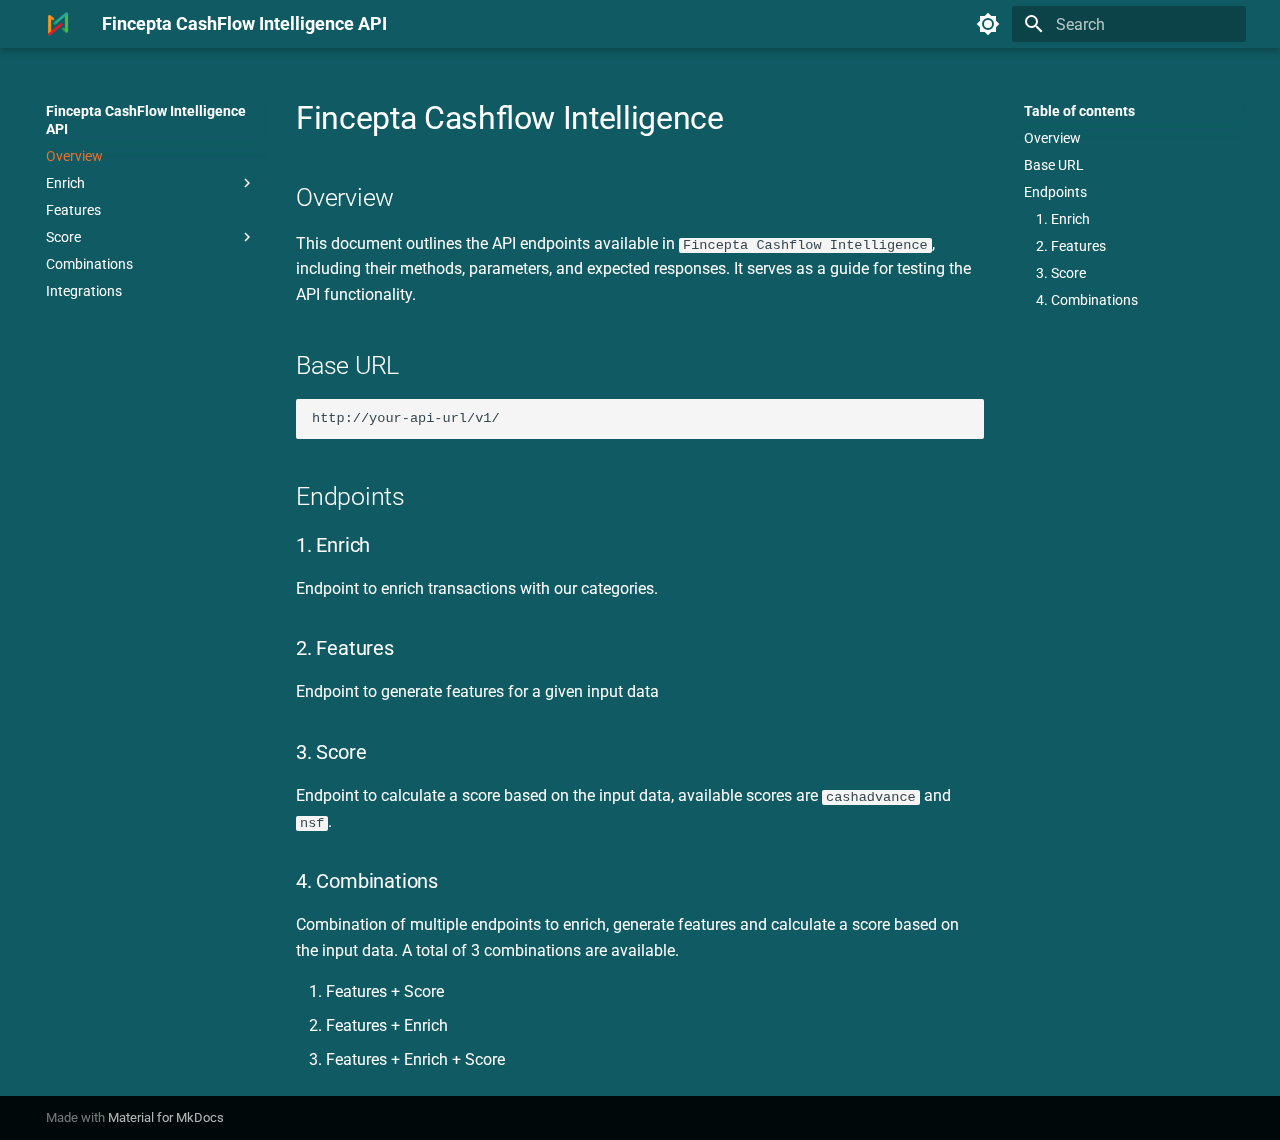
<file: index.html>
<!doctype html>
<html lang="en" class="no-js">
  <head>
    
      <meta charset="utf-8">
      <meta name="viewport" content="width=device-width,initial-scale=1">
      
      
      
      
      
        <link rel="next" href="enrich/">
      
      
      <link rel="icon" href="assets/images/favicon.png">
      <meta name="generator" content="mkdocs-1.6.1, mkdocs-material-9.5.48">
    
    
      
        <title>Fincepta CashFlow Intelligence API</title>
      
    
    
      <link rel="stylesheet" href="assets/stylesheets/main.6f8fc17f.min.css">
      
        
        <link rel="stylesheet" href="assets/stylesheets/palette.06af60db.min.css">
      
      


    
    
      
    
    
      
        
        
        <link rel="preconnect" href="https://fonts.gstatic.com" crossorigin>
        <link rel="stylesheet" href="https://fonts.googleapis.com/css?family=Roboto:300,300i,400,400i,700,700i%7CAttentica+4F:400,400i,700,700i&display=fallback">
        <style>:root{--md-text-font:"Roboto";--md-code-font:"Attentica 4F"}</style>
      
    
    
      <link rel="stylesheet" href="stylesheets/extra.css">
    
    <script>__md_scope=new URL(".",location),__md_hash=e=>[...e].reduce(((e,_)=>(e<<5)-e+_.charCodeAt(0)),0),__md_get=(e,_=localStorage,t=__md_scope)=>JSON.parse(_.getItem(t.pathname+"."+e)),__md_set=(e,_,t=localStorage,a=__md_scope)=>{try{t.setItem(a.pathname+"."+e,JSON.stringify(_))}catch(e){}}</script>
    
      

    
    
    
  </head>
  
  
    
    
      
    
    
    
    
    <body dir="ltr" data-md-color-scheme="fincepta-dark" data-md-color-primary="indigo" data-md-color-accent="indigo">
  
    
    <input class="md-toggle" data-md-toggle="drawer" type="checkbox" id="__drawer" autocomplete="off">
    <input class="md-toggle" data-md-toggle="search" type="checkbox" id="__search" autocomplete="off">
    <label class="md-overlay" for="__drawer"></label>
    <div data-md-component="skip">
      
        
        <a href="#fincepta-cashflow-intelligence" class="md-skip">
          Skip to content
        </a>
      
    </div>
    <div data-md-component="announce">
      
    </div>
    
    
      

  

<header class="md-header md-header--shadow" data-md-component="header">
  <nav class="md-header__inner md-grid" aria-label="Header">
    <a href="." title="Fincepta CashFlow Intelligence API" class="md-header__button md-logo" aria-label="Fincepta CashFlow Intelligence API" data-md-component="logo">
      
  <img src="images/logo.png" alt="logo">

    </a>
    <label class="md-header__button md-icon" for="__drawer">
      
      <svg xmlns="http://www.w3.org/2000/svg" viewBox="0 0 24 24"><path d="M3 6h18v2H3zm0 5h18v2H3zm0 5h18v2H3z"/></svg>
    </label>
    <div class="md-header__title" data-md-component="header-title">
      <div class="md-header__ellipsis">
        <div class="md-header__topic">
          <span class="md-ellipsis">
            Fincepta CashFlow Intelligence API
          </span>
        </div>
        <div class="md-header__topic" data-md-component="header-topic">
          <span class="md-ellipsis">
            
              Overview
            
          </span>
        </div>
      </div>
    </div>
    
      
        <form class="md-header__option" data-md-component="palette">
  
    
    
    
    <input class="md-option" data-md-color-media="" data-md-color-scheme="fincepta-dark" data-md-color-primary="indigo" data-md-color-accent="indigo"  aria-label="Light Mode"  type="radio" name="__palette" id="__palette_0">
    
      <label class="md-header__button md-icon" title="Light Mode" for="__palette_1" hidden>
        <svg xmlns="http://www.w3.org/2000/svg" viewBox="0 0 24 24"><path d="M12 8a4 4 0 0 0-4 4 4 4 0 0 0 4 4 4 4 0 0 0 4-4 4 4 0 0 0-4-4m0 10a6 6 0 0 1-6-6 6 6 0 0 1 6-6 6 6 0 0 1 6 6 6 6 0 0 1-6 6m8-9.31V4h-4.69L12 .69 8.69 4H4v4.69L.69 12 4 15.31V20h4.69L12 23.31 15.31 20H20v-4.69L23.31 12z"/></svg>
      </label>
    
  
    
    
    
    <input class="md-option" data-md-color-media="" data-md-color-scheme="fincepta-light" data-md-color-primary="indigo" data-md-color-accent="indigo"  aria-label="Dark Mode"  type="radio" name="__palette" id="__palette_1">
    
      <label class="md-header__button md-icon" title="Dark Mode" for="__palette_0" hidden>
        <svg xmlns="http://www.w3.org/2000/svg" viewBox="0 0 24 24"><path d="M12 18c-.89 0-1.74-.2-2.5-.55C11.56 16.5 13 14.42 13 12s-1.44-4.5-3.5-5.45C10.26 6.2 11.11 6 12 6a6 6 0 0 1 6 6 6 6 0 0 1-6 6m8-9.31V4h-4.69L12 .69 8.69 4H4v4.69L.69 12 4 15.31V20h4.69L12 23.31 15.31 20H20v-4.69L23.31 12z"/></svg>
      </label>
    
  
</form>
      
    
    
      <script>var palette=__md_get("__palette");if(palette&&palette.color){if("(prefers-color-scheme)"===palette.color.media){var media=matchMedia("(prefers-color-scheme: light)"),input=document.querySelector(media.matches?"[data-md-color-media='(prefers-color-scheme: light)']":"[data-md-color-media='(prefers-color-scheme: dark)']");palette.color.media=input.getAttribute("data-md-color-media"),palette.color.scheme=input.getAttribute("data-md-color-scheme"),palette.color.primary=input.getAttribute("data-md-color-primary"),palette.color.accent=input.getAttribute("data-md-color-accent")}for(var[key,value]of Object.entries(palette.color))document.body.setAttribute("data-md-color-"+key,value)}</script>
    
    
    
      <label class="md-header__button md-icon" for="__search">
        
        <svg xmlns="http://www.w3.org/2000/svg" viewBox="0 0 24 24"><path d="M9.5 3A6.5 6.5 0 0 1 16 9.5c0 1.61-.59 3.09-1.56 4.23l.27.27h.79l5 5-1.5 1.5-5-5v-.79l-.27-.27A6.52 6.52 0 0 1 9.5 16 6.5 6.5 0 0 1 3 9.5 6.5 6.5 0 0 1 9.5 3m0 2C7 5 5 7 5 9.5S7 14 9.5 14 14 12 14 9.5 12 5 9.5 5"/></svg>
      </label>
      <div class="md-search" data-md-component="search" role="dialog">
  <label class="md-search__overlay" for="__search"></label>
  <div class="md-search__inner" role="search">
    <form class="md-search__form" name="search">
      <input type="text" class="md-search__input" name="query" aria-label="Search" placeholder="Search" autocapitalize="off" autocorrect="off" autocomplete="off" spellcheck="false" data-md-component="search-query" required>
      <label class="md-search__icon md-icon" for="__search">
        
        <svg xmlns="http://www.w3.org/2000/svg" viewBox="0 0 24 24"><path d="M9.5 3A6.5 6.5 0 0 1 16 9.5c0 1.61-.59 3.09-1.56 4.23l.27.27h.79l5 5-1.5 1.5-5-5v-.79l-.27-.27A6.52 6.52 0 0 1 9.5 16 6.5 6.5 0 0 1 3 9.5 6.5 6.5 0 0 1 9.5 3m0 2C7 5 5 7 5 9.5S7 14 9.5 14 14 12 14 9.5 12 5 9.5 5"/></svg>
        
        <svg xmlns="http://www.w3.org/2000/svg" viewBox="0 0 24 24"><path d="M20 11v2H8l5.5 5.5-1.42 1.42L4.16 12l7.92-7.92L13.5 5.5 8 11z"/></svg>
      </label>
      <nav class="md-search__options" aria-label="Search">
        
        <button type="reset" class="md-search__icon md-icon" title="Clear" aria-label="Clear" tabindex="-1">
          
          <svg xmlns="http://www.w3.org/2000/svg" viewBox="0 0 24 24"><path d="M19 6.41 17.59 5 12 10.59 6.41 5 5 6.41 10.59 12 5 17.59 6.41 19 12 13.41 17.59 19 19 17.59 13.41 12z"/></svg>
        </button>
      </nav>
      
    </form>
    <div class="md-search__output">
      <div class="md-search__scrollwrap" tabindex="0" data-md-scrollfix>
        <div class="md-search-result" data-md-component="search-result">
          <div class="md-search-result__meta">
            Initializing search
          </div>
          <ol class="md-search-result__list" role="presentation"></ol>
        </div>
      </div>
    </div>
  </div>
</div>
    
    
  </nav>
  
</header>
    
    <div class="md-container" data-md-component="container">
      
      
        
          
        
      
      <main class="md-main" data-md-component="main">
        <div class="md-main__inner md-grid">
          
            
              
              <div class="md-sidebar md-sidebar--primary" data-md-component="sidebar" data-md-type="navigation" >
                <div class="md-sidebar__scrollwrap">
                  <div class="md-sidebar__inner">
                    



<nav class="md-nav md-nav--primary" aria-label="Navigation" data-md-level="0">
  <label class="md-nav__title" for="__drawer">
    <a href="." title="Fincepta CashFlow Intelligence API" class="md-nav__button md-logo" aria-label="Fincepta CashFlow Intelligence API" data-md-component="logo">
      
  <img src="images/logo.png" alt="logo">

    </a>
    Fincepta CashFlow Intelligence API
  </label>
  
  <ul class="md-nav__list" data-md-scrollfix>
    
      
      
  
  
    
  
  
  
    <li class="md-nav__item md-nav__item--active">
      
      <input class="md-nav__toggle md-toggle" type="checkbox" id="__toc">
      
      
        
      
      
        <label class="md-nav__link md-nav__link--active" for="__toc">
          
  
  <span class="md-ellipsis">
    Overview
  </span>
  

          <span class="md-nav__icon md-icon"></span>
        </label>
      
      <a href="." class="md-nav__link md-nav__link--active">
        
  
  <span class="md-ellipsis">
    Overview
  </span>
  

      </a>
      
        

<nav class="md-nav md-nav--secondary" aria-label="Table of contents">
  
  
  
    
  
  
    <label class="md-nav__title" for="__toc">
      <span class="md-nav__icon md-icon"></span>
      Table of contents
    </label>
    <ul class="md-nav__list" data-md-component="toc" data-md-scrollfix>
      
        <li class="md-nav__item">
  <a href="#overview" class="md-nav__link">
    <span class="md-ellipsis">
      Overview
    </span>
  </a>
  
</li>
      
        <li class="md-nav__item">
  <a href="#base-url" class="md-nav__link">
    <span class="md-ellipsis">
      Base URL
    </span>
  </a>
  
</li>
      
        <li class="md-nav__item">
  <a href="#endpoints" class="md-nav__link">
    <span class="md-ellipsis">
      Endpoints
    </span>
  </a>
  
    <nav class="md-nav" aria-label="Endpoints">
      <ul class="md-nav__list">
        
          <li class="md-nav__item">
  <a href="#1-enrich" class="md-nav__link">
    <span class="md-ellipsis">
      1. Enrich
    </span>
  </a>
  
</li>
        
          <li class="md-nav__item">
  <a href="#2-features" class="md-nav__link">
    <span class="md-ellipsis">
      2. Features
    </span>
  </a>
  
</li>
        
          <li class="md-nav__item">
  <a href="#3-score" class="md-nav__link">
    <span class="md-ellipsis">
      3. Score
    </span>
  </a>
  
</li>
        
          <li class="md-nav__item">
  <a href="#4-combinations" class="md-nav__link">
    <span class="md-ellipsis">
      4. Combinations
    </span>
  </a>
  
</li>
        
      </ul>
    </nav>
  
</li>
      
    </ul>
  
</nav>
      
    </li>
  

    
      
      
  
  
  
  
    
    
      
        
      
        
      
        
      
        
      
    
    
    
      
        
        
      
    
    <li class="md-nav__item md-nav__item--pruned md-nav__item--nested">
      
        
  
  
    <a href="enrich/" class="md-nav__link">
      
  
  <span class="md-ellipsis">
    Enrich
  </span>
  

      
        <span class="md-nav__icon md-icon"></span>
      
    </a>
  

      
    </li>
  

    
      
      
  
  
  
  
    <li class="md-nav__item">
      <a href="features/" class="md-nav__link">
        
  
  <span class="md-ellipsis">
    Features
  </span>
  

      </a>
    </li>
  

    
      
      
  
  
  
  
    
    
      
        
      
        
      
        
      
    
    
    
      
        
        
      
    
    <li class="md-nav__item md-nav__item--pruned md-nav__item--nested">
      
        
  
  
    <a href="score/" class="md-nav__link">
      
  
  <span class="md-ellipsis">
    Score
  </span>
  

      
        <span class="md-nav__icon md-icon"></span>
      
    </a>
  

      
    </li>
  

    
      
      
  
  
  
  
    <li class="md-nav__item">
      <a href="combinations/" class="md-nav__link">
        
  
  <span class="md-ellipsis">
    Combinations
  </span>
  

      </a>
    </li>
  

    
      
      
  
  
  
  
    <li class="md-nav__item">
      <a href="integrations/" class="md-nav__link">
        
  
  <span class="md-ellipsis">
    Integrations
  </span>
  

      </a>
    </li>
  

    
  </ul>
</nav>
                  </div>
                </div>
              </div>
            
            
              
              <div class="md-sidebar md-sidebar--secondary" data-md-component="sidebar" data-md-type="toc" >
                <div class="md-sidebar__scrollwrap">
                  <div class="md-sidebar__inner">
                    

<nav class="md-nav md-nav--secondary" aria-label="Table of contents">
  
  
  
    
  
  
    <label class="md-nav__title" for="__toc">
      <span class="md-nav__icon md-icon"></span>
      Table of contents
    </label>
    <ul class="md-nav__list" data-md-component="toc" data-md-scrollfix>
      
        <li class="md-nav__item">
  <a href="#overview" class="md-nav__link">
    <span class="md-ellipsis">
      Overview
    </span>
  </a>
  
</li>
      
        <li class="md-nav__item">
  <a href="#base-url" class="md-nav__link">
    <span class="md-ellipsis">
      Base URL
    </span>
  </a>
  
</li>
      
        <li class="md-nav__item">
  <a href="#endpoints" class="md-nav__link">
    <span class="md-ellipsis">
      Endpoints
    </span>
  </a>
  
    <nav class="md-nav" aria-label="Endpoints">
      <ul class="md-nav__list">
        
          <li class="md-nav__item">
  <a href="#1-enrich" class="md-nav__link">
    <span class="md-ellipsis">
      1. Enrich
    </span>
  </a>
  
</li>
        
          <li class="md-nav__item">
  <a href="#2-features" class="md-nav__link">
    <span class="md-ellipsis">
      2. Features
    </span>
  </a>
  
</li>
        
          <li class="md-nav__item">
  <a href="#3-score" class="md-nav__link">
    <span class="md-ellipsis">
      3. Score
    </span>
  </a>
  
</li>
        
          <li class="md-nav__item">
  <a href="#4-combinations" class="md-nav__link">
    <span class="md-ellipsis">
      4. Combinations
    </span>
  </a>
  
</li>
        
      </ul>
    </nav>
  
</li>
      
    </ul>
  
</nav>
                  </div>
                </div>
              </div>
            
          
          
            <div class="md-content" data-md-component="content">
              <article class="md-content__inner md-typeset">
                
                  


<h1 id="fincepta-cashflow-intelligence"><strong>Fincepta Cashflow Intelligence</strong></h1>
<h2 id="overview">Overview</h2>
<p>This document outlines the API endpoints available in <code>Fincepta Cashflow Intelligence</code>, including their methods, parameters, and expected responses. It serves as a guide for testing the API functionality.</p>
<h2 id="base-url">Base URL</h2>
<pre><code>http://your-api-url/v1/
</code></pre>
<h2 id="endpoints">Endpoints</h2>
<h3 id="1-enrich">1. Enrich</h3>
<p>Endpoint to enrich transactions with our categories.</p>
<h3 id="2-features">2. Features</h3>
<p>Endpoint to generate features for a given input data</p>
<h3 id="3-score">3. Score</h3>
<p>Endpoint to calculate a score based on the input data, available scores are <code>cashadvance</code> and <code>nsf</code>.</p>
<h3 id="4-combinations">4. Combinations</h3>
<p>Combination of multiple endpoints to enrich, generate features and calculate a score based on the input data. A total of 3 combinations are available.</p>
<ol>
<li>Features + Score</li>
<li>Features + Enrich</li>
<li>Features + Enrich + Score</li>
</ol>












                
              </article>
            </div>
          
          
<script>var target=document.getElementById(location.hash.slice(1));target&&target.name&&(target.checked=target.name.startsWith("__tabbed_"))</script>
        </div>
        
      </main>
      
        <footer class="md-footer">
  
  <div class="md-footer-meta md-typeset">
    <div class="md-footer-meta__inner md-grid">
      <div class="md-copyright">
  
  
    Made with
    <a href="https://squidfunk.github.io/mkdocs-material/" target="_blank" rel="noopener">
      Material for MkDocs
    </a>
  
</div>
      
    </div>
  </div>
</footer>
      
    </div>
    <div class="md-dialog" data-md-component="dialog">
      <div class="md-dialog__inner md-typeset"></div>
    </div>
    
    
    <script id="__config" type="application/json">{"base": ".", "features": ["search", "navigation.tracking", "navigation.indexes", "navigation.prune"], "search": "assets/javascripts/workers/search.6ce7567c.min.js", "translations": {"clipboard.copied": "Copied to clipboard", "clipboard.copy": "Copy to clipboard", "search.result.more.one": "1 more on this page", "search.result.more.other": "# more on this page", "search.result.none": "No matching documents", "search.result.one": "1 matching document", "search.result.other": "# matching documents", "search.result.placeholder": "Type to start searching", "search.result.term.missing": "Missing", "select.version": "Select version"}}</script>
    
    
      <script src="assets/javascripts/bundle.83f73b43.min.js"></script>
      
    
  </body>
</html>
</file>
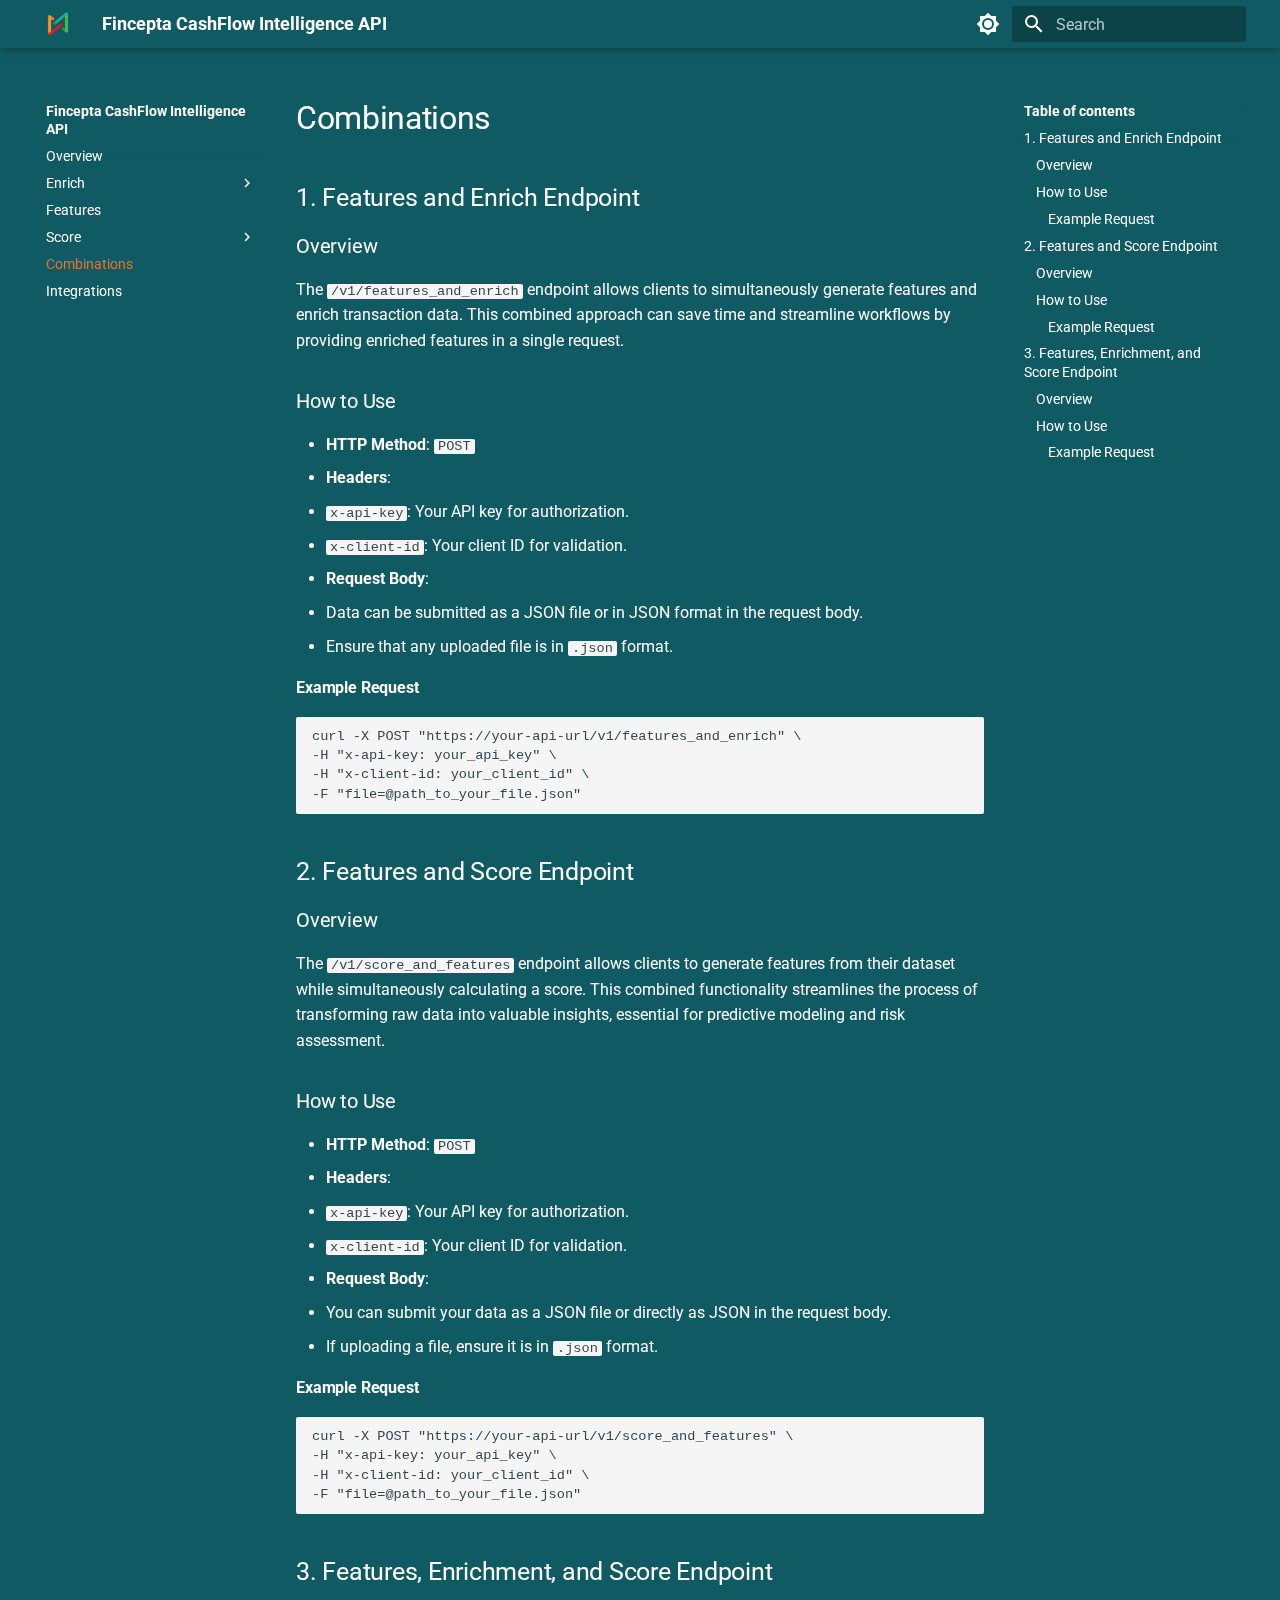
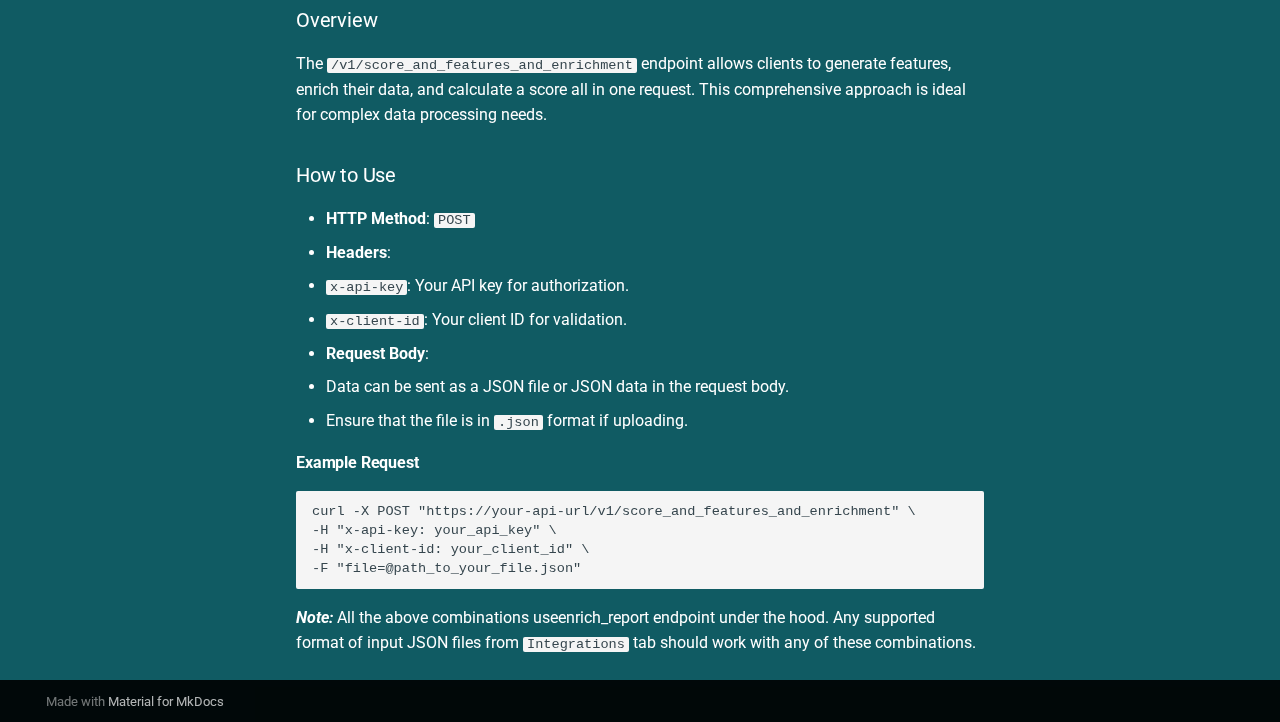
<file: combinations/index.html>
<!doctype html>
<html lang="en" class="no-js">
  <head>
    
      <meta charset="utf-8">
      <meta name="viewport" content="width=device-width,initial-scale=1">
      
      
      
      
        <link rel="prev" href="../models/nsfscore/">
      
      
        <link rel="next" href="../integrations/">
      
      
      <link rel="icon" href="../assets/images/favicon.png">
      <meta name="generator" content="mkdocs-1.6.1, mkdocs-material-9.5.48">
    
    
      
        <title>Combinations - Fincepta CashFlow Intelligence API</title>
      
    
    
      <link rel="stylesheet" href="../assets/stylesheets/main.6f8fc17f.min.css">
      
        
        <link rel="stylesheet" href="../assets/stylesheets/palette.06af60db.min.css">
      
      


    
    
      
    
    
      
        
        
        <link rel="preconnect" href="https://fonts.gstatic.com" crossorigin>
        <link rel="stylesheet" href="https://fonts.googleapis.com/css?family=Roboto:300,300i,400,400i,700,700i%7CAttentica+4F:400,400i,700,700i&display=fallback">
        <style>:root{--md-text-font:"Roboto";--md-code-font:"Attentica 4F"}</style>
      
    
    
      <link rel="stylesheet" href="../stylesheets/extra.css">
    
    <script>__md_scope=new URL("..",location),__md_hash=e=>[...e].reduce(((e,_)=>(e<<5)-e+_.charCodeAt(0)),0),__md_get=(e,_=localStorage,t=__md_scope)=>JSON.parse(_.getItem(t.pathname+"."+e)),__md_set=(e,_,t=localStorage,a=__md_scope)=>{try{t.setItem(a.pathname+"."+e,JSON.stringify(_))}catch(e){}}</script>
    
      

    
    
    
  </head>
  
  
    
    
      
    
    
    
    
    <body dir="ltr" data-md-color-scheme="fincepta-dark" data-md-color-primary="indigo" data-md-color-accent="indigo">
  
    
    <input class="md-toggle" data-md-toggle="drawer" type="checkbox" id="__drawer" autocomplete="off">
    <input class="md-toggle" data-md-toggle="search" type="checkbox" id="__search" autocomplete="off">
    <label class="md-overlay" for="__drawer"></label>
    <div data-md-component="skip">
      
        
        <a href="#combinations" class="md-skip">
          Skip to content
        </a>
      
    </div>
    <div data-md-component="announce">
      
    </div>
    
    
      

  

<header class="md-header md-header--shadow" data-md-component="header">
  <nav class="md-header__inner md-grid" aria-label="Header">
    <a href=".." title="Fincepta CashFlow Intelligence API" class="md-header__button md-logo" aria-label="Fincepta CashFlow Intelligence API" data-md-component="logo">
      
  <img src="../images/logo.png" alt="logo">

    </a>
    <label class="md-header__button md-icon" for="__drawer">
      
      <svg xmlns="http://www.w3.org/2000/svg" viewBox="0 0 24 24"><path d="M3 6h18v2H3zm0 5h18v2H3zm0 5h18v2H3z"/></svg>
    </label>
    <div class="md-header__title" data-md-component="header-title">
      <div class="md-header__ellipsis">
        <div class="md-header__topic">
          <span class="md-ellipsis">
            Fincepta CashFlow Intelligence API
          </span>
        </div>
        <div class="md-header__topic" data-md-component="header-topic">
          <span class="md-ellipsis">
            
              Combinations
            
          </span>
        </div>
      </div>
    </div>
    
      
        <form class="md-header__option" data-md-component="palette">
  
    
    
    
    <input class="md-option" data-md-color-media="" data-md-color-scheme="fincepta-dark" data-md-color-primary="indigo" data-md-color-accent="indigo"  aria-label="Light Mode"  type="radio" name="__palette" id="__palette_0">
    
      <label class="md-header__button md-icon" title="Light Mode" for="__palette_1" hidden>
        <svg xmlns="http://www.w3.org/2000/svg" viewBox="0 0 24 24"><path d="M12 8a4 4 0 0 0-4 4 4 4 0 0 0 4 4 4 4 0 0 0 4-4 4 4 0 0 0-4-4m0 10a6 6 0 0 1-6-6 6 6 0 0 1 6-6 6 6 0 0 1 6 6 6 6 0 0 1-6 6m8-9.31V4h-4.69L12 .69 8.69 4H4v4.69L.69 12 4 15.31V20h4.69L12 23.31 15.31 20H20v-4.69L23.31 12z"/></svg>
      </label>
    
  
    
    
    
    <input class="md-option" data-md-color-media="" data-md-color-scheme="fincepta-light" data-md-color-primary="indigo" data-md-color-accent="indigo"  aria-label="Dark Mode"  type="radio" name="__palette" id="__palette_1">
    
      <label class="md-header__button md-icon" title="Dark Mode" for="__palette_0" hidden>
        <svg xmlns="http://www.w3.org/2000/svg" viewBox="0 0 24 24"><path d="M12 18c-.89 0-1.74-.2-2.5-.55C11.56 16.5 13 14.42 13 12s-1.44-4.5-3.5-5.45C10.26 6.2 11.11 6 12 6a6 6 0 0 1 6 6 6 6 0 0 1-6 6m8-9.31V4h-4.69L12 .69 8.69 4H4v4.69L.69 12 4 15.31V20h4.69L12 23.31 15.31 20H20v-4.69L23.31 12z"/></svg>
      </label>
    
  
</form>
      
    
    
      <script>var palette=__md_get("__palette");if(palette&&palette.color){if("(prefers-color-scheme)"===palette.color.media){var media=matchMedia("(prefers-color-scheme: light)"),input=document.querySelector(media.matches?"[data-md-color-media='(prefers-color-scheme: light)']":"[data-md-color-media='(prefers-color-scheme: dark)']");palette.color.media=input.getAttribute("data-md-color-media"),palette.color.scheme=input.getAttribute("data-md-color-scheme"),palette.color.primary=input.getAttribute("data-md-color-primary"),palette.color.accent=input.getAttribute("data-md-color-accent")}for(var[key,value]of Object.entries(palette.color))document.body.setAttribute("data-md-color-"+key,value)}</script>
    
    
    
      <label class="md-header__button md-icon" for="__search">
        
        <svg xmlns="http://www.w3.org/2000/svg" viewBox="0 0 24 24"><path d="M9.5 3A6.5 6.5 0 0 1 16 9.5c0 1.61-.59 3.09-1.56 4.23l.27.27h.79l5 5-1.5 1.5-5-5v-.79l-.27-.27A6.52 6.52 0 0 1 9.5 16 6.5 6.5 0 0 1 3 9.5 6.5 6.5 0 0 1 9.5 3m0 2C7 5 5 7 5 9.5S7 14 9.5 14 14 12 14 9.5 12 5 9.5 5"/></svg>
      </label>
      <div class="md-search" data-md-component="search" role="dialog">
  <label class="md-search__overlay" for="__search"></label>
  <div class="md-search__inner" role="search">
    <form class="md-search__form" name="search">
      <input type="text" class="md-search__input" name="query" aria-label="Search" placeholder="Search" autocapitalize="off" autocorrect="off" autocomplete="off" spellcheck="false" data-md-component="search-query" required>
      <label class="md-search__icon md-icon" for="__search">
        
        <svg xmlns="http://www.w3.org/2000/svg" viewBox="0 0 24 24"><path d="M9.5 3A6.5 6.5 0 0 1 16 9.5c0 1.61-.59 3.09-1.56 4.23l.27.27h.79l5 5-1.5 1.5-5-5v-.79l-.27-.27A6.52 6.52 0 0 1 9.5 16 6.5 6.5 0 0 1 3 9.5 6.5 6.5 0 0 1 9.5 3m0 2C7 5 5 7 5 9.5S7 14 9.5 14 14 12 14 9.5 12 5 9.5 5"/></svg>
        
        <svg xmlns="http://www.w3.org/2000/svg" viewBox="0 0 24 24"><path d="M20 11v2H8l5.5 5.5-1.42 1.42L4.16 12l7.92-7.92L13.5 5.5 8 11z"/></svg>
      </label>
      <nav class="md-search__options" aria-label="Search">
        
        <button type="reset" class="md-search__icon md-icon" title="Clear" aria-label="Clear" tabindex="-1">
          
          <svg xmlns="http://www.w3.org/2000/svg" viewBox="0 0 24 24"><path d="M19 6.41 17.59 5 12 10.59 6.41 5 5 6.41 10.59 12 5 17.59 6.41 19 12 13.41 17.59 19 19 17.59 13.41 12z"/></svg>
        </button>
      </nav>
      
    </form>
    <div class="md-search__output">
      <div class="md-search__scrollwrap" tabindex="0" data-md-scrollfix>
        <div class="md-search-result" data-md-component="search-result">
          <div class="md-search-result__meta">
            Initializing search
          </div>
          <ol class="md-search-result__list" role="presentation"></ol>
        </div>
      </div>
    </div>
  </div>
</div>
    
    
  </nav>
  
</header>
    
    <div class="md-container" data-md-component="container">
      
      
        
          
        
      
      <main class="md-main" data-md-component="main">
        <div class="md-main__inner md-grid">
          
            
              
              <div class="md-sidebar md-sidebar--primary" data-md-component="sidebar" data-md-type="navigation" >
                <div class="md-sidebar__scrollwrap">
                  <div class="md-sidebar__inner">
                    



<nav class="md-nav md-nav--primary" aria-label="Navigation" data-md-level="0">
  <label class="md-nav__title" for="__drawer">
    <a href=".." title="Fincepta CashFlow Intelligence API" class="md-nav__button md-logo" aria-label="Fincepta CashFlow Intelligence API" data-md-component="logo">
      
  <img src="../images/logo.png" alt="logo">

    </a>
    Fincepta CashFlow Intelligence API
  </label>
  
  <ul class="md-nav__list" data-md-scrollfix>
    
      
      
  
  
  
  
    <li class="md-nav__item">
      <a href=".." class="md-nav__link">
        
  
  <span class="md-ellipsis">
    Overview
  </span>
  

      </a>
    </li>
  

    
      
      
  
  
  
  
    
    
      
        
      
        
      
        
      
        
      
    
    
    
      
        
        
      
    
    <li class="md-nav__item md-nav__item--pruned md-nav__item--nested">
      
        
  
  
    <a href="../enrich/" class="md-nav__link">
      
  
  <span class="md-ellipsis">
    Enrich
  </span>
  

      
        <span class="md-nav__icon md-icon"></span>
      
    </a>
  

      
    </li>
  

    
      
      
  
  
  
  
    <li class="md-nav__item">
      <a href="../features/" class="md-nav__link">
        
  
  <span class="md-ellipsis">
    Features
  </span>
  

      </a>
    </li>
  

    
      
      
  
  
  
  
    
    
      
        
      
        
      
        
      
    
    
    
      
        
        
      
    
    <li class="md-nav__item md-nav__item--pruned md-nav__item--nested">
      
        
  
  
    <a href="../score/" class="md-nav__link">
      
  
  <span class="md-ellipsis">
    Score
  </span>
  

      
        <span class="md-nav__icon md-icon"></span>
      
    </a>
  

      
    </li>
  

    
      
      
  
  
    
  
  
  
    <li class="md-nav__item md-nav__item--active">
      
      <input class="md-nav__toggle md-toggle" type="checkbox" id="__toc">
      
      
        
      
      
        <label class="md-nav__link md-nav__link--active" for="__toc">
          
  
  <span class="md-ellipsis">
    Combinations
  </span>
  

          <span class="md-nav__icon md-icon"></span>
        </label>
      
      <a href="./" class="md-nav__link md-nav__link--active">
        
  
  <span class="md-ellipsis">
    Combinations
  </span>
  

      </a>
      
        

<nav class="md-nav md-nav--secondary" aria-label="Table of contents">
  
  
  
    
  
  
    <label class="md-nav__title" for="__toc">
      <span class="md-nav__icon md-icon"></span>
      Table of contents
    </label>
    <ul class="md-nav__list" data-md-component="toc" data-md-scrollfix>
      
        <li class="md-nav__item">
  <a href="#1-features-and-enrich-endpoint" class="md-nav__link">
    <span class="md-ellipsis">
      1. Features and Enrich Endpoint
    </span>
  </a>
  
    <nav class="md-nav" aria-label="1. Features and Enrich Endpoint">
      <ul class="md-nav__list">
        
          <li class="md-nav__item">
  <a href="#overview" class="md-nav__link">
    <span class="md-ellipsis">
      Overview
    </span>
  </a>
  
</li>
        
          <li class="md-nav__item">
  <a href="#how-to-use" class="md-nav__link">
    <span class="md-ellipsis">
      How to Use
    </span>
  </a>
  
    <nav class="md-nav" aria-label="How to Use">
      <ul class="md-nav__list">
        
          <li class="md-nav__item">
  <a href="#example-request" class="md-nav__link">
    <span class="md-ellipsis">
      Example Request
    </span>
  </a>
  
</li>
        
      </ul>
    </nav>
  
</li>
        
      </ul>
    </nav>
  
</li>
      
        <li class="md-nav__item">
  <a href="#2-features-and-score-endpoint" class="md-nav__link">
    <span class="md-ellipsis">
      2. Features and Score Endpoint
    </span>
  </a>
  
    <nav class="md-nav" aria-label="2. Features and Score Endpoint">
      <ul class="md-nav__list">
        
          <li class="md-nav__item">
  <a href="#overview_1" class="md-nav__link">
    <span class="md-ellipsis">
      Overview
    </span>
  </a>
  
</li>
        
          <li class="md-nav__item">
  <a href="#how-to-use_1" class="md-nav__link">
    <span class="md-ellipsis">
      How to Use
    </span>
  </a>
  
    <nav class="md-nav" aria-label="How to Use">
      <ul class="md-nav__list">
        
          <li class="md-nav__item">
  <a href="#example-request_1" class="md-nav__link">
    <span class="md-ellipsis">
      Example Request
    </span>
  </a>
  
</li>
        
      </ul>
    </nav>
  
</li>
        
      </ul>
    </nav>
  
</li>
      
        <li class="md-nav__item">
  <a href="#3-features-enrichment-and-score-endpoint" class="md-nav__link">
    <span class="md-ellipsis">
      3. Features, Enrichment, and Score Endpoint
    </span>
  </a>
  
    <nav class="md-nav" aria-label="3. Features, Enrichment, and Score Endpoint">
      <ul class="md-nav__list">
        
          <li class="md-nav__item">
  <a href="#overview_2" class="md-nav__link">
    <span class="md-ellipsis">
      Overview
    </span>
  </a>
  
</li>
        
          <li class="md-nav__item">
  <a href="#how-to-use_2" class="md-nav__link">
    <span class="md-ellipsis">
      How to Use
    </span>
  </a>
  
    <nav class="md-nav" aria-label="How to Use">
      <ul class="md-nav__list">
        
          <li class="md-nav__item">
  <a href="#example-request_2" class="md-nav__link">
    <span class="md-ellipsis">
      Example Request
    </span>
  </a>
  
</li>
        
      </ul>
    </nav>
  
</li>
        
      </ul>
    </nav>
  
</li>
      
    </ul>
  
</nav>
      
    </li>
  

    
      
      
  
  
  
  
    <li class="md-nav__item">
      <a href="../integrations/" class="md-nav__link">
        
  
  <span class="md-ellipsis">
    Integrations
  </span>
  

      </a>
    </li>
  

    
  </ul>
</nav>
                  </div>
                </div>
              </div>
            
            
              
              <div class="md-sidebar md-sidebar--secondary" data-md-component="sidebar" data-md-type="toc" >
                <div class="md-sidebar__scrollwrap">
                  <div class="md-sidebar__inner">
                    

<nav class="md-nav md-nav--secondary" aria-label="Table of contents">
  
  
  
    
  
  
    <label class="md-nav__title" for="__toc">
      <span class="md-nav__icon md-icon"></span>
      Table of contents
    </label>
    <ul class="md-nav__list" data-md-component="toc" data-md-scrollfix>
      
        <li class="md-nav__item">
  <a href="#1-features-and-enrich-endpoint" class="md-nav__link">
    <span class="md-ellipsis">
      1. Features and Enrich Endpoint
    </span>
  </a>
  
    <nav class="md-nav" aria-label="1. Features and Enrich Endpoint">
      <ul class="md-nav__list">
        
          <li class="md-nav__item">
  <a href="#overview" class="md-nav__link">
    <span class="md-ellipsis">
      Overview
    </span>
  </a>
  
</li>
        
          <li class="md-nav__item">
  <a href="#how-to-use" class="md-nav__link">
    <span class="md-ellipsis">
      How to Use
    </span>
  </a>
  
    <nav class="md-nav" aria-label="How to Use">
      <ul class="md-nav__list">
        
          <li class="md-nav__item">
  <a href="#example-request" class="md-nav__link">
    <span class="md-ellipsis">
      Example Request
    </span>
  </a>
  
</li>
        
      </ul>
    </nav>
  
</li>
        
      </ul>
    </nav>
  
</li>
      
        <li class="md-nav__item">
  <a href="#2-features-and-score-endpoint" class="md-nav__link">
    <span class="md-ellipsis">
      2. Features and Score Endpoint
    </span>
  </a>
  
    <nav class="md-nav" aria-label="2. Features and Score Endpoint">
      <ul class="md-nav__list">
        
          <li class="md-nav__item">
  <a href="#overview_1" class="md-nav__link">
    <span class="md-ellipsis">
      Overview
    </span>
  </a>
  
</li>
        
          <li class="md-nav__item">
  <a href="#how-to-use_1" class="md-nav__link">
    <span class="md-ellipsis">
      How to Use
    </span>
  </a>
  
    <nav class="md-nav" aria-label="How to Use">
      <ul class="md-nav__list">
        
          <li class="md-nav__item">
  <a href="#example-request_1" class="md-nav__link">
    <span class="md-ellipsis">
      Example Request
    </span>
  </a>
  
</li>
        
      </ul>
    </nav>
  
</li>
        
      </ul>
    </nav>
  
</li>
      
        <li class="md-nav__item">
  <a href="#3-features-enrichment-and-score-endpoint" class="md-nav__link">
    <span class="md-ellipsis">
      3. Features, Enrichment, and Score Endpoint
    </span>
  </a>
  
    <nav class="md-nav" aria-label="3. Features, Enrichment, and Score Endpoint">
      <ul class="md-nav__list">
        
          <li class="md-nav__item">
  <a href="#overview_2" class="md-nav__link">
    <span class="md-ellipsis">
      Overview
    </span>
  </a>
  
</li>
        
          <li class="md-nav__item">
  <a href="#how-to-use_2" class="md-nav__link">
    <span class="md-ellipsis">
      How to Use
    </span>
  </a>
  
    <nav class="md-nav" aria-label="How to Use">
      <ul class="md-nav__list">
        
          <li class="md-nav__item">
  <a href="#example-request_2" class="md-nav__link">
    <span class="md-ellipsis">
      Example Request
    </span>
  </a>
  
</li>
        
      </ul>
    </nav>
  
</li>
        
      </ul>
    </nav>
  
</li>
      
    </ul>
  
</nav>
                  </div>
                </div>
              </div>
            
          
          
            <div class="md-content" data-md-component="content">
              <article class="md-content__inner md-typeset">
                
                  


<h1 id="combinations"><strong>Combinations</strong></h1>
<h2 id="1-features-and-enrich-endpoint"><strong>1. Features and Enrich Endpoint</strong></h2>
<h3 id="overview">Overview</h3>
<p>The <code>/v1/features_and_enrich</code> endpoint allows clients to simultaneously generate features and enrich transaction data. This combined approach can save time and streamline workflows by providing enriched features in a single request.</p>
<h3 id="how-to-use">How to Use</h3>
<ul>
<li><strong>HTTP Method</strong>: <code>POST</code></li>
<li><strong>Headers</strong>:</li>
<li><code>x-api-key</code>: Your API key for authorization.</li>
<li>
<p><code>x-client-id</code>: Your client ID for validation.</p>
</li>
<li>
<p><strong>Request Body</strong>:</p>
</li>
<li>Data can be submitted as a JSON file or in JSON format in the request body.</li>
<li>Ensure that any uploaded file is in <code>.json</code> format.</li>
</ul>
<h4 id="example-request">Example Request</h4>
<pre><code class="language-bash">curl -X POST &quot;https://your-api-url/v1/features_and_enrich&quot; \
-H &quot;x-api-key: your_api_key&quot; \
-H &quot;x-client-id: your_client_id&quot; \
-F &quot;file=@path_to_your_file.json&quot;
</code></pre>
<h2 id="2-features-and-score-endpoint"><strong>2. Features and Score Endpoint</strong></h2>
<h3 id="overview_1">Overview</h3>
<p>The <code>/v1/score_and_features</code> endpoint allows clients to generate features from their dataset while simultaneously calculating a score. This combined functionality streamlines the process of transforming raw data into valuable insights, essential for predictive modeling and risk assessment.</p>
<h3 id="how-to-use_1">How to Use</h3>
<ul>
<li><strong>HTTP Method</strong>: <code>POST</code></li>
<li><strong>Headers</strong>:</li>
<li><code>x-api-key</code>: Your API key for authorization.</li>
<li>
<p><code>x-client-id</code>: Your client ID for validation.</p>
</li>
<li>
<p><strong>Request Body</strong>:</p>
</li>
<li>You can submit your data as a JSON file or directly as JSON in the request body.</li>
<li>If uploading a file, ensure it is in <code>.json</code> format.</li>
</ul>
<h4 id="example-request_1">Example Request</h4>
<pre><code class="language-bash">curl -X POST &quot;https://your-api-url/v1/score_and_features&quot; \
-H &quot;x-api-key: your_api_key&quot; \
-H &quot;x-client-id: your_client_id&quot; \
-F &quot;file=@path_to_your_file.json&quot;
</code></pre>
<h2 id="3-features-enrichment-and-score-endpoint"><strong>3. Features, Enrichment, and Score Endpoint</strong></h2>
<h3 id="overview_2">Overview</h3>
<p>The <code>/v1/score_and_features_and_enrichment</code> endpoint allows clients to generate features, enrich their data, and calculate a score all in one request. This comprehensive approach is ideal for complex data processing needs.</p>
<h3 id="how-to-use_2">How to Use</h3>
<ul>
<li><strong>HTTP Method</strong>: <code>POST</code></li>
<li><strong>Headers</strong>:</li>
<li><code>x-api-key</code>: Your API key for authorization.</li>
<li>
<p><code>x-client-id</code>: Your client ID for validation.</p>
</li>
<li>
<p><strong>Request Body</strong>:</p>
</li>
<li>Data can be sent as a JSON file or JSON data in the request body.</li>
<li>Ensure that the file is in <code>.json</code> format if uploading.</li>
</ul>
<h4 id="example-request_2">Example Request</h4>
<pre><code class="language-bash">curl -X POST &quot;https://your-api-url/v1/score_and_features_and_enrichment&quot; \
-H &quot;x-api-key: your_api_key&quot; \
-H &quot;x-client-id: your_client_id&quot; \
-F &quot;file=@path_to_your_file.json&quot;
</code></pre>
<p><strong><em>Note:</em></strong> All the above combinations useenrich_report endpoint under the hood. Any supported format of input JSON files from <code>Integrations</code> tab should work with any of these combinations.</p>












                
              </article>
            </div>
          
          
<script>var target=document.getElementById(location.hash.slice(1));target&&target.name&&(target.checked=target.name.startsWith("__tabbed_"))</script>
        </div>
        
      </main>
      
        <footer class="md-footer">
  
  <div class="md-footer-meta md-typeset">
    <div class="md-footer-meta__inner md-grid">
      <div class="md-copyright">
  
  
    Made with
    <a href="https://squidfunk.github.io/mkdocs-material/" target="_blank" rel="noopener">
      Material for MkDocs
    </a>
  
</div>
      
    </div>
  </div>
</footer>
      
    </div>
    <div class="md-dialog" data-md-component="dialog">
      <div class="md-dialog__inner md-typeset"></div>
    </div>
    
    
    <script id="__config" type="application/json">{"base": "..", "features": ["search", "navigation.tracking", "navigation.indexes", "navigation.prune"], "search": "../assets/javascripts/workers/search.6ce7567c.min.js", "translations": {"clipboard.copied": "Copied to clipboard", "clipboard.copy": "Copy to clipboard", "search.result.more.one": "1 more on this page", "search.result.more.other": "# more on this page", "search.result.none": "No matching documents", "search.result.one": "1 matching document", "search.result.other": "# matching documents", "search.result.placeholder": "Type to start searching", "search.result.term.missing": "Missing", "select.version": "Select version"}}</script>
    
    
      <script src="../assets/javascripts/bundle.83f73b43.min.js"></script>
      
    
  </body>
</html>
</file>
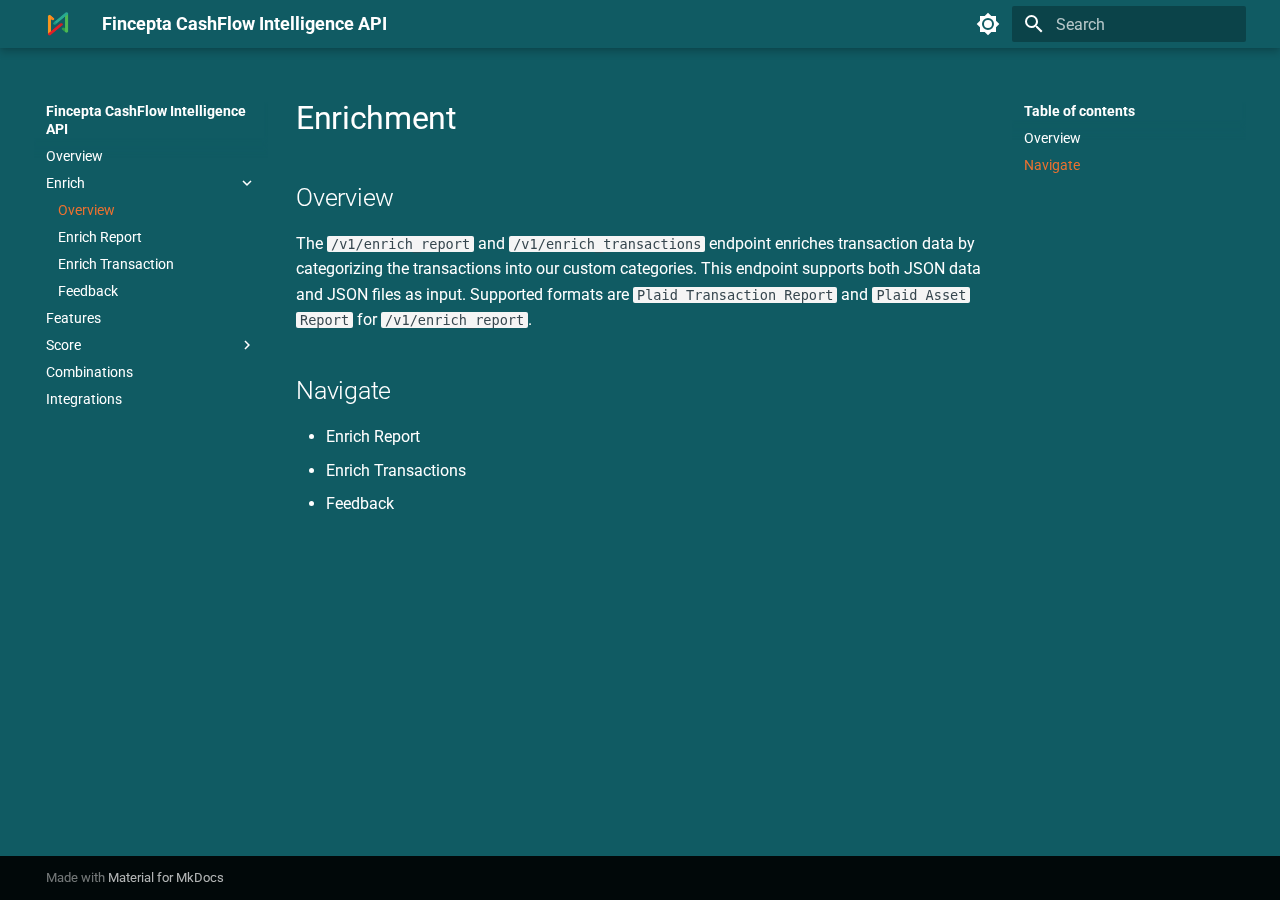
<file: enrich/index.html>
<!doctype html>
<html lang="en" class="no-js">
  <head>
    
      <meta charset="utf-8">
      <meta name="viewport" content="width=device-width,initial-scale=1">
      
      
      
      
        <link rel="prev" href="..">
      
      
        <link rel="next" href="../enrich_report/">
      
      
      <link rel="icon" href="../assets/images/favicon.png">
      <meta name="generator" content="mkdocs-1.6.1, mkdocs-material-9.5.48">
    
    
      
        <title>Overview - Fincepta CashFlow Intelligence API</title>
      
    
    
      <link rel="stylesheet" href="../assets/stylesheets/main.6f8fc17f.min.css">
      
        
        <link rel="stylesheet" href="../assets/stylesheets/palette.06af60db.min.css">
      
      


    
    
      
    
    
      
        
        
        <link rel="preconnect" href="https://fonts.gstatic.com" crossorigin>
        <link rel="stylesheet" href="https://fonts.googleapis.com/css?family=Roboto:300,300i,400,400i,700,700i%7CAttentica+4F:400,400i,700,700i&display=fallback">
        <style>:root{--md-text-font:"Roboto";--md-code-font:"Attentica 4F"}</style>
      
    
    
      <link rel="stylesheet" href="../stylesheets/extra.css">
    
    <script>__md_scope=new URL("..",location),__md_hash=e=>[...e].reduce(((e,_)=>(e<<5)-e+_.charCodeAt(0)),0),__md_get=(e,_=localStorage,t=__md_scope)=>JSON.parse(_.getItem(t.pathname+"."+e)),__md_set=(e,_,t=localStorage,a=__md_scope)=>{try{t.setItem(a.pathname+"."+e,JSON.stringify(_))}catch(e){}}</script>
    
      

    
    
    
  </head>
  
  
    
    
      
    
    
    
    
    <body dir="ltr" data-md-color-scheme="fincepta-dark" data-md-color-primary="indigo" data-md-color-accent="indigo">
  
    
    <input class="md-toggle" data-md-toggle="drawer" type="checkbox" id="__drawer" autocomplete="off">
    <input class="md-toggle" data-md-toggle="search" type="checkbox" id="__search" autocomplete="off">
    <label class="md-overlay" for="__drawer"></label>
    <div data-md-component="skip">
      
        
        <a href="#enrichment" class="md-skip">
          Skip to content
        </a>
      
    </div>
    <div data-md-component="announce">
      
    </div>
    
    
      

  

<header class="md-header md-header--shadow" data-md-component="header">
  <nav class="md-header__inner md-grid" aria-label="Header">
    <a href=".." title="Fincepta CashFlow Intelligence API" class="md-header__button md-logo" aria-label="Fincepta CashFlow Intelligence API" data-md-component="logo">
      
  <img src="../images/logo.png" alt="logo">

    </a>
    <label class="md-header__button md-icon" for="__drawer">
      
      <svg xmlns="http://www.w3.org/2000/svg" viewBox="0 0 24 24"><path d="M3 6h18v2H3zm0 5h18v2H3zm0 5h18v2H3z"/></svg>
    </label>
    <div class="md-header__title" data-md-component="header-title">
      <div class="md-header__ellipsis">
        <div class="md-header__topic">
          <span class="md-ellipsis">
            Fincepta CashFlow Intelligence API
          </span>
        </div>
        <div class="md-header__topic" data-md-component="header-topic">
          <span class="md-ellipsis">
            
              Overview
            
          </span>
        </div>
      </div>
    </div>
    
      
        <form class="md-header__option" data-md-component="palette">
  
    
    
    
    <input class="md-option" data-md-color-media="" data-md-color-scheme="fincepta-dark" data-md-color-primary="indigo" data-md-color-accent="indigo"  aria-label="Light Mode"  type="radio" name="__palette" id="__palette_0">
    
      <label class="md-header__button md-icon" title="Light Mode" for="__palette_1" hidden>
        <svg xmlns="http://www.w3.org/2000/svg" viewBox="0 0 24 24"><path d="M12 8a4 4 0 0 0-4 4 4 4 0 0 0 4 4 4 4 0 0 0 4-4 4 4 0 0 0-4-4m0 10a6 6 0 0 1-6-6 6 6 0 0 1 6-6 6 6 0 0 1 6 6 6 6 0 0 1-6 6m8-9.31V4h-4.69L12 .69 8.69 4H4v4.69L.69 12 4 15.31V20h4.69L12 23.31 15.31 20H20v-4.69L23.31 12z"/></svg>
      </label>
    
  
    
    
    
    <input class="md-option" data-md-color-media="" data-md-color-scheme="fincepta-light" data-md-color-primary="indigo" data-md-color-accent="indigo"  aria-label="Dark Mode"  type="radio" name="__palette" id="__palette_1">
    
      <label class="md-header__button md-icon" title="Dark Mode" for="__palette_0" hidden>
        <svg xmlns="http://www.w3.org/2000/svg" viewBox="0 0 24 24"><path d="M12 18c-.89 0-1.74-.2-2.5-.55C11.56 16.5 13 14.42 13 12s-1.44-4.5-3.5-5.45C10.26 6.2 11.11 6 12 6a6 6 0 0 1 6 6 6 6 0 0 1-6 6m8-9.31V4h-4.69L12 .69 8.69 4H4v4.69L.69 12 4 15.31V20h4.69L12 23.31 15.31 20H20v-4.69L23.31 12z"/></svg>
      </label>
    
  
</form>
      
    
    
      <script>var palette=__md_get("__palette");if(palette&&palette.color){if("(prefers-color-scheme)"===palette.color.media){var media=matchMedia("(prefers-color-scheme: light)"),input=document.querySelector(media.matches?"[data-md-color-media='(prefers-color-scheme: light)']":"[data-md-color-media='(prefers-color-scheme: dark)']");palette.color.media=input.getAttribute("data-md-color-media"),palette.color.scheme=input.getAttribute("data-md-color-scheme"),palette.color.primary=input.getAttribute("data-md-color-primary"),palette.color.accent=input.getAttribute("data-md-color-accent")}for(var[key,value]of Object.entries(palette.color))document.body.setAttribute("data-md-color-"+key,value)}</script>
    
    
    
      <label class="md-header__button md-icon" for="__search">
        
        <svg xmlns="http://www.w3.org/2000/svg" viewBox="0 0 24 24"><path d="M9.5 3A6.5 6.5 0 0 1 16 9.5c0 1.61-.59 3.09-1.56 4.23l.27.27h.79l5 5-1.5 1.5-5-5v-.79l-.27-.27A6.52 6.52 0 0 1 9.5 16 6.5 6.5 0 0 1 3 9.5 6.5 6.5 0 0 1 9.5 3m0 2C7 5 5 7 5 9.5S7 14 9.5 14 14 12 14 9.5 12 5 9.5 5"/></svg>
      </label>
      <div class="md-search" data-md-component="search" role="dialog">
  <label class="md-search__overlay" for="__search"></label>
  <div class="md-search__inner" role="search">
    <form class="md-search__form" name="search">
      <input type="text" class="md-search__input" name="query" aria-label="Search" placeholder="Search" autocapitalize="off" autocorrect="off" autocomplete="off" spellcheck="false" data-md-component="search-query" required>
      <label class="md-search__icon md-icon" for="__search">
        
        <svg xmlns="http://www.w3.org/2000/svg" viewBox="0 0 24 24"><path d="M9.5 3A6.5 6.5 0 0 1 16 9.5c0 1.61-.59 3.09-1.56 4.23l.27.27h.79l5 5-1.5 1.5-5-5v-.79l-.27-.27A6.52 6.52 0 0 1 9.5 16 6.5 6.5 0 0 1 3 9.5 6.5 6.5 0 0 1 9.5 3m0 2C7 5 5 7 5 9.5S7 14 9.5 14 14 12 14 9.5 12 5 9.5 5"/></svg>
        
        <svg xmlns="http://www.w3.org/2000/svg" viewBox="0 0 24 24"><path d="M20 11v2H8l5.5 5.5-1.42 1.42L4.16 12l7.92-7.92L13.5 5.5 8 11z"/></svg>
      </label>
      <nav class="md-search__options" aria-label="Search">
        
        <button type="reset" class="md-search__icon md-icon" title="Clear" aria-label="Clear" tabindex="-1">
          
          <svg xmlns="http://www.w3.org/2000/svg" viewBox="0 0 24 24"><path d="M19 6.41 17.59 5 12 10.59 6.41 5 5 6.41 10.59 12 5 17.59 6.41 19 12 13.41 17.59 19 19 17.59 13.41 12z"/></svg>
        </button>
      </nav>
      
    </form>
    <div class="md-search__output">
      <div class="md-search__scrollwrap" tabindex="0" data-md-scrollfix>
        <div class="md-search-result" data-md-component="search-result">
          <div class="md-search-result__meta">
            Initializing search
          </div>
          <ol class="md-search-result__list" role="presentation"></ol>
        </div>
      </div>
    </div>
  </div>
</div>
    
    
  </nav>
  
</header>
    
    <div class="md-container" data-md-component="container">
      
      
        
          
        
      
      <main class="md-main" data-md-component="main">
        <div class="md-main__inner md-grid">
          
            
              
              <div class="md-sidebar md-sidebar--primary" data-md-component="sidebar" data-md-type="navigation" >
                <div class="md-sidebar__scrollwrap">
                  <div class="md-sidebar__inner">
                    



<nav class="md-nav md-nav--primary" aria-label="Navigation" data-md-level="0">
  <label class="md-nav__title" for="__drawer">
    <a href=".." title="Fincepta CashFlow Intelligence API" class="md-nav__button md-logo" aria-label="Fincepta CashFlow Intelligence API" data-md-component="logo">
      
  <img src="../images/logo.png" alt="logo">

    </a>
    Fincepta CashFlow Intelligence API
  </label>
  
  <ul class="md-nav__list" data-md-scrollfix>
    
      
      
  
  
  
  
    <li class="md-nav__item">
      <a href=".." class="md-nav__link">
        
  
  <span class="md-ellipsis">
    Overview
  </span>
  

      </a>
    </li>
  

    
      
      
  
  
    
  
  
  
    
    
      
        
      
        
      
        
      
        
      
    
    
    
      
    
    <li class="md-nav__item md-nav__item--active md-nav__item--nested">
      
        
        
        <input class="md-nav__toggle md-toggle " type="checkbox" id="__nav_2" checked>
        
          
          <label class="md-nav__link" for="__nav_2" id="__nav_2_label" tabindex="0">
            
  
  <span class="md-ellipsis">
    Enrich
  </span>
  

            <span class="md-nav__icon md-icon"></span>
          </label>
        
        <nav class="md-nav" data-md-level="1" aria-labelledby="__nav_2_label" aria-expanded="true">
          <label class="md-nav__title" for="__nav_2">
            <span class="md-nav__icon md-icon"></span>
            Enrich
          </label>
          <ul class="md-nav__list" data-md-scrollfix>
            
              
                
  
  
    
  
  
  
    <li class="md-nav__item md-nav__item--active">
      
      <input class="md-nav__toggle md-toggle" type="checkbox" id="__toc">
      
      
        
      
      
        <label class="md-nav__link md-nav__link--active" for="__toc">
          
  
  <span class="md-ellipsis">
    Overview
  </span>
  

          <span class="md-nav__icon md-icon"></span>
        </label>
      
      <a href="./" class="md-nav__link md-nav__link--active">
        
  
  <span class="md-ellipsis">
    Overview
  </span>
  

      </a>
      
        

<nav class="md-nav md-nav--secondary" aria-label="Table of contents">
  
  
  
    
  
  
    <label class="md-nav__title" for="__toc">
      <span class="md-nav__icon md-icon"></span>
      Table of contents
    </label>
    <ul class="md-nav__list" data-md-component="toc" data-md-scrollfix>
      
        <li class="md-nav__item">
  <a href="#overview" class="md-nav__link">
    <span class="md-ellipsis">
      Overview
    </span>
  </a>
  
</li>
      
        <li class="md-nav__item">
  <a href="#navigate" class="md-nav__link">
    <span class="md-ellipsis">
      Navigate
    </span>
  </a>
  
</li>
      
    </ul>
  
</nav>
      
    </li>
  

              
            
              
                
  
  
  
  
    <li class="md-nav__item">
      <a href="../enrich_report/" class="md-nav__link">
        
  
  <span class="md-ellipsis">
    Enrich Report
  </span>
  

      </a>
    </li>
  

              
            
              
                
  
  
  
  
    <li class="md-nav__item">
      <a href="../enrich_transactions/" class="md-nav__link">
        
  
  <span class="md-ellipsis">
    Enrich Transaction
  </span>
  

      </a>
    </li>
  

              
            
              
                
  
  
  
  
    <li class="md-nav__item">
      <a href="../feedback/" class="md-nav__link">
        
  
  <span class="md-ellipsis">
    Feedback
  </span>
  

      </a>
    </li>
  

              
            
          </ul>
        </nav>
      
    </li>
  

    
      
      
  
  
  
  
    <li class="md-nav__item">
      <a href="../features/" class="md-nav__link">
        
  
  <span class="md-ellipsis">
    Features
  </span>
  

      </a>
    </li>
  

    
      
      
  
  
  
  
    
    
      
        
      
        
      
        
      
    
    
    
      
        
        
      
    
    <li class="md-nav__item md-nav__item--pruned md-nav__item--nested">
      
        
  
  
    <a href="../score/" class="md-nav__link">
      
  
  <span class="md-ellipsis">
    Score
  </span>
  

      
        <span class="md-nav__icon md-icon"></span>
      
    </a>
  

      
    </li>
  

    
      
      
  
  
  
  
    <li class="md-nav__item">
      <a href="../combinations/" class="md-nav__link">
        
  
  <span class="md-ellipsis">
    Combinations
  </span>
  

      </a>
    </li>
  

    
      
      
  
  
  
  
    <li class="md-nav__item">
      <a href="../integrations/" class="md-nav__link">
        
  
  <span class="md-ellipsis">
    Integrations
  </span>
  

      </a>
    </li>
  

    
  </ul>
</nav>
                  </div>
                </div>
              </div>
            
            
              
              <div class="md-sidebar md-sidebar--secondary" data-md-component="sidebar" data-md-type="toc" >
                <div class="md-sidebar__scrollwrap">
                  <div class="md-sidebar__inner">
                    

<nav class="md-nav md-nav--secondary" aria-label="Table of contents">
  
  
  
    
  
  
    <label class="md-nav__title" for="__toc">
      <span class="md-nav__icon md-icon"></span>
      Table of contents
    </label>
    <ul class="md-nav__list" data-md-component="toc" data-md-scrollfix>
      
        <li class="md-nav__item">
  <a href="#overview" class="md-nav__link">
    <span class="md-ellipsis">
      Overview
    </span>
  </a>
  
</li>
      
        <li class="md-nav__item">
  <a href="#navigate" class="md-nav__link">
    <span class="md-ellipsis">
      Navigate
    </span>
  </a>
  
</li>
      
    </ul>
  
</nav>
                  </div>
                </div>
              </div>
            
          
          
            <div class="md-content" data-md-component="content">
              <article class="md-content__inner md-typeset">
                
                  


<h1 id="enrichment"><strong>Enrichment</strong></h1>
<h2 id="overview">Overview</h2>
<p>The <code>/v1/enrich_report</code> and <code>/v1/enrich_transactions</code> endpoint enriches transaction data by categorizing the transactions into our custom categories. This endpoint supports both JSON data and JSON files as input. Supported formats are <code>Plaid Transaction Report</code> and <code>Plaid Asset Report</code> for <code>/v1/enrich_report</code>.</p>
<h2 id="navigate">Navigate</h2>
<ul>
<li><a href="../enrich_report/">Enrich Report</a></li>
<li><a href="../enrich_transactions/">Enrich Transactions</a></li>
<li><a href="../feedback/">Feedback</a></li>
</ul>












                
              </article>
            </div>
          
          
<script>var target=document.getElementById(location.hash.slice(1));target&&target.name&&(target.checked=target.name.startsWith("__tabbed_"))</script>
        </div>
        
      </main>
      
        <footer class="md-footer">
  
  <div class="md-footer-meta md-typeset">
    <div class="md-footer-meta__inner md-grid">
      <div class="md-copyright">
  
  
    Made with
    <a href="https://squidfunk.github.io/mkdocs-material/" target="_blank" rel="noopener">
      Material for MkDocs
    </a>
  
</div>
      
    </div>
  </div>
</footer>
      
    </div>
    <div class="md-dialog" data-md-component="dialog">
      <div class="md-dialog__inner md-typeset"></div>
    </div>
    
    
    <script id="__config" type="application/json">{"base": "..", "features": ["search", "navigation.tracking", "navigation.indexes", "navigation.prune"], "search": "../assets/javascripts/workers/search.6ce7567c.min.js", "translations": {"clipboard.copied": "Copied to clipboard", "clipboard.copy": "Copy to clipboard", "search.result.more.one": "1 more on this page", "search.result.more.other": "# more on this page", "search.result.none": "No matching documents", "search.result.one": "1 matching document", "search.result.other": "# matching documents", "search.result.placeholder": "Type to start searching", "search.result.term.missing": "Missing", "select.version": "Select version"}}</script>
    
    
      <script src="../assets/javascripts/bundle.83f73b43.min.js"></script>
      
    
  </body>
</html>
</file>
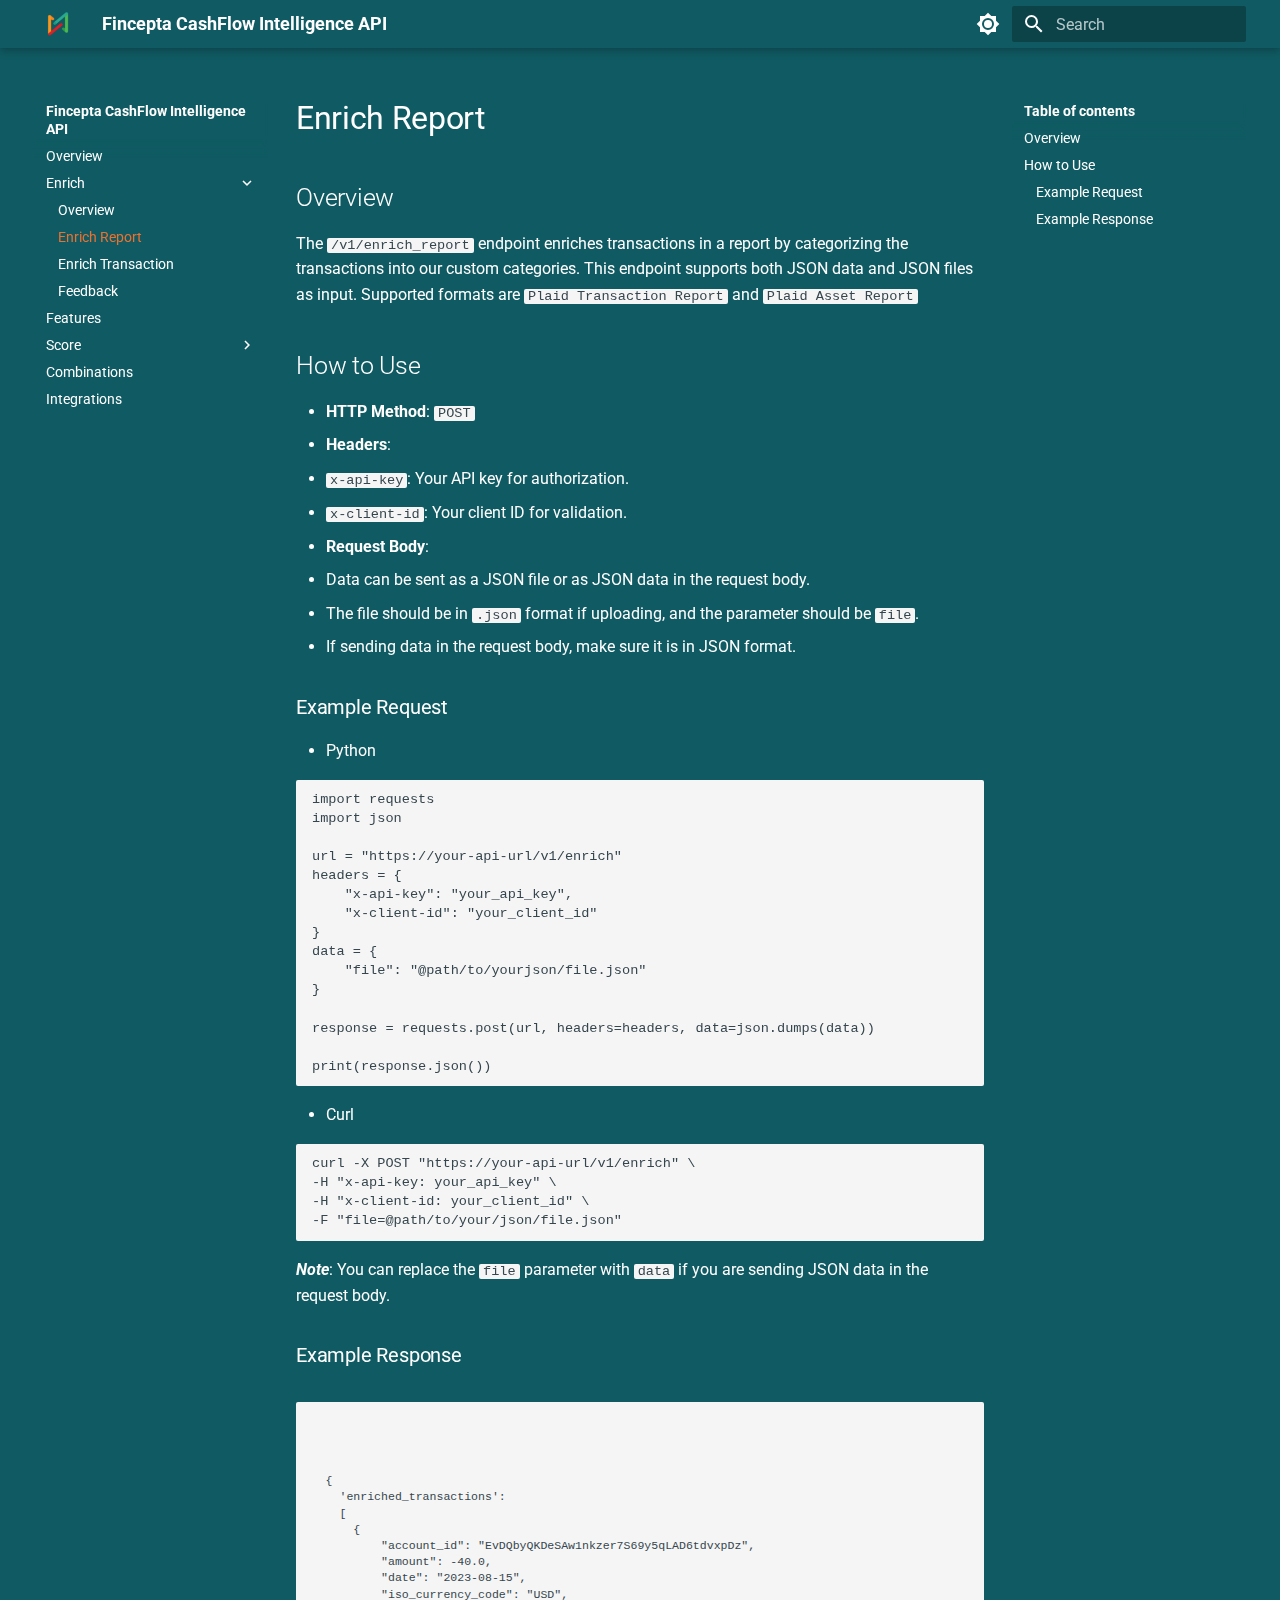
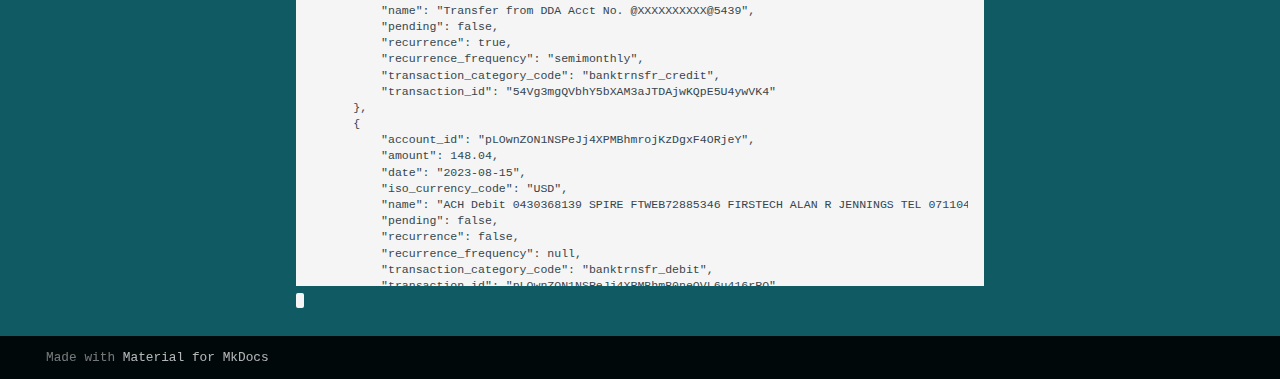
<file: enrich_report/index.html>
<!doctype html>
<html lang="en" class="no-js">
  <head>
    
      <meta charset="utf-8">
      <meta name="viewport" content="width=device-width,initial-scale=1">
      
      
      
      
        <link rel="prev" href="../enrich/">
      
      
        <link rel="next" href="../enrich_transactions/">
      
      
      <link rel="icon" href="../assets/images/favicon.png">
      <meta name="generator" content="mkdocs-1.6.1, mkdocs-material-9.5.48">
    
    
      
        <title>Enrich Report - Fincepta CashFlow Intelligence API</title>
      
    
    
      <link rel="stylesheet" href="../assets/stylesheets/main.6f8fc17f.min.css">
      
        
        <link rel="stylesheet" href="../assets/stylesheets/palette.06af60db.min.css">
      
      


    
    
      
    
    
      
        
        
        <link rel="preconnect" href="https://fonts.gstatic.com" crossorigin>
        <link rel="stylesheet" href="https://fonts.googleapis.com/css?family=Roboto:300,300i,400,400i,700,700i%7CAttentica+4F:400,400i,700,700i&display=fallback">
        <style>:root{--md-text-font:"Roboto";--md-code-font:"Attentica 4F"}</style>
      
    
    
      <link rel="stylesheet" href="../stylesheets/extra.css">
    
    <script>__md_scope=new URL("..",location),__md_hash=e=>[...e].reduce(((e,_)=>(e<<5)-e+_.charCodeAt(0)),0),__md_get=(e,_=localStorage,t=__md_scope)=>JSON.parse(_.getItem(t.pathname+"."+e)),__md_set=(e,_,t=localStorage,a=__md_scope)=>{try{t.setItem(a.pathname+"."+e,JSON.stringify(_))}catch(e){}}</script>
    
      

    
    
    
  </head>
  
  
    
    
      
    
    
    
    
    <body dir="ltr" data-md-color-scheme="fincepta-dark" data-md-color-primary="indigo" data-md-color-accent="indigo">
  
    
    <input class="md-toggle" data-md-toggle="drawer" type="checkbox" id="__drawer" autocomplete="off">
    <input class="md-toggle" data-md-toggle="search" type="checkbox" id="__search" autocomplete="off">
    <label class="md-overlay" for="__drawer"></label>
    <div data-md-component="skip">
      
        
        <a href="#enrich-report" class="md-skip">
          Skip to content
        </a>
      
    </div>
    <div data-md-component="announce">
      
    </div>
    
    
      

  

<header class="md-header md-header--shadow" data-md-component="header">
  <nav class="md-header__inner md-grid" aria-label="Header">
    <a href=".." title="Fincepta CashFlow Intelligence API" class="md-header__button md-logo" aria-label="Fincepta CashFlow Intelligence API" data-md-component="logo">
      
  <img src="../images/logo.png" alt="logo">

    </a>
    <label class="md-header__button md-icon" for="__drawer">
      
      <svg xmlns="http://www.w3.org/2000/svg" viewBox="0 0 24 24"><path d="M3 6h18v2H3zm0 5h18v2H3zm0 5h18v2H3z"/></svg>
    </label>
    <div class="md-header__title" data-md-component="header-title">
      <div class="md-header__ellipsis">
        <div class="md-header__topic">
          <span class="md-ellipsis">
            Fincepta CashFlow Intelligence API
          </span>
        </div>
        <div class="md-header__topic" data-md-component="header-topic">
          <span class="md-ellipsis">
            
              Enrich Report
            
          </span>
        </div>
      </div>
    </div>
    
      
        <form class="md-header__option" data-md-component="palette">
  
    
    
    
    <input class="md-option" data-md-color-media="" data-md-color-scheme="fincepta-dark" data-md-color-primary="indigo" data-md-color-accent="indigo"  aria-label="Light Mode"  type="radio" name="__palette" id="__palette_0">
    
      <label class="md-header__button md-icon" title="Light Mode" for="__palette_1" hidden>
        <svg xmlns="http://www.w3.org/2000/svg" viewBox="0 0 24 24"><path d="M12 8a4 4 0 0 0-4 4 4 4 0 0 0 4 4 4 4 0 0 0 4-4 4 4 0 0 0-4-4m0 10a6 6 0 0 1-6-6 6 6 0 0 1 6-6 6 6 0 0 1 6 6 6 6 0 0 1-6 6m8-9.31V4h-4.69L12 .69 8.69 4H4v4.69L.69 12 4 15.31V20h4.69L12 23.31 15.31 20H20v-4.69L23.31 12z"/></svg>
      </label>
    
  
    
    
    
    <input class="md-option" data-md-color-media="" data-md-color-scheme="fincepta-light" data-md-color-primary="indigo" data-md-color-accent="indigo"  aria-label="Dark Mode"  type="radio" name="__palette" id="__palette_1">
    
      <label class="md-header__button md-icon" title="Dark Mode" for="__palette_0" hidden>
        <svg xmlns="http://www.w3.org/2000/svg" viewBox="0 0 24 24"><path d="M12 18c-.89 0-1.74-.2-2.5-.55C11.56 16.5 13 14.42 13 12s-1.44-4.5-3.5-5.45C10.26 6.2 11.11 6 12 6a6 6 0 0 1 6 6 6 6 0 0 1-6 6m8-9.31V4h-4.69L12 .69 8.69 4H4v4.69L.69 12 4 15.31V20h4.69L12 23.31 15.31 20H20v-4.69L23.31 12z"/></svg>
      </label>
    
  
</form>
      
    
    
      <script>var palette=__md_get("__palette");if(palette&&palette.color){if("(prefers-color-scheme)"===palette.color.media){var media=matchMedia("(prefers-color-scheme: light)"),input=document.querySelector(media.matches?"[data-md-color-media='(prefers-color-scheme: light)']":"[data-md-color-media='(prefers-color-scheme: dark)']");palette.color.media=input.getAttribute("data-md-color-media"),palette.color.scheme=input.getAttribute("data-md-color-scheme"),palette.color.primary=input.getAttribute("data-md-color-primary"),palette.color.accent=input.getAttribute("data-md-color-accent")}for(var[key,value]of Object.entries(palette.color))document.body.setAttribute("data-md-color-"+key,value)}</script>
    
    
    
      <label class="md-header__button md-icon" for="__search">
        
        <svg xmlns="http://www.w3.org/2000/svg" viewBox="0 0 24 24"><path d="M9.5 3A6.5 6.5 0 0 1 16 9.5c0 1.61-.59 3.09-1.56 4.23l.27.27h.79l5 5-1.5 1.5-5-5v-.79l-.27-.27A6.52 6.52 0 0 1 9.5 16 6.5 6.5 0 0 1 3 9.5 6.5 6.5 0 0 1 9.5 3m0 2C7 5 5 7 5 9.5S7 14 9.5 14 14 12 14 9.5 12 5 9.5 5"/></svg>
      </label>
      <div class="md-search" data-md-component="search" role="dialog">
  <label class="md-search__overlay" for="__search"></label>
  <div class="md-search__inner" role="search">
    <form class="md-search__form" name="search">
      <input type="text" class="md-search__input" name="query" aria-label="Search" placeholder="Search" autocapitalize="off" autocorrect="off" autocomplete="off" spellcheck="false" data-md-component="search-query" required>
      <label class="md-search__icon md-icon" for="__search">
        
        <svg xmlns="http://www.w3.org/2000/svg" viewBox="0 0 24 24"><path d="M9.5 3A6.5 6.5 0 0 1 16 9.5c0 1.61-.59 3.09-1.56 4.23l.27.27h.79l5 5-1.5 1.5-5-5v-.79l-.27-.27A6.52 6.52 0 0 1 9.5 16 6.5 6.5 0 0 1 3 9.5 6.5 6.5 0 0 1 9.5 3m0 2C7 5 5 7 5 9.5S7 14 9.5 14 14 12 14 9.5 12 5 9.5 5"/></svg>
        
        <svg xmlns="http://www.w3.org/2000/svg" viewBox="0 0 24 24"><path d="M20 11v2H8l5.5 5.5-1.42 1.42L4.16 12l7.92-7.92L13.5 5.5 8 11z"/></svg>
      </label>
      <nav class="md-search__options" aria-label="Search">
        
        <button type="reset" class="md-search__icon md-icon" title="Clear" aria-label="Clear" tabindex="-1">
          
          <svg xmlns="http://www.w3.org/2000/svg" viewBox="0 0 24 24"><path d="M19 6.41 17.59 5 12 10.59 6.41 5 5 6.41 10.59 12 5 17.59 6.41 19 12 13.41 17.59 19 19 17.59 13.41 12z"/></svg>
        </button>
      </nav>
      
    </form>
    <div class="md-search__output">
      <div class="md-search__scrollwrap" tabindex="0" data-md-scrollfix>
        <div class="md-search-result" data-md-component="search-result">
          <div class="md-search-result__meta">
            Initializing search
          </div>
          <ol class="md-search-result__list" role="presentation"></ol>
        </div>
      </div>
    </div>
  </div>
</div>
    
    
  </nav>
  
</header>
    
    <div class="md-container" data-md-component="container">
      
      
        
          
        
      
      <main class="md-main" data-md-component="main">
        <div class="md-main__inner md-grid">
          
            
              
              <div class="md-sidebar md-sidebar--primary" data-md-component="sidebar" data-md-type="navigation" >
                <div class="md-sidebar__scrollwrap">
                  <div class="md-sidebar__inner">
                    



<nav class="md-nav md-nav--primary" aria-label="Navigation" data-md-level="0">
  <label class="md-nav__title" for="__drawer">
    <a href=".." title="Fincepta CashFlow Intelligence API" class="md-nav__button md-logo" aria-label="Fincepta CashFlow Intelligence API" data-md-component="logo">
      
  <img src="../images/logo.png" alt="logo">

    </a>
    Fincepta CashFlow Intelligence API
  </label>
  
  <ul class="md-nav__list" data-md-scrollfix>
    
      
      
  
  
  
  
    <li class="md-nav__item">
      <a href=".." class="md-nav__link">
        
  
  <span class="md-ellipsis">
    Overview
  </span>
  

      </a>
    </li>
  

    
      
      
  
  
    
  
  
  
    
    
      
        
      
        
      
        
      
        
      
    
    
    
      
    
    <li class="md-nav__item md-nav__item--active md-nav__item--nested">
      
        
        
        <input class="md-nav__toggle md-toggle " type="checkbox" id="__nav_2" checked>
        
          
          <label class="md-nav__link" for="__nav_2" id="__nav_2_label" tabindex="0">
            
  
  <span class="md-ellipsis">
    Enrich
  </span>
  

            <span class="md-nav__icon md-icon"></span>
          </label>
        
        <nav class="md-nav" data-md-level="1" aria-labelledby="__nav_2_label" aria-expanded="true">
          <label class="md-nav__title" for="__nav_2">
            <span class="md-nav__icon md-icon"></span>
            Enrich
          </label>
          <ul class="md-nav__list" data-md-scrollfix>
            
              
                
  
  
  
  
    <li class="md-nav__item">
      <a href="../enrich/" class="md-nav__link">
        
  
  <span class="md-ellipsis">
    Overview
  </span>
  

      </a>
    </li>
  

              
            
              
                
  
  
    
  
  
  
    <li class="md-nav__item md-nav__item--active">
      
      <input class="md-nav__toggle md-toggle" type="checkbox" id="__toc">
      
      
        
      
      
        <label class="md-nav__link md-nav__link--active" for="__toc">
          
  
  <span class="md-ellipsis">
    Enrich Report
  </span>
  

          <span class="md-nav__icon md-icon"></span>
        </label>
      
      <a href="./" class="md-nav__link md-nav__link--active">
        
  
  <span class="md-ellipsis">
    Enrich Report
  </span>
  

      </a>
      
        

<nav class="md-nav md-nav--secondary" aria-label="Table of contents">
  
  
  
    
  
  
    <label class="md-nav__title" for="__toc">
      <span class="md-nav__icon md-icon"></span>
      Table of contents
    </label>
    <ul class="md-nav__list" data-md-component="toc" data-md-scrollfix>
      
        <li class="md-nav__item">
  <a href="#overview" class="md-nav__link">
    <span class="md-ellipsis">
      Overview
    </span>
  </a>
  
</li>
      
        <li class="md-nav__item">
  <a href="#how-to-use" class="md-nav__link">
    <span class="md-ellipsis">
      How to Use
    </span>
  </a>
  
    <nav class="md-nav" aria-label="How to Use">
      <ul class="md-nav__list">
        
          <li class="md-nav__item">
  <a href="#example-request" class="md-nav__link">
    <span class="md-ellipsis">
      Example Request
    </span>
  </a>
  
</li>
        
          <li class="md-nav__item">
  <a href="#example-response" class="md-nav__link">
    <span class="md-ellipsis">
      Example Response
    </span>
  </a>
  
</li>
        
      </ul>
    </nav>
  
</li>
      
    </ul>
  
</nav>
      
    </li>
  

              
            
              
                
  
  
  
  
    <li class="md-nav__item">
      <a href="../enrich_transactions/" class="md-nav__link">
        
  
  <span class="md-ellipsis">
    Enrich Transaction
  </span>
  

      </a>
    </li>
  

              
            
              
                
  
  
  
  
    <li class="md-nav__item">
      <a href="../feedback/" class="md-nav__link">
        
  
  <span class="md-ellipsis">
    Feedback
  </span>
  

      </a>
    </li>
  

              
            
          </ul>
        </nav>
      
    </li>
  

    
      
      
  
  
  
  
    <li class="md-nav__item">
      <a href="../features/" class="md-nav__link">
        
  
  <span class="md-ellipsis">
    Features
  </span>
  

      </a>
    </li>
  

    
      
      
  
  
  
  
    
    
      
        
      
        
      
        
      
    
    
    
      
        
        
      
    
    <li class="md-nav__item md-nav__item--pruned md-nav__item--nested">
      
        
  
  
    <a href="../score/" class="md-nav__link">
      
  
  <span class="md-ellipsis">
    Score
  </span>
  

      
        <span class="md-nav__icon md-icon"></span>
      
    </a>
  

      
    </li>
  

    
      
      
  
  
  
  
    <li class="md-nav__item">
      <a href="../combinations/" class="md-nav__link">
        
  
  <span class="md-ellipsis">
    Combinations
  </span>
  

      </a>
    </li>
  

    
      
      
  
  
  
  
    <li class="md-nav__item">
      <a href="../integrations/" class="md-nav__link">
        
  
  <span class="md-ellipsis">
    Integrations
  </span>
  

      </a>
    </li>
  

    
  </ul>
</nav>
                  </div>
                </div>
              </div>
            
            
              
              <div class="md-sidebar md-sidebar--secondary" data-md-component="sidebar" data-md-type="toc" >
                <div class="md-sidebar__scrollwrap">
                  <div class="md-sidebar__inner">
                    

<nav class="md-nav md-nav--secondary" aria-label="Table of contents">
  
  
  
    
  
  
    <label class="md-nav__title" for="__toc">
      <span class="md-nav__icon md-icon"></span>
      Table of contents
    </label>
    <ul class="md-nav__list" data-md-component="toc" data-md-scrollfix>
      
        <li class="md-nav__item">
  <a href="#overview" class="md-nav__link">
    <span class="md-ellipsis">
      Overview
    </span>
  </a>
  
</li>
      
        <li class="md-nav__item">
  <a href="#how-to-use" class="md-nav__link">
    <span class="md-ellipsis">
      How to Use
    </span>
  </a>
  
    <nav class="md-nav" aria-label="How to Use">
      <ul class="md-nav__list">
        
          <li class="md-nav__item">
  <a href="#example-request" class="md-nav__link">
    <span class="md-ellipsis">
      Example Request
    </span>
  </a>
  
</li>
        
          <li class="md-nav__item">
  <a href="#example-response" class="md-nav__link">
    <span class="md-ellipsis">
      Example Response
    </span>
  </a>
  
</li>
        
      </ul>
    </nav>
  
</li>
      
    </ul>
  
</nav>
                  </div>
                </div>
              </div>
            
          
          
            <div class="md-content" data-md-component="content">
              <article class="md-content__inner md-typeset">
                
                  


<h1 id="enrich-report"><strong>Enrich Report</strong></h1>
<h2 id="overview">Overview</h2>
<p>The <code>/v1/enrich_report</code> endpoint enriches transactions in a report by categorizing the transactions into our custom categories. This endpoint supports both JSON data and JSON files as input. Supported formats are <code>Plaid Transaction Report</code> and <code>Plaid Asset Report</code></p>
<h2 id="how-to-use">How to Use</h2>
<ul>
<li><strong>HTTP Method</strong>: <code>POST</code></li>
<li><strong>Headers</strong>:</li>
<li><code>x-api-key</code>: Your API key for authorization.</li>
<li>
<p><code>x-client-id</code>: Your client ID for validation.</p>
</li>
<li>
<p><strong>Request Body</strong>:</p>
</li>
<li>Data can be sent as a JSON file or as JSON data in the request body.</li>
<li>The file should be in <code>.json</code> format if uploading, and the parameter should be <code>file</code>.</li>
<li>If sending data in the request body, make sure it is in JSON format.</li>
</ul>
<h3 id="example-request">Example Request</h3>
<ul>
<li>Python</li>
</ul>
<pre><code class="language-python">import requests
import json

url = &quot;https://your-api-url/v1/enrich&quot;
headers = {
    &quot;x-api-key&quot;: &quot;your_api_key&quot;,
    &quot;x-client-id&quot;: &quot;your_client_id&quot;
}
data = {
    &quot;file&quot;: &quot;@path/to/yourjson/file.json&quot;
}

response = requests.post(url, headers=headers, data=json.dumps(data))

print(response.json())
</code></pre>
<ul>
<li>Curl</li>
</ul>
<pre><code class="language-bash">curl -X POST &quot;https://your-api-url/v1/enrich&quot; \
-H &quot;x-api-key: your_api_key&quot; \
-H &quot;x-client-id: your_client_id&quot; \
-F &quot;file=@path/to/your/json/file.json&quot;
</code></pre>
<p><strong><em>Note</em></strong>: You can replace the <code>file</code> parameter with <code>data</code> if you are sending JSON data in the request body.</p>
<h3 id="example-response">Example Response</h3>
<div style="overflow-x: auto; max-width: 100%; max-height: 500px; overflow-y: auto;">
<pre><code>

<pre><code class="language-json">{
  'enriched_transactions':
  [
    {
        &quot;account_id&quot;: &quot;EvDQbyQKDeSAw1nkzer7S69y5qLAD6tdvxpDz&quot;,
        &quot;amount&quot;: -40.0,
        &quot;date&quot;: &quot;2023-08-15&quot;,
        &quot;iso_currency_code&quot;: &quot;USD&quot;,
        &quot;name&quot;: &quot;Transfer from DDA Acct No. @XXXXXXXXXX@5439&quot;,
        &quot;pending&quot;: false,
        &quot;recurrence&quot;: true,
        &quot;recurrence_frequency&quot;: &quot;semimonthly&quot;,
        &quot;transaction_category_code&quot;: &quot;banktrnsfr_credit&quot;,
        &quot;transaction_id&quot;: &quot;54Vg3mgQVbhY5bXAM3aJTDAjwKQpE5U4ywVK4&quot;
    },
    {
        &quot;account_id&quot;: &quot;pLOwnZON1NSPeJj4XPMBhmrojKzDgxF4ORjeY&quot;,
        &quot;amount&quot;: 148.04,
        &quot;date&quot;: &quot;2023-08-15&quot;,
        &quot;iso_currency_code&quot;: &quot;USD&quot;,
        &quot;name&quot;: &quot;ACH Debit 0430368139 SPIRE FTWEB72885346 FIRSTECH ALAN R JENNINGS TEL 071104712310493&quot;,
        &quot;pending&quot;: false,
        &quot;recurrence&quot;: false,
        &quot;recurrence_frequency&quot;: null,
        &quot;transaction_category_code&quot;: &quot;banktrnsfr_debit&quot;,
        &quot;transaction_id&quot;: &quot;pLOwnZON1NSPeJj4XPMBhmB0neOVL6u416rPO&quot;
    },
    {
        &quot;account_id&quot;: &quot;M6kjJ4jakeiJ3Oe1KXPpFwmxJYEqOwC0qoMYb&quot;,
        &quot;amount&quot;: 148.04,
        &quot;date&quot;: &quot;2023-08-15&quot;,
        &quot;iso_currency_code&quot;: &quot;USD&quot;,
        &quot;name&quot;: &quot;0430368139 SPIRE FTWEB72885346 FIRSTECH ALAN R JENNINGS TEL 071104712310493&quot;,
        &quot;pending&quot;: false,
        &quot;recurrence&quot;: false,
        &quot;recurrence_frequency&quot;: null,
        &quot;transaction_category_code&quot;: &quot;other_debit&quot;,
        &quot;transaction_id&quot;: &quot;P10qbJq80eFRkKNbDxEOHxn3jK77q9FAgoJVn&quot;
    },
    {
        &quot;account_id&quot;: &quot;pLOwnZON1NSPeJj4XPMBhmrojKzDgxF4ORjeY&quot;,
        &quot;amount&quot;: 40.0,
        &quot;date&quot;: &quot;2023-08-15&quot;,
        &quot;iso_currency_code&quot;: &quot;USD&quot;,
        &quot;name&quot;: &quot;Transfer to Savings Transfer to Savings Acct No. 6500559&quot;,
        &quot;pending&quot;: false,
        &quot;recurrence&quot;: true,
        &quot;recurrence_frequency&quot;: &quot;semimonthly&quot;,
        &quot;transaction_category_code&quot;: &quot;banktrnsfr_debit&quot;,
        &quot;transaction_id&quot;: &quot;QoMYKeMdjdi6J31Oz6vAcwqoa9QO6VH4DdR3p&quot;
    },
    {
        &quot;account_id&quot;: &quot;M6kjJ4jakeiJ3Oe1KXPpFwmxJYEqOwC0qoMYb&quot;,
        &quot;amount&quot;: 40.0,
        &quot;date&quot;: &quot;2023-08-15&quot;,
        &quot;iso_currency_code&quot;: &quot;USD&quot;,
        &quot;name&quot;: &quot;Transfer to Savings Acct No. @XXXXXXXXXX@0559&quot;,
        &quot;pending&quot;: false,
        &quot;recurrence&quot;: true,
        &quot;recurrence_frequency&quot;: &quot;semimonthly&quot;,
        &quot;transaction_category_code&quot;: &quot;banktrnsfr_debit&quot;,
        &quot;transaction_id&quot;: &quot;DALDY3DyLetKdQ9nm7BpiYO6EB55JzuRMwgPv&quot;
    },
    {
        &quot;account_id&quot;: &quot;pLOwnZON1NSPeJj4XPMBhmrojKzDgxF4ORjeY&quot;,
        &quot;amount&quot;: 40.0,
        &quot;date&quot;: &quot;2023-08-15&quot;,
        &quot;iso_currency_code&quot;: &quot;USD&quot;,
        &quot;name&quot;: &quot;Check-Inclearing #1605&quot;,
        &quot;pending&quot;: false,
        &quot;recurrence&quot;: false,
        &quot;recurrence_frequency&quot;: null,
        &quot;transaction_category_code&quot;: &quot;check_debit&quot;,
        &quot;transaction_id&quot;: &quot;RoMYkeMwrwiL3j74RLpvCOBxjD6eLVTqQBPJX&quot;
    },
    {
        &quot;account_id&quot;: &quot;M6kjJ4jakeiJ3Oe1KXPpFwmxJYEqOwC0qoMYb&quot;,
        &quot;amount&quot;: 40.0,
        &quot;date&quot;: &quot;2023-08-15&quot;,
        &quot;iso_currency_code&quot;: &quot;USD&quot;,
        &quot;name&quot;: &quot;Check-Inclearing 1605 1605&quot;,
        &quot;pending&quot;: false,
        &quot;recurrence&quot;: false,
        &quot;recurrence_frequency&quot;: null,
        &quot;transaction_category_code&quot;: &quot;check_debit&quot;,
        &quot;transaction_id&quot;: &quot;LwKnJrn4KehqBY8aQOxNi6Er3vwwKXfBNZ8pE&quot;
    },
    {
        &quot;account_id&quot;: &quot;pLOwnZON1NSPeJj4XPMBhmrojKzDgxF4ORjeY&quot;,
        &quot;amount&quot;: 35.0,
        &quot;date&quot;: &quot;2023-08-15&quot;,
        &quot;iso_currency_code&quot;: &quot;USD&quot;,
        &quot;name&quot;: &quot;POS Pre-Authorized Debit - DDA DBT CRD 1753 08/15/23 DJKI22AV NRA MEMBERSHIP INTERNE VA C#7461&quot;,
        &quot;pending&quot;: false,
        &quot;recurrence&quot;: false,
        &quot;recurrence_frequency&quot;: null,
        &quot;transaction_category_code&quot;: &quot;debcardpurchase_debit&quot;,
        &quot;transaction_id&quot;: &quot;YQbYadbB5BfyxmpNnyOVtRej0goJDVCqxdjAz&quot;
    },
    {
        &quot;account_id&quot;: &quot;M6kjJ4jakeiJ3Oe1KXPpFwmxJYEqOwC0qoMYb&quot;,
        &quot;amount&quot;: 35.0,
        &quot;date&quot;: &quot;2023-08-15&quot;,
        &quot;iso_currency_code&quot;: &quot;USD&quot;,
        &quot;name&quot;: &quot;DBT CRD 1753 08/15/23 DJKI22AV NRA MEMBERSHIP INTERNE VA C#7461&quot;,
        &quot;pending&quot;: false,
        &quot;recurrence&quot;: false,
        &quot;recurrence_frequency&quot;: null,
        &quot;transaction_category_code&quot;: &quot;debcardpurchase_debit&quot;,
        &quot;transaction_id&quot;: &quot;yPvV6MVZvYi9roz4QmYquLYxyVwwKnIgrpamV&quot;
    },
    {
        &quot;account_id&quot;: &quot;pLOwnZON1NSPeJj4XPMBhmrojKzDgxF4ORjeY&quot;,
        &quot;amount&quot;: 32.45,
        &quot;date&quot;: &quot;2023-08-15&quot;,
        &quot;iso_currency_code&quot;: &quot;USD&quot;,
        &quot;name&quot;: &quot;POS Debit - DDA POS DEB 1654 08/14/23 00012064 CASEYS #2348 CASEYS 2348 FREDERICKTOWN MO C#7461&quot;,
        &quot;pending&quot;: false,
        &quot;recurrence&quot;: false,
        &quot;recurrence_frequency&quot;: null,
        &quot;transaction_category_code&quot;: &quot;groceries_debit&quot;,
        &quot;transaction_id&quot;: &quot;X5bY4ebqZqF3b1X7Y3JQIoJ4jyqdLecawXQvr&quot;
    },
    {
        &quot;account_id&quot;: &quot;M6kjJ4jakeiJ3Oe1KXPpFwmxJYEqOwC0qoMYb&quot;,
        &quot;amount&quot;: 32.45,
        &quot;date&quot;: &quot;2023-08-15&quot;,
        &quot;iso_currency_code&quot;: &quot;USD&quot;,
        &quot;name&quot;: &quot;POS DEB 1654 08/14/23 00012064 CASEYS #2348 CASEYS 2348 FREDERICKTOWN MO C#7461&quot;,
        &quot;pending&quot;: false,
        &quot;recurrence&quot;: false,
        &quot;recurrence_frequency&quot;: null,
        &quot;transaction_category_code&quot;: &quot;groceries_debit&quot;,
        &quot;transaction_id&quot;: &quot;qJP9xM90P5uj37rZzmVOsaYO6nNNzesEqDnQe&quot;
    },
    {
        &quot;account_id&quot;: &quot;pLOwnZON1NSPeJj4XPMBhmrojKzDgxF4ORjeY&quot;,
        &quot;amount&quot;: 14.16,
        &quot;date&quot;: &quot;2023-08-15&quot;,
        &quot;iso_currency_code&quot;: &quot;USD&quot;,
        &quot;name&quot;: &quot;POS Debit - DDA POS DEB 2136 08/14/23 00532124 SOUTHBOUND FUEL 18200 HWY 32 SAINTE GENEVI MO C#7461&quot;,
        &quot;pending&quot;: false,
        &quot;recurrence&quot;: false,
        &quot;recurrence_frequency&quot;: null,
        &quot;transaction_category_code&quot;: &quot;gasstation_debit&quot;,
        &quot;transaction_id&quot;: &quot;No1OBY15A5iYP5MnzYKyCZgxEdeoVyCLJdnNR&quot;
    },
    {
        &quot;account_id&quot;: &quot;M6kjJ4jakeiJ3Oe1KXPpFwmxJYEqOwC0qoMYb&quot;,
        &quot;amount&quot;: 14.16,
        &quot;date&quot;: &quot;2023-08-15&quot;,
        &quot;iso_currency_code&quot;: &quot;USD&quot;,
        &quot;name&quot;: &quot;POS DEB 2136 08/14/23 00532124 SOUTHBOUND FUEL 18200 HWY 32 SAINTE GENEVI MO C#7461&quot;,
        &quot;pending&quot;: false,
        &quot;recurrence&quot;: false,
        &quot;recurrence_frequency&quot;: null,
        &quot;transaction_category_code&quot;: &quot;gasstation_debit&quot;,
        &quot;transaction_id&quot;: &quot;BKw0Vq0Bwehkd0X6V5rjhjogAePPLVH7g3N1P&quot;
    },
    {
        &quot;account_id&quot;: &quot;pLOwnZON1NSPeJj4XPMBhmrojKzDgxF4ORjeY&quot;,
        &quot;amount&quot;: 11.99,
        &quot;date&quot;: &quot;2023-08-15&quot;,
        &quot;iso_currency_code&quot;: &quot;USD&quot;,
        &quot;name&quot;: &quot;POS Recurring Debit DBT CRD 0402 08/15/23 DJW17OYU ROKU FOR CBS INTERACTI 8162728107 DE C#5066&quot;,
        &quot;pending&quot;: false,
        &quot;recurrence&quot;: false,
        &quot;recurrence_frequency&quot;: null,
        &quot;transaction_category_code&quot;: &quot;entertainment_debit&quot;,
        &quot;transaction_id&quot;: &quot;nwZYQJZKLKFOe6KB9OMPURP4dyJOaqCpna6OY&quot;
    },
    {
        &quot;account_id&quot;: &quot;M6kjJ4jakeiJ3Oe1KXPpFwmxJYEqOwC0qoMYb&quot;,
        &quot;amount&quot;: 11.99,
        &quot;date&quot;: &quot;2023-08-15&quot;,
        &quot;iso_currency_code&quot;: &quot;USD&quot;,
        &quot;name&quot;: &quot;DBT CRD 0402 08/15/23 DJW17OYU ROKU FOR CBS INTERACTI 8162728107 DE C#5066&quot;,
        &quot;pending&quot;: false,
        &quot;recurrence&quot;: false,
        &quot;recurrence_frequency&quot;: null,
        &quot;transaction_category_code&quot;: &quot;entertainment_debit&quot;,
        &quot;transaction_id&quot;: &quot;1vbx1jxOb8SYr0OjvepATb3JgraaZ1Ug0nAwr&quot;
    },
    {
        &quot;account_id&quot;: &quot;pLOwnZON1NSPeJj4XPMBhmrojKzDgxF4ORjeY&quot;,
        &quot;amount&quot;: 3.7,
        &quot;date&quot;: &quot;2023-08-15&quot;,
        &quot;iso_currency_code&quot;: &quot;USD&quot;,
        &quot;name&quot;: &quot;POS Debit - DDA POS DEB 0924 08/15/23 10786293 BMW 2 FREDERICK BMW 2 FREDERICK FREDERICKTOWN MO C#5066&quot;,
        &quot;pending&quot;: false,
        &quot;recurrence&quot;: false,
        &quot;recurrence_frequency&quot;: null,
        &quot;transaction_category_code&quot;: &quot;debcardpurchase_debit&quot;,
        &quot;transaction_id&quot;: &quot;ezBYQkB6n6h8e3odm8k9tz8y7QOnqvfbJ7oyn&quot;
    },
    {
        &quot;account_id&quot;: &quot;M6kjJ4jakeiJ3Oe1KXPpFwmxJYEqOwC0qoMYb&quot;,
        &quot;amount&quot;: 3.7,
        &quot;date&quot;: &quot;2023-08-15&quot;,
        &quot;iso_currency_code&quot;: &quot;USD&quot;,
        &quot;name&quot;: &quot;POS DEB 0924 08/15/23 10786293 BMW 2 FREDERICK BMW 2 FREDERICK FREDERICKTOWN MO C#5066&quot;,
        &quot;pending&quot;: false,
        &quot;recurrence&quot;: false,
        &quot;recurrence_frequency&quot;: null,
        &quot;transaction_category_code&quot;: &quot;debcardpurchase_debit&quot;,
        &quot;transaction_id&quot;: &quot;3m7zq4zE75tYg4X37RpxTz8E9BJJkwUAVoLan&quot;
    },
    {
        &quot;account_id&quot;: &quot;pLOwnZON1NSPeJj4XPMBhmrojKzDgxF4ORjeY&quot;,
        &quot;amount&quot;: -1564.2,
        &quot;date&quot;: &quot;2023-08-15&quot;,
        &quot;iso_currency_code&quot;: &quot;USD&quot;,
        &quot;name&quot;: &quot;ACH Credit 1204895317 Gentry Inc. 021000026641877 PPD Alan R Jennings Jr. Bill.com&quot;,
        &quot;pending&quot;: false,
        &quot;recurrence&quot;: false,
        &quot;recurrence_frequency&quot;: null,
        &quot;transaction_category_code&quot;: &quot;payroll_credit&quot;,
        &quot;transaction_id&quot;: &quot;zAZKQYZN0NfpyrPanpMgfLaojd4xXDInZJYpn&quot;
    },
    {
        &quot;account_id&quot;: &quot;M6kjJ4jakeiJ3Oe1KXPpFwmxJYEqOwC0qoMYb&quot;,
        &quot;amount&quot;: -1564.2,
        &quot;date&quot;: &quot;2023-08-15&quot;,
        &quot;iso_currency_code&quot;: &quot;USD&quot;,
        &quot;name&quot;: &quot;1204895317 Gentry Inc. 021000026641877 PPD Alan R Jennings Jr. Bill.com&quot;,
        &quot;pending&quot;: false,
        &quot;recurrence&quot;: false,
        &quot;recurrence_frequency&quot;: null,
        &quot;transaction_category_code&quot;: &quot;othservices_credit&quot;,
        &quot;transaction_id&quot;: &quot;KdyKmjKryeSvnE84aBOYUVLdB6ee5ZHmnENrP&quot;
    },
    {
        &quot;account_id&quot;: &quot;X5bY4ebqZqF3b1X7Y3JQIorz70D5pVsa798rn&quot;,
        &quot;amount&quot;: -40.0,
        &quot;date&quot;: &quot;2023-08-15&quot;,
        &quot;iso_currency_code&quot;: &quot;USD&quot;,
        &quot;name&quot;: &quot;Transfer from DDA Transfer from DDA Acct No. 2995439&quot;,
        &quot;pending&quot;: false,
        &quot;recurrence&quot;: true,
        &quot;recurrence_frequency&quot;: &quot;semimonthly&quot;,
        &quot;transaction_category_code&quot;: &quot;banktrnsfr_credit&quot;,
        &quot;transaction_id&quot;: &quot;ykAyQYANvNFEopPNeEMrC4eLnVkNPwtg1MxV6&quot;
    }
  ]
}
</code></pre>

</pre>
</div>












                
              </article>
            </div>
          
          
<script>var target=document.getElementById(location.hash.slice(1));target&&target.name&&(target.checked=target.name.startsWith("__tabbed_"))</script>
        </div>
        
      </main>
      
        <footer class="md-footer">
  
  <div class="md-footer-meta md-typeset">
    <div class="md-footer-meta__inner md-grid">
      <div class="md-copyright">
  
  
    Made with
    <a href="https://squidfunk.github.io/mkdocs-material/" target="_blank" rel="noopener">
      Material for MkDocs
    </a>
  
</div>
      
    </div>
  </div>
</footer>
      
    </div>
    <div class="md-dialog" data-md-component="dialog">
      <div class="md-dialog__inner md-typeset"></div>
    </div>
    
    
    <script id="__config" type="application/json">{"base": "..", "features": ["search", "navigation.tracking", "navigation.indexes", "navigation.prune"], "search": "../assets/javascripts/workers/search.6ce7567c.min.js", "translations": {"clipboard.copied": "Copied to clipboard", "clipboard.copy": "Copy to clipboard", "search.result.more.one": "1 more on this page", "search.result.more.other": "# more on this page", "search.result.none": "No matching documents", "search.result.one": "1 matching document", "search.result.other": "# matching documents", "search.result.placeholder": "Type to start searching", "search.result.term.missing": "Missing", "select.version": "Select version"}}</script>
    
    
      <script src="../assets/javascripts/bundle.83f73b43.min.js"></script>
      
    
  </body>
</html>
</file>
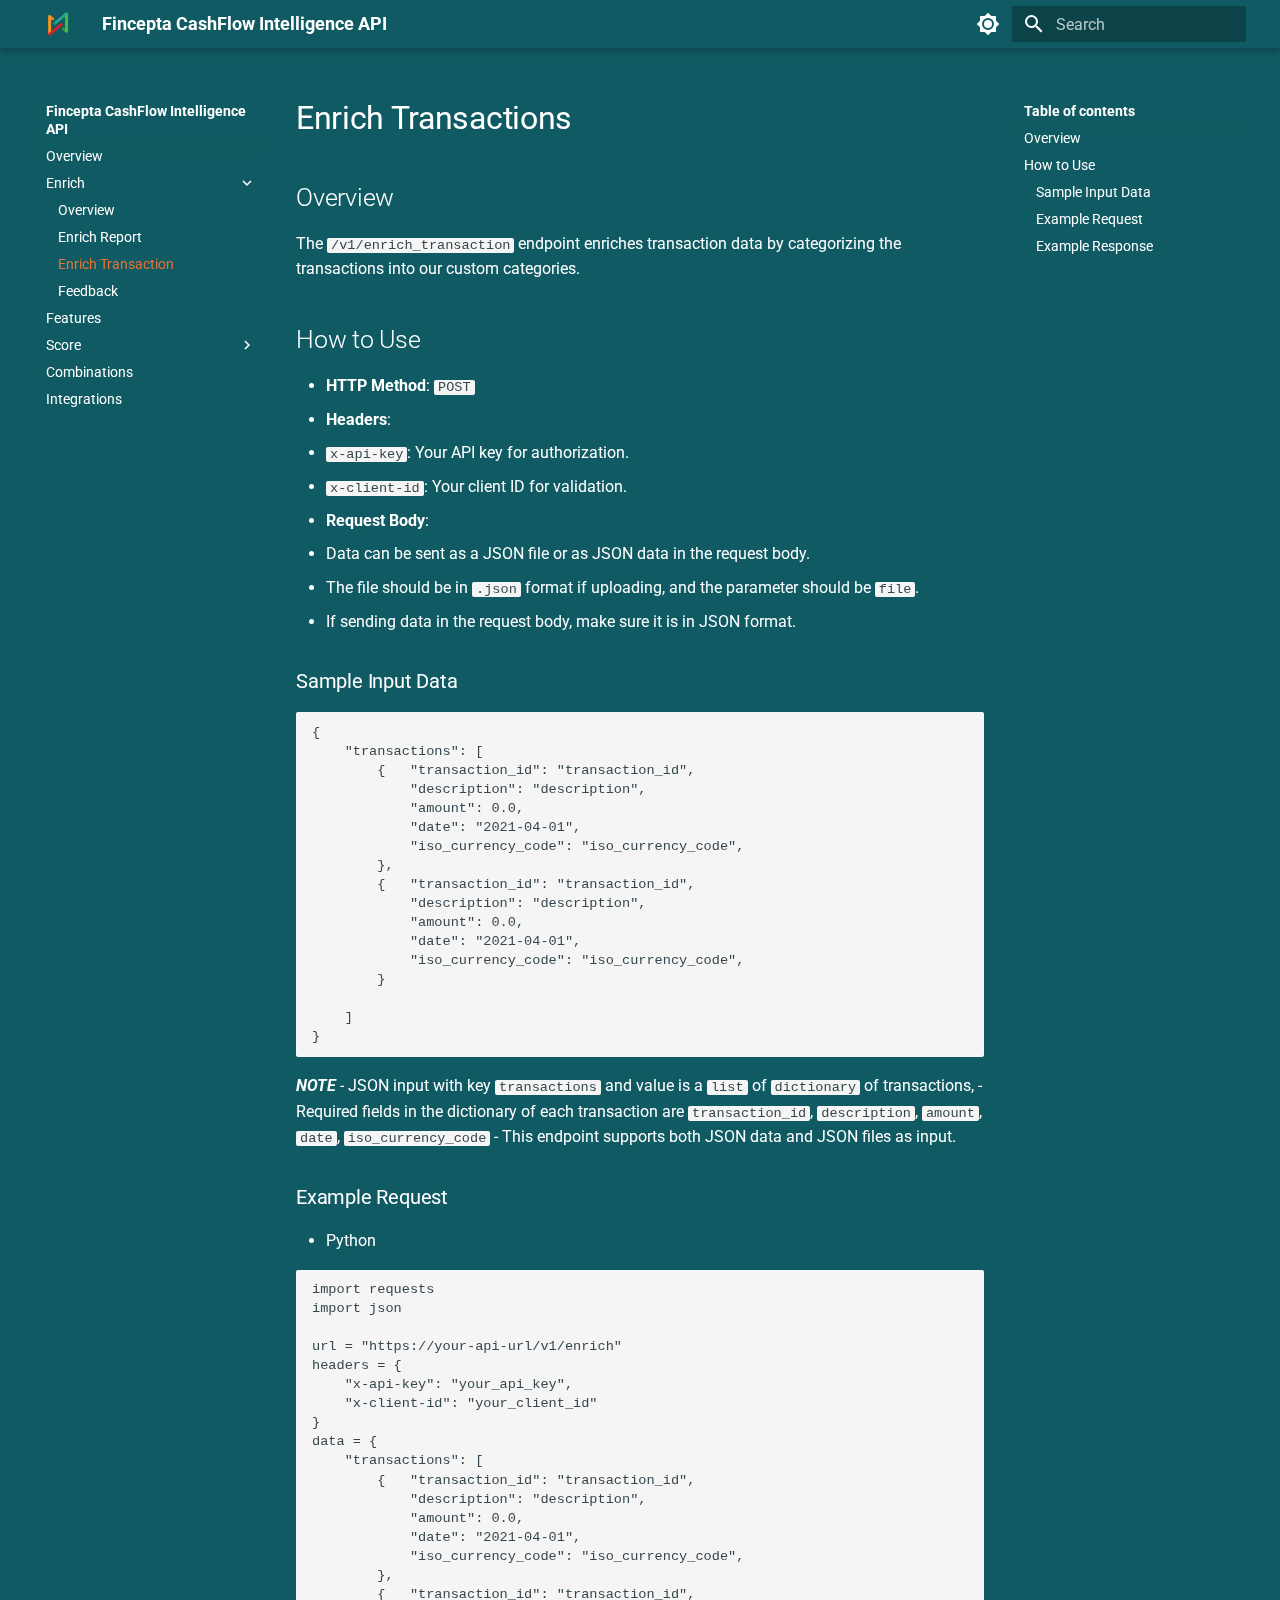
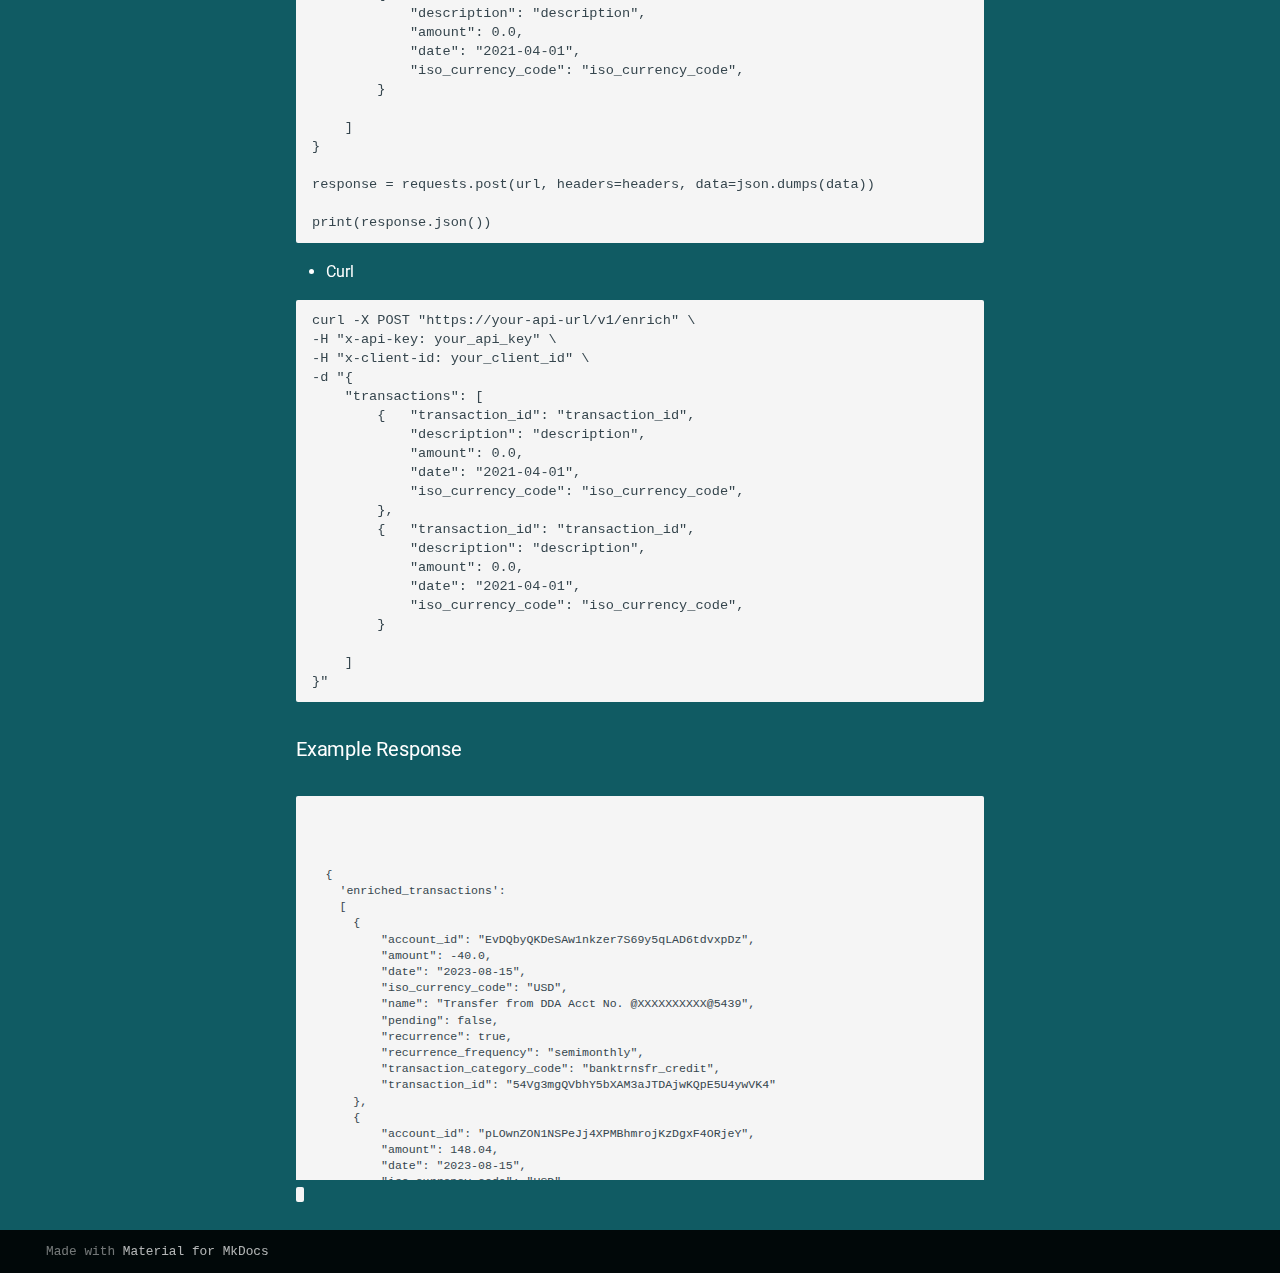
<file: enrich_transactions/index.html>
<!doctype html>
<html lang="en" class="no-js">
  <head>
    
      <meta charset="utf-8">
      <meta name="viewport" content="width=device-width,initial-scale=1">
      
      
      
      
        <link rel="prev" href="../enrich_report/">
      
      
        <link rel="next" href="../feedback/">
      
      
      <link rel="icon" href="../assets/images/favicon.png">
      <meta name="generator" content="mkdocs-1.6.1, mkdocs-material-9.5.48">
    
    
      
        <title>Enrich Transaction - Fincepta CashFlow Intelligence API</title>
      
    
    
      <link rel="stylesheet" href="../assets/stylesheets/main.6f8fc17f.min.css">
      
        
        <link rel="stylesheet" href="../assets/stylesheets/palette.06af60db.min.css">
      
      


    
    
      
    
    
      
        
        
        <link rel="preconnect" href="https://fonts.gstatic.com" crossorigin>
        <link rel="stylesheet" href="https://fonts.googleapis.com/css?family=Roboto:300,300i,400,400i,700,700i%7CAttentica+4F:400,400i,700,700i&display=fallback">
        <style>:root{--md-text-font:"Roboto";--md-code-font:"Attentica 4F"}</style>
      
    
    
      <link rel="stylesheet" href="../stylesheets/extra.css">
    
    <script>__md_scope=new URL("..",location),__md_hash=e=>[...e].reduce(((e,_)=>(e<<5)-e+_.charCodeAt(0)),0),__md_get=(e,_=localStorage,t=__md_scope)=>JSON.parse(_.getItem(t.pathname+"."+e)),__md_set=(e,_,t=localStorage,a=__md_scope)=>{try{t.setItem(a.pathname+"."+e,JSON.stringify(_))}catch(e){}}</script>
    
      

    
    
    
  </head>
  
  
    
    
      
    
    
    
    
    <body dir="ltr" data-md-color-scheme="fincepta-dark" data-md-color-primary="indigo" data-md-color-accent="indigo">
  
    
    <input class="md-toggle" data-md-toggle="drawer" type="checkbox" id="__drawer" autocomplete="off">
    <input class="md-toggle" data-md-toggle="search" type="checkbox" id="__search" autocomplete="off">
    <label class="md-overlay" for="__drawer"></label>
    <div data-md-component="skip">
      
        
        <a href="#enrich-transactions" class="md-skip">
          Skip to content
        </a>
      
    </div>
    <div data-md-component="announce">
      
    </div>
    
    
      

  

<header class="md-header md-header--shadow" data-md-component="header">
  <nav class="md-header__inner md-grid" aria-label="Header">
    <a href=".." title="Fincepta CashFlow Intelligence API" class="md-header__button md-logo" aria-label="Fincepta CashFlow Intelligence API" data-md-component="logo">
      
  <img src="../images/logo.png" alt="logo">

    </a>
    <label class="md-header__button md-icon" for="__drawer">
      
      <svg xmlns="http://www.w3.org/2000/svg" viewBox="0 0 24 24"><path d="M3 6h18v2H3zm0 5h18v2H3zm0 5h18v2H3z"/></svg>
    </label>
    <div class="md-header__title" data-md-component="header-title">
      <div class="md-header__ellipsis">
        <div class="md-header__topic">
          <span class="md-ellipsis">
            Fincepta CashFlow Intelligence API
          </span>
        </div>
        <div class="md-header__topic" data-md-component="header-topic">
          <span class="md-ellipsis">
            
              Enrich Transaction
            
          </span>
        </div>
      </div>
    </div>
    
      
        <form class="md-header__option" data-md-component="palette">
  
    
    
    
    <input class="md-option" data-md-color-media="" data-md-color-scheme="fincepta-dark" data-md-color-primary="indigo" data-md-color-accent="indigo"  aria-label="Light Mode"  type="radio" name="__palette" id="__palette_0">
    
      <label class="md-header__button md-icon" title="Light Mode" for="__palette_1" hidden>
        <svg xmlns="http://www.w3.org/2000/svg" viewBox="0 0 24 24"><path d="M12 8a4 4 0 0 0-4 4 4 4 0 0 0 4 4 4 4 0 0 0 4-4 4 4 0 0 0-4-4m0 10a6 6 0 0 1-6-6 6 6 0 0 1 6-6 6 6 0 0 1 6 6 6 6 0 0 1-6 6m8-9.31V4h-4.69L12 .69 8.69 4H4v4.69L.69 12 4 15.31V20h4.69L12 23.31 15.31 20H20v-4.69L23.31 12z"/></svg>
      </label>
    
  
    
    
    
    <input class="md-option" data-md-color-media="" data-md-color-scheme="fincepta-light" data-md-color-primary="indigo" data-md-color-accent="indigo"  aria-label="Dark Mode"  type="radio" name="__palette" id="__palette_1">
    
      <label class="md-header__button md-icon" title="Dark Mode" for="__palette_0" hidden>
        <svg xmlns="http://www.w3.org/2000/svg" viewBox="0 0 24 24"><path d="M12 18c-.89 0-1.74-.2-2.5-.55C11.56 16.5 13 14.42 13 12s-1.44-4.5-3.5-5.45C10.26 6.2 11.11 6 12 6a6 6 0 0 1 6 6 6 6 0 0 1-6 6m8-9.31V4h-4.69L12 .69 8.69 4H4v4.69L.69 12 4 15.31V20h4.69L12 23.31 15.31 20H20v-4.69L23.31 12z"/></svg>
      </label>
    
  
</form>
      
    
    
      <script>var palette=__md_get("__palette");if(palette&&palette.color){if("(prefers-color-scheme)"===palette.color.media){var media=matchMedia("(prefers-color-scheme: light)"),input=document.querySelector(media.matches?"[data-md-color-media='(prefers-color-scheme: light)']":"[data-md-color-media='(prefers-color-scheme: dark)']");palette.color.media=input.getAttribute("data-md-color-media"),palette.color.scheme=input.getAttribute("data-md-color-scheme"),palette.color.primary=input.getAttribute("data-md-color-primary"),palette.color.accent=input.getAttribute("data-md-color-accent")}for(var[key,value]of Object.entries(palette.color))document.body.setAttribute("data-md-color-"+key,value)}</script>
    
    
    
      <label class="md-header__button md-icon" for="__search">
        
        <svg xmlns="http://www.w3.org/2000/svg" viewBox="0 0 24 24"><path d="M9.5 3A6.5 6.5 0 0 1 16 9.5c0 1.61-.59 3.09-1.56 4.23l.27.27h.79l5 5-1.5 1.5-5-5v-.79l-.27-.27A6.52 6.52 0 0 1 9.5 16 6.5 6.5 0 0 1 3 9.5 6.5 6.5 0 0 1 9.5 3m0 2C7 5 5 7 5 9.5S7 14 9.5 14 14 12 14 9.5 12 5 9.5 5"/></svg>
      </label>
      <div class="md-search" data-md-component="search" role="dialog">
  <label class="md-search__overlay" for="__search"></label>
  <div class="md-search__inner" role="search">
    <form class="md-search__form" name="search">
      <input type="text" class="md-search__input" name="query" aria-label="Search" placeholder="Search" autocapitalize="off" autocorrect="off" autocomplete="off" spellcheck="false" data-md-component="search-query" required>
      <label class="md-search__icon md-icon" for="__search">
        
        <svg xmlns="http://www.w3.org/2000/svg" viewBox="0 0 24 24"><path d="M9.5 3A6.5 6.5 0 0 1 16 9.5c0 1.61-.59 3.09-1.56 4.23l.27.27h.79l5 5-1.5 1.5-5-5v-.79l-.27-.27A6.52 6.52 0 0 1 9.5 16 6.5 6.5 0 0 1 3 9.5 6.5 6.5 0 0 1 9.5 3m0 2C7 5 5 7 5 9.5S7 14 9.5 14 14 12 14 9.5 12 5 9.5 5"/></svg>
        
        <svg xmlns="http://www.w3.org/2000/svg" viewBox="0 0 24 24"><path d="M20 11v2H8l5.5 5.5-1.42 1.42L4.16 12l7.92-7.92L13.5 5.5 8 11z"/></svg>
      </label>
      <nav class="md-search__options" aria-label="Search">
        
        <button type="reset" class="md-search__icon md-icon" title="Clear" aria-label="Clear" tabindex="-1">
          
          <svg xmlns="http://www.w3.org/2000/svg" viewBox="0 0 24 24"><path d="M19 6.41 17.59 5 12 10.59 6.41 5 5 6.41 10.59 12 5 17.59 6.41 19 12 13.41 17.59 19 19 17.59 13.41 12z"/></svg>
        </button>
      </nav>
      
    </form>
    <div class="md-search__output">
      <div class="md-search__scrollwrap" tabindex="0" data-md-scrollfix>
        <div class="md-search-result" data-md-component="search-result">
          <div class="md-search-result__meta">
            Initializing search
          </div>
          <ol class="md-search-result__list" role="presentation"></ol>
        </div>
      </div>
    </div>
  </div>
</div>
    
    
  </nav>
  
</header>
    
    <div class="md-container" data-md-component="container">
      
      
        
          
        
      
      <main class="md-main" data-md-component="main">
        <div class="md-main__inner md-grid">
          
            
              
              <div class="md-sidebar md-sidebar--primary" data-md-component="sidebar" data-md-type="navigation" >
                <div class="md-sidebar__scrollwrap">
                  <div class="md-sidebar__inner">
                    



<nav class="md-nav md-nav--primary" aria-label="Navigation" data-md-level="0">
  <label class="md-nav__title" for="__drawer">
    <a href=".." title="Fincepta CashFlow Intelligence API" class="md-nav__button md-logo" aria-label="Fincepta CashFlow Intelligence API" data-md-component="logo">
      
  <img src="../images/logo.png" alt="logo">

    </a>
    Fincepta CashFlow Intelligence API
  </label>
  
  <ul class="md-nav__list" data-md-scrollfix>
    
      
      
  
  
  
  
    <li class="md-nav__item">
      <a href=".." class="md-nav__link">
        
  
  <span class="md-ellipsis">
    Overview
  </span>
  

      </a>
    </li>
  

    
      
      
  
  
    
  
  
  
    
    
      
        
      
        
      
        
      
        
      
    
    
    
      
    
    <li class="md-nav__item md-nav__item--active md-nav__item--nested">
      
        
        
        <input class="md-nav__toggle md-toggle " type="checkbox" id="__nav_2" checked>
        
          
          <label class="md-nav__link" for="__nav_2" id="__nav_2_label" tabindex="0">
            
  
  <span class="md-ellipsis">
    Enrich
  </span>
  

            <span class="md-nav__icon md-icon"></span>
          </label>
        
        <nav class="md-nav" data-md-level="1" aria-labelledby="__nav_2_label" aria-expanded="true">
          <label class="md-nav__title" for="__nav_2">
            <span class="md-nav__icon md-icon"></span>
            Enrich
          </label>
          <ul class="md-nav__list" data-md-scrollfix>
            
              
                
  
  
  
  
    <li class="md-nav__item">
      <a href="../enrich/" class="md-nav__link">
        
  
  <span class="md-ellipsis">
    Overview
  </span>
  

      </a>
    </li>
  

              
            
              
                
  
  
  
  
    <li class="md-nav__item">
      <a href="../enrich_report/" class="md-nav__link">
        
  
  <span class="md-ellipsis">
    Enrich Report
  </span>
  

      </a>
    </li>
  

              
            
              
                
  
  
    
  
  
  
    <li class="md-nav__item md-nav__item--active">
      
      <input class="md-nav__toggle md-toggle" type="checkbox" id="__toc">
      
      
        
      
      
        <label class="md-nav__link md-nav__link--active" for="__toc">
          
  
  <span class="md-ellipsis">
    Enrich Transaction
  </span>
  

          <span class="md-nav__icon md-icon"></span>
        </label>
      
      <a href="./" class="md-nav__link md-nav__link--active">
        
  
  <span class="md-ellipsis">
    Enrich Transaction
  </span>
  

      </a>
      
        

<nav class="md-nav md-nav--secondary" aria-label="Table of contents">
  
  
  
    
  
  
    <label class="md-nav__title" for="__toc">
      <span class="md-nav__icon md-icon"></span>
      Table of contents
    </label>
    <ul class="md-nav__list" data-md-component="toc" data-md-scrollfix>
      
        <li class="md-nav__item">
  <a href="#overview" class="md-nav__link">
    <span class="md-ellipsis">
      Overview
    </span>
  </a>
  
</li>
      
        <li class="md-nav__item">
  <a href="#how-to-use" class="md-nav__link">
    <span class="md-ellipsis">
      How to Use
    </span>
  </a>
  
    <nav class="md-nav" aria-label="How to Use">
      <ul class="md-nav__list">
        
          <li class="md-nav__item">
  <a href="#sample-input-data" class="md-nav__link">
    <span class="md-ellipsis">
      Sample Input Data
    </span>
  </a>
  
</li>
        
          <li class="md-nav__item">
  <a href="#example-request" class="md-nav__link">
    <span class="md-ellipsis">
      Example Request
    </span>
  </a>
  
</li>
        
          <li class="md-nav__item">
  <a href="#example-response" class="md-nav__link">
    <span class="md-ellipsis">
      Example Response
    </span>
  </a>
  
</li>
        
      </ul>
    </nav>
  
</li>
      
    </ul>
  
</nav>
      
    </li>
  

              
            
              
                
  
  
  
  
    <li class="md-nav__item">
      <a href="../feedback/" class="md-nav__link">
        
  
  <span class="md-ellipsis">
    Feedback
  </span>
  

      </a>
    </li>
  

              
            
          </ul>
        </nav>
      
    </li>
  

    
      
      
  
  
  
  
    <li class="md-nav__item">
      <a href="../features/" class="md-nav__link">
        
  
  <span class="md-ellipsis">
    Features
  </span>
  

      </a>
    </li>
  

    
      
      
  
  
  
  
    
    
      
        
      
        
      
        
      
    
    
    
      
        
        
      
    
    <li class="md-nav__item md-nav__item--pruned md-nav__item--nested">
      
        
  
  
    <a href="../score/" class="md-nav__link">
      
  
  <span class="md-ellipsis">
    Score
  </span>
  

      
        <span class="md-nav__icon md-icon"></span>
      
    </a>
  

      
    </li>
  

    
      
      
  
  
  
  
    <li class="md-nav__item">
      <a href="../combinations/" class="md-nav__link">
        
  
  <span class="md-ellipsis">
    Combinations
  </span>
  

      </a>
    </li>
  

    
      
      
  
  
  
  
    <li class="md-nav__item">
      <a href="../integrations/" class="md-nav__link">
        
  
  <span class="md-ellipsis">
    Integrations
  </span>
  

      </a>
    </li>
  

    
  </ul>
</nav>
                  </div>
                </div>
              </div>
            
            
              
              <div class="md-sidebar md-sidebar--secondary" data-md-component="sidebar" data-md-type="toc" >
                <div class="md-sidebar__scrollwrap">
                  <div class="md-sidebar__inner">
                    

<nav class="md-nav md-nav--secondary" aria-label="Table of contents">
  
  
  
    
  
  
    <label class="md-nav__title" for="__toc">
      <span class="md-nav__icon md-icon"></span>
      Table of contents
    </label>
    <ul class="md-nav__list" data-md-component="toc" data-md-scrollfix>
      
        <li class="md-nav__item">
  <a href="#overview" class="md-nav__link">
    <span class="md-ellipsis">
      Overview
    </span>
  </a>
  
</li>
      
        <li class="md-nav__item">
  <a href="#how-to-use" class="md-nav__link">
    <span class="md-ellipsis">
      How to Use
    </span>
  </a>
  
    <nav class="md-nav" aria-label="How to Use">
      <ul class="md-nav__list">
        
          <li class="md-nav__item">
  <a href="#sample-input-data" class="md-nav__link">
    <span class="md-ellipsis">
      Sample Input Data
    </span>
  </a>
  
</li>
        
          <li class="md-nav__item">
  <a href="#example-request" class="md-nav__link">
    <span class="md-ellipsis">
      Example Request
    </span>
  </a>
  
</li>
        
          <li class="md-nav__item">
  <a href="#example-response" class="md-nav__link">
    <span class="md-ellipsis">
      Example Response
    </span>
  </a>
  
</li>
        
      </ul>
    </nav>
  
</li>
      
    </ul>
  
</nav>
                  </div>
                </div>
              </div>
            
          
          
            <div class="md-content" data-md-component="content">
              <article class="md-content__inner md-typeset">
                
                  


<h1 id="enrich-transactions"><strong>Enrich Transactions</strong></h1>
<h2 id="overview">Overview</h2>
<p>The <code>/v1/enrich_transaction</code> endpoint enriches transaction data by categorizing the transactions into our custom categories.</p>
<h2 id="how-to-use">How to Use</h2>
<ul>
<li><strong>HTTP Method</strong>: <code>POST</code></li>
<li><strong>Headers</strong>:</li>
<li><code>x-api-key</code>: Your API key for authorization.</li>
<li>
<p><code>x-client-id</code>: Your client ID for validation.</p>
</li>
<li>
<p><strong>Request Body</strong>:</p>
</li>
<li>Data can be sent as a JSON file or as JSON data in the request body.</li>
<li>The file should be in <code>.json</code> format if uploading, and the parameter should be <code>file</code>.</li>
<li>If sending data in the request body, make sure it is in JSON format.</li>
</ul>
<h3 id="sample-input-data">Sample Input Data</h3>
<pre><code class="language-json">{
    &quot;transactions&quot;: [
        {   &quot;transaction_id&quot;: &quot;transaction_id&quot;,
            &quot;description&quot;: &quot;description&quot;,
            &quot;amount&quot;: 0.0,
            &quot;date&quot;: &quot;2021-04-01&quot;,
            &quot;iso_currency_code&quot;: &quot;iso_currency_code&quot;,
        },
        {   &quot;transaction_id&quot;: &quot;transaction_id&quot;,
            &quot;description&quot;: &quot;description&quot;,
            &quot;amount&quot;: 0.0,
            &quot;date&quot;: &quot;2021-04-01&quot;,
            &quot;iso_currency_code&quot;: &quot;iso_currency_code&quot;,
        }

    ]
}
</code></pre>
<p><strong><em>NOTE</em></strong>
- JSON input with key <code>transactions</code> and value is a <code>list</code> of <code>dictionary</code> of transactions,
- Required fields in the dictionary of each transaction are <code>transaction_id</code>, <code>description</code>, <code>amount</code>, <code>date</code>, <code>iso_currency_code</code>
- This endpoint supports both JSON data and JSON files as input.</p>
<h3 id="example-request">Example Request</h3>
<ul>
<li>Python</li>
</ul>
<pre><code class="language-python">import requests
import json

url = &quot;https://your-api-url/v1/enrich&quot;
headers = {
    &quot;x-api-key&quot;: &quot;your_api_key&quot;,
    &quot;x-client-id&quot;: &quot;your_client_id&quot;
}
data = {
    &quot;transactions&quot;: [
        {   &quot;transaction_id&quot;: &quot;transaction_id&quot;,
            &quot;description&quot;: &quot;description&quot;,
            &quot;amount&quot;: 0.0,
            &quot;date&quot;: &quot;2021-04-01&quot;,
            &quot;iso_currency_code&quot;: &quot;iso_currency_code&quot;,
        },
        {   &quot;transaction_id&quot;: &quot;transaction_id&quot;,
            &quot;description&quot;: &quot;description&quot;,
            &quot;amount&quot;: 0.0,
            &quot;date&quot;: &quot;2021-04-01&quot;,
            &quot;iso_currency_code&quot;: &quot;iso_currency_code&quot;,
        }

    ]
}

response = requests.post(url, headers=headers, data=json.dumps(data))

print(response.json())
</code></pre>
<ul>
<li>Curl</li>
</ul>
<pre><code class="language-bash">curl -X POST &quot;https://your-api-url/v1/enrich&quot; \
-H &quot;x-api-key: your_api_key&quot; \
-H &quot;x-client-id: your_client_id&quot; \
-d &quot;{
    &quot;transactions&quot;: [
        {   &quot;transaction_id&quot;: &quot;transaction_id&quot;,
            &quot;description&quot;: &quot;description&quot;,
            &quot;amount&quot;: 0.0,
            &quot;date&quot;: &quot;2021-04-01&quot;,
            &quot;iso_currency_code&quot;: &quot;iso_currency_code&quot;,
        },
        {   &quot;transaction_id&quot;: &quot;transaction_id&quot;,
            &quot;description&quot;: &quot;description&quot;,
            &quot;amount&quot;: 0.0,
            &quot;date&quot;: &quot;2021-04-01&quot;,
            &quot;iso_currency_code&quot;: &quot;iso_currency_code&quot;,
        }

    ]
}&quot;
</code></pre>
<h3 id="example-response">Example Response</h3>
<div style="overflow-x: auto; max-width: 100%; max-height: 400px; overflow-y: auto;">
<pre><code>

<pre><code class="language-json">{
  'enriched_transactions':
  [
    {
        &quot;account_id&quot;: &quot;EvDQbyQKDeSAw1nkzer7S69y5qLAD6tdvxpDz&quot;,
        &quot;amount&quot;: -40.0,
        &quot;date&quot;: &quot;2023-08-15&quot;,
        &quot;iso_currency_code&quot;: &quot;USD&quot;,
        &quot;name&quot;: &quot;Transfer from DDA Acct No. @XXXXXXXXXX@5439&quot;,
        &quot;pending&quot;: false,
        &quot;recurrence&quot;: true,
        &quot;recurrence_frequency&quot;: &quot;semimonthly&quot;,
        &quot;transaction_category_code&quot;: &quot;banktrnsfr_credit&quot;,
        &quot;transaction_id&quot;: &quot;54Vg3mgQVbhY5bXAM3aJTDAjwKQpE5U4ywVK4&quot;
    },
    {
        &quot;account_id&quot;: &quot;pLOwnZON1NSPeJj4XPMBhmrojKzDgxF4ORjeY&quot;,
        &quot;amount&quot;: 148.04,
        &quot;date&quot;: &quot;2023-08-15&quot;,
        &quot;iso_currency_code&quot;: &quot;USD&quot;,
        &quot;name&quot;: &quot;ACH Debit 0430368139 SPIRE FTWEB72885346 FIRSTECH ALAN R JENNINGS TEL 071104712310493&quot;,
        &quot;pending&quot;: false,
        &quot;recurrence&quot;: false,
        &quot;recurrence_frequency&quot;: null,
        &quot;transaction_category_code&quot;: &quot;banktrnsfr_debit&quot;,
        &quot;transaction_id&quot;: &quot;pLOwnZON1NSPeJj4XPMBhmB0neOVL6u416rPO&quot;
    },
    {
        &quot;account_id&quot;: &quot;M6kjJ4jakeiJ3Oe1KXPpFwmxJYEqOwC0qoMYb&quot;,
        &quot;amount&quot;: 148.04,
        &quot;date&quot;: &quot;2023-08-15&quot;,
        &quot;iso_currency_code&quot;: &quot;USD&quot;,
        &quot;name&quot;: &quot;0430368139 SPIRE FTWEB72885346 FIRSTECH ALAN R JENNINGS TEL 071104712310493&quot;,
        &quot;pending&quot;: false,
        &quot;recurrence&quot;: false,
        &quot;recurrence_frequency&quot;: null,
        &quot;transaction_category_code&quot;: &quot;other_debit&quot;,
        &quot;transaction_id&quot;: &quot;P10qbJq80eFRkKNbDxEOHxn3jK77q9FAgoJVn&quot;
    },
    {
        &quot;account_id&quot;: &quot;pLOwnZON1NSPeJj4XPMBhmrojKzDgxF4ORjeY&quot;,
        &quot;amount&quot;: 40.0,
        &quot;date&quot;: &quot;2023-08-15&quot;,
        &quot;iso_currency_code&quot;: &quot;USD&quot;,
        &quot;name&quot;: &quot;Transfer to Savings Transfer to Savings Acct No. 6500559&quot;,
        &quot;pending&quot;: false,
        &quot;recurrence&quot;: true,
        &quot;recurrence_frequency&quot;: &quot;semimonthly&quot;,
        &quot;transaction_category_code&quot;: &quot;banktrnsfr_debit&quot;,
        &quot;transaction_id&quot;: &quot;QoMYKeMdjdi6J31Oz6vAcwqoa9QO6VH4DdR3p&quot;
    },
    {
        &quot;account_id&quot;: &quot;M6kjJ4jakeiJ3Oe1KXPpFwmxJYEqOwC0qoMYb&quot;,
        &quot;amount&quot;: 40.0,
        &quot;date&quot;: &quot;2023-08-15&quot;,
        &quot;iso_currency_code&quot;: &quot;USD&quot;,
        &quot;name&quot;: &quot;Transfer to Savings Acct No. @XXXXXXXXXX@0559&quot;,
        &quot;pending&quot;: false,
        &quot;recurrence&quot;: true,
        &quot;recurrence_frequency&quot;: &quot;semimonthly&quot;,
        &quot;transaction_category_code&quot;: &quot;banktrnsfr_debit&quot;,
        &quot;transaction_id&quot;: &quot;DALDY3DyLetKdQ9nm7BpiYO6EB55JzuRMwgPv&quot;
    },
    {
        &quot;account_id&quot;: &quot;pLOwnZON1NSPeJj4XPMBhmrojKzDgxF4ORjeY&quot;,
        &quot;amount&quot;: 40.0,
        &quot;date&quot;: &quot;2023-08-15&quot;,
        &quot;iso_currency_code&quot;: &quot;USD&quot;,
        &quot;name&quot;: &quot;Check-Inclearing #1605&quot;,
        &quot;pending&quot;: false,
        &quot;recurrence&quot;: false,
        &quot;recurrence_frequency&quot;: null,
        &quot;transaction_category_code&quot;: &quot;check_debit&quot;,
        &quot;transaction_id&quot;: &quot;RoMYkeMwrwiL3j74RLpvCOBxjD6eLVTqQBPJX&quot;
    },
    {
        &quot;account_id&quot;: &quot;M6kjJ4jakeiJ3Oe1KXPpFwmxJYEqOwC0qoMYb&quot;,
        &quot;amount&quot;: 40.0,
        &quot;date&quot;: &quot;2023-08-15&quot;,
        &quot;iso_currency_code&quot;: &quot;USD&quot;,
        &quot;name&quot;: &quot;Check-Inclearing 1605 1605&quot;,
        &quot;pending&quot;: false,
        &quot;recurrence&quot;: false,
        &quot;recurrence_frequency&quot;: null,
        &quot;transaction_category_code&quot;: &quot;check_debit&quot;,
        &quot;transaction_id&quot;: &quot;LwKnJrn4KehqBY8aQOxNi6Er3vwwKXfBNZ8pE&quot;
    },
    {
        &quot;account_id&quot;: &quot;pLOwnZON1NSPeJj4XPMBhmrojKzDgxF4ORjeY&quot;,
        &quot;amount&quot;: 35.0,
        &quot;date&quot;: &quot;2023-08-15&quot;,
        &quot;iso_currency_code&quot;: &quot;USD&quot;,
        &quot;name&quot;: &quot;POS Pre-Authorized Debit - DDA DBT CRD 1753 08/15/23 DJKI22AV NRA MEMBERSHIP INTERNE VA C#7461&quot;,
        &quot;pending&quot;: false,
        &quot;recurrence&quot;: false,
        &quot;recurrence_frequency&quot;: null,
        &quot;transaction_category_code&quot;: &quot;debcardpurchase_debit&quot;,
        &quot;transaction_id&quot;: &quot;YQbYadbB5BfyxmpNnyOVtRej0goJDVCqxdjAz&quot;
    },
    {
        &quot;account_id&quot;: &quot;M6kjJ4jakeiJ3Oe1KXPpFwmxJYEqOwC0qoMYb&quot;,
        &quot;amount&quot;: 35.0,
        &quot;date&quot;: &quot;2023-08-15&quot;,
        &quot;iso_currency_code&quot;: &quot;USD&quot;,
        &quot;name&quot;: &quot;DBT CRD 1753 08/15/23 DJKI22AV NRA MEMBERSHIP INTERNE VA C#7461&quot;,
        &quot;pending&quot;: false,
        &quot;recurrence&quot;: false,
        &quot;recurrence_frequency&quot;: null,
        &quot;transaction_category_code&quot;: &quot;debcardpurchase_debit&quot;,
        &quot;transaction_id&quot;: &quot;yPvV6MVZvYi9roz4QmYquLYxyVwwKnIgrpamV&quot;
    },
    {
        &quot;account_id&quot;: &quot;pLOwnZON1NSPeJj4XPMBhmrojKzDgxF4ORjeY&quot;,
        &quot;amount&quot;: 32.45,
        &quot;date&quot;: &quot;2023-08-15&quot;,
        &quot;iso_currency_code&quot;: &quot;USD&quot;,
        &quot;name&quot;: &quot;POS Debit - DDA POS DEB 1654 08/14/23 00012064 CASEYS #2348 CASEYS 2348 FREDERICKTOWN MO C#7461&quot;,
        &quot;pending&quot;: false,
        &quot;recurrence&quot;: false,
        &quot;recurrence_frequency&quot;: null,
        &quot;transaction_category_code&quot;: &quot;groceries_debit&quot;,
        &quot;transaction_id&quot;: &quot;X5bY4ebqZqF3b1X7Y3JQIoJ4jyqdLecawXQvr&quot;
    },
    {
        &quot;account_id&quot;: &quot;M6kjJ4jakeiJ3Oe1KXPpFwmxJYEqOwC0qoMYb&quot;,
        &quot;amount&quot;: 32.45,
        &quot;date&quot;: &quot;2023-08-15&quot;,
        &quot;iso_currency_code&quot;: &quot;USD&quot;,
        &quot;name&quot;: &quot;POS DEB 1654 08/14/23 00012064 CASEYS #2348 CASEYS 2348 FREDERICKTOWN MO C#7461&quot;,
        &quot;pending&quot;: false,
        &quot;recurrence&quot;: false,
        &quot;recurrence_frequency&quot;: null,
        &quot;transaction_category_code&quot;: &quot;groceries_debit&quot;,
        &quot;transaction_id&quot;: &quot;qJP9xM90P5uj37rZzmVOsaYO6nNNzesEqDnQe&quot;
    },
    {
        &quot;account_id&quot;: &quot;pLOwnZON1NSPeJj4XPMBhmrojKzDgxF4ORjeY&quot;,
        &quot;amount&quot;: 14.16,
        &quot;date&quot;: &quot;2023-08-15&quot;,
        &quot;iso_currency_code&quot;: &quot;USD&quot;,
        &quot;name&quot;: &quot;POS Debit - DDA POS DEB 2136 08/14/23 00532124 SOUTHBOUND FUEL 18200 HWY 32 SAINTE GENEVI MO C#7461&quot;,
        &quot;pending&quot;: false,
        &quot;recurrence&quot;: false,
        &quot;recurrence_frequency&quot;: null,
        &quot;transaction_category_code&quot;: &quot;gasstation_debit&quot;,
        &quot;transaction_id&quot;: &quot;No1OBY15A5iYP5MnzYKyCZgxEdeoVyCLJdnNR&quot;
    },
    {
        &quot;account_id&quot;: &quot;M6kjJ4jakeiJ3Oe1KXPpFwmxJYEqOwC0qoMYb&quot;,
        &quot;amount&quot;: 14.16,
        &quot;date&quot;: &quot;2023-08-15&quot;,
        &quot;iso_currency_code&quot;: &quot;USD&quot;,
        &quot;name&quot;: &quot;POS DEB 2136 08/14/23 00532124 SOUTHBOUND FUEL 18200 HWY 32 SAINTE GENEVI MO C#7461&quot;,
        &quot;pending&quot;: false,
        &quot;recurrence&quot;: false,
        &quot;recurrence_frequency&quot;: null,
        &quot;transaction_category_code&quot;: &quot;gasstation_debit&quot;,
        &quot;transaction_id&quot;: &quot;BKw0Vq0Bwehkd0X6V5rjhjogAePPLVH7g3N1P&quot;
    },
    {
        &quot;account_id&quot;: &quot;pLOwnZON1NSPeJj4XPMBhmrojKzDgxF4ORjeY&quot;,
        &quot;amount&quot;: 11.99,
        &quot;date&quot;: &quot;2023-08-15&quot;,
        &quot;iso_currency_code&quot;: &quot;USD&quot;,
        &quot;name&quot;: &quot;POS Recurring Debit DBT CRD 0402 08/15/23 DJW17OYU ROKU FOR CBS INTERACTI 8162728107 DE C#5066&quot;,
        &quot;pending&quot;: false,
        &quot;recurrence&quot;: false,
        &quot;recurrence_frequency&quot;: null,
        &quot;transaction_category_code&quot;: &quot;entertainment_debit&quot;,
        &quot;transaction_id&quot;: &quot;nwZYQJZKLKFOe6KB9OMPURP4dyJOaqCpna6OY&quot;
    },
    {
        &quot;account_id&quot;: &quot;M6kjJ4jakeiJ3Oe1KXPpFwmxJYEqOwC0qoMYb&quot;,
        &quot;amount&quot;: 11.99,
        &quot;date&quot;: &quot;2023-08-15&quot;,
        &quot;iso_currency_code&quot;: &quot;USD&quot;,
        &quot;name&quot;: &quot;DBT CRD 0402 08/15/23 DJW17OYU ROKU FOR CBS INTERACTI 8162728107 DE C#5066&quot;,
        &quot;pending&quot;: false,
        &quot;recurrence&quot;: false,
        &quot;recurrence_frequency&quot;: null,
        &quot;transaction_category_code&quot;: &quot;entertainment_debit&quot;,
        &quot;transaction_id&quot;: &quot;1vbx1jxOb8SYr0OjvepATb3JgraaZ1Ug0nAwr&quot;
    },
    {
        &quot;account_id&quot;: &quot;pLOwnZON1NSPeJj4XPMBhmrojKzDgxF4ORjeY&quot;,
        &quot;amount&quot;: 3.7,
        &quot;date&quot;: &quot;2023-08-15&quot;,
        &quot;iso_currency_code&quot;: &quot;USD&quot;,
        &quot;name&quot;: &quot;POS Debit - DDA POS DEB 0924 08/15/23 10786293 BMW 2 FREDERICK BMW 2 FREDERICK FREDERICKTOWN MO C#5066&quot;,
        &quot;pending&quot;: false,
        &quot;recurrence&quot;: false,
        &quot;recurrence_frequency&quot;: null,
        &quot;transaction_category_code&quot;: &quot;debcardpurchase_debit&quot;,
        &quot;transaction_id&quot;: &quot;ezBYQkB6n6h8e3odm8k9tz8y7QOnqvfbJ7oyn&quot;
    },
    {
        &quot;account_id&quot;: &quot;M6kjJ4jakeiJ3Oe1KXPpFwmxJYEqOwC0qoMYb&quot;,
        &quot;amount&quot;: 3.7,
        &quot;date&quot;: &quot;2023-08-15&quot;,
        &quot;iso_currency_code&quot;: &quot;USD&quot;,
        &quot;name&quot;: &quot;POS DEB 0924 08/15/23 10786293 BMW 2 FREDERICK BMW 2 FREDERICK FREDERICKTOWN MO C#5066&quot;,
        &quot;pending&quot;: false,
        &quot;recurrence&quot;: false,
        &quot;recurrence_frequency&quot;: null,
        &quot;transaction_category_code&quot;: &quot;debcardpurchase_debit&quot;,
        &quot;transaction_id&quot;: &quot;3m7zq4zE75tYg4X37RpxTz8E9BJJkwUAVoLan&quot;
    },
    {
        &quot;account_id&quot;: &quot;pLOwnZON1NSPeJj4XPMBhmrojKzDgxF4ORjeY&quot;,
        &quot;amount&quot;: -1564.2,
        &quot;date&quot;: &quot;2023-08-15&quot;,
        &quot;iso_currency_code&quot;: &quot;USD&quot;,
        &quot;name&quot;: &quot;ACH Credit 1204895317 Gentry Inc. 021000026641877 PPD Alan R Jennings Jr. Bill.com&quot;,
        &quot;pending&quot;: false,
        &quot;recurrence&quot;: false,
        &quot;recurrence_frequency&quot;: null,
        &quot;transaction_category_code&quot;: &quot;payroll_credit&quot;,
        &quot;transaction_id&quot;: &quot;zAZKQYZN0NfpyrPanpMgfLaojd4xXDInZJYpn&quot;
    },
    {
        &quot;account_id&quot;: &quot;M6kjJ4jakeiJ3Oe1KXPpFwmxJYEqOwC0qoMYb&quot;,
        &quot;amount&quot;: -1564.2,
        &quot;date&quot;: &quot;2023-08-15&quot;,
        &quot;iso_currency_code&quot;: &quot;USD&quot;,
        &quot;name&quot;: &quot;1204895317 Gentry Inc. 021000026641877 PPD Alan R Jennings Jr. Bill.com&quot;,
        &quot;pending&quot;: false,
        &quot;recurrence&quot;: false,
        &quot;recurrence_frequency&quot;: null,
        &quot;transaction_category_code&quot;: &quot;othservices_credit&quot;,
        &quot;transaction_id&quot;: &quot;KdyKmjKryeSvnE84aBOYUVLdB6ee5ZHmnENrP&quot;
    },
    {
        &quot;account_id&quot;: &quot;X5bY4ebqZqF3b1X7Y3JQIorz70D5pVsa798rn&quot;,
        &quot;amount&quot;: -40.0,
        &quot;date&quot;: &quot;2023-08-15&quot;,
        &quot;iso_currency_code&quot;: &quot;USD&quot;,
        &quot;name&quot;: &quot;Transfer from DDA Transfer from DDA Acct No. 2995439&quot;,
        &quot;pending&quot;: false,
        &quot;recurrence&quot;: true,
        &quot;recurrence_frequency&quot;: &quot;semimonthly&quot;,
        &quot;transaction_category_code&quot;: &quot;banktrnsfr_credit&quot;,
        &quot;transaction_id&quot;: &quot;ykAyQYANvNFEopPNeEMrC4eLnVkNPwtg1MxV6&quot;
    }
  ]
}
</code></pre>

</pre>
</div>












                
              </article>
            </div>
          
          
<script>var target=document.getElementById(location.hash.slice(1));target&&target.name&&(target.checked=target.name.startsWith("__tabbed_"))</script>
        </div>
        
      </main>
      
        <footer class="md-footer">
  
  <div class="md-footer-meta md-typeset">
    <div class="md-footer-meta__inner md-grid">
      <div class="md-copyright">
  
  
    Made with
    <a href="https://squidfunk.github.io/mkdocs-material/" target="_blank" rel="noopener">
      Material for MkDocs
    </a>
  
</div>
      
    </div>
  </div>
</footer>
      
    </div>
    <div class="md-dialog" data-md-component="dialog">
      <div class="md-dialog__inner md-typeset"></div>
    </div>
    
    
    <script id="__config" type="application/json">{"base": "..", "features": ["search", "navigation.tracking", "navigation.indexes", "navigation.prune"], "search": "../assets/javascripts/workers/search.6ce7567c.min.js", "translations": {"clipboard.copied": "Copied to clipboard", "clipboard.copy": "Copy to clipboard", "search.result.more.one": "1 more on this page", "search.result.more.other": "# more on this page", "search.result.none": "No matching documents", "search.result.one": "1 matching document", "search.result.other": "# matching documents", "search.result.placeholder": "Type to start searching", "search.result.term.missing": "Missing", "select.version": "Select version"}}</script>
    
    
      <script src="../assets/javascripts/bundle.83f73b43.min.js"></script>
      
    
  </body>
</html>
</file>
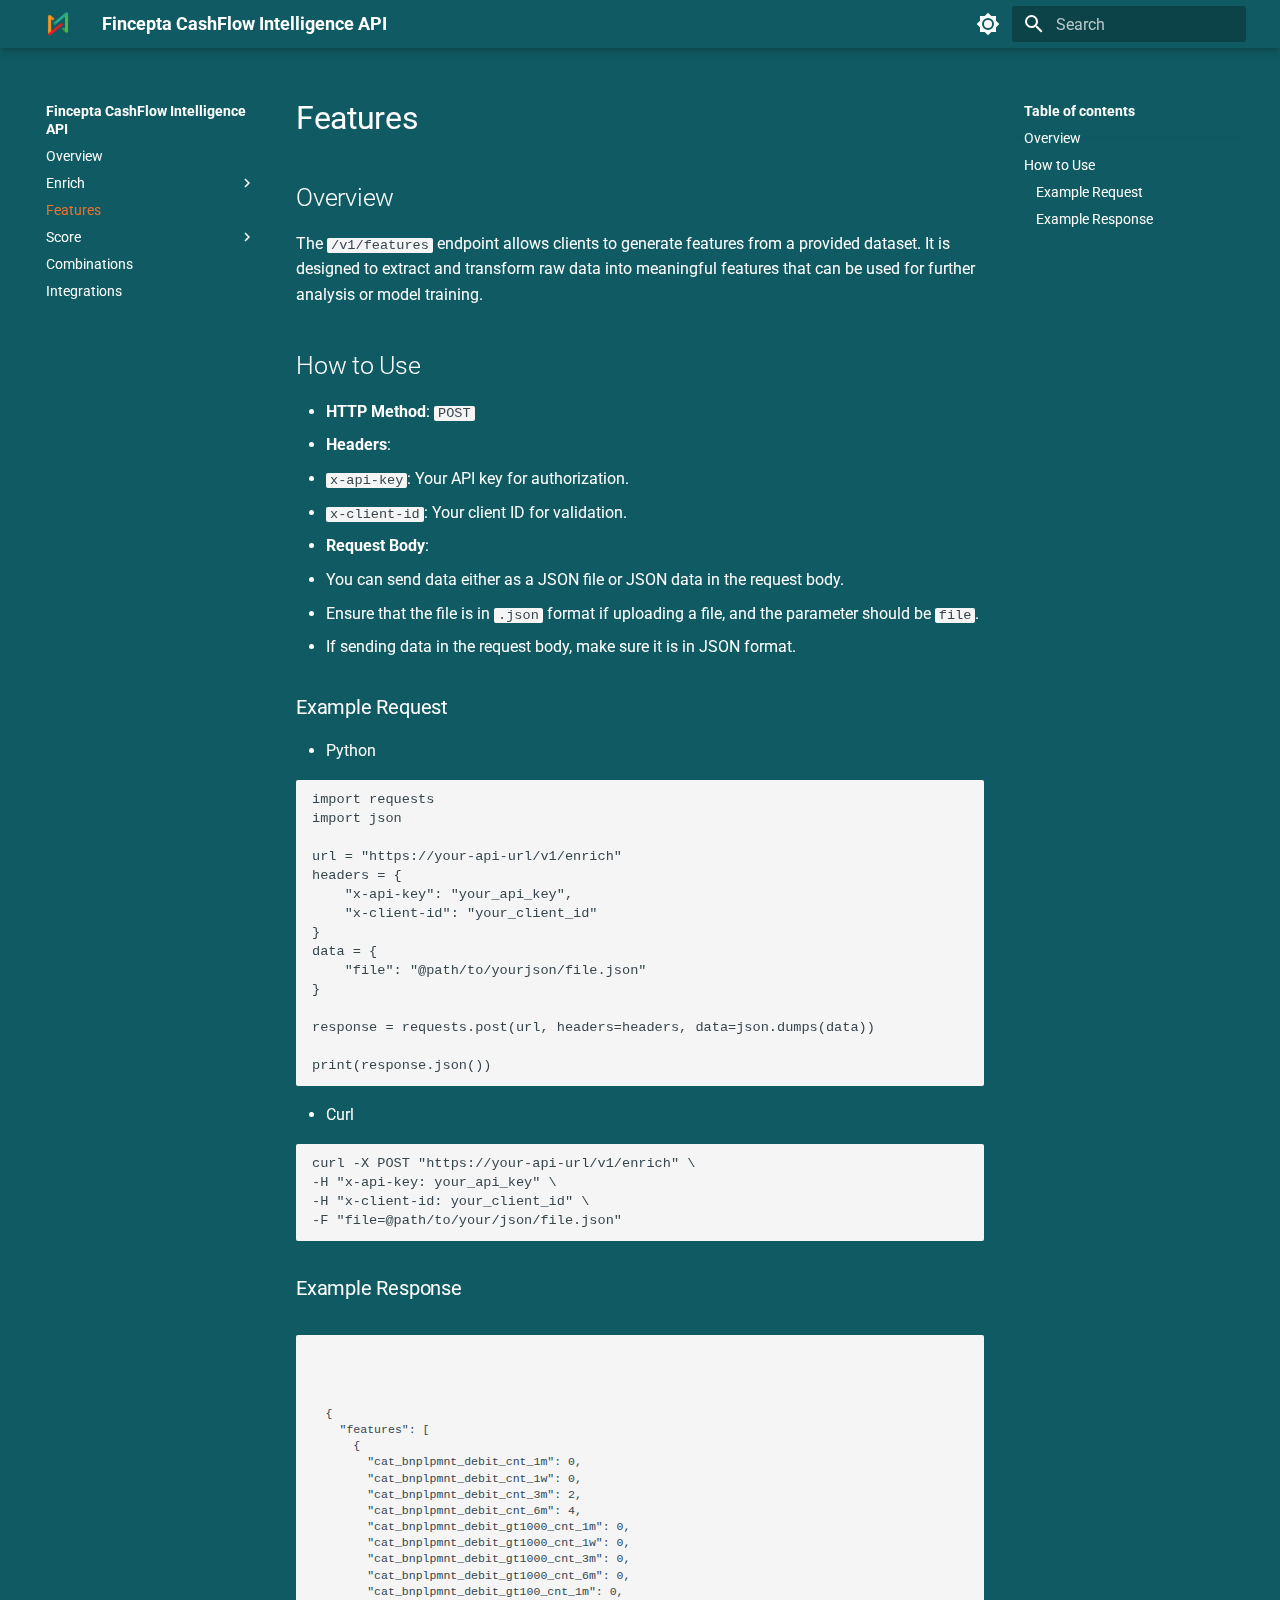
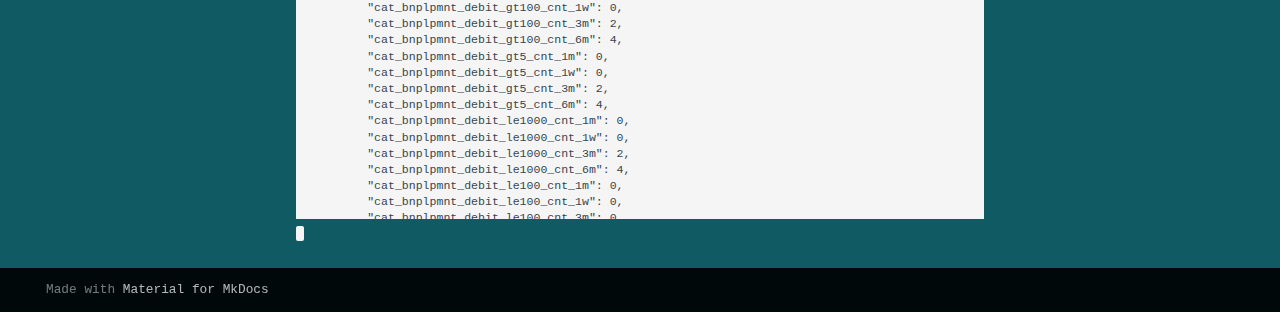
<file: features/index.html>
<!doctype html>
<html lang="en" class="no-js">
  <head>
    
      <meta charset="utf-8">
      <meta name="viewport" content="width=device-width,initial-scale=1">
      
      
      
      
        <link rel="prev" href="../feedback/">
      
      
        <link rel="next" href="../score/">
      
      
      <link rel="icon" href="../assets/images/favicon.png">
      <meta name="generator" content="mkdocs-1.6.1, mkdocs-material-9.5.48">
    
    
      
        <title>Features - Fincepta CashFlow Intelligence API</title>
      
    
    
      <link rel="stylesheet" href="../assets/stylesheets/main.6f8fc17f.min.css">
      
        
        <link rel="stylesheet" href="../assets/stylesheets/palette.06af60db.min.css">
      
      


    
    
      
    
    
      
        
        
        <link rel="preconnect" href="https://fonts.gstatic.com" crossorigin>
        <link rel="stylesheet" href="https://fonts.googleapis.com/css?family=Roboto:300,300i,400,400i,700,700i%7CAttentica+4F:400,400i,700,700i&display=fallback">
        <style>:root{--md-text-font:"Roboto";--md-code-font:"Attentica 4F"}</style>
      
    
    
      <link rel="stylesheet" href="../stylesheets/extra.css">
    
    <script>__md_scope=new URL("..",location),__md_hash=e=>[...e].reduce(((e,_)=>(e<<5)-e+_.charCodeAt(0)),0),__md_get=(e,_=localStorage,t=__md_scope)=>JSON.parse(_.getItem(t.pathname+"."+e)),__md_set=(e,_,t=localStorage,a=__md_scope)=>{try{t.setItem(a.pathname+"."+e,JSON.stringify(_))}catch(e){}}</script>
    
      

    
    
    
  </head>
  
  
    
    
      
    
    
    
    
    <body dir="ltr" data-md-color-scheme="fincepta-dark" data-md-color-primary="indigo" data-md-color-accent="indigo">
  
    
    <input class="md-toggle" data-md-toggle="drawer" type="checkbox" id="__drawer" autocomplete="off">
    <input class="md-toggle" data-md-toggle="search" type="checkbox" id="__search" autocomplete="off">
    <label class="md-overlay" for="__drawer"></label>
    <div data-md-component="skip">
      
        
        <a href="#features" class="md-skip">
          Skip to content
        </a>
      
    </div>
    <div data-md-component="announce">
      
    </div>
    
    
      

  

<header class="md-header md-header--shadow" data-md-component="header">
  <nav class="md-header__inner md-grid" aria-label="Header">
    <a href=".." title="Fincepta CashFlow Intelligence API" class="md-header__button md-logo" aria-label="Fincepta CashFlow Intelligence API" data-md-component="logo">
      
  <img src="../images/logo.png" alt="logo">

    </a>
    <label class="md-header__button md-icon" for="__drawer">
      
      <svg xmlns="http://www.w3.org/2000/svg" viewBox="0 0 24 24"><path d="M3 6h18v2H3zm0 5h18v2H3zm0 5h18v2H3z"/></svg>
    </label>
    <div class="md-header__title" data-md-component="header-title">
      <div class="md-header__ellipsis">
        <div class="md-header__topic">
          <span class="md-ellipsis">
            Fincepta CashFlow Intelligence API
          </span>
        </div>
        <div class="md-header__topic" data-md-component="header-topic">
          <span class="md-ellipsis">
            
              Features
            
          </span>
        </div>
      </div>
    </div>
    
      
        <form class="md-header__option" data-md-component="palette">
  
    
    
    
    <input class="md-option" data-md-color-media="" data-md-color-scheme="fincepta-dark" data-md-color-primary="indigo" data-md-color-accent="indigo"  aria-label="Light Mode"  type="radio" name="__palette" id="__palette_0">
    
      <label class="md-header__button md-icon" title="Light Mode" for="__palette_1" hidden>
        <svg xmlns="http://www.w3.org/2000/svg" viewBox="0 0 24 24"><path d="M12 8a4 4 0 0 0-4 4 4 4 0 0 0 4 4 4 4 0 0 0 4-4 4 4 0 0 0-4-4m0 10a6 6 0 0 1-6-6 6 6 0 0 1 6-6 6 6 0 0 1 6 6 6 6 0 0 1-6 6m8-9.31V4h-4.69L12 .69 8.69 4H4v4.69L.69 12 4 15.31V20h4.69L12 23.31 15.31 20H20v-4.69L23.31 12z"/></svg>
      </label>
    
  
    
    
    
    <input class="md-option" data-md-color-media="" data-md-color-scheme="fincepta-light" data-md-color-primary="indigo" data-md-color-accent="indigo"  aria-label="Dark Mode"  type="radio" name="__palette" id="__palette_1">
    
      <label class="md-header__button md-icon" title="Dark Mode" for="__palette_0" hidden>
        <svg xmlns="http://www.w3.org/2000/svg" viewBox="0 0 24 24"><path d="M12 18c-.89 0-1.74-.2-2.5-.55C11.56 16.5 13 14.42 13 12s-1.44-4.5-3.5-5.45C10.26 6.2 11.11 6 12 6a6 6 0 0 1 6 6 6 6 0 0 1-6 6m8-9.31V4h-4.69L12 .69 8.69 4H4v4.69L.69 12 4 15.31V20h4.69L12 23.31 15.31 20H20v-4.69L23.31 12z"/></svg>
      </label>
    
  
</form>
      
    
    
      <script>var palette=__md_get("__palette");if(palette&&palette.color){if("(prefers-color-scheme)"===palette.color.media){var media=matchMedia("(prefers-color-scheme: light)"),input=document.querySelector(media.matches?"[data-md-color-media='(prefers-color-scheme: light)']":"[data-md-color-media='(prefers-color-scheme: dark)']");palette.color.media=input.getAttribute("data-md-color-media"),palette.color.scheme=input.getAttribute("data-md-color-scheme"),palette.color.primary=input.getAttribute("data-md-color-primary"),palette.color.accent=input.getAttribute("data-md-color-accent")}for(var[key,value]of Object.entries(palette.color))document.body.setAttribute("data-md-color-"+key,value)}</script>
    
    
    
      <label class="md-header__button md-icon" for="__search">
        
        <svg xmlns="http://www.w3.org/2000/svg" viewBox="0 0 24 24"><path d="M9.5 3A6.5 6.5 0 0 1 16 9.5c0 1.61-.59 3.09-1.56 4.23l.27.27h.79l5 5-1.5 1.5-5-5v-.79l-.27-.27A6.52 6.52 0 0 1 9.5 16 6.5 6.5 0 0 1 3 9.5 6.5 6.5 0 0 1 9.5 3m0 2C7 5 5 7 5 9.5S7 14 9.5 14 14 12 14 9.5 12 5 9.5 5"/></svg>
      </label>
      <div class="md-search" data-md-component="search" role="dialog">
  <label class="md-search__overlay" for="__search"></label>
  <div class="md-search__inner" role="search">
    <form class="md-search__form" name="search">
      <input type="text" class="md-search__input" name="query" aria-label="Search" placeholder="Search" autocapitalize="off" autocorrect="off" autocomplete="off" spellcheck="false" data-md-component="search-query" required>
      <label class="md-search__icon md-icon" for="__search">
        
        <svg xmlns="http://www.w3.org/2000/svg" viewBox="0 0 24 24"><path d="M9.5 3A6.5 6.5 0 0 1 16 9.5c0 1.61-.59 3.09-1.56 4.23l.27.27h.79l5 5-1.5 1.5-5-5v-.79l-.27-.27A6.52 6.52 0 0 1 9.5 16 6.5 6.5 0 0 1 3 9.5 6.5 6.5 0 0 1 9.5 3m0 2C7 5 5 7 5 9.5S7 14 9.5 14 14 12 14 9.5 12 5 9.5 5"/></svg>
        
        <svg xmlns="http://www.w3.org/2000/svg" viewBox="0 0 24 24"><path d="M20 11v2H8l5.5 5.5-1.42 1.42L4.16 12l7.92-7.92L13.5 5.5 8 11z"/></svg>
      </label>
      <nav class="md-search__options" aria-label="Search">
        
        <button type="reset" class="md-search__icon md-icon" title="Clear" aria-label="Clear" tabindex="-1">
          
          <svg xmlns="http://www.w3.org/2000/svg" viewBox="0 0 24 24"><path d="M19 6.41 17.59 5 12 10.59 6.41 5 5 6.41 10.59 12 5 17.59 6.41 19 12 13.41 17.59 19 19 17.59 13.41 12z"/></svg>
        </button>
      </nav>
      
    </form>
    <div class="md-search__output">
      <div class="md-search__scrollwrap" tabindex="0" data-md-scrollfix>
        <div class="md-search-result" data-md-component="search-result">
          <div class="md-search-result__meta">
            Initializing search
          </div>
          <ol class="md-search-result__list" role="presentation"></ol>
        </div>
      </div>
    </div>
  </div>
</div>
    
    
  </nav>
  
</header>
    
    <div class="md-container" data-md-component="container">
      
      
        
          
        
      
      <main class="md-main" data-md-component="main">
        <div class="md-main__inner md-grid">
          
            
              
              <div class="md-sidebar md-sidebar--primary" data-md-component="sidebar" data-md-type="navigation" >
                <div class="md-sidebar__scrollwrap">
                  <div class="md-sidebar__inner">
                    



<nav class="md-nav md-nav--primary" aria-label="Navigation" data-md-level="0">
  <label class="md-nav__title" for="__drawer">
    <a href=".." title="Fincepta CashFlow Intelligence API" class="md-nav__button md-logo" aria-label="Fincepta CashFlow Intelligence API" data-md-component="logo">
      
  <img src="../images/logo.png" alt="logo">

    </a>
    Fincepta CashFlow Intelligence API
  </label>
  
  <ul class="md-nav__list" data-md-scrollfix>
    
      
      
  
  
  
  
    <li class="md-nav__item">
      <a href=".." class="md-nav__link">
        
  
  <span class="md-ellipsis">
    Overview
  </span>
  

      </a>
    </li>
  

    
      
      
  
  
  
  
    
    
      
        
      
        
      
        
      
        
      
    
    
    
      
        
        
      
    
    <li class="md-nav__item md-nav__item--pruned md-nav__item--nested">
      
        
  
  
    <a href="../enrich/" class="md-nav__link">
      
  
  <span class="md-ellipsis">
    Enrich
  </span>
  

      
        <span class="md-nav__icon md-icon"></span>
      
    </a>
  

      
    </li>
  

    
      
      
  
  
    
  
  
  
    <li class="md-nav__item md-nav__item--active">
      
      <input class="md-nav__toggle md-toggle" type="checkbox" id="__toc">
      
      
        
      
      
        <label class="md-nav__link md-nav__link--active" for="__toc">
          
  
  <span class="md-ellipsis">
    Features
  </span>
  

          <span class="md-nav__icon md-icon"></span>
        </label>
      
      <a href="./" class="md-nav__link md-nav__link--active">
        
  
  <span class="md-ellipsis">
    Features
  </span>
  

      </a>
      
        

<nav class="md-nav md-nav--secondary" aria-label="Table of contents">
  
  
  
    
  
  
    <label class="md-nav__title" for="__toc">
      <span class="md-nav__icon md-icon"></span>
      Table of contents
    </label>
    <ul class="md-nav__list" data-md-component="toc" data-md-scrollfix>
      
        <li class="md-nav__item">
  <a href="#overview" class="md-nav__link">
    <span class="md-ellipsis">
      Overview
    </span>
  </a>
  
</li>
      
        <li class="md-nav__item">
  <a href="#how-to-use" class="md-nav__link">
    <span class="md-ellipsis">
      How to Use
    </span>
  </a>
  
    <nav class="md-nav" aria-label="How to Use">
      <ul class="md-nav__list">
        
          <li class="md-nav__item">
  <a href="#example-request" class="md-nav__link">
    <span class="md-ellipsis">
      Example Request
    </span>
  </a>
  
</li>
        
          <li class="md-nav__item">
  <a href="#example-response" class="md-nav__link">
    <span class="md-ellipsis">
      Example Response
    </span>
  </a>
  
</li>
        
      </ul>
    </nav>
  
</li>
      
    </ul>
  
</nav>
      
    </li>
  

    
      
      
  
  
  
  
    
    
      
        
      
        
      
        
      
    
    
    
      
        
        
      
    
    <li class="md-nav__item md-nav__item--pruned md-nav__item--nested">
      
        
  
  
    <a href="../score/" class="md-nav__link">
      
  
  <span class="md-ellipsis">
    Score
  </span>
  

      
        <span class="md-nav__icon md-icon"></span>
      
    </a>
  

      
    </li>
  

    
      
      
  
  
  
  
    <li class="md-nav__item">
      <a href="../combinations/" class="md-nav__link">
        
  
  <span class="md-ellipsis">
    Combinations
  </span>
  

      </a>
    </li>
  

    
      
      
  
  
  
  
    <li class="md-nav__item">
      <a href="../integrations/" class="md-nav__link">
        
  
  <span class="md-ellipsis">
    Integrations
  </span>
  

      </a>
    </li>
  

    
  </ul>
</nav>
                  </div>
                </div>
              </div>
            
            
              
              <div class="md-sidebar md-sidebar--secondary" data-md-component="sidebar" data-md-type="toc" >
                <div class="md-sidebar__scrollwrap">
                  <div class="md-sidebar__inner">
                    

<nav class="md-nav md-nav--secondary" aria-label="Table of contents">
  
  
  
    
  
  
    <label class="md-nav__title" for="__toc">
      <span class="md-nav__icon md-icon"></span>
      Table of contents
    </label>
    <ul class="md-nav__list" data-md-component="toc" data-md-scrollfix>
      
        <li class="md-nav__item">
  <a href="#overview" class="md-nav__link">
    <span class="md-ellipsis">
      Overview
    </span>
  </a>
  
</li>
      
        <li class="md-nav__item">
  <a href="#how-to-use" class="md-nav__link">
    <span class="md-ellipsis">
      How to Use
    </span>
  </a>
  
    <nav class="md-nav" aria-label="How to Use">
      <ul class="md-nav__list">
        
          <li class="md-nav__item">
  <a href="#example-request" class="md-nav__link">
    <span class="md-ellipsis">
      Example Request
    </span>
  </a>
  
</li>
        
          <li class="md-nav__item">
  <a href="#example-response" class="md-nav__link">
    <span class="md-ellipsis">
      Example Response
    </span>
  </a>
  
</li>
        
      </ul>
    </nav>
  
</li>
      
    </ul>
  
</nav>
                  </div>
                </div>
              </div>
            
          
          
            <div class="md-content" data-md-component="content">
              <article class="md-content__inner md-typeset">
                
                  


<h1 id="features"><strong>Features</strong></h1>
<h2 id="overview">Overview</h2>
<p>The <code>/v1/features</code> endpoint allows clients to generate features from a provided dataset. It is designed to extract and transform raw data into meaningful features that can be used for further analysis or model training.</p>
<h2 id="how-to-use">How to Use</h2>
<ul>
<li><strong>HTTP Method</strong>: <code>POST</code></li>
<li><strong>Headers</strong>:</li>
<li><code>x-api-key</code>: Your API key for authorization.</li>
<li>
<p><code>x-client-id</code>: Your client ID for validation.</p>
</li>
<li>
<p><strong>Request Body</strong>:</p>
</li>
<li>You can send data either as a JSON file or JSON data in the request body.</li>
<li>Ensure that the file is in <code>.json</code> format if uploading a file, and the parameter should be <code>file</code>.</li>
<li>If sending data in the request body, make sure it is in JSON format.</li>
</ul>
<h3 id="example-request">Example Request</h3>
<ul>
<li>Python</li>
</ul>
<pre><code class="language-python">import requests
import json

url = &quot;https://your-api-url/v1/enrich&quot;
headers = {
    &quot;x-api-key&quot;: &quot;your_api_key&quot;,
    &quot;x-client-id&quot;: &quot;your_client_id&quot;
}
data = {
    &quot;file&quot;: &quot;@path/to/yourjson/file.json&quot;
}

response = requests.post(url, headers=headers, data=json.dumps(data))

print(response.json())
</code></pre>
<ul>
<li>Curl</li>
</ul>
<pre><code class="language-bash">curl -X POST &quot;https://your-api-url/v1/enrich&quot; \
-H &quot;x-api-key: your_api_key&quot; \
-H &quot;x-client-id: your_client_id&quot; \
-F &quot;file=@path/to/your/json/file.json&quot;
</code></pre>
<h3 id="example-response">Example Response</h3>
<div style="overflow-x: auto; max-width: 100%; max-height: 500px; overflow-y: auto;">
<pre><code>

<pre><code class="language-json">{
  &quot;features&quot;: [
    {
      &quot;cat_bnplpmnt_debit_cnt_1m&quot;: 0,
      &quot;cat_bnplpmnt_debit_cnt_1w&quot;: 0,
      &quot;cat_bnplpmnt_debit_cnt_3m&quot;: 2,
      &quot;cat_bnplpmnt_debit_cnt_6m&quot;: 4,
      &quot;cat_bnplpmnt_debit_gt1000_cnt_1m&quot;: 0,
      &quot;cat_bnplpmnt_debit_gt1000_cnt_1w&quot;: 0,
      &quot;cat_bnplpmnt_debit_gt1000_cnt_3m&quot;: 0,
      &quot;cat_bnplpmnt_debit_gt1000_cnt_6m&quot;: 0,
      &quot;cat_bnplpmnt_debit_gt100_cnt_1m&quot;: 0,
      &quot;cat_bnplpmnt_debit_gt100_cnt_1w&quot;: 0,
      &quot;cat_bnplpmnt_debit_gt100_cnt_3m&quot;: 2,
      &quot;cat_bnplpmnt_debit_gt100_cnt_6m&quot;: 4,
      &quot;cat_bnplpmnt_debit_gt5_cnt_1m&quot;: 0,
      &quot;cat_bnplpmnt_debit_gt5_cnt_1w&quot;: 0,
      &quot;cat_bnplpmnt_debit_gt5_cnt_3m&quot;: 2,
      &quot;cat_bnplpmnt_debit_gt5_cnt_6m&quot;: 4,
      &quot;cat_bnplpmnt_debit_le1000_cnt_1m&quot;: 0,
      &quot;cat_bnplpmnt_debit_le1000_cnt_1w&quot;: 0,
      &quot;cat_bnplpmnt_debit_le1000_cnt_3m&quot;: 2,
      &quot;cat_bnplpmnt_debit_le1000_cnt_6m&quot;: 4,
      &quot;cat_bnplpmnt_debit_le100_cnt_1m&quot;: 0,
      &quot;cat_bnplpmnt_debit_le100_cnt_1w&quot;: 0,
      &quot;cat_bnplpmnt_debit_le100_cnt_3m&quot;: 0,
      &quot;cat_bnplpmnt_debit_le100_cnt_6m&quot;: 0,
      &quot;cat_bnplpmnt_debit_le5_cnt_1m&quot;: 0,
      &quot;cat_bnplpmnt_debit_le5_cnt_1w&quot;: 0,
      &quot;cat_bnplpmnt_debit_le5_cnt_3m&quot;: 0,
      &quot;cat_bnplpmnt_debit_le5_cnt_6m&quot;: 0,
      &quot;cat_bnplpmnt_debit_max_1m&quot;: null,
      &quot;cat_bnplpmnt_debit_max_1w&quot;: null,
      &quot;cat_bnplpmnt_debit_max_3m&quot;: 134.73,
      &quot;cat_bnplpmnt_debit_max_6m&quot;: 134.73,
      &quot;cat_bnplpmnt_debit_mean_1m&quot;: null,
      &quot;cat_bnplpmnt_debit_mean_1w&quot;: null,
      &quot;cat_bnplpmnt_debit_mean_3m&quot;: 134.73,
      &quot;cat_bnplpmnt_debit_mean_6m&quot;: 134.73,
      &quot;cat_bnplpmnt_debit_min_1m&quot;: null,
      &quot;cat_bnplpmnt_debit_min_1w&quot;: null,
      &quot;cat_bnplpmnt_debit_min_3m&quot;: 134.73,
      &quot;cat_bnplpmnt_debit_min_6m&quot;: 134.73,
      &quot;cat_bnplpmnt_debit_monthly_amount_stdev_3m&quot;: 127.02,
      &quot;cat_bnplpmnt_debit_monthly_amount_stdev_6m&quot;: 100.42,
      &quot;cat_bnplpmnt_debit_monthly_count_stdev_3m&quot;: 0.94,
      &quot;cat_bnplpmnt_debit_monthly_count_stdev_6m&quot;: 0.75,
      &quot;cat_bnplpmnt_debit_std_1m&quot;: null,
      &quot;cat_bnplpmnt_debit_std_1w&quot;: null,
      &quot;cat_bnplpmnt_debit_std_3m&quot;: 0.0,
      &quot;cat_bnplpmnt_debit_std_6m&quot;: 0.0,
      &quot;cat_bnplpmnt_debit_sum_1m&quot;: 0.0,
      &quot;cat_bnplpmnt_debit_sum_1w&quot;: 0.0,
      &quot;cat_bnplpmnt_debit_sum_3m&quot;: 269.46,
      &quot;cat_bnplpmnt_debit_sum_6m&quot;: 538.92,
      &quot;cat_bnplpmnt_debit_trend_amount_1m_3m&quot;: -89.82,
      &quot;cat_bnplpmnt_debit_trend_amount_1m_6m&quot;: -89.82,
      &quot;cat_bnplpmnt_debit_trend_count_1m_3m&quot;: -0.67,
      &quot;cat_bnplpmnt_debit_trend_count_1m_6m&quot;: -0.67,
      &quot;cat_bnplpmnt_debit_trend_mean_1m_3m&quot;: null,
      &quot;cat_bnplpmnt_debit_trend_mean_1m_6m&quot;: null,
      &quot;ratio_cat_bnplpmnt_debit_by_all_credit_1m&quot;: 0.0,
      &quot;ratio_cat_bnplpmnt_debit_by_all_credit_1w&quot;: 0.0,
      &quot;ratio_cat_bnplpmnt_debit_by_all_credit_3m&quot;: 0.01,
      &quot;ratio_cat_bnplpmnt_debit_by_all_debit_1m&quot;: 0.0,
      &quot;ratio_cat_bnplpmnt_debit_by_all_debit_1w&quot;: 0.0,
      &quot;ratio_cat_bnplpmnt_debit_by_all_debit_3m&quot;: 0.01,
      &quot;ratio_cat_bnplpmnt_debit_by_allinc_credit_1m&quot;: 0.0,
      &quot;ratio_cat_bnplpmnt_debit_by_allinc_credit_1w&quot;: 0.0,
      &quot;ratio_cat_bnplpmnt_debit_by_allinc_credit_3m&quot;: 0.12,
      &quot;ratio_cat_bnplpmnt_debit_by_allrev_credit_1m&quot;: 0.0,
      &quot;ratio_cat_bnplpmnt_debit_by_allrev_credit_1w&quot;: 0.0,
      &quot;ratio_cat_bnplpmnt_debit_by_allrev_credit_3m&quot;: 0.03,
      &quot;ratio_cat_bnplpmnt_debit_by_bal_depository_type_acc_1m&quot;: 0.0,
      &quot;ratio_cat_bnplpmnt_debit_by_bal_depository_type_acc_1w&quot;: 0.0,
      &quot;ratio_cat_bnplpmnt_debit_by_bal_depository_type_acc_3m&quot;: -1.09,
      &quot;ratio_cat_bnplpmnt_debit_by_dailybal_avg_1m&quot;: 0.0,
      &quot;ratio_cat_bnplpmnt_debit_by_dailybal_avg_1w&quot;: 0.0,
      &quot;ratio_cat_bnplpmnt_debit_by_dailybal_avg_3m&quot;: 0.0,
      &quot;ratio_cat_bnplpmnt_debit_by_payroll_1m&quot;: 0.0,
      &quot;ratio_cat_bnplpmnt_debit_by_payroll_1w&quot;: 0.0,
      &quot;ratio_cat_bnplpmnt_debit_by_payroll_3m&quot;: 0.12
    }
  ],
  &quot;metadata&quot;: {
    &quot;coverage 1 month&quot;: true,
    &quot;coverage 3 months&quot;: true,
    &quot;coverage 6 months&quot;: true,
    &quot;message&quot;: &quot;Success - all features generated&quot;,
    &quot;product&quot;: &quot;Fincepta Cashflow Data Enrichment&quot;
  }
}
</code></pre>

</pre>
</div>












                
              </article>
            </div>
          
          
<script>var target=document.getElementById(location.hash.slice(1));target&&target.name&&(target.checked=target.name.startsWith("__tabbed_"))</script>
        </div>
        
      </main>
      
        <footer class="md-footer">
  
  <div class="md-footer-meta md-typeset">
    <div class="md-footer-meta__inner md-grid">
      <div class="md-copyright">
  
  
    Made with
    <a href="https://squidfunk.github.io/mkdocs-material/" target="_blank" rel="noopener">
      Material for MkDocs
    </a>
  
</div>
      
    </div>
  </div>
</footer>
      
    </div>
    <div class="md-dialog" data-md-component="dialog">
      <div class="md-dialog__inner md-typeset"></div>
    </div>
    
    
    <script id="__config" type="application/json">{"base": "..", "features": ["search", "navigation.tracking", "navigation.indexes", "navigation.prune"], "search": "../assets/javascripts/workers/search.6ce7567c.min.js", "translations": {"clipboard.copied": "Copied to clipboard", "clipboard.copy": "Copy to clipboard", "search.result.more.one": "1 more on this page", "search.result.more.other": "# more on this page", "search.result.none": "No matching documents", "search.result.one": "1 matching document", "search.result.other": "# matching documents", "search.result.placeholder": "Type to start searching", "search.result.term.missing": "Missing", "select.version": "Select version"}}</script>
    
    
      <script src="../assets/javascripts/bundle.83f73b43.min.js"></script>
      
    
  </body>
</html>
</file>
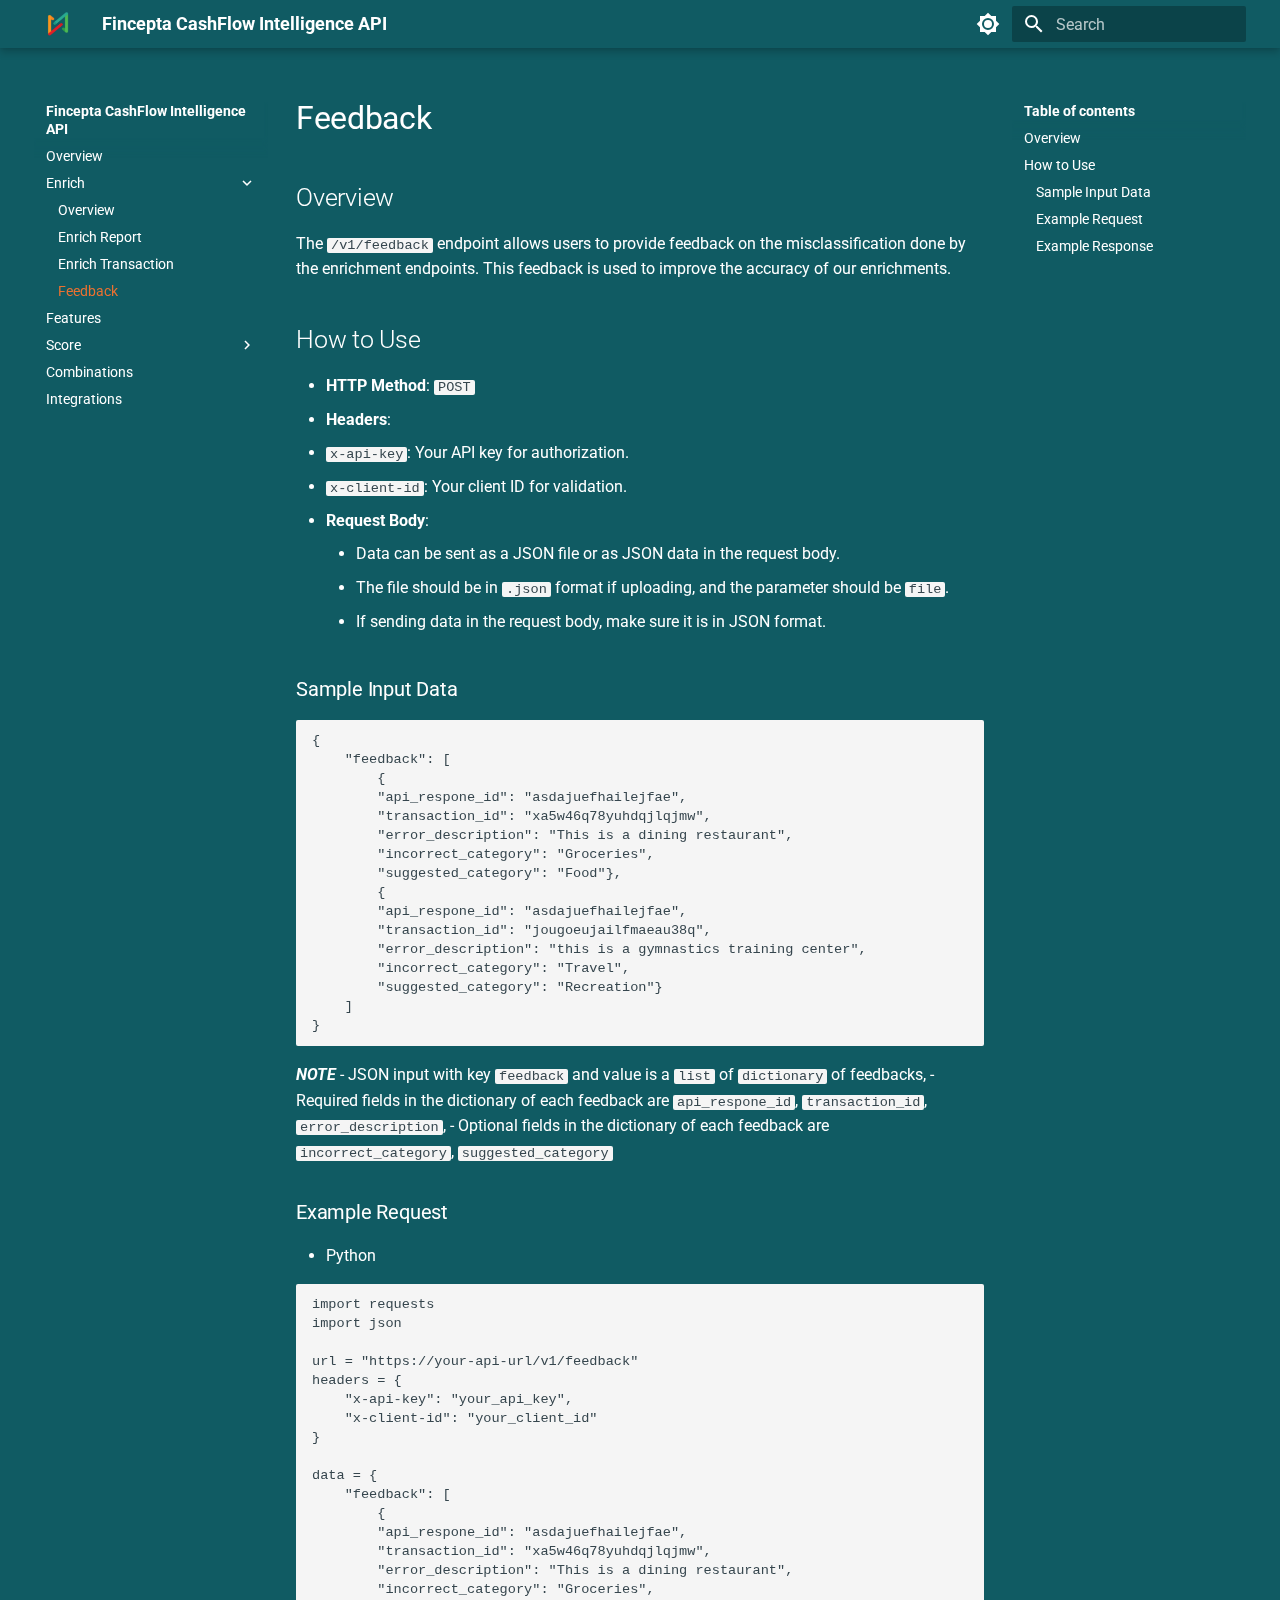
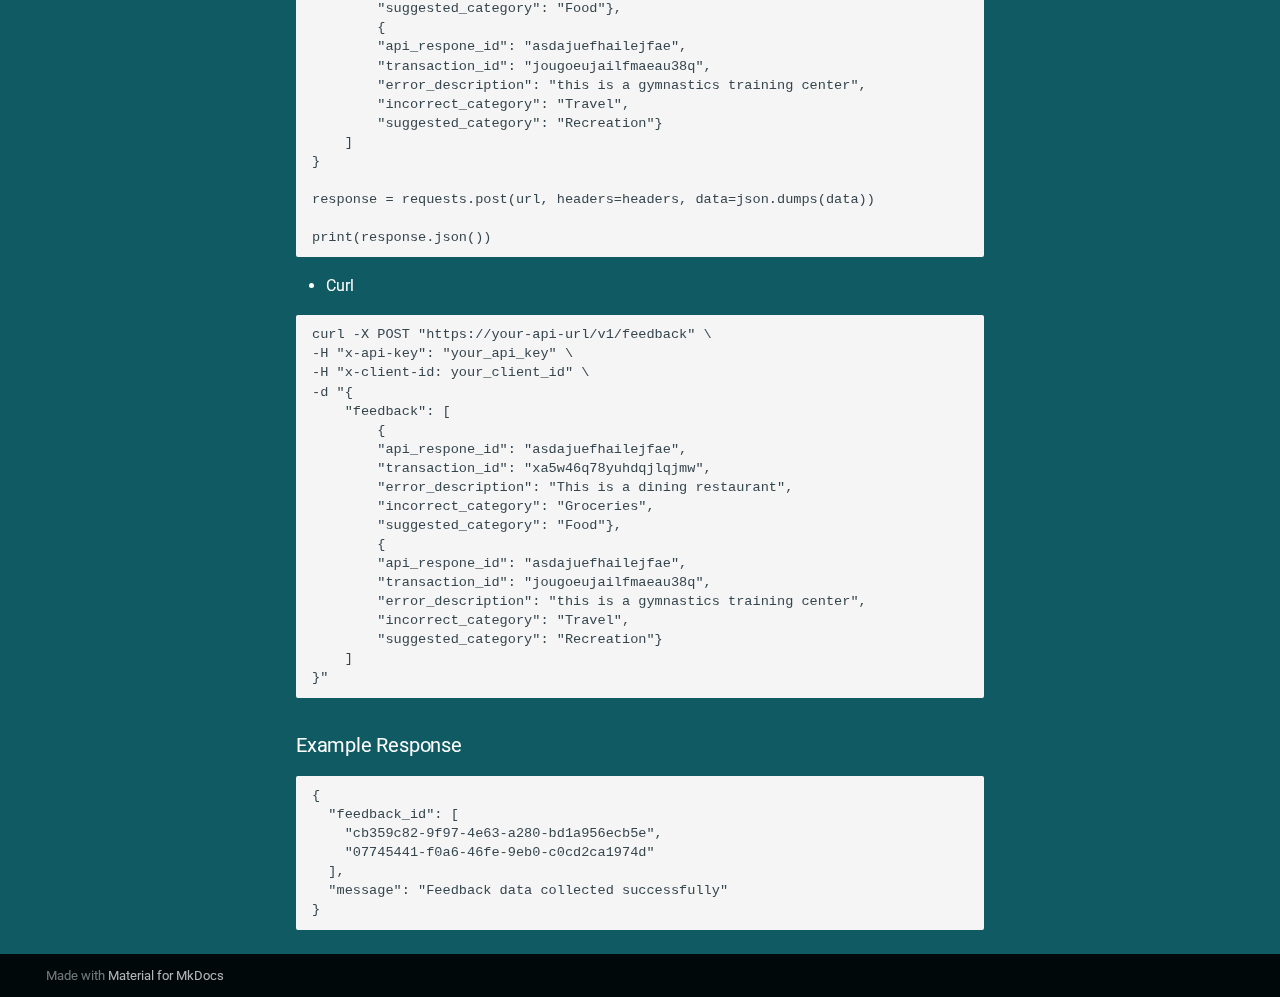
<file: feedback/index.html>
<!doctype html>
<html lang="en" class="no-js">
  <head>
    
      <meta charset="utf-8">
      <meta name="viewport" content="width=device-width,initial-scale=1">
      
      
      
      
        <link rel="prev" href="../enrich_transactions/">
      
      
        <link rel="next" href="../features/">
      
      
      <link rel="icon" href="../assets/images/favicon.png">
      <meta name="generator" content="mkdocs-1.6.1, mkdocs-material-9.5.48">
    
    
      
        <title>Feedback - Fincepta CashFlow Intelligence API</title>
      
    
    
      <link rel="stylesheet" href="../assets/stylesheets/main.6f8fc17f.min.css">
      
        
        <link rel="stylesheet" href="../assets/stylesheets/palette.06af60db.min.css">
      
      


    
    
      
    
    
      
        
        
        <link rel="preconnect" href="https://fonts.gstatic.com" crossorigin>
        <link rel="stylesheet" href="https://fonts.googleapis.com/css?family=Roboto:300,300i,400,400i,700,700i%7CAttentica+4F:400,400i,700,700i&display=fallback">
        <style>:root{--md-text-font:"Roboto";--md-code-font:"Attentica 4F"}</style>
      
    
    
      <link rel="stylesheet" href="../stylesheets/extra.css">
    
    <script>__md_scope=new URL("..",location),__md_hash=e=>[...e].reduce(((e,_)=>(e<<5)-e+_.charCodeAt(0)),0),__md_get=(e,_=localStorage,t=__md_scope)=>JSON.parse(_.getItem(t.pathname+"."+e)),__md_set=(e,_,t=localStorage,a=__md_scope)=>{try{t.setItem(a.pathname+"."+e,JSON.stringify(_))}catch(e){}}</script>
    
      

    
    
    
  </head>
  
  
    
    
      
    
    
    
    
    <body dir="ltr" data-md-color-scheme="fincepta-dark" data-md-color-primary="indigo" data-md-color-accent="indigo">
  
    
    <input class="md-toggle" data-md-toggle="drawer" type="checkbox" id="__drawer" autocomplete="off">
    <input class="md-toggle" data-md-toggle="search" type="checkbox" id="__search" autocomplete="off">
    <label class="md-overlay" for="__drawer"></label>
    <div data-md-component="skip">
      
        
        <a href="#feedback" class="md-skip">
          Skip to content
        </a>
      
    </div>
    <div data-md-component="announce">
      
    </div>
    
    
      

  

<header class="md-header md-header--shadow" data-md-component="header">
  <nav class="md-header__inner md-grid" aria-label="Header">
    <a href=".." title="Fincepta CashFlow Intelligence API" class="md-header__button md-logo" aria-label="Fincepta CashFlow Intelligence API" data-md-component="logo">
      
  <img src="../images/logo.png" alt="logo">

    </a>
    <label class="md-header__button md-icon" for="__drawer">
      
      <svg xmlns="http://www.w3.org/2000/svg" viewBox="0 0 24 24"><path d="M3 6h18v2H3zm0 5h18v2H3zm0 5h18v2H3z"/></svg>
    </label>
    <div class="md-header__title" data-md-component="header-title">
      <div class="md-header__ellipsis">
        <div class="md-header__topic">
          <span class="md-ellipsis">
            Fincepta CashFlow Intelligence API
          </span>
        </div>
        <div class="md-header__topic" data-md-component="header-topic">
          <span class="md-ellipsis">
            
              Feedback
            
          </span>
        </div>
      </div>
    </div>
    
      
        <form class="md-header__option" data-md-component="palette">
  
    
    
    
    <input class="md-option" data-md-color-media="" data-md-color-scheme="fincepta-dark" data-md-color-primary="indigo" data-md-color-accent="indigo"  aria-label="Light Mode"  type="radio" name="__palette" id="__palette_0">
    
      <label class="md-header__button md-icon" title="Light Mode" for="__palette_1" hidden>
        <svg xmlns="http://www.w3.org/2000/svg" viewBox="0 0 24 24"><path d="M12 8a4 4 0 0 0-4 4 4 4 0 0 0 4 4 4 4 0 0 0 4-4 4 4 0 0 0-4-4m0 10a6 6 0 0 1-6-6 6 6 0 0 1 6-6 6 6 0 0 1 6 6 6 6 0 0 1-6 6m8-9.31V4h-4.69L12 .69 8.69 4H4v4.69L.69 12 4 15.31V20h4.69L12 23.31 15.31 20H20v-4.69L23.31 12z"/></svg>
      </label>
    
  
    
    
    
    <input class="md-option" data-md-color-media="" data-md-color-scheme="fincepta-light" data-md-color-primary="indigo" data-md-color-accent="indigo"  aria-label="Dark Mode"  type="radio" name="__palette" id="__palette_1">
    
      <label class="md-header__button md-icon" title="Dark Mode" for="__palette_0" hidden>
        <svg xmlns="http://www.w3.org/2000/svg" viewBox="0 0 24 24"><path d="M12 18c-.89 0-1.74-.2-2.5-.55C11.56 16.5 13 14.42 13 12s-1.44-4.5-3.5-5.45C10.26 6.2 11.11 6 12 6a6 6 0 0 1 6 6 6 6 0 0 1-6 6m8-9.31V4h-4.69L12 .69 8.69 4H4v4.69L.69 12 4 15.31V20h4.69L12 23.31 15.31 20H20v-4.69L23.31 12z"/></svg>
      </label>
    
  
</form>
      
    
    
      <script>var palette=__md_get("__palette");if(palette&&palette.color){if("(prefers-color-scheme)"===palette.color.media){var media=matchMedia("(prefers-color-scheme: light)"),input=document.querySelector(media.matches?"[data-md-color-media='(prefers-color-scheme: light)']":"[data-md-color-media='(prefers-color-scheme: dark)']");palette.color.media=input.getAttribute("data-md-color-media"),palette.color.scheme=input.getAttribute("data-md-color-scheme"),palette.color.primary=input.getAttribute("data-md-color-primary"),palette.color.accent=input.getAttribute("data-md-color-accent")}for(var[key,value]of Object.entries(palette.color))document.body.setAttribute("data-md-color-"+key,value)}</script>
    
    
    
      <label class="md-header__button md-icon" for="__search">
        
        <svg xmlns="http://www.w3.org/2000/svg" viewBox="0 0 24 24"><path d="M9.5 3A6.5 6.5 0 0 1 16 9.5c0 1.61-.59 3.09-1.56 4.23l.27.27h.79l5 5-1.5 1.5-5-5v-.79l-.27-.27A6.52 6.52 0 0 1 9.5 16 6.5 6.5 0 0 1 3 9.5 6.5 6.5 0 0 1 9.5 3m0 2C7 5 5 7 5 9.5S7 14 9.5 14 14 12 14 9.5 12 5 9.5 5"/></svg>
      </label>
      <div class="md-search" data-md-component="search" role="dialog">
  <label class="md-search__overlay" for="__search"></label>
  <div class="md-search__inner" role="search">
    <form class="md-search__form" name="search">
      <input type="text" class="md-search__input" name="query" aria-label="Search" placeholder="Search" autocapitalize="off" autocorrect="off" autocomplete="off" spellcheck="false" data-md-component="search-query" required>
      <label class="md-search__icon md-icon" for="__search">
        
        <svg xmlns="http://www.w3.org/2000/svg" viewBox="0 0 24 24"><path d="M9.5 3A6.5 6.5 0 0 1 16 9.5c0 1.61-.59 3.09-1.56 4.23l.27.27h.79l5 5-1.5 1.5-5-5v-.79l-.27-.27A6.52 6.52 0 0 1 9.5 16 6.5 6.5 0 0 1 3 9.5 6.5 6.5 0 0 1 9.5 3m0 2C7 5 5 7 5 9.5S7 14 9.5 14 14 12 14 9.5 12 5 9.5 5"/></svg>
        
        <svg xmlns="http://www.w3.org/2000/svg" viewBox="0 0 24 24"><path d="M20 11v2H8l5.5 5.5-1.42 1.42L4.16 12l7.92-7.92L13.5 5.5 8 11z"/></svg>
      </label>
      <nav class="md-search__options" aria-label="Search">
        
        <button type="reset" class="md-search__icon md-icon" title="Clear" aria-label="Clear" tabindex="-1">
          
          <svg xmlns="http://www.w3.org/2000/svg" viewBox="0 0 24 24"><path d="M19 6.41 17.59 5 12 10.59 6.41 5 5 6.41 10.59 12 5 17.59 6.41 19 12 13.41 17.59 19 19 17.59 13.41 12z"/></svg>
        </button>
      </nav>
      
    </form>
    <div class="md-search__output">
      <div class="md-search__scrollwrap" tabindex="0" data-md-scrollfix>
        <div class="md-search-result" data-md-component="search-result">
          <div class="md-search-result__meta">
            Initializing search
          </div>
          <ol class="md-search-result__list" role="presentation"></ol>
        </div>
      </div>
    </div>
  </div>
</div>
    
    
  </nav>
  
</header>
    
    <div class="md-container" data-md-component="container">
      
      
        
          
        
      
      <main class="md-main" data-md-component="main">
        <div class="md-main__inner md-grid">
          
            
              
              <div class="md-sidebar md-sidebar--primary" data-md-component="sidebar" data-md-type="navigation" >
                <div class="md-sidebar__scrollwrap">
                  <div class="md-sidebar__inner">
                    



<nav class="md-nav md-nav--primary" aria-label="Navigation" data-md-level="0">
  <label class="md-nav__title" for="__drawer">
    <a href=".." title="Fincepta CashFlow Intelligence API" class="md-nav__button md-logo" aria-label="Fincepta CashFlow Intelligence API" data-md-component="logo">
      
  <img src="../images/logo.png" alt="logo">

    </a>
    Fincepta CashFlow Intelligence API
  </label>
  
  <ul class="md-nav__list" data-md-scrollfix>
    
      
      
  
  
  
  
    <li class="md-nav__item">
      <a href=".." class="md-nav__link">
        
  
  <span class="md-ellipsis">
    Overview
  </span>
  

      </a>
    </li>
  

    
      
      
  
  
    
  
  
  
    
    
      
        
      
        
      
        
      
        
      
    
    
    
      
    
    <li class="md-nav__item md-nav__item--active md-nav__item--nested">
      
        
        
        <input class="md-nav__toggle md-toggle " type="checkbox" id="__nav_2" checked>
        
          
          <label class="md-nav__link" for="__nav_2" id="__nav_2_label" tabindex="0">
            
  
  <span class="md-ellipsis">
    Enrich
  </span>
  

            <span class="md-nav__icon md-icon"></span>
          </label>
        
        <nav class="md-nav" data-md-level="1" aria-labelledby="__nav_2_label" aria-expanded="true">
          <label class="md-nav__title" for="__nav_2">
            <span class="md-nav__icon md-icon"></span>
            Enrich
          </label>
          <ul class="md-nav__list" data-md-scrollfix>
            
              
                
  
  
  
  
    <li class="md-nav__item">
      <a href="../enrich/" class="md-nav__link">
        
  
  <span class="md-ellipsis">
    Overview
  </span>
  

      </a>
    </li>
  

              
            
              
                
  
  
  
  
    <li class="md-nav__item">
      <a href="../enrich_report/" class="md-nav__link">
        
  
  <span class="md-ellipsis">
    Enrich Report
  </span>
  

      </a>
    </li>
  

              
            
              
                
  
  
  
  
    <li class="md-nav__item">
      <a href="../enrich_transactions/" class="md-nav__link">
        
  
  <span class="md-ellipsis">
    Enrich Transaction
  </span>
  

      </a>
    </li>
  

              
            
              
                
  
  
    
  
  
  
    <li class="md-nav__item md-nav__item--active">
      
      <input class="md-nav__toggle md-toggle" type="checkbox" id="__toc">
      
      
        
      
      
        <label class="md-nav__link md-nav__link--active" for="__toc">
          
  
  <span class="md-ellipsis">
    Feedback
  </span>
  

          <span class="md-nav__icon md-icon"></span>
        </label>
      
      <a href="./" class="md-nav__link md-nav__link--active">
        
  
  <span class="md-ellipsis">
    Feedback
  </span>
  

      </a>
      
        

<nav class="md-nav md-nav--secondary" aria-label="Table of contents">
  
  
  
    
  
  
    <label class="md-nav__title" for="__toc">
      <span class="md-nav__icon md-icon"></span>
      Table of contents
    </label>
    <ul class="md-nav__list" data-md-component="toc" data-md-scrollfix>
      
        <li class="md-nav__item">
  <a href="#overview" class="md-nav__link">
    <span class="md-ellipsis">
      Overview
    </span>
  </a>
  
</li>
      
        <li class="md-nav__item">
  <a href="#how-to-use" class="md-nav__link">
    <span class="md-ellipsis">
      How to Use
    </span>
  </a>
  
    <nav class="md-nav" aria-label="How to Use">
      <ul class="md-nav__list">
        
          <li class="md-nav__item">
  <a href="#sample-input-data" class="md-nav__link">
    <span class="md-ellipsis">
      Sample Input Data
    </span>
  </a>
  
</li>
        
          <li class="md-nav__item">
  <a href="#example-request" class="md-nav__link">
    <span class="md-ellipsis">
      Example Request
    </span>
  </a>
  
</li>
        
          <li class="md-nav__item">
  <a href="#example-response" class="md-nav__link">
    <span class="md-ellipsis">
      Example Response
    </span>
  </a>
  
</li>
        
      </ul>
    </nav>
  
</li>
      
    </ul>
  
</nav>
      
    </li>
  

              
            
          </ul>
        </nav>
      
    </li>
  

    
      
      
  
  
  
  
    <li class="md-nav__item">
      <a href="../features/" class="md-nav__link">
        
  
  <span class="md-ellipsis">
    Features
  </span>
  

      </a>
    </li>
  

    
      
      
  
  
  
  
    
    
      
        
      
        
      
        
      
    
    
    
      
        
        
      
    
    <li class="md-nav__item md-nav__item--pruned md-nav__item--nested">
      
        
  
  
    <a href="../score/" class="md-nav__link">
      
  
  <span class="md-ellipsis">
    Score
  </span>
  

      
        <span class="md-nav__icon md-icon"></span>
      
    </a>
  

      
    </li>
  

    
      
      
  
  
  
  
    <li class="md-nav__item">
      <a href="../combinations/" class="md-nav__link">
        
  
  <span class="md-ellipsis">
    Combinations
  </span>
  

      </a>
    </li>
  

    
      
      
  
  
  
  
    <li class="md-nav__item">
      <a href="../integrations/" class="md-nav__link">
        
  
  <span class="md-ellipsis">
    Integrations
  </span>
  

      </a>
    </li>
  

    
  </ul>
</nav>
                  </div>
                </div>
              </div>
            
            
              
              <div class="md-sidebar md-sidebar--secondary" data-md-component="sidebar" data-md-type="toc" >
                <div class="md-sidebar__scrollwrap">
                  <div class="md-sidebar__inner">
                    

<nav class="md-nav md-nav--secondary" aria-label="Table of contents">
  
  
  
    
  
  
    <label class="md-nav__title" for="__toc">
      <span class="md-nav__icon md-icon"></span>
      Table of contents
    </label>
    <ul class="md-nav__list" data-md-component="toc" data-md-scrollfix>
      
        <li class="md-nav__item">
  <a href="#overview" class="md-nav__link">
    <span class="md-ellipsis">
      Overview
    </span>
  </a>
  
</li>
      
        <li class="md-nav__item">
  <a href="#how-to-use" class="md-nav__link">
    <span class="md-ellipsis">
      How to Use
    </span>
  </a>
  
    <nav class="md-nav" aria-label="How to Use">
      <ul class="md-nav__list">
        
          <li class="md-nav__item">
  <a href="#sample-input-data" class="md-nav__link">
    <span class="md-ellipsis">
      Sample Input Data
    </span>
  </a>
  
</li>
        
          <li class="md-nav__item">
  <a href="#example-request" class="md-nav__link">
    <span class="md-ellipsis">
      Example Request
    </span>
  </a>
  
</li>
        
          <li class="md-nav__item">
  <a href="#example-response" class="md-nav__link">
    <span class="md-ellipsis">
      Example Response
    </span>
  </a>
  
</li>
        
      </ul>
    </nav>
  
</li>
      
    </ul>
  
</nav>
                  </div>
                </div>
              </div>
            
          
          
            <div class="md-content" data-md-component="content">
              <article class="md-content__inner md-typeset">
                
                  


<h1 id="feedback"><strong>Feedback</strong></h1>
<h2 id="overview">Overview</h2>
<p>The <code>/v1/feedback</code> endpoint allows users to provide feedback on the misclassification done by the enrichment endpoints. This feedback is used to improve the accuracy of our enrichments.</p>
<h2 id="how-to-use">How to Use</h2>
<ul>
<li><strong>HTTP Method</strong>: <code>POST</code></li>
<li><strong>Headers</strong>:</li>
<li><code>x-api-key</code>: Your API key for authorization.</li>
<li>
<p><code>x-client-id</code>: Your client ID for validation.</p>
</li>
<li>
<p><strong>Request Body</strong>:</p>
<ul>
<li>Data can be sent as a JSON file or as JSON data in the request body.</li>
<li>The file should be in <code>.json</code> format if uploading, and the parameter should be <code>file</code>.</li>
<li>If sending data in the request body, make sure it is in JSON format.</li>
</ul>
</li>
</ul>
<h3 id="sample-input-data">Sample Input Data</h3>
<pre><code class="language-json">{
    &quot;feedback&quot;: [
        {
        &quot;api_respone_id&quot;: &quot;asdajuefhailejfae&quot;,
        &quot;transaction_id&quot;: &quot;xa5w46q78yuhdqjlqjmw&quot;,
        &quot;error_description&quot;: &quot;This is a dining restaurant&quot;,
        &quot;incorrect_category&quot;: &quot;Groceries&quot;,
        &quot;suggested_category&quot;: &quot;Food&quot;},
        {
        &quot;api_respone_id&quot;: &quot;asdajuefhailejfae&quot;,
        &quot;transaction_id&quot;: &quot;jougoeujailfmaeau38q&quot;,
        &quot;error_description&quot;: &quot;this is a gymnastics training center&quot;,
        &quot;incorrect_category&quot;: &quot;Travel&quot;,
        &quot;suggested_category&quot;: &quot;Recreation&quot;}
    ]
}
</code></pre>
<p><strong><em>NOTE</em></strong>
- JSON input with key <code>feedback</code> and value is a <code>list</code> of <code>dictionary</code> of feedbacks,
- Required fields in the dictionary of each feedback are <code>api_respone_id</code>, <code>transaction_id</code>, <code>error_description</code>,
- Optional fields in the dictionary of each feedback are <code>incorrect_category</code>, <code>suggested_category</code></p>
<h3 id="example-request">Example Request</h3>
<ul>
<li>Python</li>
</ul>
<pre><code class="language-python">import requests
import json

url = &quot;https://your-api-url/v1/feedback&quot;
headers = {
    &quot;x-api-key&quot;: &quot;your_api_key&quot;,
    &quot;x-client-id&quot;: &quot;your_client_id&quot;
}

data = {
    &quot;feedback&quot;: [
        {
        &quot;api_respone_id&quot;: &quot;asdajuefhailejfae&quot;,
        &quot;transaction_id&quot;: &quot;xa5w46q78yuhdqjlqjmw&quot;,
        &quot;error_description&quot;: &quot;This is a dining restaurant&quot;,
        &quot;incorrect_category&quot;: &quot;Groceries&quot;,
        &quot;suggested_category&quot;: &quot;Food&quot;},
        {
        &quot;api_respone_id&quot;: &quot;asdajuefhailejfae&quot;,
        &quot;transaction_id&quot;: &quot;jougoeujailfmaeau38q&quot;,
        &quot;error_description&quot;: &quot;this is a gymnastics training center&quot;,
        &quot;incorrect_category&quot;: &quot;Travel&quot;,
        &quot;suggested_category&quot;: &quot;Recreation&quot;}
    ]
}

response = requests.post(url, headers=headers, data=json.dumps(data))

print(response.json())
</code></pre>
<ul>
<li>Curl</li>
</ul>
<pre><code class="language-bash">curl -X POST &quot;https://your-api-url/v1/feedback&quot; \
-H &quot;x-api-key&quot;: &quot;your_api_key&quot; \
-H &quot;x-client-id: your_client_id&quot; \
-d &quot;{
    &quot;feedback&quot;: [
        {
        &quot;api_respone_id&quot;: &quot;asdajuefhailejfae&quot;,
        &quot;transaction_id&quot;: &quot;xa5w46q78yuhdqjlqjmw&quot;,
        &quot;error_description&quot;: &quot;This is a dining restaurant&quot;,
        &quot;incorrect_category&quot;: &quot;Groceries&quot;,
        &quot;suggested_category&quot;: &quot;Food&quot;},
        {
        &quot;api_respone_id&quot;: &quot;asdajuefhailejfae&quot;,
        &quot;transaction_id&quot;: &quot;jougoeujailfmaeau38q&quot;,
        &quot;error_description&quot;: &quot;this is a gymnastics training center&quot;,
        &quot;incorrect_category&quot;: &quot;Travel&quot;,
        &quot;suggested_category&quot;: &quot;Recreation&quot;}
    ]
}&quot;
</code></pre>
<h3 id="example-response">Example Response</h3>
<pre><code class="language-json">{
  &quot;feedback_id&quot;: [
    &quot;cb359c82-9f97-4e63-a280-bd1a956ecb5e&quot;,
    &quot;07745441-f0a6-46fe-9eb0-c0cd2ca1974d&quot;
  ],
  &quot;message&quot;: &quot;Feedback data collected successfully&quot;
}
</code></pre>












                
              </article>
            </div>
          
          
<script>var target=document.getElementById(location.hash.slice(1));target&&target.name&&(target.checked=target.name.startsWith("__tabbed_"))</script>
        </div>
        
      </main>
      
        <footer class="md-footer">
  
  <div class="md-footer-meta md-typeset">
    <div class="md-footer-meta__inner md-grid">
      <div class="md-copyright">
  
  
    Made with
    <a href="https://squidfunk.github.io/mkdocs-material/" target="_blank" rel="noopener">
      Material for MkDocs
    </a>
  
</div>
      
    </div>
  </div>
</footer>
      
    </div>
    <div class="md-dialog" data-md-component="dialog">
      <div class="md-dialog__inner md-typeset"></div>
    </div>
    
    
    <script id="__config" type="application/json">{"base": "..", "features": ["search", "navigation.tracking", "navigation.indexes", "navigation.prune"], "search": "../assets/javascripts/workers/search.6ce7567c.min.js", "translations": {"clipboard.copied": "Copied to clipboard", "clipboard.copy": "Copy to clipboard", "search.result.more.one": "1 more on this page", "search.result.more.other": "# more on this page", "search.result.none": "No matching documents", "search.result.one": "1 matching document", "search.result.other": "# matching documents", "search.result.placeholder": "Type to start searching", "search.result.term.missing": "Missing", "select.version": "Select version"}}</script>
    
    
      <script src="../assets/javascripts/bundle.83f73b43.min.js"></script>
      
    
  </body>
</html>
</file>
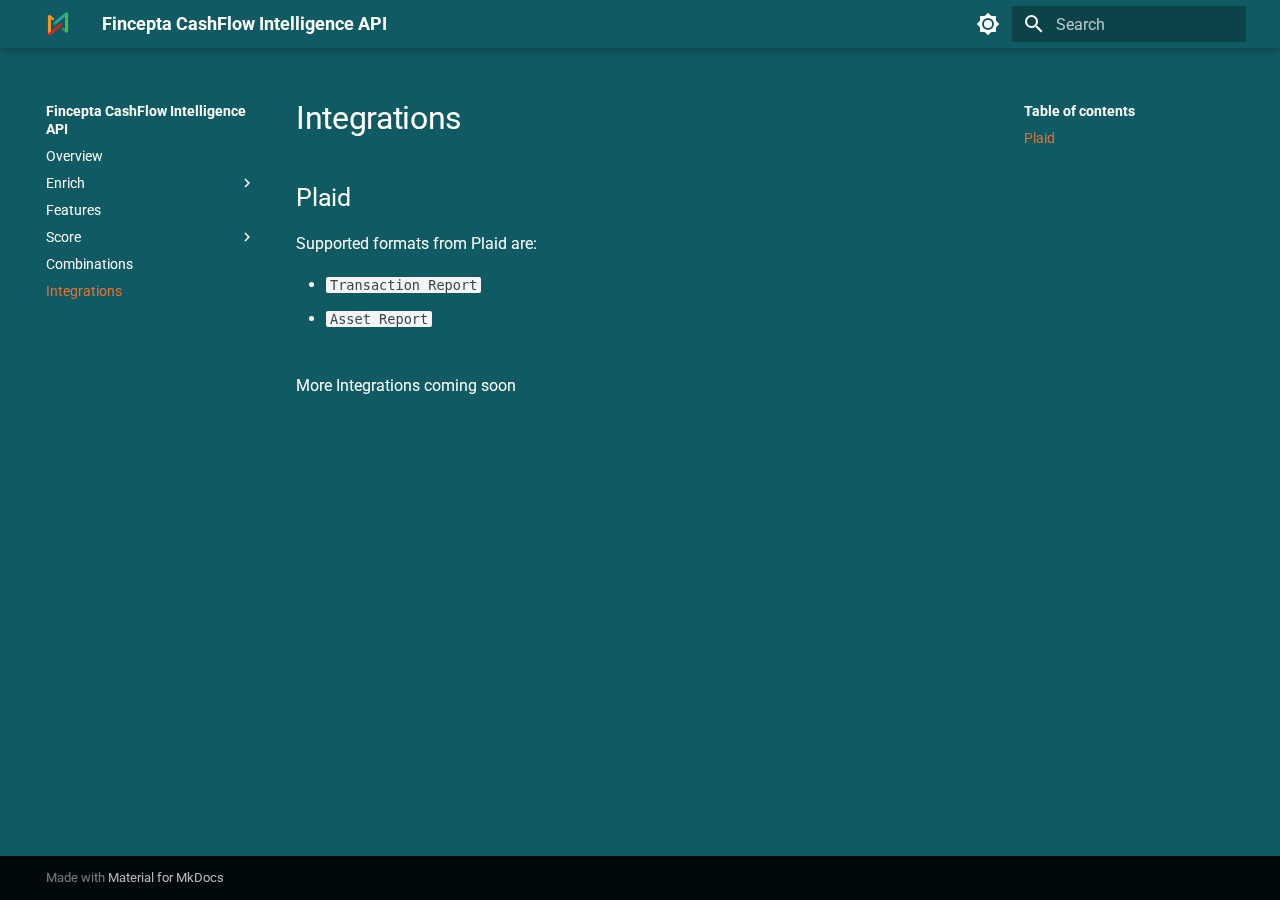
<file: integrations/index.html>
<!doctype html>
<html lang="en" class="no-js">
  <head>
    
      <meta charset="utf-8">
      <meta name="viewport" content="width=device-width,initial-scale=1">
      
      
      
      
        <link rel="prev" href="../combinations/">
      
      
      
      <link rel="icon" href="../assets/images/favicon.png">
      <meta name="generator" content="mkdocs-1.6.1, mkdocs-material-9.5.48">
    
    
      
        <title>Integrations - Fincepta CashFlow Intelligence API</title>
      
    
    
      <link rel="stylesheet" href="../assets/stylesheets/main.6f8fc17f.min.css">
      
        
        <link rel="stylesheet" href="../assets/stylesheets/palette.06af60db.min.css">
      
      


    
    
      
    
    
      
        
        
        <link rel="preconnect" href="https://fonts.gstatic.com" crossorigin>
        <link rel="stylesheet" href="https://fonts.googleapis.com/css?family=Roboto:300,300i,400,400i,700,700i%7CAttentica+4F:400,400i,700,700i&display=fallback">
        <style>:root{--md-text-font:"Roboto";--md-code-font:"Attentica 4F"}</style>
      
    
    
      <link rel="stylesheet" href="../stylesheets/extra.css">
    
    <script>__md_scope=new URL("..",location),__md_hash=e=>[...e].reduce(((e,_)=>(e<<5)-e+_.charCodeAt(0)),0),__md_get=(e,_=localStorage,t=__md_scope)=>JSON.parse(_.getItem(t.pathname+"."+e)),__md_set=(e,_,t=localStorage,a=__md_scope)=>{try{t.setItem(a.pathname+"."+e,JSON.stringify(_))}catch(e){}}</script>
    
      

    
    
    
  </head>
  
  
    
    
      
    
    
    
    
    <body dir="ltr" data-md-color-scheme="fincepta-dark" data-md-color-primary="indigo" data-md-color-accent="indigo">
  
    
    <input class="md-toggle" data-md-toggle="drawer" type="checkbox" id="__drawer" autocomplete="off">
    <input class="md-toggle" data-md-toggle="search" type="checkbox" id="__search" autocomplete="off">
    <label class="md-overlay" for="__drawer"></label>
    <div data-md-component="skip">
      
        
        <a href="#integrations" class="md-skip">
          Skip to content
        </a>
      
    </div>
    <div data-md-component="announce">
      
    </div>
    
    
      

  

<header class="md-header md-header--shadow" data-md-component="header">
  <nav class="md-header__inner md-grid" aria-label="Header">
    <a href=".." title="Fincepta CashFlow Intelligence API" class="md-header__button md-logo" aria-label="Fincepta CashFlow Intelligence API" data-md-component="logo">
      
  <img src="../images/logo.png" alt="logo">

    </a>
    <label class="md-header__button md-icon" for="__drawer">
      
      <svg xmlns="http://www.w3.org/2000/svg" viewBox="0 0 24 24"><path d="M3 6h18v2H3zm0 5h18v2H3zm0 5h18v2H3z"/></svg>
    </label>
    <div class="md-header__title" data-md-component="header-title">
      <div class="md-header__ellipsis">
        <div class="md-header__topic">
          <span class="md-ellipsis">
            Fincepta CashFlow Intelligence API
          </span>
        </div>
        <div class="md-header__topic" data-md-component="header-topic">
          <span class="md-ellipsis">
            
              Integrations
            
          </span>
        </div>
      </div>
    </div>
    
      
        <form class="md-header__option" data-md-component="palette">
  
    
    
    
    <input class="md-option" data-md-color-media="" data-md-color-scheme="fincepta-dark" data-md-color-primary="indigo" data-md-color-accent="indigo"  aria-label="Light Mode"  type="radio" name="__palette" id="__palette_0">
    
      <label class="md-header__button md-icon" title="Light Mode" for="__palette_1" hidden>
        <svg xmlns="http://www.w3.org/2000/svg" viewBox="0 0 24 24"><path d="M12 8a4 4 0 0 0-4 4 4 4 0 0 0 4 4 4 4 0 0 0 4-4 4 4 0 0 0-4-4m0 10a6 6 0 0 1-6-6 6 6 0 0 1 6-6 6 6 0 0 1 6 6 6 6 0 0 1-6 6m8-9.31V4h-4.69L12 .69 8.69 4H4v4.69L.69 12 4 15.31V20h4.69L12 23.31 15.31 20H20v-4.69L23.31 12z"/></svg>
      </label>
    
  
    
    
    
    <input class="md-option" data-md-color-media="" data-md-color-scheme="fincepta-light" data-md-color-primary="indigo" data-md-color-accent="indigo"  aria-label="Dark Mode"  type="radio" name="__palette" id="__palette_1">
    
      <label class="md-header__button md-icon" title="Dark Mode" for="__palette_0" hidden>
        <svg xmlns="http://www.w3.org/2000/svg" viewBox="0 0 24 24"><path d="M12 18c-.89 0-1.74-.2-2.5-.55C11.56 16.5 13 14.42 13 12s-1.44-4.5-3.5-5.45C10.26 6.2 11.11 6 12 6a6 6 0 0 1 6 6 6 6 0 0 1-6 6m8-9.31V4h-4.69L12 .69 8.69 4H4v4.69L.69 12 4 15.31V20h4.69L12 23.31 15.31 20H20v-4.69L23.31 12z"/></svg>
      </label>
    
  
</form>
      
    
    
      <script>var palette=__md_get("__palette");if(palette&&palette.color){if("(prefers-color-scheme)"===palette.color.media){var media=matchMedia("(prefers-color-scheme: light)"),input=document.querySelector(media.matches?"[data-md-color-media='(prefers-color-scheme: light)']":"[data-md-color-media='(prefers-color-scheme: dark)']");palette.color.media=input.getAttribute("data-md-color-media"),palette.color.scheme=input.getAttribute("data-md-color-scheme"),palette.color.primary=input.getAttribute("data-md-color-primary"),palette.color.accent=input.getAttribute("data-md-color-accent")}for(var[key,value]of Object.entries(palette.color))document.body.setAttribute("data-md-color-"+key,value)}</script>
    
    
    
      <label class="md-header__button md-icon" for="__search">
        
        <svg xmlns="http://www.w3.org/2000/svg" viewBox="0 0 24 24"><path d="M9.5 3A6.5 6.5 0 0 1 16 9.5c0 1.61-.59 3.09-1.56 4.23l.27.27h.79l5 5-1.5 1.5-5-5v-.79l-.27-.27A6.52 6.52 0 0 1 9.5 16 6.5 6.5 0 0 1 3 9.5 6.5 6.5 0 0 1 9.5 3m0 2C7 5 5 7 5 9.5S7 14 9.5 14 14 12 14 9.5 12 5 9.5 5"/></svg>
      </label>
      <div class="md-search" data-md-component="search" role="dialog">
  <label class="md-search__overlay" for="__search"></label>
  <div class="md-search__inner" role="search">
    <form class="md-search__form" name="search">
      <input type="text" class="md-search__input" name="query" aria-label="Search" placeholder="Search" autocapitalize="off" autocorrect="off" autocomplete="off" spellcheck="false" data-md-component="search-query" required>
      <label class="md-search__icon md-icon" for="__search">
        
        <svg xmlns="http://www.w3.org/2000/svg" viewBox="0 0 24 24"><path d="M9.5 3A6.5 6.5 0 0 1 16 9.5c0 1.61-.59 3.09-1.56 4.23l.27.27h.79l5 5-1.5 1.5-5-5v-.79l-.27-.27A6.52 6.52 0 0 1 9.5 16 6.5 6.5 0 0 1 3 9.5 6.5 6.5 0 0 1 9.5 3m0 2C7 5 5 7 5 9.5S7 14 9.5 14 14 12 14 9.5 12 5 9.5 5"/></svg>
        
        <svg xmlns="http://www.w3.org/2000/svg" viewBox="0 0 24 24"><path d="M20 11v2H8l5.5 5.5-1.42 1.42L4.16 12l7.92-7.92L13.5 5.5 8 11z"/></svg>
      </label>
      <nav class="md-search__options" aria-label="Search">
        
        <button type="reset" class="md-search__icon md-icon" title="Clear" aria-label="Clear" tabindex="-1">
          
          <svg xmlns="http://www.w3.org/2000/svg" viewBox="0 0 24 24"><path d="M19 6.41 17.59 5 12 10.59 6.41 5 5 6.41 10.59 12 5 17.59 6.41 19 12 13.41 17.59 19 19 17.59 13.41 12z"/></svg>
        </button>
      </nav>
      
    </form>
    <div class="md-search__output">
      <div class="md-search__scrollwrap" tabindex="0" data-md-scrollfix>
        <div class="md-search-result" data-md-component="search-result">
          <div class="md-search-result__meta">
            Initializing search
          </div>
          <ol class="md-search-result__list" role="presentation"></ol>
        </div>
      </div>
    </div>
  </div>
</div>
    
    
  </nav>
  
</header>
    
    <div class="md-container" data-md-component="container">
      
      
        
          
        
      
      <main class="md-main" data-md-component="main">
        <div class="md-main__inner md-grid">
          
            
              
              <div class="md-sidebar md-sidebar--primary" data-md-component="sidebar" data-md-type="navigation" >
                <div class="md-sidebar__scrollwrap">
                  <div class="md-sidebar__inner">
                    



<nav class="md-nav md-nav--primary" aria-label="Navigation" data-md-level="0">
  <label class="md-nav__title" for="__drawer">
    <a href=".." title="Fincepta CashFlow Intelligence API" class="md-nav__button md-logo" aria-label="Fincepta CashFlow Intelligence API" data-md-component="logo">
      
  <img src="../images/logo.png" alt="logo">

    </a>
    Fincepta CashFlow Intelligence API
  </label>
  
  <ul class="md-nav__list" data-md-scrollfix>
    
      
      
  
  
  
  
    <li class="md-nav__item">
      <a href=".." class="md-nav__link">
        
  
  <span class="md-ellipsis">
    Overview
  </span>
  

      </a>
    </li>
  

    
      
      
  
  
  
  
    
    
      
        
      
        
      
        
      
        
      
    
    
    
      
        
        
      
    
    <li class="md-nav__item md-nav__item--pruned md-nav__item--nested">
      
        
  
  
    <a href="../enrich/" class="md-nav__link">
      
  
  <span class="md-ellipsis">
    Enrich
  </span>
  

      
        <span class="md-nav__icon md-icon"></span>
      
    </a>
  

      
    </li>
  

    
      
      
  
  
  
  
    <li class="md-nav__item">
      <a href="../features/" class="md-nav__link">
        
  
  <span class="md-ellipsis">
    Features
  </span>
  

      </a>
    </li>
  

    
      
      
  
  
  
  
    
    
      
        
      
        
      
        
      
    
    
    
      
        
        
      
    
    <li class="md-nav__item md-nav__item--pruned md-nav__item--nested">
      
        
  
  
    <a href="../score/" class="md-nav__link">
      
  
  <span class="md-ellipsis">
    Score
  </span>
  

      
        <span class="md-nav__icon md-icon"></span>
      
    </a>
  

      
    </li>
  

    
      
      
  
  
  
  
    <li class="md-nav__item">
      <a href="../combinations/" class="md-nav__link">
        
  
  <span class="md-ellipsis">
    Combinations
  </span>
  

      </a>
    </li>
  

    
      
      
  
  
    
  
  
  
    <li class="md-nav__item md-nav__item--active">
      
      <input class="md-nav__toggle md-toggle" type="checkbox" id="__toc">
      
      
        
      
      
        <label class="md-nav__link md-nav__link--active" for="__toc">
          
  
  <span class="md-ellipsis">
    Integrations
  </span>
  

          <span class="md-nav__icon md-icon"></span>
        </label>
      
      <a href="./" class="md-nav__link md-nav__link--active">
        
  
  <span class="md-ellipsis">
    Integrations
  </span>
  

      </a>
      
        

<nav class="md-nav md-nav--secondary" aria-label="Table of contents">
  
  
  
    
  
  
    <label class="md-nav__title" for="__toc">
      <span class="md-nav__icon md-icon"></span>
      Table of contents
    </label>
    <ul class="md-nav__list" data-md-component="toc" data-md-scrollfix>
      
        <li class="md-nav__item">
  <a href="#plaid" class="md-nav__link">
    <span class="md-ellipsis">
      Plaid
    </span>
  </a>
  
</li>
      
    </ul>
  
</nav>
      
    </li>
  

    
  </ul>
</nav>
                  </div>
                </div>
              </div>
            
            
              
              <div class="md-sidebar md-sidebar--secondary" data-md-component="sidebar" data-md-type="toc" >
                <div class="md-sidebar__scrollwrap">
                  <div class="md-sidebar__inner">
                    

<nav class="md-nav md-nav--secondary" aria-label="Table of contents">
  
  
  
    
  
  
    <label class="md-nav__title" for="__toc">
      <span class="md-nav__icon md-icon"></span>
      Table of contents
    </label>
    <ul class="md-nav__list" data-md-component="toc" data-md-scrollfix>
      
        <li class="md-nav__item">
  <a href="#plaid" class="md-nav__link">
    <span class="md-ellipsis">
      Plaid
    </span>
  </a>
  
</li>
      
    </ul>
  
</nav>
                  </div>
                </div>
              </div>
            
          
          
            <div class="md-content" data-md-component="content">
              <article class="md-content__inner md-typeset">
                
                  


<h1 id="integrations"><strong>Integrations</strong></h1>
<h2 id="plaid"><strong>Plaid</strong></h2>
<p>Supported formats from Plaid are:<br></p>
<!-- create a list of two bullets -->
<ul>
<li><code>Transaction Report</code><br></li>
<li><code>Asset Report</code><br></li>
</ul>
<p><br>
More Integrations coming soon</p>












                
              </article>
            </div>
          
          
<script>var target=document.getElementById(location.hash.slice(1));target&&target.name&&(target.checked=target.name.startsWith("__tabbed_"))</script>
        </div>
        
      </main>
      
        <footer class="md-footer">
  
  <div class="md-footer-meta md-typeset">
    <div class="md-footer-meta__inner md-grid">
      <div class="md-copyright">
  
  
    Made with
    <a href="https://squidfunk.github.io/mkdocs-material/" target="_blank" rel="noopener">
      Material for MkDocs
    </a>
  
</div>
      
    </div>
  </div>
</footer>
      
    </div>
    <div class="md-dialog" data-md-component="dialog">
      <div class="md-dialog__inner md-typeset"></div>
    </div>
    
    
    <script id="__config" type="application/json">{"base": "..", "features": ["search", "navigation.tracking", "navigation.indexes", "navigation.prune"], "search": "../assets/javascripts/workers/search.6ce7567c.min.js", "translations": {"clipboard.copied": "Copied to clipboard", "clipboard.copy": "Copy to clipboard", "search.result.more.one": "1 more on this page", "search.result.more.other": "# more on this page", "search.result.none": "No matching documents", "search.result.one": "1 matching document", "search.result.other": "# matching documents", "search.result.placeholder": "Type to start searching", "search.result.term.missing": "Missing", "select.version": "Select version"}}</script>
    
    
      <script src="../assets/javascripts/bundle.83f73b43.min.js"></script>
      
    
  </body>
</html>
</file>
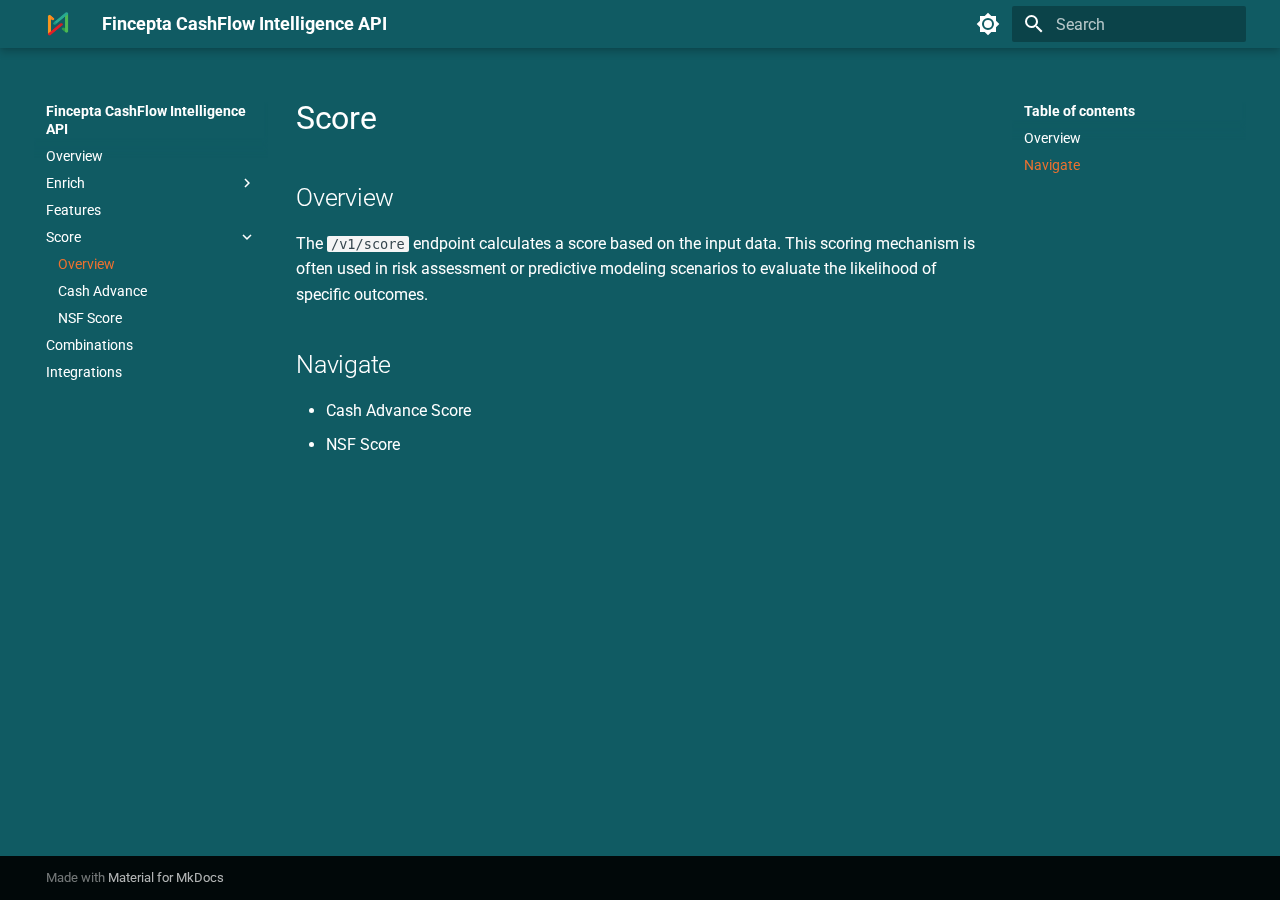
<file: score/index.html>
<!doctype html>
<html lang="en" class="no-js">
  <head>
    
      <meta charset="utf-8">
      <meta name="viewport" content="width=device-width,initial-scale=1">
      
      
      
      
        <link rel="prev" href="../features/">
      
      
        <link rel="next" href="../models/cashadv/">
      
      
      <link rel="icon" href="../assets/images/favicon.png">
      <meta name="generator" content="mkdocs-1.6.1, mkdocs-material-9.5.48">
    
    
      
        <title>Overview - Fincepta CashFlow Intelligence API</title>
      
    
    
      <link rel="stylesheet" href="../assets/stylesheets/main.6f8fc17f.min.css">
      
        
        <link rel="stylesheet" href="../assets/stylesheets/palette.06af60db.min.css">
      
      


    
    
      
    
    
      
        
        
        <link rel="preconnect" href="https://fonts.gstatic.com" crossorigin>
        <link rel="stylesheet" href="https://fonts.googleapis.com/css?family=Roboto:300,300i,400,400i,700,700i%7CAttentica+4F:400,400i,700,700i&display=fallback">
        <style>:root{--md-text-font:"Roboto";--md-code-font:"Attentica 4F"}</style>
      
    
    
      <link rel="stylesheet" href="../stylesheets/extra.css">
    
    <script>__md_scope=new URL("..",location),__md_hash=e=>[...e].reduce(((e,_)=>(e<<5)-e+_.charCodeAt(0)),0),__md_get=(e,_=localStorage,t=__md_scope)=>JSON.parse(_.getItem(t.pathname+"."+e)),__md_set=(e,_,t=localStorage,a=__md_scope)=>{try{t.setItem(a.pathname+"."+e,JSON.stringify(_))}catch(e){}}</script>
    
      

    
    
    
  </head>
  
  
    
    
      
    
    
    
    
    <body dir="ltr" data-md-color-scheme="fincepta-dark" data-md-color-primary="indigo" data-md-color-accent="indigo">
  
    
    <input class="md-toggle" data-md-toggle="drawer" type="checkbox" id="__drawer" autocomplete="off">
    <input class="md-toggle" data-md-toggle="search" type="checkbox" id="__search" autocomplete="off">
    <label class="md-overlay" for="__drawer"></label>
    <div data-md-component="skip">
      
        
        <a href="#score" class="md-skip">
          Skip to content
        </a>
      
    </div>
    <div data-md-component="announce">
      
    </div>
    
    
      

  

<header class="md-header md-header--shadow" data-md-component="header">
  <nav class="md-header__inner md-grid" aria-label="Header">
    <a href=".." title="Fincepta CashFlow Intelligence API" class="md-header__button md-logo" aria-label="Fincepta CashFlow Intelligence API" data-md-component="logo">
      
  <img src="../images/logo.png" alt="logo">

    </a>
    <label class="md-header__button md-icon" for="__drawer">
      
      <svg xmlns="http://www.w3.org/2000/svg" viewBox="0 0 24 24"><path d="M3 6h18v2H3zm0 5h18v2H3zm0 5h18v2H3z"/></svg>
    </label>
    <div class="md-header__title" data-md-component="header-title">
      <div class="md-header__ellipsis">
        <div class="md-header__topic">
          <span class="md-ellipsis">
            Fincepta CashFlow Intelligence API
          </span>
        </div>
        <div class="md-header__topic" data-md-component="header-topic">
          <span class="md-ellipsis">
            
              Overview
            
          </span>
        </div>
      </div>
    </div>
    
      
        <form class="md-header__option" data-md-component="palette">
  
    
    
    
    <input class="md-option" data-md-color-media="" data-md-color-scheme="fincepta-dark" data-md-color-primary="indigo" data-md-color-accent="indigo"  aria-label="Light Mode"  type="radio" name="__palette" id="__palette_0">
    
      <label class="md-header__button md-icon" title="Light Mode" for="__palette_1" hidden>
        <svg xmlns="http://www.w3.org/2000/svg" viewBox="0 0 24 24"><path d="M12 8a4 4 0 0 0-4 4 4 4 0 0 0 4 4 4 4 0 0 0 4-4 4 4 0 0 0-4-4m0 10a6 6 0 0 1-6-6 6 6 0 0 1 6-6 6 6 0 0 1 6 6 6 6 0 0 1-6 6m8-9.31V4h-4.69L12 .69 8.69 4H4v4.69L.69 12 4 15.31V20h4.69L12 23.31 15.31 20H20v-4.69L23.31 12z"/></svg>
      </label>
    
  
    
    
    
    <input class="md-option" data-md-color-media="" data-md-color-scheme="fincepta-light" data-md-color-primary="indigo" data-md-color-accent="indigo"  aria-label="Dark Mode"  type="radio" name="__palette" id="__palette_1">
    
      <label class="md-header__button md-icon" title="Dark Mode" for="__palette_0" hidden>
        <svg xmlns="http://www.w3.org/2000/svg" viewBox="0 0 24 24"><path d="M12 18c-.89 0-1.74-.2-2.5-.55C11.56 16.5 13 14.42 13 12s-1.44-4.5-3.5-5.45C10.26 6.2 11.11 6 12 6a6 6 0 0 1 6 6 6 6 0 0 1-6 6m8-9.31V4h-4.69L12 .69 8.69 4H4v4.69L.69 12 4 15.31V20h4.69L12 23.31 15.31 20H20v-4.69L23.31 12z"/></svg>
      </label>
    
  
</form>
      
    
    
      <script>var palette=__md_get("__palette");if(palette&&palette.color){if("(prefers-color-scheme)"===palette.color.media){var media=matchMedia("(prefers-color-scheme: light)"),input=document.querySelector(media.matches?"[data-md-color-media='(prefers-color-scheme: light)']":"[data-md-color-media='(prefers-color-scheme: dark)']");palette.color.media=input.getAttribute("data-md-color-media"),palette.color.scheme=input.getAttribute("data-md-color-scheme"),palette.color.primary=input.getAttribute("data-md-color-primary"),palette.color.accent=input.getAttribute("data-md-color-accent")}for(var[key,value]of Object.entries(palette.color))document.body.setAttribute("data-md-color-"+key,value)}</script>
    
    
    
      <label class="md-header__button md-icon" for="__search">
        
        <svg xmlns="http://www.w3.org/2000/svg" viewBox="0 0 24 24"><path d="M9.5 3A6.5 6.5 0 0 1 16 9.5c0 1.61-.59 3.09-1.56 4.23l.27.27h.79l5 5-1.5 1.5-5-5v-.79l-.27-.27A6.52 6.52 0 0 1 9.5 16 6.5 6.5 0 0 1 3 9.5 6.5 6.5 0 0 1 9.5 3m0 2C7 5 5 7 5 9.5S7 14 9.5 14 14 12 14 9.5 12 5 9.5 5"/></svg>
      </label>
      <div class="md-search" data-md-component="search" role="dialog">
  <label class="md-search__overlay" for="__search"></label>
  <div class="md-search__inner" role="search">
    <form class="md-search__form" name="search">
      <input type="text" class="md-search__input" name="query" aria-label="Search" placeholder="Search" autocapitalize="off" autocorrect="off" autocomplete="off" spellcheck="false" data-md-component="search-query" required>
      <label class="md-search__icon md-icon" for="__search">
        
        <svg xmlns="http://www.w3.org/2000/svg" viewBox="0 0 24 24"><path d="M9.5 3A6.5 6.5 0 0 1 16 9.5c0 1.61-.59 3.09-1.56 4.23l.27.27h.79l5 5-1.5 1.5-5-5v-.79l-.27-.27A6.52 6.52 0 0 1 9.5 16 6.5 6.5 0 0 1 3 9.5 6.5 6.5 0 0 1 9.5 3m0 2C7 5 5 7 5 9.5S7 14 9.5 14 14 12 14 9.5 12 5 9.5 5"/></svg>
        
        <svg xmlns="http://www.w3.org/2000/svg" viewBox="0 0 24 24"><path d="M20 11v2H8l5.5 5.5-1.42 1.42L4.16 12l7.92-7.92L13.5 5.5 8 11z"/></svg>
      </label>
      <nav class="md-search__options" aria-label="Search">
        
        <button type="reset" class="md-search__icon md-icon" title="Clear" aria-label="Clear" tabindex="-1">
          
          <svg xmlns="http://www.w3.org/2000/svg" viewBox="0 0 24 24"><path d="M19 6.41 17.59 5 12 10.59 6.41 5 5 6.41 10.59 12 5 17.59 6.41 19 12 13.41 17.59 19 19 17.59 13.41 12z"/></svg>
        </button>
      </nav>
      
    </form>
    <div class="md-search__output">
      <div class="md-search__scrollwrap" tabindex="0" data-md-scrollfix>
        <div class="md-search-result" data-md-component="search-result">
          <div class="md-search-result__meta">
            Initializing search
          </div>
          <ol class="md-search-result__list" role="presentation"></ol>
        </div>
      </div>
    </div>
  </div>
</div>
    
    
  </nav>
  
</header>
    
    <div class="md-container" data-md-component="container">
      
      
        
          
        
      
      <main class="md-main" data-md-component="main">
        <div class="md-main__inner md-grid">
          
            
              
              <div class="md-sidebar md-sidebar--primary" data-md-component="sidebar" data-md-type="navigation" >
                <div class="md-sidebar__scrollwrap">
                  <div class="md-sidebar__inner">
                    



<nav class="md-nav md-nav--primary" aria-label="Navigation" data-md-level="0">
  <label class="md-nav__title" for="__drawer">
    <a href=".." title="Fincepta CashFlow Intelligence API" class="md-nav__button md-logo" aria-label="Fincepta CashFlow Intelligence API" data-md-component="logo">
      
  <img src="../images/logo.png" alt="logo">

    </a>
    Fincepta CashFlow Intelligence API
  </label>
  
  <ul class="md-nav__list" data-md-scrollfix>
    
      
      
  
  
  
  
    <li class="md-nav__item">
      <a href=".." class="md-nav__link">
        
  
  <span class="md-ellipsis">
    Overview
  </span>
  

      </a>
    </li>
  

    
      
      
  
  
  
  
    
    
      
        
      
        
      
        
      
        
      
    
    
    
      
        
        
      
    
    <li class="md-nav__item md-nav__item--pruned md-nav__item--nested">
      
        
  
  
    <a href="../enrich/" class="md-nav__link">
      
  
  <span class="md-ellipsis">
    Enrich
  </span>
  

      
        <span class="md-nav__icon md-icon"></span>
      
    </a>
  

      
    </li>
  

    
      
      
  
  
  
  
    <li class="md-nav__item">
      <a href="../features/" class="md-nav__link">
        
  
  <span class="md-ellipsis">
    Features
  </span>
  

      </a>
    </li>
  

    
      
      
  
  
    
  
  
  
    
    
      
        
      
        
      
        
      
    
    
    
      
    
    <li class="md-nav__item md-nav__item--active md-nav__item--nested">
      
        
        
        <input class="md-nav__toggle md-toggle " type="checkbox" id="__nav_4" checked>
        
          
          <label class="md-nav__link" for="__nav_4" id="__nav_4_label" tabindex="0">
            
  
  <span class="md-ellipsis">
    Score
  </span>
  

            <span class="md-nav__icon md-icon"></span>
          </label>
        
        <nav class="md-nav" data-md-level="1" aria-labelledby="__nav_4_label" aria-expanded="true">
          <label class="md-nav__title" for="__nav_4">
            <span class="md-nav__icon md-icon"></span>
            Score
          </label>
          <ul class="md-nav__list" data-md-scrollfix>
            
              
                
  
  
    
  
  
  
    <li class="md-nav__item md-nav__item--active">
      
      <input class="md-nav__toggle md-toggle" type="checkbox" id="__toc">
      
      
        
      
      
        <label class="md-nav__link md-nav__link--active" for="__toc">
          
  
  <span class="md-ellipsis">
    Overview
  </span>
  

          <span class="md-nav__icon md-icon"></span>
        </label>
      
      <a href="./" class="md-nav__link md-nav__link--active">
        
  
  <span class="md-ellipsis">
    Overview
  </span>
  

      </a>
      
        

<nav class="md-nav md-nav--secondary" aria-label="Table of contents">
  
  
  
    
  
  
    <label class="md-nav__title" for="__toc">
      <span class="md-nav__icon md-icon"></span>
      Table of contents
    </label>
    <ul class="md-nav__list" data-md-component="toc" data-md-scrollfix>
      
        <li class="md-nav__item">
  <a href="#overview" class="md-nav__link">
    <span class="md-ellipsis">
      Overview
    </span>
  </a>
  
</li>
      
        <li class="md-nav__item">
  <a href="#navigate" class="md-nav__link">
    <span class="md-ellipsis">
      Navigate
    </span>
  </a>
  
</li>
      
    </ul>
  
</nav>
      
    </li>
  

              
            
              
                
  
  
  
  
    <li class="md-nav__item">
      <a href="../models/cashadv/" class="md-nav__link">
        
  
  <span class="md-ellipsis">
    Cash Advance
  </span>
  

      </a>
    </li>
  

              
            
              
                
  
  
  
  
    <li class="md-nav__item">
      <a href="../models/nsfscore/" class="md-nav__link">
        
  
  <span class="md-ellipsis">
    NSF Score
  </span>
  

      </a>
    </li>
  

              
            
          </ul>
        </nav>
      
    </li>
  

    
      
      
  
  
  
  
    <li class="md-nav__item">
      <a href="../combinations/" class="md-nav__link">
        
  
  <span class="md-ellipsis">
    Combinations
  </span>
  

      </a>
    </li>
  

    
      
      
  
  
  
  
    <li class="md-nav__item">
      <a href="../integrations/" class="md-nav__link">
        
  
  <span class="md-ellipsis">
    Integrations
  </span>
  

      </a>
    </li>
  

    
  </ul>
</nav>
                  </div>
                </div>
              </div>
            
            
              
              <div class="md-sidebar md-sidebar--secondary" data-md-component="sidebar" data-md-type="toc" >
                <div class="md-sidebar__scrollwrap">
                  <div class="md-sidebar__inner">
                    

<nav class="md-nav md-nav--secondary" aria-label="Table of contents">
  
  
  
    
  
  
    <label class="md-nav__title" for="__toc">
      <span class="md-nav__icon md-icon"></span>
      Table of contents
    </label>
    <ul class="md-nav__list" data-md-component="toc" data-md-scrollfix>
      
        <li class="md-nav__item">
  <a href="#overview" class="md-nav__link">
    <span class="md-ellipsis">
      Overview
    </span>
  </a>
  
</li>
      
        <li class="md-nav__item">
  <a href="#navigate" class="md-nav__link">
    <span class="md-ellipsis">
      Navigate
    </span>
  </a>
  
</li>
      
    </ul>
  
</nav>
                  </div>
                </div>
              </div>
            
          
          
            <div class="md-content" data-md-component="content">
              <article class="md-content__inner md-typeset">
                
                  


<h1 id="score"><strong>Score</strong></h1>
<h2 id="overview">Overview</h2>
<p>The <code>/v1/score</code> endpoint calculates a score based on the input data. This scoring mechanism is often used in risk assessment or predictive modeling scenarios to evaluate the likelihood of specific outcomes.</p>
<h2 id="navigate">Navigate</h2>
<ul>
<li><a href="../models/cashadv/">Cash Advance Score</a></li>
<li><a href="../models/nsfscore/">NSF Score</a></li>
</ul>












                
              </article>
            </div>
          
          
<script>var target=document.getElementById(location.hash.slice(1));target&&target.name&&(target.checked=target.name.startsWith("__tabbed_"))</script>
        </div>
        
      </main>
      
        <footer class="md-footer">
  
  <div class="md-footer-meta md-typeset">
    <div class="md-footer-meta__inner md-grid">
      <div class="md-copyright">
  
  
    Made with
    <a href="https://squidfunk.github.io/mkdocs-material/" target="_blank" rel="noopener">
      Material for MkDocs
    </a>
  
</div>
      
    </div>
  </div>
</footer>
      
    </div>
    <div class="md-dialog" data-md-component="dialog">
      <div class="md-dialog__inner md-typeset"></div>
    </div>
    
    
    <script id="__config" type="application/json">{"base": "..", "features": ["search", "navigation.tracking", "navigation.indexes", "navigation.prune"], "search": "../assets/javascripts/workers/search.6ce7567c.min.js", "translations": {"clipboard.copied": "Copied to clipboard", "clipboard.copy": "Copy to clipboard", "search.result.more.one": "1 more on this page", "search.result.more.other": "# more on this page", "search.result.none": "No matching documents", "search.result.one": "1 matching document", "search.result.other": "# matching documents", "search.result.placeholder": "Type to start searching", "search.result.term.missing": "Missing", "select.version": "Select version"}}</script>
    
    
      <script src="../assets/javascripts/bundle.83f73b43.min.js"></script>
      
    
  </body>
</html>
</file>
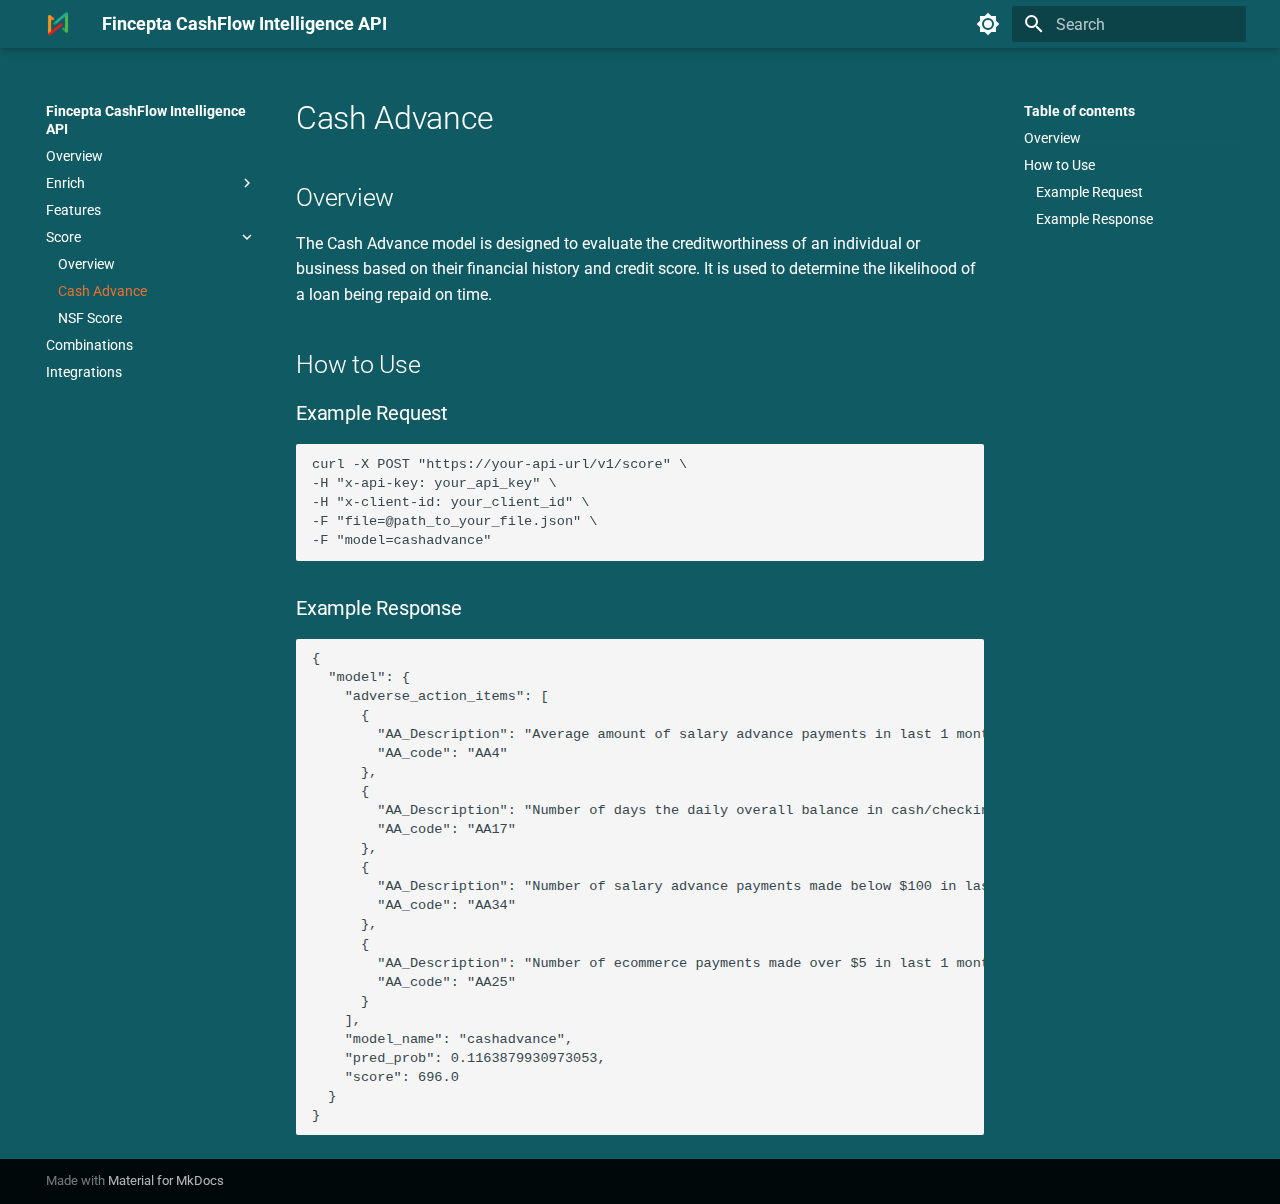
<file: models/cashadv/index.html>
<!doctype html>
<html lang="en" class="no-js">
  <head>
    
      <meta charset="utf-8">
      <meta name="viewport" content="width=device-width,initial-scale=1">
      
      
      
      
        <link rel="prev" href="../../score/">
      
      
        <link rel="next" href="../nsfscore/">
      
      
      <link rel="icon" href="../../assets/images/favicon.png">
      <meta name="generator" content="mkdocs-1.6.1, mkdocs-material-9.5.48">
    
    
      
        <title>Cash Advance - Fincepta CashFlow Intelligence API</title>
      
    
    
      <link rel="stylesheet" href="../../assets/stylesheets/main.6f8fc17f.min.css">
      
        
        <link rel="stylesheet" href="../../assets/stylesheets/palette.06af60db.min.css">
      
      


    
    
      
    
    
      
        
        
        <link rel="preconnect" href="https://fonts.gstatic.com" crossorigin>
        <link rel="stylesheet" href="https://fonts.googleapis.com/css?family=Roboto:300,300i,400,400i,700,700i%7CAttentica+4F:400,400i,700,700i&display=fallback">
        <style>:root{--md-text-font:"Roboto";--md-code-font:"Attentica 4F"}</style>
      
    
    
      <link rel="stylesheet" href="../../stylesheets/extra.css">
    
    <script>__md_scope=new URL("../..",location),__md_hash=e=>[...e].reduce(((e,_)=>(e<<5)-e+_.charCodeAt(0)),0),__md_get=(e,_=localStorage,t=__md_scope)=>JSON.parse(_.getItem(t.pathname+"."+e)),__md_set=(e,_,t=localStorage,a=__md_scope)=>{try{t.setItem(a.pathname+"."+e,JSON.stringify(_))}catch(e){}}</script>
    
      

    
    
    
  </head>
  
  
    
    
      
    
    
    
    
    <body dir="ltr" data-md-color-scheme="fincepta-dark" data-md-color-primary="indigo" data-md-color-accent="indigo">
  
    
    <input class="md-toggle" data-md-toggle="drawer" type="checkbox" id="__drawer" autocomplete="off">
    <input class="md-toggle" data-md-toggle="search" type="checkbox" id="__search" autocomplete="off">
    <label class="md-overlay" for="__drawer"></label>
    <div data-md-component="skip">
      
        
        <a href="#cash-advance" class="md-skip">
          Skip to content
        </a>
      
    </div>
    <div data-md-component="announce">
      
    </div>
    
    
      

  

<header class="md-header md-header--shadow" data-md-component="header">
  <nav class="md-header__inner md-grid" aria-label="Header">
    <a href="../.." title="Fincepta CashFlow Intelligence API" class="md-header__button md-logo" aria-label="Fincepta CashFlow Intelligence API" data-md-component="logo">
      
  <img src="../../images/logo.png" alt="logo">

    </a>
    <label class="md-header__button md-icon" for="__drawer">
      
      <svg xmlns="http://www.w3.org/2000/svg" viewBox="0 0 24 24"><path d="M3 6h18v2H3zm0 5h18v2H3zm0 5h18v2H3z"/></svg>
    </label>
    <div class="md-header__title" data-md-component="header-title">
      <div class="md-header__ellipsis">
        <div class="md-header__topic">
          <span class="md-ellipsis">
            Fincepta CashFlow Intelligence API
          </span>
        </div>
        <div class="md-header__topic" data-md-component="header-topic">
          <span class="md-ellipsis">
            
              Cash Advance
            
          </span>
        </div>
      </div>
    </div>
    
      
        <form class="md-header__option" data-md-component="palette">
  
    
    
    
    <input class="md-option" data-md-color-media="" data-md-color-scheme="fincepta-dark" data-md-color-primary="indigo" data-md-color-accent="indigo"  aria-label="Light Mode"  type="radio" name="__palette" id="__palette_0">
    
      <label class="md-header__button md-icon" title="Light Mode" for="__palette_1" hidden>
        <svg xmlns="http://www.w3.org/2000/svg" viewBox="0 0 24 24"><path d="M12 8a4 4 0 0 0-4 4 4 4 0 0 0 4 4 4 4 0 0 0 4-4 4 4 0 0 0-4-4m0 10a6 6 0 0 1-6-6 6 6 0 0 1 6-6 6 6 0 0 1 6 6 6 6 0 0 1-6 6m8-9.31V4h-4.69L12 .69 8.69 4H4v4.69L.69 12 4 15.31V20h4.69L12 23.31 15.31 20H20v-4.69L23.31 12z"/></svg>
      </label>
    
  
    
    
    
    <input class="md-option" data-md-color-media="" data-md-color-scheme="fincepta-light" data-md-color-primary="indigo" data-md-color-accent="indigo"  aria-label="Dark Mode"  type="radio" name="__palette" id="__palette_1">
    
      <label class="md-header__button md-icon" title="Dark Mode" for="__palette_0" hidden>
        <svg xmlns="http://www.w3.org/2000/svg" viewBox="0 0 24 24"><path d="M12 18c-.89 0-1.74-.2-2.5-.55C11.56 16.5 13 14.42 13 12s-1.44-4.5-3.5-5.45C10.26 6.2 11.11 6 12 6a6 6 0 0 1 6 6 6 6 0 0 1-6 6m8-9.31V4h-4.69L12 .69 8.69 4H4v4.69L.69 12 4 15.31V20h4.69L12 23.31 15.31 20H20v-4.69L23.31 12z"/></svg>
      </label>
    
  
</form>
      
    
    
      <script>var palette=__md_get("__palette");if(palette&&palette.color){if("(prefers-color-scheme)"===palette.color.media){var media=matchMedia("(prefers-color-scheme: light)"),input=document.querySelector(media.matches?"[data-md-color-media='(prefers-color-scheme: light)']":"[data-md-color-media='(prefers-color-scheme: dark)']");palette.color.media=input.getAttribute("data-md-color-media"),palette.color.scheme=input.getAttribute("data-md-color-scheme"),palette.color.primary=input.getAttribute("data-md-color-primary"),palette.color.accent=input.getAttribute("data-md-color-accent")}for(var[key,value]of Object.entries(palette.color))document.body.setAttribute("data-md-color-"+key,value)}</script>
    
    
    
      <label class="md-header__button md-icon" for="__search">
        
        <svg xmlns="http://www.w3.org/2000/svg" viewBox="0 0 24 24"><path d="M9.5 3A6.5 6.5 0 0 1 16 9.5c0 1.61-.59 3.09-1.56 4.23l.27.27h.79l5 5-1.5 1.5-5-5v-.79l-.27-.27A6.52 6.52 0 0 1 9.5 16 6.5 6.5 0 0 1 3 9.5 6.5 6.5 0 0 1 9.5 3m0 2C7 5 5 7 5 9.5S7 14 9.5 14 14 12 14 9.5 12 5 9.5 5"/></svg>
      </label>
      <div class="md-search" data-md-component="search" role="dialog">
  <label class="md-search__overlay" for="__search"></label>
  <div class="md-search__inner" role="search">
    <form class="md-search__form" name="search">
      <input type="text" class="md-search__input" name="query" aria-label="Search" placeholder="Search" autocapitalize="off" autocorrect="off" autocomplete="off" spellcheck="false" data-md-component="search-query" required>
      <label class="md-search__icon md-icon" for="__search">
        
        <svg xmlns="http://www.w3.org/2000/svg" viewBox="0 0 24 24"><path d="M9.5 3A6.5 6.5 0 0 1 16 9.5c0 1.61-.59 3.09-1.56 4.23l.27.27h.79l5 5-1.5 1.5-5-5v-.79l-.27-.27A6.52 6.52 0 0 1 9.5 16 6.5 6.5 0 0 1 3 9.5 6.5 6.5 0 0 1 9.5 3m0 2C7 5 5 7 5 9.5S7 14 9.5 14 14 12 14 9.5 12 5 9.5 5"/></svg>
        
        <svg xmlns="http://www.w3.org/2000/svg" viewBox="0 0 24 24"><path d="M20 11v2H8l5.5 5.5-1.42 1.42L4.16 12l7.92-7.92L13.5 5.5 8 11z"/></svg>
      </label>
      <nav class="md-search__options" aria-label="Search">
        
        <button type="reset" class="md-search__icon md-icon" title="Clear" aria-label="Clear" tabindex="-1">
          
          <svg xmlns="http://www.w3.org/2000/svg" viewBox="0 0 24 24"><path d="M19 6.41 17.59 5 12 10.59 6.41 5 5 6.41 10.59 12 5 17.59 6.41 19 12 13.41 17.59 19 19 17.59 13.41 12z"/></svg>
        </button>
      </nav>
      
    </form>
    <div class="md-search__output">
      <div class="md-search__scrollwrap" tabindex="0" data-md-scrollfix>
        <div class="md-search-result" data-md-component="search-result">
          <div class="md-search-result__meta">
            Initializing search
          </div>
          <ol class="md-search-result__list" role="presentation"></ol>
        </div>
      </div>
    </div>
  </div>
</div>
    
    
  </nav>
  
</header>
    
    <div class="md-container" data-md-component="container">
      
      
        
          
        
      
      <main class="md-main" data-md-component="main">
        <div class="md-main__inner md-grid">
          
            
              
              <div class="md-sidebar md-sidebar--primary" data-md-component="sidebar" data-md-type="navigation" >
                <div class="md-sidebar__scrollwrap">
                  <div class="md-sidebar__inner">
                    



<nav class="md-nav md-nav--primary" aria-label="Navigation" data-md-level="0">
  <label class="md-nav__title" for="__drawer">
    <a href="../.." title="Fincepta CashFlow Intelligence API" class="md-nav__button md-logo" aria-label="Fincepta CashFlow Intelligence API" data-md-component="logo">
      
  <img src="../../images/logo.png" alt="logo">

    </a>
    Fincepta CashFlow Intelligence API
  </label>
  
  <ul class="md-nav__list" data-md-scrollfix>
    
      
      
  
  
  
  
    <li class="md-nav__item">
      <a href="../.." class="md-nav__link">
        
  
  <span class="md-ellipsis">
    Overview
  </span>
  

      </a>
    </li>
  

    
      
      
  
  
  
  
    
    
      
        
      
        
      
        
      
        
      
    
    
    
      
        
        
      
    
    <li class="md-nav__item md-nav__item--pruned md-nav__item--nested">
      
        
  
  
    <a href="../../enrich/" class="md-nav__link">
      
  
  <span class="md-ellipsis">
    Enrich
  </span>
  

      
        <span class="md-nav__icon md-icon"></span>
      
    </a>
  

      
    </li>
  

    
      
      
  
  
  
  
    <li class="md-nav__item">
      <a href="../../features/" class="md-nav__link">
        
  
  <span class="md-ellipsis">
    Features
  </span>
  

      </a>
    </li>
  

    
      
      
  
  
    
  
  
  
    
    
      
        
      
        
      
        
      
    
    
    
      
    
    <li class="md-nav__item md-nav__item--active md-nav__item--nested">
      
        
        
        <input class="md-nav__toggle md-toggle " type="checkbox" id="__nav_4" checked>
        
          
          <label class="md-nav__link" for="__nav_4" id="__nav_4_label" tabindex="0">
            
  
  <span class="md-ellipsis">
    Score
  </span>
  

            <span class="md-nav__icon md-icon"></span>
          </label>
        
        <nav class="md-nav" data-md-level="1" aria-labelledby="__nav_4_label" aria-expanded="true">
          <label class="md-nav__title" for="__nav_4">
            <span class="md-nav__icon md-icon"></span>
            Score
          </label>
          <ul class="md-nav__list" data-md-scrollfix>
            
              
                
  
  
  
  
    <li class="md-nav__item">
      <a href="../../score/" class="md-nav__link">
        
  
  <span class="md-ellipsis">
    Overview
  </span>
  

      </a>
    </li>
  

              
            
              
                
  
  
    
  
  
  
    <li class="md-nav__item md-nav__item--active">
      
      <input class="md-nav__toggle md-toggle" type="checkbox" id="__toc">
      
      
        
      
      
        <label class="md-nav__link md-nav__link--active" for="__toc">
          
  
  <span class="md-ellipsis">
    Cash Advance
  </span>
  

          <span class="md-nav__icon md-icon"></span>
        </label>
      
      <a href="./" class="md-nav__link md-nav__link--active">
        
  
  <span class="md-ellipsis">
    Cash Advance
  </span>
  

      </a>
      
        

<nav class="md-nav md-nav--secondary" aria-label="Table of contents">
  
  
  
    
  
  
    <label class="md-nav__title" for="__toc">
      <span class="md-nav__icon md-icon"></span>
      Table of contents
    </label>
    <ul class="md-nav__list" data-md-component="toc" data-md-scrollfix>
      
        <li class="md-nav__item">
  <a href="#overview" class="md-nav__link">
    <span class="md-ellipsis">
      Overview
    </span>
  </a>
  
</li>
      
        <li class="md-nav__item">
  <a href="#how-to-use" class="md-nav__link">
    <span class="md-ellipsis">
      How to Use
    </span>
  </a>
  
    <nav class="md-nav" aria-label="How to Use">
      <ul class="md-nav__list">
        
          <li class="md-nav__item">
  <a href="#example-request" class="md-nav__link">
    <span class="md-ellipsis">
      Example Request
    </span>
  </a>
  
</li>
        
          <li class="md-nav__item">
  <a href="#example-response" class="md-nav__link">
    <span class="md-ellipsis">
      Example Response
    </span>
  </a>
  
</li>
        
      </ul>
    </nav>
  
</li>
      
    </ul>
  
</nav>
      
    </li>
  

              
            
              
                
  
  
  
  
    <li class="md-nav__item">
      <a href="../nsfscore/" class="md-nav__link">
        
  
  <span class="md-ellipsis">
    NSF Score
  </span>
  

      </a>
    </li>
  

              
            
          </ul>
        </nav>
      
    </li>
  

    
      
      
  
  
  
  
    <li class="md-nav__item">
      <a href="../../combinations/" class="md-nav__link">
        
  
  <span class="md-ellipsis">
    Combinations
  </span>
  

      </a>
    </li>
  

    
      
      
  
  
  
  
    <li class="md-nav__item">
      <a href="../../integrations/" class="md-nav__link">
        
  
  <span class="md-ellipsis">
    Integrations
  </span>
  

      </a>
    </li>
  

    
  </ul>
</nav>
                  </div>
                </div>
              </div>
            
            
              
              <div class="md-sidebar md-sidebar--secondary" data-md-component="sidebar" data-md-type="toc" >
                <div class="md-sidebar__scrollwrap">
                  <div class="md-sidebar__inner">
                    

<nav class="md-nav md-nav--secondary" aria-label="Table of contents">
  
  
  
    
  
  
    <label class="md-nav__title" for="__toc">
      <span class="md-nav__icon md-icon"></span>
      Table of contents
    </label>
    <ul class="md-nav__list" data-md-component="toc" data-md-scrollfix>
      
        <li class="md-nav__item">
  <a href="#overview" class="md-nav__link">
    <span class="md-ellipsis">
      Overview
    </span>
  </a>
  
</li>
      
        <li class="md-nav__item">
  <a href="#how-to-use" class="md-nav__link">
    <span class="md-ellipsis">
      How to Use
    </span>
  </a>
  
    <nav class="md-nav" aria-label="How to Use">
      <ul class="md-nav__list">
        
          <li class="md-nav__item">
  <a href="#example-request" class="md-nav__link">
    <span class="md-ellipsis">
      Example Request
    </span>
  </a>
  
</li>
        
          <li class="md-nav__item">
  <a href="#example-response" class="md-nav__link">
    <span class="md-ellipsis">
      Example Response
    </span>
  </a>
  
</li>
        
      </ul>
    </nav>
  
</li>
      
    </ul>
  
</nav>
                  </div>
                </div>
              </div>
            
          
          
            <div class="md-content" data-md-component="content">
              <article class="md-content__inner md-typeset">
                
                  


<h1 id="cash-advance">Cash Advance</h1>
<h2 id="overview">Overview</h2>
<p>The Cash Advance model is designed to evaluate the creditworthiness of an individual or business based on their financial history and credit score. It is used to determine the likelihood of a loan being repaid on time.</p>
<h2 id="how-to-use">How to Use</h2>
<h3 id="example-request">Example Request</h3>
<pre><code class="language-bash">curl -X POST &quot;https://your-api-url/v1/score&quot; \
-H &quot;x-api-key: your_api_key&quot; \
-H &quot;x-client-id: your_client_id&quot; \
-F &quot;file=@path_to_your_file.json&quot; \
-F &quot;model=cashadvance&quot;
</code></pre>
<h3 id="example-response">Example Response</h3>
<pre><code class="language-json">{
  &quot;model&quot;: {
    &quot;adverse_action_items&quot;: [
      {
        &quot;AA_Description&quot;: &quot;Average amount of salary advance payments in last 1 month&quot;,
        &quot;AA_code&quot;: &quot;AA4&quot;
      },
      {
        &quot;AA_Description&quot;: &quot;Number of days the daily overall balance in cash/checking/saving accounts was less than $1000 in last 1 month&quot;,
        &quot;AA_code&quot;: &quot;AA17&quot;
      },
      {
        &quot;AA_Description&quot;: &quot;Number of salary advance payments made below $100 in last 6 months&quot;,
        &quot;AA_code&quot;: &quot;AA34&quot;
      },
      {
        &quot;AA_Description&quot;: &quot;Number of ecommerce payments made over $5 in last 1 month&quot;,
        &quot;AA_code&quot;: &quot;AA25&quot;
      }
    ],
    &quot;model_name&quot;: &quot;cashadvance&quot;,
    &quot;pred_prob&quot;: 0.1163879930973053,
    &quot;score&quot;: 696.0
  }
}
</code></pre>












                
              </article>
            </div>
          
          
<script>var target=document.getElementById(location.hash.slice(1));target&&target.name&&(target.checked=target.name.startsWith("__tabbed_"))</script>
        </div>
        
      </main>
      
        <footer class="md-footer">
  
  <div class="md-footer-meta md-typeset">
    <div class="md-footer-meta__inner md-grid">
      <div class="md-copyright">
  
  
    Made with
    <a href="https://squidfunk.github.io/mkdocs-material/" target="_blank" rel="noopener">
      Material for MkDocs
    </a>
  
</div>
      
    </div>
  </div>
</footer>
      
    </div>
    <div class="md-dialog" data-md-component="dialog">
      <div class="md-dialog__inner md-typeset"></div>
    </div>
    
    
    <script id="__config" type="application/json">{"base": "../..", "features": ["search", "navigation.tracking", "navigation.indexes", "navigation.prune"], "search": "../../assets/javascripts/workers/search.6ce7567c.min.js", "translations": {"clipboard.copied": "Copied to clipboard", "clipboard.copy": "Copy to clipboard", "search.result.more.one": "1 more on this page", "search.result.more.other": "# more on this page", "search.result.none": "No matching documents", "search.result.one": "1 matching document", "search.result.other": "# matching documents", "search.result.placeholder": "Type to start searching", "search.result.term.missing": "Missing", "select.version": "Select version"}}</script>
    
    
      <script src="../../assets/javascripts/bundle.83f73b43.min.js"></script>
      
    
  </body>
</html>
</file>
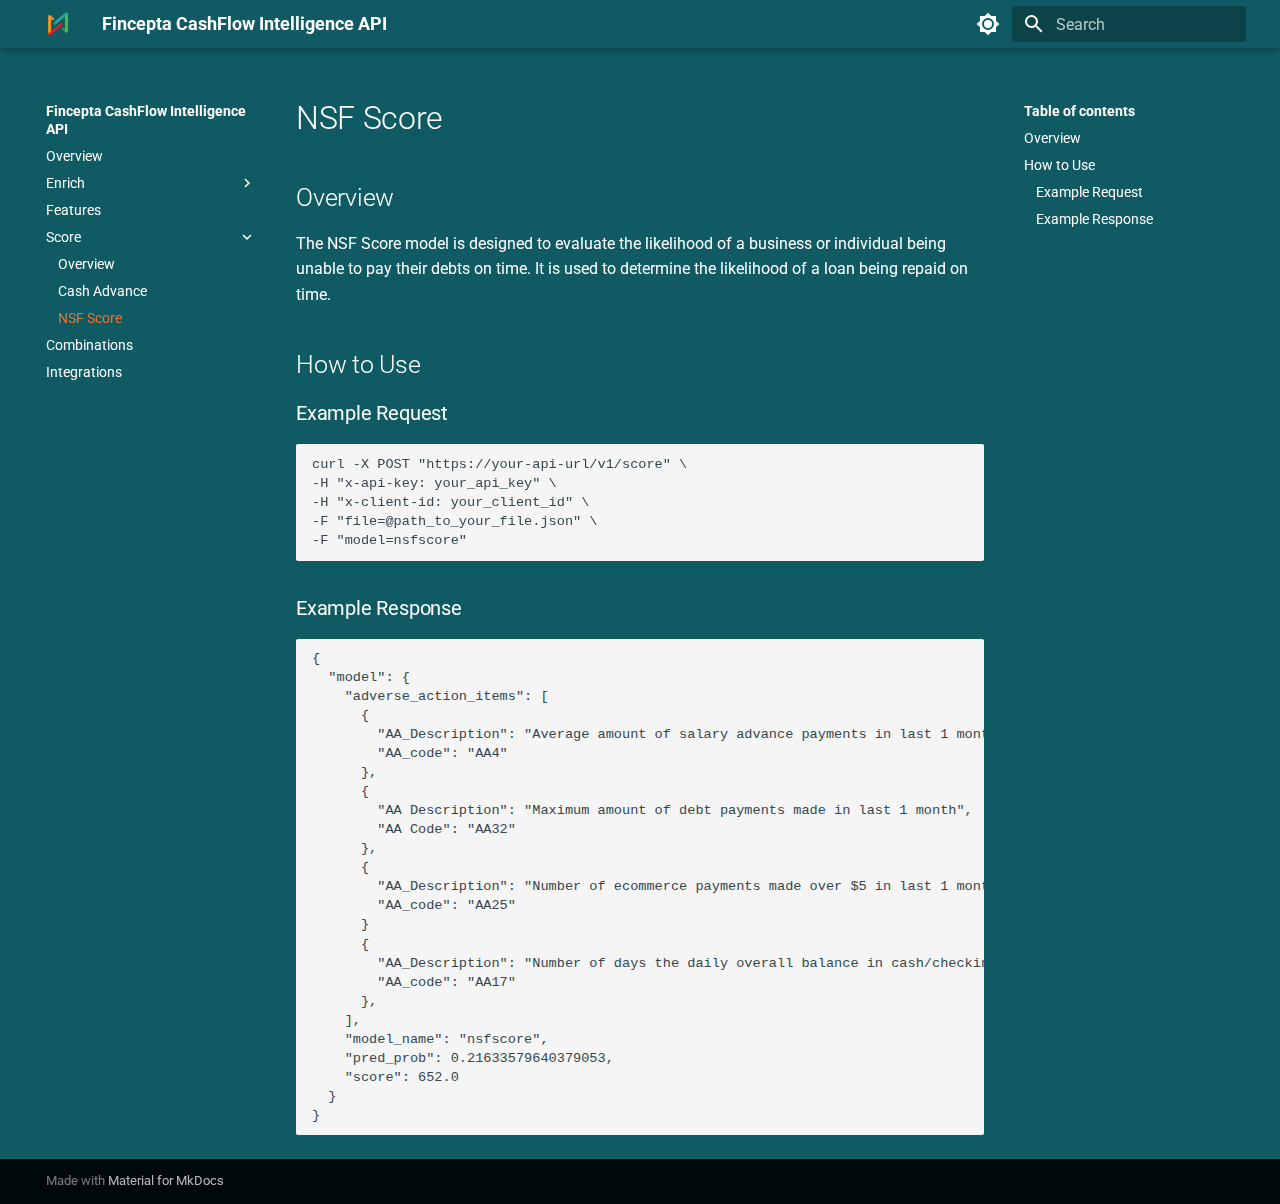
<file: models/nsfscore/index.html>
<!doctype html>
<html lang="en" class="no-js">
  <head>
    
      <meta charset="utf-8">
      <meta name="viewport" content="width=device-width,initial-scale=1">
      
      
      
      
        <link rel="prev" href="../cashadv/">
      
      
        <link rel="next" href="../../combinations/">
      
      
      <link rel="icon" href="../../assets/images/favicon.png">
      <meta name="generator" content="mkdocs-1.6.1, mkdocs-material-9.5.48">
    
    
      
        <title>NSF Score - Fincepta CashFlow Intelligence API</title>
      
    
    
      <link rel="stylesheet" href="../../assets/stylesheets/main.6f8fc17f.min.css">
      
        
        <link rel="stylesheet" href="../../assets/stylesheets/palette.06af60db.min.css">
      
      


    
    
      
    
    
      
        
        
        <link rel="preconnect" href="https://fonts.gstatic.com" crossorigin>
        <link rel="stylesheet" href="https://fonts.googleapis.com/css?family=Roboto:300,300i,400,400i,700,700i%7CAttentica+4F:400,400i,700,700i&display=fallback">
        <style>:root{--md-text-font:"Roboto";--md-code-font:"Attentica 4F"}</style>
      
    
    
      <link rel="stylesheet" href="../../stylesheets/extra.css">
    
    <script>__md_scope=new URL("../..",location),__md_hash=e=>[...e].reduce(((e,_)=>(e<<5)-e+_.charCodeAt(0)),0),__md_get=(e,_=localStorage,t=__md_scope)=>JSON.parse(_.getItem(t.pathname+"."+e)),__md_set=(e,_,t=localStorage,a=__md_scope)=>{try{t.setItem(a.pathname+"."+e,JSON.stringify(_))}catch(e){}}</script>
    
      

    
    
    
  </head>
  
  
    
    
      
    
    
    
    
    <body dir="ltr" data-md-color-scheme="fincepta-dark" data-md-color-primary="indigo" data-md-color-accent="indigo">
  
    
    <input class="md-toggle" data-md-toggle="drawer" type="checkbox" id="__drawer" autocomplete="off">
    <input class="md-toggle" data-md-toggle="search" type="checkbox" id="__search" autocomplete="off">
    <label class="md-overlay" for="__drawer"></label>
    <div data-md-component="skip">
      
        
        <a href="#nsf-score" class="md-skip">
          Skip to content
        </a>
      
    </div>
    <div data-md-component="announce">
      
    </div>
    
    
      

  

<header class="md-header md-header--shadow" data-md-component="header">
  <nav class="md-header__inner md-grid" aria-label="Header">
    <a href="../.." title="Fincepta CashFlow Intelligence API" class="md-header__button md-logo" aria-label="Fincepta CashFlow Intelligence API" data-md-component="logo">
      
  <img src="../../images/logo.png" alt="logo">

    </a>
    <label class="md-header__button md-icon" for="__drawer">
      
      <svg xmlns="http://www.w3.org/2000/svg" viewBox="0 0 24 24"><path d="M3 6h18v2H3zm0 5h18v2H3zm0 5h18v2H3z"/></svg>
    </label>
    <div class="md-header__title" data-md-component="header-title">
      <div class="md-header__ellipsis">
        <div class="md-header__topic">
          <span class="md-ellipsis">
            Fincepta CashFlow Intelligence API
          </span>
        </div>
        <div class="md-header__topic" data-md-component="header-topic">
          <span class="md-ellipsis">
            
              NSF Score
            
          </span>
        </div>
      </div>
    </div>
    
      
        <form class="md-header__option" data-md-component="palette">
  
    
    
    
    <input class="md-option" data-md-color-media="" data-md-color-scheme="fincepta-dark" data-md-color-primary="indigo" data-md-color-accent="indigo"  aria-label="Light Mode"  type="radio" name="__palette" id="__palette_0">
    
      <label class="md-header__button md-icon" title="Light Mode" for="__palette_1" hidden>
        <svg xmlns="http://www.w3.org/2000/svg" viewBox="0 0 24 24"><path d="M12 8a4 4 0 0 0-4 4 4 4 0 0 0 4 4 4 4 0 0 0 4-4 4 4 0 0 0-4-4m0 10a6 6 0 0 1-6-6 6 6 0 0 1 6-6 6 6 0 0 1 6 6 6 6 0 0 1-6 6m8-9.31V4h-4.69L12 .69 8.69 4H4v4.69L.69 12 4 15.31V20h4.69L12 23.31 15.31 20H20v-4.69L23.31 12z"/></svg>
      </label>
    
  
    
    
    
    <input class="md-option" data-md-color-media="" data-md-color-scheme="fincepta-light" data-md-color-primary="indigo" data-md-color-accent="indigo"  aria-label="Dark Mode"  type="radio" name="__palette" id="__palette_1">
    
      <label class="md-header__button md-icon" title="Dark Mode" for="__palette_0" hidden>
        <svg xmlns="http://www.w3.org/2000/svg" viewBox="0 0 24 24"><path d="M12 18c-.89 0-1.74-.2-2.5-.55C11.56 16.5 13 14.42 13 12s-1.44-4.5-3.5-5.45C10.26 6.2 11.11 6 12 6a6 6 0 0 1 6 6 6 6 0 0 1-6 6m8-9.31V4h-4.69L12 .69 8.69 4H4v4.69L.69 12 4 15.31V20h4.69L12 23.31 15.31 20H20v-4.69L23.31 12z"/></svg>
      </label>
    
  
</form>
      
    
    
      <script>var palette=__md_get("__palette");if(palette&&palette.color){if("(prefers-color-scheme)"===palette.color.media){var media=matchMedia("(prefers-color-scheme: light)"),input=document.querySelector(media.matches?"[data-md-color-media='(prefers-color-scheme: light)']":"[data-md-color-media='(prefers-color-scheme: dark)']");palette.color.media=input.getAttribute("data-md-color-media"),palette.color.scheme=input.getAttribute("data-md-color-scheme"),palette.color.primary=input.getAttribute("data-md-color-primary"),palette.color.accent=input.getAttribute("data-md-color-accent")}for(var[key,value]of Object.entries(palette.color))document.body.setAttribute("data-md-color-"+key,value)}</script>
    
    
    
      <label class="md-header__button md-icon" for="__search">
        
        <svg xmlns="http://www.w3.org/2000/svg" viewBox="0 0 24 24"><path d="M9.5 3A6.5 6.5 0 0 1 16 9.5c0 1.61-.59 3.09-1.56 4.23l.27.27h.79l5 5-1.5 1.5-5-5v-.79l-.27-.27A6.52 6.52 0 0 1 9.5 16 6.5 6.5 0 0 1 3 9.5 6.5 6.5 0 0 1 9.5 3m0 2C7 5 5 7 5 9.5S7 14 9.5 14 14 12 14 9.5 12 5 9.5 5"/></svg>
      </label>
      <div class="md-search" data-md-component="search" role="dialog">
  <label class="md-search__overlay" for="__search"></label>
  <div class="md-search__inner" role="search">
    <form class="md-search__form" name="search">
      <input type="text" class="md-search__input" name="query" aria-label="Search" placeholder="Search" autocapitalize="off" autocorrect="off" autocomplete="off" spellcheck="false" data-md-component="search-query" required>
      <label class="md-search__icon md-icon" for="__search">
        
        <svg xmlns="http://www.w3.org/2000/svg" viewBox="0 0 24 24"><path d="M9.5 3A6.5 6.5 0 0 1 16 9.5c0 1.61-.59 3.09-1.56 4.23l.27.27h.79l5 5-1.5 1.5-5-5v-.79l-.27-.27A6.52 6.52 0 0 1 9.5 16 6.5 6.5 0 0 1 3 9.5 6.5 6.5 0 0 1 9.5 3m0 2C7 5 5 7 5 9.5S7 14 9.5 14 14 12 14 9.5 12 5 9.5 5"/></svg>
        
        <svg xmlns="http://www.w3.org/2000/svg" viewBox="0 0 24 24"><path d="M20 11v2H8l5.5 5.5-1.42 1.42L4.16 12l7.92-7.92L13.5 5.5 8 11z"/></svg>
      </label>
      <nav class="md-search__options" aria-label="Search">
        
        <button type="reset" class="md-search__icon md-icon" title="Clear" aria-label="Clear" tabindex="-1">
          
          <svg xmlns="http://www.w3.org/2000/svg" viewBox="0 0 24 24"><path d="M19 6.41 17.59 5 12 10.59 6.41 5 5 6.41 10.59 12 5 17.59 6.41 19 12 13.41 17.59 19 19 17.59 13.41 12z"/></svg>
        </button>
      </nav>
      
    </form>
    <div class="md-search__output">
      <div class="md-search__scrollwrap" tabindex="0" data-md-scrollfix>
        <div class="md-search-result" data-md-component="search-result">
          <div class="md-search-result__meta">
            Initializing search
          </div>
          <ol class="md-search-result__list" role="presentation"></ol>
        </div>
      </div>
    </div>
  </div>
</div>
    
    
  </nav>
  
</header>
    
    <div class="md-container" data-md-component="container">
      
      
        
          
        
      
      <main class="md-main" data-md-component="main">
        <div class="md-main__inner md-grid">
          
            
              
              <div class="md-sidebar md-sidebar--primary" data-md-component="sidebar" data-md-type="navigation" >
                <div class="md-sidebar__scrollwrap">
                  <div class="md-sidebar__inner">
                    



<nav class="md-nav md-nav--primary" aria-label="Navigation" data-md-level="0">
  <label class="md-nav__title" for="__drawer">
    <a href="../.." title="Fincepta CashFlow Intelligence API" class="md-nav__button md-logo" aria-label="Fincepta CashFlow Intelligence API" data-md-component="logo">
      
  <img src="../../images/logo.png" alt="logo">

    </a>
    Fincepta CashFlow Intelligence API
  </label>
  
  <ul class="md-nav__list" data-md-scrollfix>
    
      
      
  
  
  
  
    <li class="md-nav__item">
      <a href="../.." class="md-nav__link">
        
  
  <span class="md-ellipsis">
    Overview
  </span>
  

      </a>
    </li>
  

    
      
      
  
  
  
  
    
    
      
        
      
        
      
        
      
        
      
    
    
    
      
        
        
      
    
    <li class="md-nav__item md-nav__item--pruned md-nav__item--nested">
      
        
  
  
    <a href="../../enrich/" class="md-nav__link">
      
  
  <span class="md-ellipsis">
    Enrich
  </span>
  

      
        <span class="md-nav__icon md-icon"></span>
      
    </a>
  

      
    </li>
  

    
      
      
  
  
  
  
    <li class="md-nav__item">
      <a href="../../features/" class="md-nav__link">
        
  
  <span class="md-ellipsis">
    Features
  </span>
  

      </a>
    </li>
  

    
      
      
  
  
    
  
  
  
    
    
      
        
      
        
      
        
      
    
    
    
      
    
    <li class="md-nav__item md-nav__item--active md-nav__item--nested">
      
        
        
        <input class="md-nav__toggle md-toggle " type="checkbox" id="__nav_4" checked>
        
          
          <label class="md-nav__link" for="__nav_4" id="__nav_4_label" tabindex="0">
            
  
  <span class="md-ellipsis">
    Score
  </span>
  

            <span class="md-nav__icon md-icon"></span>
          </label>
        
        <nav class="md-nav" data-md-level="1" aria-labelledby="__nav_4_label" aria-expanded="true">
          <label class="md-nav__title" for="__nav_4">
            <span class="md-nav__icon md-icon"></span>
            Score
          </label>
          <ul class="md-nav__list" data-md-scrollfix>
            
              
                
  
  
  
  
    <li class="md-nav__item">
      <a href="../../score/" class="md-nav__link">
        
  
  <span class="md-ellipsis">
    Overview
  </span>
  

      </a>
    </li>
  

              
            
              
                
  
  
  
  
    <li class="md-nav__item">
      <a href="../cashadv/" class="md-nav__link">
        
  
  <span class="md-ellipsis">
    Cash Advance
  </span>
  

      </a>
    </li>
  

              
            
              
                
  
  
    
  
  
  
    <li class="md-nav__item md-nav__item--active">
      
      <input class="md-nav__toggle md-toggle" type="checkbox" id="__toc">
      
      
        
      
      
        <label class="md-nav__link md-nav__link--active" for="__toc">
          
  
  <span class="md-ellipsis">
    NSF Score
  </span>
  

          <span class="md-nav__icon md-icon"></span>
        </label>
      
      <a href="./" class="md-nav__link md-nav__link--active">
        
  
  <span class="md-ellipsis">
    NSF Score
  </span>
  

      </a>
      
        

<nav class="md-nav md-nav--secondary" aria-label="Table of contents">
  
  
  
    
  
  
    <label class="md-nav__title" for="__toc">
      <span class="md-nav__icon md-icon"></span>
      Table of contents
    </label>
    <ul class="md-nav__list" data-md-component="toc" data-md-scrollfix>
      
        <li class="md-nav__item">
  <a href="#overview" class="md-nav__link">
    <span class="md-ellipsis">
      Overview
    </span>
  </a>
  
</li>
      
        <li class="md-nav__item">
  <a href="#how-to-use" class="md-nav__link">
    <span class="md-ellipsis">
      How to Use
    </span>
  </a>
  
    <nav class="md-nav" aria-label="How to Use">
      <ul class="md-nav__list">
        
          <li class="md-nav__item">
  <a href="#example-request" class="md-nav__link">
    <span class="md-ellipsis">
      Example Request
    </span>
  </a>
  
</li>
        
          <li class="md-nav__item">
  <a href="#example-response" class="md-nav__link">
    <span class="md-ellipsis">
      Example Response
    </span>
  </a>
  
</li>
        
      </ul>
    </nav>
  
</li>
      
    </ul>
  
</nav>
      
    </li>
  

              
            
          </ul>
        </nav>
      
    </li>
  

    
      
      
  
  
  
  
    <li class="md-nav__item">
      <a href="../../combinations/" class="md-nav__link">
        
  
  <span class="md-ellipsis">
    Combinations
  </span>
  

      </a>
    </li>
  

    
      
      
  
  
  
  
    <li class="md-nav__item">
      <a href="../../integrations/" class="md-nav__link">
        
  
  <span class="md-ellipsis">
    Integrations
  </span>
  

      </a>
    </li>
  

    
  </ul>
</nav>
                  </div>
                </div>
              </div>
            
            
              
              <div class="md-sidebar md-sidebar--secondary" data-md-component="sidebar" data-md-type="toc" >
                <div class="md-sidebar__scrollwrap">
                  <div class="md-sidebar__inner">
                    

<nav class="md-nav md-nav--secondary" aria-label="Table of contents">
  
  
  
    
  
  
    <label class="md-nav__title" for="__toc">
      <span class="md-nav__icon md-icon"></span>
      Table of contents
    </label>
    <ul class="md-nav__list" data-md-component="toc" data-md-scrollfix>
      
        <li class="md-nav__item">
  <a href="#overview" class="md-nav__link">
    <span class="md-ellipsis">
      Overview
    </span>
  </a>
  
</li>
      
        <li class="md-nav__item">
  <a href="#how-to-use" class="md-nav__link">
    <span class="md-ellipsis">
      How to Use
    </span>
  </a>
  
    <nav class="md-nav" aria-label="How to Use">
      <ul class="md-nav__list">
        
          <li class="md-nav__item">
  <a href="#example-request" class="md-nav__link">
    <span class="md-ellipsis">
      Example Request
    </span>
  </a>
  
</li>
        
          <li class="md-nav__item">
  <a href="#example-response" class="md-nav__link">
    <span class="md-ellipsis">
      Example Response
    </span>
  </a>
  
</li>
        
      </ul>
    </nav>
  
</li>
      
    </ul>
  
</nav>
                  </div>
                </div>
              </div>
            
          
          
            <div class="md-content" data-md-component="content">
              <article class="md-content__inner md-typeset">
                
                  


<h1 id="nsf-score">NSF Score</h1>
<h2 id="overview">Overview</h2>
<p>The NSF Score model is designed to evaluate the likelihood of a business or individual being unable to pay their debts on time. It is used to determine the likelihood of a loan being repaid on time.</p>
<h2 id="how-to-use">How to Use</h2>
<h3 id="example-request">Example Request</h3>
<pre><code class="language-bash">curl -X POST &quot;https://your-api-url/v1/score&quot; \
-H &quot;x-api-key: your_api_key&quot; \
-H &quot;x-client-id: your_client_id&quot; \
-F &quot;file=@path_to_your_file.json&quot; \
-F &quot;model=nsfscore&quot;
</code></pre>
<h3 id="example-response">Example Response</h3>
<pre><code class="language-json">{
  &quot;model&quot;: {
    &quot;adverse_action_items&quot;: [
      {
        &quot;AA_Description&quot;: &quot;Average amount of salary advance payments in last 1 month&quot;,
        &quot;AA_code&quot;: &quot;AA4&quot;
      },
      {
        &quot;AA Description&quot;: &quot;Maximum amount of debt payments made in last 1 month&quot;,
        &quot;AA Code&quot;: &quot;AA32&quot;
      },
      {
        &quot;AA_Description&quot;: &quot;Number of ecommerce payments made over $5 in last 1 month&quot;,
        &quot;AA_code&quot;: &quot;AA25&quot;
      }
      {
        &quot;AA_Description&quot;: &quot;Number of days the daily overall balance in cash/checking/saving accounts was less than $1000 in last 1 month&quot;,
        &quot;AA_code&quot;: &quot;AA17&quot;
      },
    ],
    &quot;model_name&quot;: &quot;nsfscore&quot;,
    &quot;pred_prob&quot;: 0.21633579640379053,
    &quot;score&quot;: 652.0
  }
}
</code></pre>












                
              </article>
            </div>
          
          
<script>var target=document.getElementById(location.hash.slice(1));target&&target.name&&(target.checked=target.name.startsWith("__tabbed_"))</script>
        </div>
        
      </main>
      
        <footer class="md-footer">
  
  <div class="md-footer-meta md-typeset">
    <div class="md-footer-meta__inner md-grid">
      <div class="md-copyright">
  
  
    Made with
    <a href="https://squidfunk.github.io/mkdocs-material/" target="_blank" rel="noopener">
      Material for MkDocs
    </a>
  
</div>
      
    </div>
  </div>
</footer>
      
    </div>
    <div class="md-dialog" data-md-component="dialog">
      <div class="md-dialog__inner md-typeset"></div>
    </div>
    
    
    <script id="__config" type="application/json">{"base": "../..", "features": ["search", "navigation.tracking", "navigation.indexes", "navigation.prune"], "search": "../../assets/javascripts/workers/search.6ce7567c.min.js", "translations": {"clipboard.copied": "Copied to clipboard", "clipboard.copy": "Copy to clipboard", "search.result.more.one": "1 more on this page", "search.result.more.other": "# more on this page", "search.result.none": "No matching documents", "search.result.one": "1 matching document", "search.result.other": "# matching documents", "search.result.placeholder": "Type to start searching", "search.result.term.missing": "Missing", "select.version": "Select version"}}</script>
    
    
      <script src="../../assets/javascripts/bundle.83f73b43.min.js"></script>
      
    
  </body>
</html>
</file>
<file: stylesheets/extra.css>
[data-md-color-scheme="fincepta-light"] {

    --md-primary-fg-color:               #105B63;
    --md-default-fg-color--light:        #105B63;
    --md-default-fg-color--lighter:      #A6A6A6;
    --md-default-fg-color--lightest:     #A6A6A6;
    
    --md-typeset-color:                 #105B63;

    /* --md-default-bg-color:               #0c9e72;
    --md-default-bg-color--light:        #ffffff;
    --md-default-bg-color--lighter:      #ffffff;
    --md-default-bg-color--lightest:     #ffffff; */
  }

  [data-md-color-scheme="fincepta-dark"] {
    --md-primary-fg-color:               #105B63;
    --md-default-fg-color--light:        #ffffff;
    --md-default-fg-color--lighter:      #ffffff;
    --md-default-fg-color--lightest:     #eb7130;
    
    --md-typeset-color:                  #ffffff;
    --md-typeset-a-color:                #eb7130;

    --md-default-bg-color:               #105B63;
    --md-accent-fg-color:                #ffffff;
    --md-default-bg-color--light:        #ffffff;
    --md-default-bg-color--lighter:      #ffffff;
    --md-default-bg-color--lightest:     #ffffff;
}

[data-md-color-scheme="fincepta-dark"] a {
    color: var(--md-default-fg-color--light); /* All links have white color */
    text-decoration: none; /* All links are underlined */
}

[data-md-color-scheme="fincepta-dark"] a:hover {
    /* Hover state remains the same */
    color: var(--md-default-fg-color--lightest); /* Accent color for hovered links */
    text-decoration: underline; /* Underline on hover */
}

[data-md-color-scheme="fincepta-dark"] .nav-link.active {
    color: var(--md-default-fg-color--lightest); /* Orange color for active/current page link */
    font-weight: bold; /* Make the active link bold */
    background-color: transparent; /* Remove optional background for active link */
}
</file>
<file: assets/stylesheets/main.6f8fc17f.min.css>
@charset "UTF-8";html{-webkit-text-size-adjust:none;-moz-text-size-adjust:none;text-size-adjust:none;box-sizing:border-box}*,:after,:before{box-sizing:inherit}@media (prefers-reduced-motion){*,:after,:before{transition:none!important}}body{margin:0}a,button,input,label{-webkit-tap-highlight-color:transparent}a{color:inherit;text-decoration:none}hr{border:0;box-sizing:initial;display:block;height:.05rem;overflow:visible;padding:0}small{font-size:80%}sub,sup{line-height:1em}img{border-style:none}table{border-collapse:initial;border-spacing:0}td,th{font-weight:400;vertical-align:top}button{background:#0000;border:0;font-family:inherit;font-size:inherit;margin:0;padding:0}input{border:0;outline:none}:root{--md-primary-fg-color:#4051b5;--md-primary-fg-color--light:#5d6cc0;--md-primary-fg-color--dark:#303fa1;--md-primary-bg-color:#fff;--md-primary-bg-color--light:#ffffffb3;--md-accent-fg-color:#526cfe;--md-accent-fg-color--transparent:#526cfe1a;--md-accent-bg-color:#fff;--md-accent-bg-color--light:#ffffffb3}[data-md-color-scheme=default]{color-scheme:light}[data-md-color-scheme=default] img[src$="#gh-dark-mode-only"],[data-md-color-scheme=default] img[src$="#only-dark"]{display:none}:root,[data-md-color-scheme=default]{--md-hue:225deg;--md-default-fg-color:#000000de;--md-default-fg-color--light:#0000008a;--md-default-fg-color--lighter:#00000052;--md-default-fg-color--lightest:#00000012;--md-default-bg-color:#fff;--md-default-bg-color--light:#ffffffb3;--md-default-bg-color--lighter:#ffffff4d;--md-default-bg-color--lightest:#ffffff1f;--md-code-fg-color:#36464e;--md-code-bg-color:#f5f5f5;--md-code-hl-color:#4287ff;--md-code-hl-color--light:#4287ff1a;--md-code-hl-number-color:#d52a2a;--md-code-hl-special-color:#db1457;--md-code-hl-function-color:#a846b9;--md-code-hl-constant-color:#6e59d9;--md-code-hl-keyword-color:#3f6ec6;--md-code-hl-string-color:#1c7d4d;--md-code-hl-name-color:var(--md-code-fg-color);--md-code-hl-operator-color:var(--md-default-fg-color--light);--md-code-hl-punctuation-color:var(--md-default-fg-color--light);--md-code-hl-comment-color:var(--md-default-fg-color--light);--md-code-hl-generic-color:var(--md-default-fg-color--light);--md-code-hl-variable-color:var(--md-default-fg-color--light);--md-typeset-color:var(--md-default-fg-color);--md-typeset-a-color:var(--md-primary-fg-color);--md-typeset-del-color:#f5503d26;--md-typeset-ins-color:#0bd57026;--md-typeset-kbd-color:#fafafa;--md-typeset-kbd-accent-color:#fff;--md-typeset-kbd-border-color:#b8b8b8;--md-typeset-mark-color:#ffff0080;--md-typeset-table-color:#0000001f;--md-typeset-table-color--light:rgba(0,0,0,.035);--md-admonition-fg-color:var(--md-default-fg-color);--md-admonition-bg-color:var(--md-default-bg-color);--md-warning-fg-color:#000000de;--md-warning-bg-color:#ff9;--md-footer-fg-color:#fff;--md-footer-fg-color--light:#ffffffb3;--md-footer-fg-color--lighter:#ffffff73;--md-footer-bg-color:#000000de;--md-footer-bg-color--dark:#00000052;--md-shadow-z1:0 0.2rem 0.5rem #0000000d,0 0 0.05rem #0000001a;--md-shadow-z2:0 0.2rem 0.5rem #0000001a,0 0 0.05rem #00000040;--md-shadow-z3:0 0.2rem 0.5rem #0003,0 0 0.05rem #00000059}.md-icon svg{fill:currentcolor;display:block;height:1.2rem;width:1.2rem}body{-webkit-font-smoothing:antialiased;-moz-osx-font-smoothing:grayscale;--md-text-font-family:var(--md-text-font,_),-apple-system,BlinkMacSystemFont,Helvetica,Arial,sans-serif;--md-code-font-family:var(--md-code-font,_),SFMono-Regular,Consolas,Menlo,monospace}aside,body,input{font-feature-settings:"kern","liga";color:var(--md-typeset-color);font-family:var(--md-text-font-family)}code,kbd,pre{font-feature-settings:"kern";font-family:var(--md-code-font-family)}:root{--md-typeset-table-sort-icon:url('data:image/svg+xml;charset=utf-8,<svg xmlns="http://www.w3.org/2000/svg" viewBox="0 0 24 24"><path d="m18 21-4-4h3V7h-3l4-4 4 4h-3v10h3M2 19v-2h10v2M2 13v-2h7v2M2 7V5h4v2z"/></svg>');--md-typeset-table-sort-icon--asc:url('data:image/svg+xml;charset=utf-8,<svg xmlns="http://www.w3.org/2000/svg" viewBox="0 0 24 24"><path d="M19 17h3l-4 4-4-4h3V3h2M2 17h10v2H2M6 5v2H2V5m0 6h7v2H2z"/></svg>');--md-typeset-table-sort-icon--desc:url('data:image/svg+xml;charset=utf-8,<svg xmlns="http://www.w3.org/2000/svg" viewBox="0 0 24 24"><path d="M19 7h3l-4-4-4 4h3v14h2M2 17h10v2H2M6 5v2H2V5m0 6h7v2H2z"/></svg>')}.md-typeset{-webkit-print-color-adjust:exact;color-adjust:exact;font-size:.8rem;line-height:1.6}@media print{.md-typeset{font-size:.68rem}}.md-typeset blockquote,.md-typeset dl,.md-typeset figure,.md-typeset ol,.md-typeset pre,.md-typeset ul{margin-bottom:1em;margin-top:1em}.md-typeset h1{color:var(--md-default-fg-color--light);font-size:2em;line-height:1.3;margin:0 0 1.25em}.md-typeset h1,.md-typeset h2{font-weight:300;letter-spacing:-.01em}.md-typeset h2{font-size:1.5625em;line-height:1.4;margin:1.6em 0 .64em}.md-typeset h3{font-size:1.25em;font-weight:400;letter-spacing:-.01em;line-height:1.5;margin:1.6em 0 .8em}.md-typeset h2+h3{margin-top:.8em}.md-typeset h4{font-weight:700;letter-spacing:-.01em;margin:1em 0}.md-typeset h5,.md-typeset h6{color:var(--md-default-fg-color--light);font-size:.8em;font-weight:700;letter-spacing:-.01em;margin:1.25em 0}.md-typeset h5{text-transform:uppercase}.md-typeset h5 code{text-transform:none}.md-typeset hr{border-bottom:.05rem solid var(--md-default-fg-color--lightest);display:flow-root;margin:1.5em 0}.md-typeset a{color:var(--md-typeset-a-color);word-break:break-word}.md-typeset a,.md-typeset a:before{transition:color 125ms}.md-typeset a:focus,.md-typeset a:hover{color:var(--md-accent-fg-color)}.md-typeset a:focus code,.md-typeset a:hover code{background-color:var(--md-accent-fg-color--transparent)}.md-typeset a code{color:currentcolor;transition:background-color 125ms}.md-typeset a.focus-visible{outline-color:var(--md-accent-fg-color);outline-offset:.2rem}.md-typeset code,.md-typeset kbd,.md-typeset pre{color:var(--md-code-fg-color);direction:ltr;font-variant-ligatures:none}@media print{.md-typeset code,.md-typeset kbd,.md-typeset pre{white-space:pre-wrap}}.md-typeset code{background-color:var(--md-code-bg-color);border-radius:.1rem;-webkit-box-decoration-break:clone;box-decoration-break:clone;font-size:.85em;padding:0 .2941176471em;word-break:break-word}.md-typeset code:not(.focus-visible){-webkit-tap-highlight-color:transparent;outline:none}.md-typeset pre{display:flow-root;line-height:1.4;position:relative}.md-typeset pre>code{-webkit-box-decoration-break:slice;box-decoration-break:slice;box-shadow:none;display:block;margin:0;outline-color:var(--md-accent-fg-color);overflow:auto;padding:.7720588235em 1.1764705882em;scrollbar-color:var(--md-default-fg-color--lighter) #0000;scrollbar-width:thin;touch-action:auto;word-break:normal}.md-typeset pre>code:hover{scrollbar-color:var(--md-accent-fg-color) #0000}.md-typeset pre>code::-webkit-scrollbar{height:.2rem;width:.2rem}.md-typeset pre>code::-webkit-scrollbar-thumb{background-color:var(--md-default-fg-color--lighter)}.md-typeset pre>code::-webkit-scrollbar-thumb:hover{background-color:var(--md-accent-fg-color)}.md-typeset kbd{background-color:var(--md-typeset-kbd-color);border-radius:.1rem;box-shadow:0 .1rem 0 .05rem var(--md-typeset-kbd-border-color),0 .1rem 0 var(--md-typeset-kbd-border-color),0 -.1rem .2rem var(--md-typeset-kbd-accent-color) inset;color:var(--md-default-fg-color);display:inline-block;font-size:.75em;padding:0 .6666666667em;vertical-align:text-top;word-break:break-word}.md-typeset mark{background-color:var(--md-typeset-mark-color);-webkit-box-decoration-break:clone;box-decoration-break:clone;color:inherit;word-break:break-word}.md-typeset abbr{border-bottom:.05rem dotted var(--md-default-fg-color--light);cursor:help;text-decoration:none}.md-typeset small{opacity:.75}[dir=ltr] .md-typeset sub,[dir=ltr] .md-typeset sup{margin-left:.078125em}[dir=rtl] .md-typeset sub,[dir=rtl] .md-typeset sup{margin-right:.078125em}[dir=ltr] .md-typeset blockquote{padding-left:.6rem}[dir=rtl] .md-typeset blockquote{padding-right:.6rem}[dir=ltr] .md-typeset blockquote{border-left:.2rem solid var(--md-default-fg-color--lighter)}[dir=rtl] .md-typeset blockquote{border-right:.2rem solid var(--md-default-fg-color--lighter)}.md-typeset blockquote{color:var(--md-default-fg-color--light);margin-left:0;margin-right:0}.md-typeset ul{list-style-type:disc}.md-typeset ul[type]{list-style-type:revert-layer}[dir=ltr] .md-typeset ol,[dir=ltr] .md-typeset ul{margin-left:.625em}[dir=rtl] .md-typeset ol,[dir=rtl] .md-typeset ul{margin-right:.625em}.md-typeset ol,.md-typeset ul{padding:0}.md-typeset ol:not([hidden]),.md-typeset ul:not([hidden]){display:flow-root}.md-typeset ol ol,.md-typeset ul ol{list-style-type:lower-alpha}.md-typeset ol ol ol,.md-typeset ul ol ol{list-style-type:lower-roman}.md-typeset ol ol ol ol,.md-typeset ul ol ol ol{list-style-type:upper-alpha}.md-typeset ol ol ol ol ol,.md-typeset ul ol ol ol ol{list-style-type:upper-roman}.md-typeset ol[type],.md-typeset ul[type]{list-style-type:revert-layer}[dir=ltr] .md-typeset ol li,[dir=ltr] .md-typeset ul li{margin-left:1.25em}[dir=rtl] .md-typeset ol li,[dir=rtl] .md-typeset ul li{margin-right:1.25em}.md-typeset ol li,.md-typeset ul li{margin-bottom:.5em}.md-typeset ol li blockquote,.md-typeset ol li p,.md-typeset ul li blockquote,.md-typeset ul li p{margin:.5em 0}.md-typeset ol li:last-child,.md-typeset ul li:last-child{margin-bottom:0}[dir=ltr] .md-typeset ol li ol,[dir=ltr] .md-typeset ol li ul,[dir=ltr] .md-typeset ul li ol,[dir=ltr] .md-typeset ul li ul{margin-left:.625em}[dir=rtl] .md-typeset ol li ol,[dir=rtl] .md-typeset ol li ul,[dir=rtl] .md-typeset ul li ol,[dir=rtl] .md-typeset ul li ul{margin-right:.625em}.md-typeset ol li ol,.md-typeset ol li ul,.md-typeset ul li ol,.md-typeset ul li ul{margin-bottom:.5em;margin-top:.5em}[dir=ltr] .md-typeset dd{margin-left:1.875em}[dir=rtl] .md-typeset dd{margin-right:1.875em}.md-typeset dd{margin-bottom:1.5em;margin-top:1em}.md-typeset img,.md-typeset svg,.md-typeset video{height:auto;max-width:100%}.md-typeset img[align=left]{margin:1em 1em 1em 0}.md-typeset img[align=right]{margin:1em 0 1em 1em}.md-typeset img[align]:only-child{margin-top:0}.md-typeset figure{display:flow-root;margin:1em auto;max-width:100%;text-align:center;width:-moz-fit-content;width:fit-content}.md-typeset figure img{display:block;margin:0 auto}.md-typeset figcaption{font-style:italic;margin:1em auto;max-width:24rem}.md-typeset iframe{max-width:100%}.md-typeset table:not([class]){background-color:var(--md-default-bg-color);border:.05rem solid var(--md-typeset-table-color);border-radius:.1rem;display:inline-block;font-size:.64rem;max-width:100%;overflow:auto;touch-action:auto}@media print{.md-typeset table:not([class]){display:table}}.md-typeset table:not([class])+*{margin-top:1.5em}.md-typeset table:not([class]) td>:first-child,.md-typeset table:not([class]) th>:first-child{margin-top:0}.md-typeset table:not([class]) td>:last-child,.md-typeset table:not([class]) th>:last-child{margin-bottom:0}.md-typeset table:not([class]) td:not([align]),.md-typeset table:not([class]) th:not([align]){text-align:left}[dir=rtl] .md-typeset table:not([class]) td:not([align]),[dir=rtl] .md-typeset table:not([class]) th:not([align]){text-align:right}.md-typeset table:not([class]) th{font-weight:700;min-width:5rem;padding:.9375em 1.25em;vertical-align:top}.md-typeset table:not([class]) td{border-top:.05rem solid var(--md-typeset-table-color);padding:.9375em 1.25em;vertical-align:top}.md-typeset table:not([class]) tbody tr{transition:background-color 125ms}.md-typeset table:not([class]) tbody tr:hover{background-color:var(--md-typeset-table-color--light);box-shadow:0 .05rem 0 var(--md-default-bg-color) inset}.md-typeset table:not([class]) a{word-break:normal}.md-typeset table th[role=columnheader]{cursor:pointer}[dir=ltr] .md-typeset table th[role=columnheader]:after{margin-left:.5em}[dir=rtl] .md-typeset table th[role=columnheader]:after{margin-right:.5em}.md-typeset table th[role=columnheader]:after{content:"";display:inline-block;height:1.2em;-webkit-mask-image:var(--md-typeset-table-sort-icon);mask-image:var(--md-typeset-table-sort-icon);-webkit-mask-repeat:no-repeat;mask-repeat:no-repeat;-webkit-mask-size:contain;mask-size:contain;transition:background-color 125ms;vertical-align:text-bottom;width:1.2em}.md-typeset table th[role=columnheader]:hover:after{background-color:var(--md-default-fg-color--lighter)}.md-typeset table th[role=columnheader][aria-sort=ascending]:after{background-color:var(--md-default-fg-color--light);-webkit-mask-image:var(--md-typeset-table-sort-icon--asc);mask-image:var(--md-typeset-table-sort-icon--asc)}.md-typeset table th[role=columnheader][aria-sort=descending]:after{background-color:var(--md-default-fg-color--light);-webkit-mask-image:var(--md-typeset-table-sort-icon--desc);mask-image:var(--md-typeset-table-sort-icon--desc)}.md-typeset__scrollwrap{margin:1em -.8rem;overflow-x:auto;touch-action:auto}.md-typeset__table{display:inline-block;margin-bottom:.5em;padding:0 .8rem}@media print{.md-typeset__table{display:block}}html .md-typeset__table table{display:table;margin:0;overflow:hidden;width:100%}@media screen and (max-width:44.984375em){.md-content__inner>pre{margin:1em -.8rem}.md-content__inner>pre code{border-radius:0}}.md-typeset .md-author{border-radius:100%;display:block;flex-shrink:0;height:1.6rem;overflow:hidden;position:relative;transition:color 125ms,transform 125ms;width:1.6rem}.md-typeset .md-author img{display:block}.md-typeset .md-author--more{background:var(--md-default-fg-color--lightest);color:var(--md-default-fg-color--lighter);font-size:.6rem;font-weight:700;line-height:1.6rem;text-align:center}.md-typeset .md-author--long{height:2.4rem;width:2.4rem}.md-typeset a.md-author{transform:scale(1)}.md-typeset a.md-author img{border-radius:100%;filter:grayscale(100%) opacity(75%);transition:filter 125ms}.md-typeset a.md-author:focus,.md-typeset a.md-author:hover{transform:scale(1.1);z-index:1}.md-typeset a.md-author:focus img,.md-typeset a.md-author:hover img{filter:grayscale(0)}.md-banner{background-color:var(--md-footer-bg-color);color:var(--md-footer-fg-color);overflow:auto}@media print{.md-banner{display:none}}.md-banner--warning{background-color:var(--md-warning-bg-color);color:var(--md-warning-fg-color)}.md-banner__inner{font-size:.7rem;margin:.6rem auto;padding:0 .8rem}[dir=ltr] .md-banner__button{float:right}[dir=rtl] .md-banner__button{float:left}.md-banner__button{color:inherit;cursor:pointer;transition:opacity .25s}.no-js .md-banner__button{display:none}.md-banner__button:hover{opacity:.7}html{font-size:125%;height:100%;overflow-x:hidden}@media screen and (min-width:100em){html{font-size:137.5%}}@media screen and (min-width:125em){html{font-size:150%}}body{background-color:var(--md-default-bg-color);display:flex;flex-direction:column;font-size:.5rem;min-height:100%;position:relative;width:100%}@media print{body{display:block}}@media screen and (max-width:59.984375em){body[data-md-scrolllock]{position:fixed}}.md-grid{margin-left:auto;margin-right:auto;max-width:61rem}.md-container{display:flex;flex-direction:column;flex-grow:1}@media print{.md-container{display:block}}.md-main{flex-grow:1}.md-main__inner{display:flex;height:100%;margin-top:1.5rem}.md-ellipsis{overflow:hidden;text-overflow:ellipsis}.md-toggle{display:none}.md-option{height:0;opacity:0;position:absolute;width:0}.md-option:checked+label:not([hidden]){display:block}.md-option.focus-visible+label{outline-color:var(--md-accent-fg-color);outline-style:auto}.md-skip{background-color:var(--md-default-fg-color);border-radius:.1rem;color:var(--md-default-bg-color);font-size:.64rem;margin:.5rem;opacity:0;outline-color:var(--md-accent-fg-color);padding:.3rem .5rem;position:fixed;transform:translateY(.4rem);z-index:-1}.md-skip:focus{opacity:1;transform:translateY(0);transition:transform .25s cubic-bezier(.4,0,.2,1),opacity 175ms 75ms;z-index:10}@page{margin:25mm}:root{--md-clipboard-icon:url('data:image/svg+xml;charset=utf-8,<svg xmlns="http://www.w3.org/2000/svg" viewBox="0 0 24 24"><path d="M19 21H8V7h11m0-2H8a2 2 0 0 0-2 2v14a2 2 0 0 0 2 2h11a2 2 0 0 0 2-2V7a2 2 0 0 0-2-2m-3-4H4a2 2 0 0 0-2 2v14h2V3h12z"/></svg>')}.md-clipboard{border-radius:.1rem;color:var(--md-default-fg-color--lightest);cursor:pointer;height:1.5em;outline-color:var(--md-accent-fg-color);outline-offset:.1rem;position:absolute;right:.5em;top:.5em;transition:color .25s;width:1.5em;z-index:1}@media print{.md-clipboard{display:none}}.md-clipboard:not(.focus-visible){-webkit-tap-highlight-color:transparent;outline:none}:hover>.md-clipboard{color:var(--md-default-fg-color--light)}.md-clipboard:focus,.md-clipboard:hover{color:var(--md-accent-fg-color)}.md-clipboard:after{background-color:currentcolor;content:"";display:block;height:1.125em;margin:0 auto;-webkit-mask-image:var(--md-clipboard-icon);mask-image:var(--md-clipboard-icon);-webkit-mask-position:center;mask-position:center;-webkit-mask-repeat:no-repeat;mask-repeat:no-repeat;-webkit-mask-size:contain;mask-size:contain;width:1.125em}.md-clipboard--inline{cursor:pointer}.md-clipboard--inline code{transition:color .25s,background-color .25s}.md-clipboard--inline:focus code,.md-clipboard--inline:hover code{background-color:var(--md-accent-fg-color--transparent);color:var(--md-accent-fg-color)}.md-typeset .md-code__content{display:grid}@keyframes consent{0%{opacity:0;transform:translateY(100%)}to{opacity:1;transform:translateY(0)}}@keyframes overlay{0%{opacity:0}to{opacity:1}}.md-consent__overlay{animation:overlay .25s both;-webkit-backdrop-filter:blur(.1rem);backdrop-filter:blur(.1rem);background-color:#0000008a;height:100%;opacity:1;position:fixed;top:0;width:100%;z-index:5}.md-consent__inner{animation:consent .5s cubic-bezier(.1,.7,.1,1) both;background-color:var(--md-default-bg-color);border:0;border-radius:.1rem;bottom:0;box-shadow:0 0 .2rem #0000001a,0 .2rem .4rem #0003;max-height:100%;overflow:auto;padding:0;position:fixed;width:100%;z-index:5}.md-consent__form{padding:.8rem}.md-consent__settings{display:none;margin:1em 0}input:checked+.md-consent__settings{display:block}.md-consent__controls{margin-bottom:.8rem}.md-typeset .md-consent__controls .md-button{display:inline}@media screen and (max-width:44.984375em){.md-typeset .md-consent__controls .md-button{display:block;margin-top:.4rem;text-align:center;width:100%}}.md-consent label{cursor:pointer}.md-content{flex-grow:1;min-width:0}.md-content__inner{margin:0 .8rem 1.2rem;padding-top:.6rem}@media screen and (min-width:76.25em){[dir=ltr] .md-sidebar--primary:not([hidden])~.md-content>.md-content__inner{margin-left:1.2rem}[dir=ltr] .md-sidebar--secondary:not([hidden])~.md-content>.md-content__inner,[dir=rtl] .md-sidebar--primary:not([hidden])~.md-content>.md-content__inner{margin-right:1.2rem}[dir=rtl] .md-sidebar--secondary:not([hidden])~.md-content>.md-content__inner{margin-left:1.2rem}}.md-content__inner:before{content:"";display:block;height:.4rem}.md-content__inner>:last-child{margin-bottom:0}[dir=ltr] .md-content__button{float:right}[dir=rtl] .md-content__button{float:left}[dir=ltr] .md-content__button{margin-left:.4rem}[dir=rtl] .md-content__button{margin-right:.4rem}.md-content__button{margin:.4rem 0;padding:0}@media print{.md-content__button{display:none}}.md-typeset .md-content__button{color:var(--md-default-fg-color--lighter)}.md-content__button svg{display:inline;vertical-align:top}[dir=rtl] .md-content__button svg{transform:scaleX(-1)}[dir=ltr] .md-dialog{right:.8rem}[dir=rtl] .md-dialog{left:.8rem}.md-dialog{background-color:var(--md-default-fg-color);border-radius:.1rem;bottom:.8rem;box-shadow:var(--md-shadow-z3);min-width:11.1rem;opacity:0;padding:.4rem .6rem;pointer-events:none;position:fixed;transform:translateY(100%);transition:transform 0ms .4s,opacity .4s;z-index:4}@media print{.md-dialog{display:none}}.md-dialog--active{opacity:1;pointer-events:auto;transform:translateY(0);transition:transform .4s cubic-bezier(.075,.85,.175,1),opacity .4s}.md-dialog__inner{color:var(--md-default-bg-color);font-size:.7rem}.md-feedback{margin:2em 0 1em;text-align:center}.md-feedback fieldset{border:none;margin:0;padding:0}.md-feedback__title{font-weight:700;margin:1em auto}.md-feedback__inner{position:relative}.md-feedback__list{display:flex;flex-wrap:wrap;place-content:baseline center;position:relative}.md-feedback__list:hover .md-icon:not(:disabled){color:var(--md-default-fg-color--lighter)}:disabled .md-feedback__list{min-height:1.8rem}.md-feedback__icon{color:var(--md-default-fg-color--light);cursor:pointer;flex-shrink:0;margin:0 .1rem;transition:color 125ms}.md-feedback__icon:not(:disabled).md-icon:hover{color:var(--md-accent-fg-color)}.md-feedback__icon:disabled{color:var(--md-default-fg-color--lightest);pointer-events:none}.md-feedback__note{opacity:0;position:relative;transform:translateY(.4rem);transition:transform .4s cubic-bezier(.1,.7,.1,1),opacity .15s}.md-feedback__note>*{margin:0 auto;max-width:16rem}:disabled .md-feedback__note{opacity:1;transform:translateY(0)}@media print{.md-feedback{display:none}}.md-footer{background-color:var(--md-footer-bg-color);color:var(--md-footer-fg-color)}@media print{.md-footer{display:none}}.md-footer__inner{justify-content:space-between;overflow:auto;padding:.2rem}.md-footer__inner:not([hidden]){display:flex}.md-footer__link{align-items:end;display:flex;flex-grow:0.01;margin-bottom:.4rem;margin-top:1rem;max-width:100%;outline-color:var(--md-accent-fg-color);overflow:hidden;transition:opacity .25s}.md-footer__link:focus,.md-footer__link:hover{opacity:.7}[dir=rtl] .md-footer__link svg{transform:scaleX(-1)}@media screen and (max-width:44.984375em){.md-footer__link--prev{flex-shrink:0}.md-footer__link--prev .md-footer__title{display:none}}[dir=ltr] .md-footer__link--next{margin-left:auto}[dir=rtl] .md-footer__link--next{margin-right:auto}.md-footer__link--next{text-align:right}[dir=rtl] .md-footer__link--next{text-align:left}.md-footer__title{flex-grow:1;font-size:.9rem;margin-bottom:.7rem;max-width:calc(100% - 2.4rem);padding:0 1rem;white-space:nowrap}.md-footer__button{margin:.2rem;padding:.4rem}.md-footer__direction{font-size:.64rem;opacity:.7}.md-footer-meta{background-color:var(--md-footer-bg-color--dark)}.md-footer-meta__inner{display:flex;flex-wrap:wrap;justify-content:space-between;padding:.2rem}html .md-footer-meta.md-typeset a{color:var(--md-footer-fg-color--light)}html .md-footer-meta.md-typeset a:focus,html .md-footer-meta.md-typeset a:hover{color:var(--md-footer-fg-color)}.md-copyright{color:var(--md-footer-fg-color--lighter);font-size:.64rem;margin:auto .6rem;padding:.4rem 0;width:100%}@media screen and (min-width:45em){.md-copyright{width:auto}}.md-copyright__highlight{color:var(--md-footer-fg-color--light)}.md-social{display:inline-flex;gap:.2rem;margin:0 .4rem;padding:.2rem 0 .6rem}@media screen and (min-width:45em){.md-social{padding:.6rem 0}}.md-social__link{display:inline-block;height:1.6rem;text-align:center;width:1.6rem}.md-social__link:before{line-height:1.9}.md-social__link svg{fill:currentcolor;max-height:.8rem;vertical-align:-25%}.md-typeset .md-button{border:.1rem solid;border-radius:.1rem;color:var(--md-primary-fg-color);cursor:pointer;display:inline-block;font-weight:700;padding:.625em 2em;transition:color 125ms,background-color 125ms,border-color 125ms}.md-typeset .md-button--primary{background-color:var(--md-primary-fg-color);border-color:var(--md-primary-fg-color);color:var(--md-primary-bg-color)}.md-typeset .md-button:focus,.md-typeset .md-button:hover{background-color:var(--md-accent-fg-color);border-color:var(--md-accent-fg-color);color:var(--md-accent-bg-color)}[dir=ltr] .md-typeset .md-input{border-top-left-radius:.1rem}[dir=ltr] .md-typeset .md-input,[dir=rtl] .md-typeset .md-input{border-top-right-radius:.1rem}[dir=rtl] .md-typeset .md-input{border-top-left-radius:.1rem}.md-typeset .md-input{border-bottom:.1rem solid var(--md-default-fg-color--lighter);box-shadow:var(--md-shadow-z1);font-size:.8rem;height:1.8rem;padding:0 .6rem;transition:border .25s,box-shadow .25s}.md-typeset .md-input:focus,.md-typeset .md-input:hover{border-bottom-color:var(--md-accent-fg-color);box-shadow:var(--md-shadow-z2)}.md-typeset .md-input--stretch{width:100%}.md-header{background-color:var(--md-primary-fg-color);box-shadow:0 0 .2rem #0000,0 .2rem .4rem #0000;color:var(--md-primary-bg-color);display:block;left:0;position:sticky;right:0;top:0;z-index:4}@media print{.md-header{display:none}}.md-header[hidden]{transform:translateY(-100%);transition:transform .25s cubic-bezier(.8,0,.6,1),box-shadow .25s}.md-header--shadow{box-shadow:0 0 .2rem #0000001a,0 .2rem .4rem #0003;transition:transform .25s cubic-bezier(.1,.7,.1,1),box-shadow .25s}.md-header__inner{align-items:center;display:flex;padding:0 .2rem}.md-header__button{color:currentcolor;cursor:pointer;margin:.2rem;outline-color:var(--md-accent-fg-color);padding:.4rem;position:relative;transition:opacity .25s;vertical-align:middle;z-index:1}.md-header__button:hover{opacity:.7}.md-header__button:not([hidden]){display:inline-block}.md-header__button:not(.focus-visible){-webkit-tap-highlight-color:transparent;outline:none}.md-header__button.md-logo{margin:.2rem;padding:.4rem}@media screen and (max-width:76.234375em){.md-header__button.md-logo{display:none}}.md-header__button.md-logo img,.md-header__button.md-logo svg{fill:currentcolor;display:block;height:1.2rem;width:auto}@media screen and (min-width:60em){.md-header__button[for=__search]{display:none}}.no-js .md-header__button[for=__search]{display:none}[dir=rtl] .md-header__button[for=__search] svg{transform:scaleX(-1)}@media screen and (min-width:76.25em){.md-header__button[for=__drawer]{display:none}}.md-header__topic{display:flex;max-width:100%;position:absolute;transition:transform .4s cubic-bezier(.1,.7,.1,1),opacity .15s;white-space:nowrap}.md-header__topic+.md-header__topic{opacity:0;pointer-events:none;transform:translateX(1.25rem);transition:transform .4s cubic-bezier(1,.7,.1,.1),opacity .15s;z-index:-1}[dir=rtl] .md-header__topic+.md-header__topic{transform:translateX(-1.25rem)}.md-header__topic:first-child{font-weight:700}[dir=ltr] .md-header__title{margin-left:1rem;margin-right:.4rem}[dir=rtl] .md-header__title{margin-left:.4rem;margin-right:1rem}.md-header__title{flex-grow:1;font-size:.9rem;height:2.4rem;line-height:2.4rem}.md-header__title--active .md-header__topic{opacity:0;pointer-events:none;transform:translateX(-1.25rem);transition:transform .4s cubic-bezier(1,.7,.1,.1),opacity .15s;z-index:-1}[dir=rtl] .md-header__title--active .md-header__topic{transform:translateX(1.25rem)}.md-header__title--active .md-header__topic+.md-header__topic{opacity:1;pointer-events:auto;transform:translateX(0);transition:transform .4s cubic-bezier(.1,.7,.1,1),opacity .15s;z-index:0}.md-header__title>.md-header__ellipsis{height:100%;position:relative;width:100%}.md-header__option{display:flex;flex-shrink:0;max-width:100%;transition:max-width 0ms .25s,opacity .25s .25s;white-space:nowrap}[data-md-toggle=search]:checked~.md-header .md-header__option{max-width:0;opacity:0;transition:max-width 0ms,opacity 0ms}.md-header__option>input{bottom:0}.md-header__source{display:none}@media screen and (min-width:60em){[dir=ltr] .md-header__source{margin-left:1rem}[dir=rtl] .md-header__source{margin-right:1rem}.md-header__source{display:block;max-width:11.7rem;width:11.7rem}}@media screen and (min-width:76.25em){[dir=ltr] .md-header__source{margin-left:1.4rem}[dir=rtl] .md-header__source{margin-right:1.4rem}}.md-meta{color:var(--md-default-fg-color--light);font-size:.7rem;line-height:1.3}.md-meta__list{display:inline-flex;flex-wrap:wrap;list-style:none;margin:0;padding:0}.md-meta__item:not(:last-child):after{content:"·";margin-left:.2rem;margin-right:.2rem}.md-meta__link{color:var(--md-typeset-a-color)}.md-meta__link:focus,.md-meta__link:hover{color:var(--md-accent-fg-color)}.md-draft{background-color:#ff1744;border-radius:.125em;color:#fff;display:inline-block;font-weight:700;padding-left:.5714285714em;padding-right:.5714285714em}:root{--md-nav-icon--prev:url('data:image/svg+xml;charset=utf-8,<svg xmlns="http://www.w3.org/2000/svg" viewBox="0 0 24 24"><path d="M20 11v2H8l5.5 5.5-1.42 1.42L4.16 12l7.92-7.92L13.5 5.5 8 11z"/></svg>');--md-nav-icon--next:url('data:image/svg+xml;charset=utf-8,<svg xmlns="http://www.w3.org/2000/svg" viewBox="0 0 24 24"><path d="M8.59 16.58 13.17 12 8.59 7.41 10 6l6 6-6 6z"/></svg>');--md-toc-icon:url('data:image/svg+xml;charset=utf-8,<svg xmlns="http://www.w3.org/2000/svg" viewBox="0 0 24 24"><path d="M3 9h14V7H3zm0 4h14v-2H3zm0 4h14v-2H3zm16 0h2v-2h-2zm0-10v2h2V7zm0 6h2v-2h-2z"/></svg>')}.md-nav{font-size:.7rem;line-height:1.3}.md-nav__title{color:var(--md-default-fg-color--light);display:block;font-weight:700;overflow:hidden;padding:0 .6rem;text-overflow:ellipsis}.md-nav__title .md-nav__button{display:none}.md-nav__title .md-nav__button img{height:100%;width:auto}.md-nav__title .md-nav__button.md-logo img,.md-nav__title .md-nav__button.md-logo svg{fill:currentcolor;display:block;height:2.4rem;max-width:100%;object-fit:contain;width:auto}.md-nav__list{list-style:none;margin:0;padding:0}.md-nav__link{align-items:flex-start;display:flex;gap:.4rem;margin-top:.625em;scroll-snap-align:start;transition:color 125ms}.md-nav__link--passed{color:var(--md-default-fg-color--light)}.md-nav__item .md-nav__link--active,.md-nav__item .md-nav__link--active code{color:var(--md-typeset-a-color)}.md-nav__link .md-ellipsis{position:relative}[dir=ltr] .md-nav__link .md-icon:last-child{margin-left:auto}[dir=rtl] .md-nav__link .md-icon:last-child{margin-right:auto}.md-nav__link svg{fill:currentcolor;flex-shrink:0;height:1.3em;position:relative}.md-nav__link[for]:focus,.md-nav__link[for]:hover,.md-nav__link[href]:focus,.md-nav__link[href]:hover{color:var(--md-accent-fg-color);cursor:pointer}.md-nav__link.focus-visible{outline-color:var(--md-accent-fg-color);outline-offset:.2rem}.md-nav--primary .md-nav__link[for=__toc]{display:none}.md-nav--primary .md-nav__link[for=__toc] .md-icon:after{background-color:currentcolor;display:block;height:100%;-webkit-mask-image:var(--md-toc-icon);mask-image:var(--md-toc-icon);width:100%}.md-nav--primary .md-nav__link[for=__toc]~.md-nav{display:none}.md-nav__container>.md-nav__link{margin-top:0}.md-nav__container>.md-nav__link:first-child{flex-grow:1;min-width:0}.md-nav__icon{flex-shrink:0}.md-nav__source{display:none}@media screen and (max-width:76.234375em){.md-nav--primary,.md-nav--primary .md-nav{background-color:var(--md-default-bg-color);display:flex;flex-direction:column;height:100%;left:0;position:absolute;right:0;top:0;z-index:1}.md-nav--primary .md-nav__item,.md-nav--primary .md-nav__title{font-size:.8rem;line-height:1.5}.md-nav--primary .md-nav__title{background-color:var(--md-default-fg-color--lightest);color:var(--md-default-fg-color--light);cursor:pointer;height:5.6rem;line-height:2.4rem;padding:3rem .8rem .2rem;position:relative;white-space:nowrap}[dir=ltr] .md-nav--primary .md-nav__title .md-nav__icon{left:.4rem}[dir=rtl] .md-nav--primary .md-nav__title .md-nav__icon{right:.4rem}.md-nav--primary .md-nav__title .md-nav__icon{display:block;height:1.2rem;margin:.2rem;position:absolute;top:.4rem;width:1.2rem}.md-nav--primary .md-nav__title .md-nav__icon:after{background-color:currentcolor;content:"";display:block;height:100%;-webkit-mask-image:var(--md-nav-icon--prev);mask-image:var(--md-nav-icon--prev);-webkit-mask-position:center;mask-position:center;-webkit-mask-repeat:no-repeat;mask-repeat:no-repeat;-webkit-mask-size:contain;mask-size:contain;width:100%}.md-nav--primary .md-nav__title~.md-nav__list{background-color:var(--md-default-bg-color);box-shadow:0 .05rem 0 var(--md-default-fg-color--lightest) inset;overflow-y:auto;scroll-snap-type:y mandatory;touch-action:pan-y}.md-nav--primary .md-nav__title~.md-nav__list>:first-child{border-top:0}.md-nav--primary .md-nav__title[for=__drawer]{background-color:var(--md-primary-fg-color);color:var(--md-primary-bg-color);font-weight:700}.md-nav--primary .md-nav__title .md-logo{display:block;left:.2rem;margin:.2rem;padding:.4rem;position:absolute;right:.2rem;top:.2rem}.md-nav--primary .md-nav__list{flex:1}.md-nav--primary .md-nav__item{border-top:.05rem solid var(--md-default-fg-color--lightest)}.md-nav--primary .md-nav__item--active>.md-nav__link{color:var(--md-typeset-a-color)}.md-nav--primary .md-nav__item--active>.md-nav__link:focus,.md-nav--primary .md-nav__item--active>.md-nav__link:hover{color:var(--md-accent-fg-color)}.md-nav--primary .md-nav__link{margin-top:0;padding:.6rem .8rem}.md-nav--primary .md-nav__link svg{margin-top:.1em}.md-nav--primary .md-nav__link>.md-nav__link{padding:0}[dir=ltr] .md-nav--primary .md-nav__link .md-nav__icon{margin-right:-.2rem}[dir=rtl] .md-nav--primary .md-nav__link .md-nav__icon{margin-left:-.2rem}.md-nav--primary .md-nav__link .md-nav__icon{font-size:1.2rem;height:1.2rem;width:1.2rem}.md-nav--primary .md-nav__link .md-nav__icon:after{background-color:currentcolor;content:"";display:block;height:100%;-webkit-mask-image:var(--md-nav-icon--next);mask-image:var(--md-nav-icon--next);-webkit-mask-position:center;mask-position:center;-webkit-mask-repeat:no-repeat;mask-repeat:no-repeat;-webkit-mask-size:contain;mask-size:contain;width:100%}[dir=rtl] .md-nav--primary .md-nav__icon:after{transform:scale(-1)}.md-nav--primary .md-nav--secondary .md-nav{background-color:initial;position:static}[dir=ltr] .md-nav--primary .md-nav--secondary .md-nav .md-nav__link{padding-left:1.4rem}[dir=rtl] .md-nav--primary .md-nav--secondary .md-nav .md-nav__link{padding-right:1.4rem}[dir=ltr] .md-nav--primary .md-nav--secondary .md-nav .md-nav .md-nav__link{padding-left:2rem}[dir=rtl] .md-nav--primary .md-nav--secondary .md-nav .md-nav .md-nav__link{padding-right:2rem}[dir=ltr] .md-nav--primary .md-nav--secondary .md-nav .md-nav .md-nav .md-nav__link{padding-left:2.6rem}[dir=rtl] .md-nav--primary .md-nav--secondary .md-nav .md-nav .md-nav .md-nav__link{padding-right:2.6rem}[dir=ltr] .md-nav--primary .md-nav--secondary .md-nav .md-nav .md-nav .md-nav .md-nav__link{padding-left:3.2rem}[dir=rtl] .md-nav--primary .md-nav--secondary .md-nav .md-nav .md-nav .md-nav .md-nav__link{padding-right:3.2rem}.md-nav--secondary{background-color:initial}.md-nav__toggle~.md-nav{display:flex;opacity:0;transform:translateX(100%);transition:transform .25s cubic-bezier(.8,0,.6,1),opacity 125ms 50ms}[dir=rtl] .md-nav__toggle~.md-nav{transform:translateX(-100%)}.md-nav__toggle:checked~.md-nav{opacity:1;transform:translateX(0);transition:transform .25s cubic-bezier(.4,0,.2,1),opacity 125ms 125ms}.md-nav__toggle:checked~.md-nav>.md-nav__list{-webkit-backface-visibility:hidden;backface-visibility:hidden}}@media screen and (max-width:59.984375em){.md-nav--primary .md-nav__link[for=__toc]{display:flex}.md-nav--primary .md-nav__link[for=__toc] .md-icon:after{content:""}.md-nav--primary .md-nav__link[for=__toc]+.md-nav__link{display:none}.md-nav--primary .md-nav__link[for=__toc]~.md-nav{display:flex}.md-nav__source{background-color:var(--md-primary-fg-color--dark);color:var(--md-primary-bg-color);display:block;padding:0 .2rem}}@media screen and (min-width:60em) and (max-width:76.234375em){.md-nav--integrated .md-nav__link[for=__toc]{display:flex}.md-nav--integrated .md-nav__link[for=__toc] .md-icon:after{content:""}.md-nav--integrated .md-nav__link[for=__toc]+.md-nav__link{display:none}.md-nav--integrated .md-nav__link[for=__toc]~.md-nav{display:flex}}@media screen and (min-width:60em){.md-nav{margin-bottom:-.4rem}.md-nav--secondary .md-nav__title{background:var(--md-default-bg-color);box-shadow:0 0 .4rem .4rem var(--md-default-bg-color);position:sticky;top:0;z-index:1}.md-nav--secondary .md-nav__title[for=__toc]{scroll-snap-align:start}.md-nav--secondary .md-nav__title .md-nav__icon{display:none}[dir=ltr] .md-nav--secondary .md-nav__list{padding-left:.6rem}[dir=rtl] .md-nav--secondary .md-nav__list{padding-right:.6rem}.md-nav--secondary .md-nav__list{padding-bottom:.4rem}[dir=ltr] .md-nav--secondary .md-nav__item>.md-nav__link{margin-right:.4rem}[dir=rtl] .md-nav--secondary .md-nav__item>.md-nav__link{margin-left:.4rem}}@media screen and (min-width:76.25em){.md-nav{margin-bottom:-.4rem;transition:max-height .25s cubic-bezier(.86,0,.07,1)}.md-nav--primary .md-nav__title{background:var(--md-default-bg-color);box-shadow:0 0 .4rem .4rem var(--md-default-bg-color);position:sticky;top:0;z-index:1}.md-nav--primary .md-nav__title[for=__drawer]{scroll-snap-align:start}.md-nav--primary .md-nav__title .md-nav__icon{display:none}[dir=ltr] .md-nav--primary .md-nav__list{padding-left:.6rem}[dir=rtl] .md-nav--primary .md-nav__list{padding-right:.6rem}.md-nav--primary .md-nav__list{padding-bottom:.4rem}[dir=ltr] .md-nav--primary .md-nav__item>.md-nav__link{margin-right:.4rem}[dir=rtl] .md-nav--primary .md-nav__item>.md-nav__link{margin-left:.4rem}.md-nav__toggle~.md-nav{display:grid;grid-template-rows:0fr;opacity:0;transition:grid-template-rows .25s cubic-bezier(.86,0,.07,1),opacity .25s,visibility 0ms .25s;visibility:collapse}.md-nav__toggle~.md-nav>.md-nav__list{overflow:hidden}.md-nav__toggle.md-toggle--indeterminate~.md-nav,.md-nav__toggle:checked~.md-nav{grid-template-rows:1fr;opacity:1;transition:grid-template-rows .25s cubic-bezier(.86,0,.07,1),opacity .15s .1s,visibility 0ms;visibility:visible}.md-nav__toggle.md-toggle--indeterminate~.md-nav{transition:none}.md-nav__item--nested>.md-nav>.md-nav__title{display:none}.md-nav__item--section{display:block;margin:1.25em 0}.md-nav__item--section:last-child{margin-bottom:0}.md-nav__item--section>.md-nav__link{font-weight:700}.md-nav__item--section>.md-nav__link[for]{color:var(--md-default-fg-color--light)}.md-nav__item--section>.md-nav__link:not(.md-nav__container){pointer-events:none}.md-nav__item--section>.md-nav__link .md-icon,.md-nav__item--section>.md-nav__link>[for]{display:none}[dir=ltr] .md-nav__item--section>.md-nav{margin-left:-.6rem}[dir=rtl] .md-nav__item--section>.md-nav{margin-right:-.6rem}.md-nav__item--section>.md-nav{display:block;opacity:1;visibility:visible}.md-nav__item--section>.md-nav>.md-nav__list>.md-nav__item{padding:0}.md-nav__icon{border-radius:100%;height:.9rem;transition:background-color .25s;width:.9rem}.md-nav__icon:hover{background-color:var(--md-accent-fg-color--transparent)}.md-nav__icon:after{background-color:currentcolor;border-radius:100%;content:"";display:inline-block;height:100%;-webkit-mask-image:var(--md-nav-icon--next);mask-image:var(--md-nav-icon--next);-webkit-mask-position:center;mask-position:center;-webkit-mask-repeat:no-repeat;mask-repeat:no-repeat;-webkit-mask-size:contain;mask-size:contain;transition:transform .25s;vertical-align:-.1rem;width:100%}[dir=rtl] .md-nav__icon:after{transform:rotate(180deg)}.md-nav__item--nested .md-nav__toggle:checked~.md-nav__link .md-nav__icon:after,.md-nav__item--nested .md-toggle--indeterminate~.md-nav__link .md-nav__icon:after{transform:rotate(90deg)}.md-nav--lifted>.md-nav__list>.md-nav__item,.md-nav--lifted>.md-nav__title{display:none}.md-nav--lifted>.md-nav__list>.md-nav__item--active{display:block}.md-nav--lifted>.md-nav__list>.md-nav__item--active>.md-nav__link{background:var(--md-default-bg-color);box-shadow:0 0 .4rem .4rem var(--md-default-bg-color);margin-top:0;position:sticky;top:0;z-index:1}.md-nav--lifted>.md-nav__list>.md-nav__item--active>.md-nav__link:not(.md-nav__container){pointer-events:none}.md-nav--lifted>.md-nav__list>.md-nav__item--active.md-nav__item--section{margin:0}[dir=ltr] .md-nav--lifted>.md-nav__list>.md-nav__item>.md-nav:not(.md-nav--secondary){margin-left:-.6rem}[dir=rtl] .md-nav--lifted>.md-nav__list>.md-nav__item>.md-nav:not(.md-nav--secondary){margin-right:-.6rem}.md-nav--lifted>.md-nav__list>.md-nav__item>[for]{color:var(--md-default-fg-color--light)}.md-nav--lifted .md-nav[data-md-level="1"]{grid-template-rows:1fr;opacity:1;visibility:visible}[dir=ltr] .md-nav--integrated>.md-nav__list>.md-nav__item--active .md-nav--secondary{border-left:.05rem solid var(--md-primary-fg-color)}[dir=rtl] .md-nav--integrated>.md-nav__list>.md-nav__item--active .md-nav--secondary{border-right:.05rem solid var(--md-primary-fg-color)}.md-nav--integrated>.md-nav__list>.md-nav__item--active .md-nav--secondary{display:block;margin-bottom:1.25em;opacity:1;visibility:visible}.md-nav--integrated>.md-nav__list>.md-nav__item--active .md-nav--secondary>.md-nav__list{overflow:visible;padding-bottom:0}.md-nav--integrated>.md-nav__list>.md-nav__item--active .md-nav--secondary>.md-nav__title{display:none}}.md-pagination{font-size:.8rem;font-weight:700;gap:.4rem}.md-pagination,.md-pagination>*{align-items:center;display:flex;justify-content:center}.md-pagination>*{border-radius:.2rem;height:1.8rem;min-width:1.8rem;text-align:center}.md-pagination__current{background-color:var(--md-default-fg-color--lightest);color:var(--md-default-fg-color--light)}.md-pagination__link{transition:color 125ms,background-color 125ms}.md-pagination__link:focus,.md-pagination__link:hover{background-color:var(--md-accent-fg-color--transparent);color:var(--md-accent-fg-color)}.md-pagination__link:focus svg,.md-pagination__link:hover svg{color:var(--md-accent-fg-color)}.md-pagination__link.focus-visible{outline-color:var(--md-accent-fg-color);outline-offset:.2rem}.md-pagination__link svg{fill:currentcolor;color:var(--md-default-fg-color--lighter);display:block;max-height:100%;width:1.2rem}.md-post__back{border-bottom:.05rem solid var(--md-default-fg-color--lightest);margin-bottom:1.2rem;padding-bottom:1.2rem}@media screen and (max-width:76.234375em){.md-post__back{display:none}}[dir=rtl] .md-post__back svg{transform:scaleX(-1)}.md-post__authors{display:flex;flex-direction:column;gap:.6rem;margin:0 .6rem 1.2rem}.md-post .md-post__meta a{transition:color 125ms}.md-post .md-post__meta a:focus,.md-post .md-post__meta a:hover{color:var(--md-accent-fg-color)}.md-post__title{color:var(--md-default-fg-color--light);font-weight:700}.md-post--excerpt{margin-bottom:3.2rem}.md-post--excerpt .md-post__header{align-items:center;display:flex;gap:.6rem;min-height:1.6rem}.md-post--excerpt .md-post__authors{align-items:center;display:inline-flex;flex-direction:row;gap:.2rem;margin:0;min-height:2.4rem}[dir=ltr] .md-post--excerpt .md-post__meta .md-meta__list{margin-right:.4rem}[dir=rtl] .md-post--excerpt .md-post__meta .md-meta__list{margin-left:.4rem}.md-post--excerpt .md-post__content>:first-child{--md-scroll-margin:6rem;margin-top:0}.md-post>.md-nav--secondary{margin:1em 0}.md-profile{align-items:center;display:flex;font-size:.7rem;gap:.6rem;line-height:1.4;width:100%}.md-profile__description{flex-grow:1}.md-content--post{display:flex}@media screen and (max-width:76.234375em){.md-content--post{flex-flow:column-reverse}}.md-content--post>.md-content__inner{min-width:0}@media screen and (min-width:76.25em){[dir=ltr] .md-content--post>.md-content__inner{margin-left:1.2rem}[dir=rtl] .md-content--post>.md-content__inner{margin-right:1.2rem}}@media screen and (max-width:76.234375em){.md-sidebar.md-sidebar--post{padding:0;position:static;width:100%}.md-sidebar.md-sidebar--post .md-sidebar__scrollwrap{overflow:visible}.md-sidebar.md-sidebar--post .md-sidebar__inner{padding:0}.md-sidebar.md-sidebar--post .md-post__meta{margin-left:.6rem;margin-right:.6rem}.md-sidebar.md-sidebar--post .md-nav__item{border:none;display:inline}.md-sidebar.md-sidebar--post .md-nav__list{display:inline-flex;flex-wrap:wrap;gap:.6rem;padding-bottom:.6rem;padding-top:.6rem}.md-sidebar.md-sidebar--post .md-nav__link{padding:0}.md-sidebar.md-sidebar--post .md-nav{height:auto;margin-bottom:0;position:static}}:root{--md-progress-value:0;--md-progress-delay:400ms}.md-progress{background:var(--md-primary-bg-color);height:.075rem;opacity:min(clamp(0,var(--md-progress-value),1),clamp(0,100 - var(--md-progress-value),1));position:fixed;top:0;transform:scaleX(calc(var(--md-progress-value)*1%));transform-origin:left;transition:transform .5s cubic-bezier(.19,1,.22,1),opacity .25s var(--md-progress-delay);width:100%;z-index:4}:root{--md-search-result-icon:url('data:image/svg+xml;charset=utf-8,<svg xmlns="http://www.w3.org/2000/svg" viewBox="0 0 24 24"><path d="M14 2H6a2 2 0 0 0-2 2v16a2 2 0 0 0 2 2h7c-.41-.25-.8-.56-1.14-.9-.33-.33-.61-.7-.86-1.1H6V4h7v5h5v1.18c.71.16 1.39.43 2 .82V8zm6.31 16.9c1.33-2.11.69-4.9-1.4-6.22-2.11-1.33-4.91-.68-6.22 1.4-1.34 2.11-.69 4.89 1.4 6.22 1.46.93 3.32.93 4.79.02L22 23.39 23.39 22zm-3.81.1a2.5 2.5 0 0 1-2.5-2.5 2.5 2.5 0 0 1 2.5-2.5 2.5 2.5 0 0 1 2.5 2.5 2.5 2.5 0 0 1-2.5 2.5"/></svg>')}.md-search{position:relative}@media screen and (min-width:60em){.md-search{padding:.2rem 0}}.no-js .md-search{display:none}.md-search__overlay{opacity:0;z-index:1}@media screen and (max-width:59.984375em){[dir=ltr] .md-search__overlay{left:-2.2rem}[dir=rtl] .md-search__overlay{right:-2.2rem}.md-search__overlay{background-color:var(--md-default-bg-color);border-radius:1rem;height:2rem;overflow:hidden;pointer-events:none;position:absolute;top:-1rem;transform-origin:center;transition:transform .3s .1s,opacity .2s .2s;width:2rem}[data-md-toggle=search]:checked~.md-header .md-search__overlay{opacity:1;transition:transform .4s,opacity .1s}}@media screen and (min-width:60em){[dir=ltr] .md-search__overlay{left:0}[dir=rtl] .md-search__overlay{right:0}.md-search__overlay{background-color:#0000008a;cursor:pointer;height:0;position:fixed;top:0;transition:width 0ms .25s,height 0ms .25s,opacity .25s;width:0}[data-md-toggle=search]:checked~.md-header .md-search__overlay{height:200vh;opacity:1;transition:width 0ms,height 0ms,opacity .25s;width:100%}}@media screen and (max-width:29.984375em){[data-md-toggle=search]:checked~.md-header .md-search__overlay{transform:scale(45)}}@media screen and (min-width:30em) and (max-width:44.984375em){[data-md-toggle=search]:checked~.md-header .md-search__overlay{transform:scale(60)}}@media screen and (min-width:45em) and (max-width:59.984375em){[data-md-toggle=search]:checked~.md-header .md-search__overlay{transform:scale(75)}}.md-search__inner{-webkit-backface-visibility:hidden;backface-visibility:hidden}@media screen and (max-width:59.984375em){[dir=ltr] .md-search__inner{left:0}[dir=rtl] .md-search__inner{right:0}.md-search__inner{height:0;opacity:0;overflow:hidden;position:fixed;top:0;transform:translateX(5%);transition:width 0ms .3s,height 0ms .3s,transform .15s cubic-bezier(.4,0,.2,1) .15s,opacity .15s .15s;width:0;z-index:2}[dir=rtl] .md-search__inner{transform:translateX(-5%)}[data-md-toggle=search]:checked~.md-header .md-search__inner{height:100%;opacity:1;transform:translateX(0);transition:width 0ms 0ms,height 0ms 0ms,transform .15s cubic-bezier(.1,.7,.1,1) .15s,opacity .15s .15s;width:100%}}@media screen and (min-width:60em){[dir=ltr] .md-search__inner{float:right}[dir=rtl] .md-search__inner{float:left}.md-search__inner{padding:.1rem 0;position:relative;transition:width .25s cubic-bezier(.1,.7,.1,1);width:11.7rem}}@media screen and (min-width:60em) and (max-width:76.234375em){[data-md-toggle=search]:checked~.md-header .md-search__inner{width:23.4rem}}@media screen and (min-width:76.25em){[data-md-toggle=search]:checked~.md-header .md-search__inner{width:34.4rem}}.md-search__form{background-color:var(--md-default-bg-color);box-shadow:0 0 .6rem #0000;height:2.4rem;position:relative;transition:color .25s,background-color .25s;z-index:2}@media screen and (min-width:60em){.md-search__form{background-color:#00000042;border-radius:.1rem;height:1.8rem}.md-search__form:hover{background-color:#ffffff1f}}[data-md-toggle=search]:checked~.md-header .md-search__form{background-color:var(--md-default-bg-color);border-radius:.1rem .1rem 0 0;box-shadow:0 0 .6rem #00000012;color:var(--md-default-fg-color)}[dir=ltr] .md-search__input{padding-left:3.6rem;padding-right:2.2rem}[dir=rtl] .md-search__input{padding-left:2.2rem;padding-right:3.6rem}.md-search__input{background:#0000;font-size:.9rem;height:100%;position:relative;text-overflow:ellipsis;width:100%;z-index:2}.md-search__input::placeholder{transition:color .25s}.md-search__input::placeholder,.md-search__input~.md-search__icon{color:var(--md-default-fg-color--light)}.md-search__input::-ms-clear{display:none}@media screen and (max-width:59.984375em){.md-search__input{font-size:.9rem;height:2.4rem;width:100%}}@media screen and (min-width:60em){[dir=ltr] .md-search__input{padding-left:2.2rem}[dir=rtl] .md-search__input{padding-right:2.2rem}.md-search__input{color:inherit;font-size:.8rem}.md-search__input::placeholder{color:var(--md-primary-bg-color--light)}.md-search__input+.md-search__icon{color:var(--md-primary-bg-color)}[data-md-toggle=search]:checked~.md-header .md-search__input{text-overflow:clip}[data-md-toggle=search]:checked~.md-header .md-search__input+.md-search__icon{color:var(--md-default-fg-color--light)}[data-md-toggle=search]:checked~.md-header .md-search__input::placeholder{color:#0000}}.md-search__icon{cursor:pointer;display:inline-block;height:1.2rem;transition:color .25s,opacity .25s;width:1.2rem}.md-search__icon:hover{opacity:.7}[dir=ltr] .md-search__icon[for=__search]{left:.5rem}[dir=rtl] .md-search__icon[for=__search]{right:.5rem}.md-search__icon[for=__search]{position:absolute;top:.3rem;z-index:2}[dir=rtl] .md-search__icon[for=__search] svg{transform:scaleX(-1)}@media screen and (max-width:59.984375em){[dir=ltr] .md-search__icon[for=__search]{left:.8rem}[dir=rtl] .md-search__icon[for=__search]{right:.8rem}.md-search__icon[for=__search]{top:.6rem}.md-search__icon[for=__search] svg:first-child{display:none}}@media screen and (min-width:60em){.md-search__icon[for=__search]{pointer-events:none}.md-search__icon[for=__search] svg:last-child{display:none}}[dir=ltr] .md-search__options{right:.5rem}[dir=rtl] .md-search__options{left:.5rem}.md-search__options{pointer-events:none;position:absolute;top:.3rem;z-index:2}@media screen and (max-width:59.984375em){[dir=ltr] .md-search__options{right:.8rem}[dir=rtl] .md-search__options{left:.8rem}.md-search__options{top:.6rem}}[dir=ltr] .md-search__options>.md-icon{margin-left:.2rem}[dir=rtl] .md-search__options>.md-icon{margin-right:.2rem}.md-search__options>.md-icon{color:var(--md-default-fg-color--light);opacity:0;transform:scale(.75);transition:transform .15s cubic-bezier(.1,.7,.1,1),opacity .15s}.md-search__options>.md-icon:not(.focus-visible){-webkit-tap-highlight-color:transparent;outline:none}[data-md-toggle=search]:checked~.md-header .md-search__input:valid~.md-search__options>.md-icon{opacity:1;pointer-events:auto;transform:scale(1)}[data-md-toggle=search]:checked~.md-header .md-search__input:valid~.md-search__options>.md-icon:hover{opacity:.7}[dir=ltr] .md-search__suggest{padding-left:3.6rem;padding-right:2.2rem}[dir=rtl] .md-search__suggest{padding-left:2.2rem;padding-right:3.6rem}.md-search__suggest{align-items:center;color:var(--md-default-fg-color--lighter);display:flex;font-size:.9rem;height:100%;opacity:0;position:absolute;top:0;transition:opacity 50ms;white-space:nowrap;width:100%}@media screen and (min-width:60em){[dir=ltr] .md-search__suggest{padding-left:2.2rem}[dir=rtl] .md-search__suggest{padding-right:2.2rem}.md-search__suggest{font-size:.8rem}}[data-md-toggle=search]:checked~.md-header .md-search__suggest{opacity:1;transition:opacity .3s .1s}[dir=ltr] .md-search__output{border-bottom-left-radius:.1rem}[dir=ltr] .md-search__output,[dir=rtl] .md-search__output{border-bottom-right-radius:.1rem}[dir=rtl] .md-search__output{border-bottom-left-radius:.1rem}.md-search__output{overflow:hidden;position:absolute;width:100%;z-index:1}@media screen and (max-width:59.984375em){.md-search__output{bottom:0;top:2.4rem}}@media screen and (min-width:60em){.md-search__output{opacity:0;top:1.9rem;transition:opacity .4s}[data-md-toggle=search]:checked~.md-header .md-search__output{box-shadow:var(--md-shadow-z3);opacity:1}}.md-search__scrollwrap{-webkit-backface-visibility:hidden;backface-visibility:hidden;background-color:var(--md-default-bg-color);height:100%;overflow-y:auto;touch-action:pan-y}@media (-webkit-max-device-pixel-ratio:1),(max-resolution:1dppx){.md-search__scrollwrap{transform:translateZ(0)}}@media screen and (min-width:60em) and (max-width:76.234375em){.md-search__scrollwrap{width:23.4rem}}@media screen and (min-width:76.25em){.md-search__scrollwrap{width:34.4rem}}@media screen and (min-width:60em){.md-search__scrollwrap{max-height:0;scrollbar-color:var(--md-default-fg-color--lighter) #0000;scrollbar-width:thin}[data-md-toggle=search]:checked~.md-header .md-search__scrollwrap{max-height:75vh}.md-search__scrollwrap:hover{scrollbar-color:var(--md-accent-fg-color) #0000}.md-search__scrollwrap::-webkit-scrollbar{height:.2rem;width:.2rem}.md-search__scrollwrap::-webkit-scrollbar-thumb{background-color:var(--md-default-fg-color--lighter)}.md-search__scrollwrap::-webkit-scrollbar-thumb:hover{background-color:var(--md-accent-fg-color)}}.md-search-result{color:var(--md-default-fg-color);word-break:break-word}.md-search-result__meta{background-color:var(--md-default-fg-color--lightest);color:var(--md-default-fg-color--light);font-size:.64rem;line-height:1.8rem;padding:0 .8rem;scroll-snap-align:start}@media screen and (min-width:60em){[dir=ltr] .md-search-result__meta{padding-left:2.2rem}[dir=rtl] .md-search-result__meta{padding-right:2.2rem}}.md-search-result__list{list-style:none;margin:0;padding:0;-webkit-user-select:none;user-select:none}.md-search-result__item{box-shadow:0 -.05rem var(--md-default-fg-color--lightest)}.md-search-result__item:first-child{box-shadow:none}.md-search-result__link{display:block;outline:none;scroll-snap-align:start;transition:background-color .25s}.md-search-result__link:focus,.md-search-result__link:hover{background-color:var(--md-accent-fg-color--transparent)}.md-search-result__link:last-child p:last-child{margin-bottom:.6rem}.md-search-result__more>summary{cursor:pointer;display:block;outline:none;position:sticky;scroll-snap-align:start;top:0;z-index:1}.md-search-result__more>summary::marker{display:none}.md-search-result__more>summary::-webkit-details-marker{display:none}.md-search-result__more>summary>div{color:var(--md-typeset-a-color);font-size:.64rem;padding:.75em .8rem;transition:color .25s,background-color .25s}@media screen and (min-width:60em){[dir=ltr] .md-search-result__more>summary>div{padding-left:2.2rem}[dir=rtl] .md-search-result__more>summary>div{padding-right:2.2rem}}.md-search-result__more>summary:focus>div,.md-search-result__more>summary:hover>div{background-color:var(--md-accent-fg-color--transparent);color:var(--md-accent-fg-color)}.md-search-result__more[open]>summary{background-color:var(--md-default-bg-color)}.md-search-result__article{overflow:hidden;padding:0 .8rem;position:relative}@media screen and (min-width:60em){[dir=ltr] .md-search-result__article{padding-left:2.2rem}[dir=rtl] .md-search-result__article{padding-right:2.2rem}}[dir=ltr] .md-search-result__icon{left:0}[dir=rtl] .md-search-result__icon{right:0}.md-search-result__icon{color:var(--md-default-fg-color--light);height:1.2rem;margin:.5rem;position:absolute;width:1.2rem}@media screen and (max-width:59.984375em){.md-search-result__icon{display:none}}.md-search-result__icon:after{background-color:currentcolor;content:"";display:inline-block;height:100%;-webkit-mask-image:var(--md-search-result-icon);mask-image:var(--md-search-result-icon);-webkit-mask-position:center;mask-position:center;-webkit-mask-repeat:no-repeat;mask-repeat:no-repeat;-webkit-mask-size:contain;mask-size:contain;width:100%}[dir=rtl] .md-search-result__icon:after{transform:scaleX(-1)}.md-search-result .md-typeset{color:var(--md-default-fg-color--light);font-size:.64rem;line-height:1.6}.md-search-result .md-typeset h1{color:var(--md-default-fg-color);font-size:.8rem;font-weight:400;line-height:1.4;margin:.55rem 0}.md-search-result .md-typeset h1 mark{text-decoration:none}.md-search-result .md-typeset h2{color:var(--md-default-fg-color);font-size:.64rem;font-weight:700;line-height:1.6;margin:.5em 0}.md-search-result .md-typeset h2 mark{text-decoration:none}.md-search-result__terms{color:var(--md-default-fg-color);display:block;font-size:.64rem;font-style:italic;margin:.5em 0}.md-search-result mark{background-color:initial;color:var(--md-accent-fg-color);text-decoration:underline}.md-select{position:relative;z-index:1}.md-select__inner{background-color:var(--md-default-bg-color);border-radius:.1rem;box-shadow:var(--md-shadow-z2);color:var(--md-default-fg-color);left:50%;margin-top:.2rem;max-height:0;opacity:0;position:absolute;top:calc(100% - .2rem);transform:translate3d(-50%,.3rem,0);transition:transform .25s 375ms,opacity .25s .25s,max-height 0ms .5s}.md-select:focus-within .md-select__inner,.md-select:hover .md-select__inner{max-height:10rem;opacity:1;transform:translate3d(-50%,0,0);transition:transform .25s cubic-bezier(.1,.7,.1,1),opacity .25s,max-height 0ms}.md-select__inner:after{border-bottom:.2rem solid #0000;border-bottom-color:var(--md-default-bg-color);border-left:.2rem solid #0000;border-right:.2rem solid #0000;border-top:0;content:"";height:0;left:50%;margin-left:-.2rem;margin-top:-.2rem;position:absolute;top:0;width:0}.md-select__list{border-radius:.1rem;font-size:.8rem;list-style-type:none;margin:0;max-height:inherit;overflow:auto;padding:0}.md-select__item{line-height:1.8rem}[dir=ltr] .md-select__link{padding-left:.6rem;padding-right:1.2rem}[dir=rtl] .md-select__link{padding-left:1.2rem;padding-right:.6rem}.md-select__link{cursor:pointer;display:block;outline:none;scroll-snap-align:start;transition:background-color .25s,color .25s;width:100%}.md-select__link:focus,.md-select__link:hover{color:var(--md-accent-fg-color)}.md-select__link:focus{background-color:var(--md-default-fg-color--lightest)}.md-sidebar{align-self:flex-start;flex-shrink:0;padding:1.2rem 0;position:sticky;top:2.4rem;width:12.1rem}@media print{.md-sidebar{display:none}}@media screen and (max-width:76.234375em){[dir=ltr] .md-sidebar--primary{left:-12.1rem}[dir=rtl] .md-sidebar--primary{right:-12.1rem}.md-sidebar--primary{background-color:var(--md-default-bg-color);display:block;height:100%;position:fixed;top:0;transform:translateX(0);transition:transform .25s cubic-bezier(.4,0,.2,1),box-shadow .25s;width:12.1rem;z-index:5}[data-md-toggle=drawer]:checked~.md-container .md-sidebar--primary{box-shadow:var(--md-shadow-z3);transform:translateX(12.1rem)}[dir=rtl] [data-md-toggle=drawer]:checked~.md-container .md-sidebar--primary{transform:translateX(-12.1rem)}.md-sidebar--primary .md-sidebar__scrollwrap{bottom:0;left:0;margin:0;overflow:hidden;position:absolute;right:0;scroll-snap-type:none;top:0}}@media screen and (min-width:76.25em){.md-sidebar{height:0}.no-js .md-sidebar{height:auto}.md-header--lifted~.md-container .md-sidebar{top:4.8rem}}.md-sidebar--secondary{display:none;order:2}@media screen and (min-width:60em){.md-sidebar--secondary{height:0}.no-js .md-sidebar--secondary{height:auto}.md-sidebar--secondary:not([hidden]){display:block}.md-sidebar--secondary .md-sidebar__scrollwrap{touch-action:pan-y}}.md-sidebar__scrollwrap{scrollbar-gutter:stable;-webkit-backface-visibility:hidden;backface-visibility:hidden;margin:0 .2rem;overflow-y:auto;scrollbar-color:var(--md-default-fg-color--lighter) #0000;scrollbar-width:thin}.md-sidebar__scrollwrap::-webkit-scrollbar{height:.2rem;width:.2rem}.md-sidebar__scrollwrap:focus-within,.md-sidebar__scrollwrap:hover{scrollbar-color:var(--md-accent-fg-color) #0000}.md-sidebar__scrollwrap:focus-within::-webkit-scrollbar-thumb,.md-sidebar__scrollwrap:hover::-webkit-scrollbar-thumb{background-color:var(--md-default-fg-color--lighter)}.md-sidebar__scrollwrap:focus-within::-webkit-scrollbar-thumb:hover,.md-sidebar__scrollwrap:hover::-webkit-scrollbar-thumb:hover{background-color:var(--md-accent-fg-color)}@supports selector(::-webkit-scrollbar){.md-sidebar__scrollwrap{scrollbar-gutter:auto}[dir=ltr] .md-sidebar__inner{padding-right:calc(100% - 11.5rem)}[dir=rtl] .md-sidebar__inner{padding-left:calc(100% - 11.5rem)}}@media screen and (max-width:76.234375em){.md-overlay{background-color:#0000008a;height:0;opacity:0;position:fixed;top:0;transition:width 0ms .25s,height 0ms .25s,opacity .25s;width:0;z-index:5}[data-md-toggle=drawer]:checked~.md-overlay{height:100%;opacity:1;transition:width 0ms,height 0ms,opacity .25s;width:100%}}@keyframes facts{0%{height:0}to{height:.65rem}}@keyframes fact{0%{opacity:0;transform:translateY(100%)}50%{opacity:0}to{opacity:1;transform:translateY(0)}}:root{--md-source-forks-icon:url('data:image/svg+xml;charset=utf-8,<svg xmlns="http://www.w3.org/2000/svg" viewBox="0 0 16 16"><path d="M5 5.372v.878c0 .414.336.75.75.75h4.5a.75.75 0 0 0 .75-.75v-.878a2.25 2.25 0 1 1 1.5 0v.878a2.25 2.25 0 0 1-2.25 2.25h-1.5v2.128a2.251 2.251 0 1 1-1.5 0V8.5h-1.5A2.25 2.25 0 0 1 3.5 6.25v-.878a2.25 2.25 0 1 1 1.5 0M5 3.25a.75.75 0 1 0-1.5 0 .75.75 0 0 0 1.5 0m6.75.75a.75.75 0 1 0 0-1.5.75.75 0 0 0 0 1.5m-3 8.75a.75.75 0 1 0-1.5 0 .75.75 0 0 0 1.5 0"/></svg>');--md-source-repositories-icon:url('data:image/svg+xml;charset=utf-8,<svg xmlns="http://www.w3.org/2000/svg" viewBox="0 0 16 16"><path d="M2 2.5A2.5 2.5 0 0 1 4.5 0h8.75a.75.75 0 0 1 .75.75v12.5a.75.75 0 0 1-.75.75h-2.5a.75.75 0 0 1 0-1.5h1.75v-2h-8a1 1 0 0 0-.714 1.7.75.75 0 1 1-1.072 1.05A2.5 2.5 0 0 1 2 11.5Zm10.5-1h-8a1 1 0 0 0-1 1v6.708A2.5 2.5 0 0 1 4.5 9h8ZM5 12.25a.25.25 0 0 1 .25-.25h3.5a.25.25 0 0 1 .25.25v3.25a.25.25 0 0 1-.4.2l-1.45-1.087a.25.25 0 0 0-.3 0L5.4 15.7a.25.25 0 0 1-.4-.2Z"/></svg>');--md-source-stars-icon:url('data:image/svg+xml;charset=utf-8,<svg xmlns="http://www.w3.org/2000/svg" viewBox="0 0 16 16"><path d="M8 .25a.75.75 0 0 1 .673.418l1.882 3.815 4.21.612a.75.75 0 0 1 .416 1.279l-3.046 2.97.719 4.192a.751.751 0 0 1-1.088.791L8 12.347l-3.766 1.98a.75.75 0 0 1-1.088-.79l.72-4.194L.818 6.374a.75.75 0 0 1 .416-1.28l4.21-.611L7.327.668A.75.75 0 0 1 8 .25m0 2.445L6.615 5.5a.75.75 0 0 1-.564.41l-3.097.45 2.24 2.184a.75.75 0 0 1 .216.664l-.528 3.084 2.769-1.456a.75.75 0 0 1 .698 0l2.77 1.456-.53-3.084a.75.75 0 0 1 .216-.664l2.24-2.183-3.096-.45a.75.75 0 0 1-.564-.41z"/></svg>');--md-source-version-icon:url('data:image/svg+xml;charset=utf-8,<svg xmlns="http://www.w3.org/2000/svg" viewBox="0 0 16 16"><path d="M1 7.775V2.75C1 1.784 1.784 1 2.75 1h5.025c.464 0 .91.184 1.238.513l6.25 6.25a1.75 1.75 0 0 1 0 2.474l-5.026 5.026a1.75 1.75 0 0 1-2.474 0l-6.25-6.25A1.75 1.75 0 0 1 1 7.775m1.5 0c0 .066.026.13.073.177l6.25 6.25a.25.25 0 0 0 .354 0l5.025-5.025a.25.25 0 0 0 0-.354l-6.25-6.25a.25.25 0 0 0-.177-.073H2.75a.25.25 0 0 0-.25.25ZM6 5a1 1 0 1 1 0 2 1 1 0 0 1 0-2"/></svg>')}.md-source{-webkit-backface-visibility:hidden;backface-visibility:hidden;display:block;font-size:.65rem;line-height:1.2;outline-color:var(--md-accent-fg-color);transition:opacity .25s;white-space:nowrap}.md-source:hover{opacity:.7}.md-source__icon{display:inline-block;height:2.4rem;vertical-align:middle;width:2rem}[dir=ltr] .md-source__icon svg{margin-left:.6rem}[dir=rtl] .md-source__icon svg{margin-right:.6rem}.md-source__icon svg{margin-top:.6rem}[dir=ltr] .md-source__icon+.md-source__repository{padding-left:2rem}[dir=rtl] .md-source__icon+.md-source__repository{padding-right:2rem}[dir=ltr] .md-source__icon+.md-source__repository{margin-left:-2rem}[dir=rtl] .md-source__icon+.md-source__repository{margin-right:-2rem}[dir=ltr] .md-source__repository{margin-left:.6rem}[dir=rtl] .md-source__repository{margin-right:.6rem}.md-source__repository{display:inline-block;max-width:calc(100% - 1.2rem);overflow:hidden;text-overflow:ellipsis;vertical-align:middle}.md-source__facts{display:flex;font-size:.55rem;gap:.4rem;list-style-type:none;margin:.1rem 0 0;opacity:.75;overflow:hidden;padding:0;width:100%}.md-source__repository--active .md-source__facts{animation:facts .25s ease-in}.md-source__fact{overflow:hidden;text-overflow:ellipsis}.md-source__repository--active .md-source__fact{animation:fact .4s ease-out}[dir=ltr] .md-source__fact:before{margin-right:.1rem}[dir=rtl] .md-source__fact:before{margin-left:.1rem}.md-source__fact:before{background-color:currentcolor;content:"";display:inline-block;height:.6rem;-webkit-mask-position:center;mask-position:center;-webkit-mask-repeat:no-repeat;mask-repeat:no-repeat;-webkit-mask-size:contain;mask-size:contain;vertical-align:text-top;width:.6rem}.md-source__fact:nth-child(1n+2){flex-shrink:0}.md-source__fact--version:before{-webkit-mask-image:var(--md-source-version-icon);mask-image:var(--md-source-version-icon)}.md-source__fact--stars:before{-webkit-mask-image:var(--md-source-stars-icon);mask-image:var(--md-source-stars-icon)}.md-source__fact--forks:before{-webkit-mask-image:var(--md-source-forks-icon);mask-image:var(--md-source-forks-icon)}.md-source__fact--repositories:before{-webkit-mask-image:var(--md-source-repositories-icon);mask-image:var(--md-source-repositories-icon)}.md-source-file{margin:1em 0}[dir=ltr] .md-source-file__fact{margin-right:.6rem}[dir=rtl] .md-source-file__fact{margin-left:.6rem}.md-source-file__fact{align-items:center;color:var(--md-default-fg-color--light);display:inline-flex;font-size:.68rem;gap:.3rem}.md-source-file__fact .md-icon{flex-shrink:0;margin-bottom:.05rem}[dir=ltr] .md-source-file__fact .md-author{float:left}[dir=rtl] .md-source-file__fact .md-author{float:right}.md-source-file__fact .md-author{margin-right:.2rem}.md-source-file__fact svg{width:.9rem}:root{--md-status:url('data:image/svg+xml;charset=utf-8,<svg xmlns="http://www.w3.org/2000/svg" viewBox="0 0 24 24"><path d="M11 9h2V7h-2m1 13c-4.41 0-8-3.59-8-8s3.59-8 8-8 8 3.59 8 8-3.59 8-8 8m0-18A10 10 0 0 0 2 12a10 10 0 0 0 10 10 10 10 0 0 0 10-10A10 10 0 0 0 12 2m-1 15h2v-6h-2z"/></svg>');--md-status--new:url('data:image/svg+xml;charset=utf-8,<svg xmlns="http://www.w3.org/2000/svg" viewBox="0 0 24 24"><path d="m23 12-2.44-2.78.34-3.68-3.61-.82-1.89-3.18L12 3 8.6 1.54 6.71 4.72l-3.61.81.34 3.68L1 12l2.44 2.78-.34 3.69 3.61.82 1.89 3.18L12 21l3.4 1.46 1.89-3.18 3.61-.82-.34-3.68zm-10 5h-2v-2h2zm0-4h-2V7h2z"/></svg>');--md-status--deprecated:url('data:image/svg+xml;charset=utf-8,<svg xmlns="http://www.w3.org/2000/svg" viewBox="0 0 24 24"><path d="M9 3v1H4v2h1v13a2 2 0 0 0 2 2h10a2 2 0 0 0 2-2V6h1V4h-5V3zm0 5h2v9H9zm4 0h2v9h-2z"/></svg>');--md-status--encrypted:url('data:image/svg+xml;charset=utf-8,<svg xmlns="http://www.w3.org/2000/svg" viewBox="0 0 24 24"><path d="M12 1 3 5v6c0 5.55 3.84 10.74 9 12 5.16-1.26 9-6.45 9-12V5zm0 6c1.4 0 2.8 1.1 2.8 2.5V11c.6 0 1.2.6 1.2 1.3v3.5c0 .6-.6 1.2-1.3 1.2H9.2c-.6 0-1.2-.6-1.2-1.3v-3.5c0-.6.6-1.2 1.2-1.2V9.5C9.2 8.1 10.6 7 12 7m0 1.2c-.8 0-1.5.5-1.5 1.3V11h3V9.5c0-.8-.7-1.3-1.5-1.3"/></svg>')}.md-status:after{background-color:var(--md-default-fg-color--light);content:"";display:inline-block;height:1.125em;-webkit-mask-image:var(--md-status);mask-image:var(--md-status);-webkit-mask-position:center;mask-position:center;-webkit-mask-repeat:no-repeat;mask-repeat:no-repeat;-webkit-mask-size:contain;mask-size:contain;vertical-align:text-bottom;width:1.125em}.md-status:hover:after{background-color:currentcolor}.md-status--new:after{-webkit-mask-image:var(--md-status--new);mask-image:var(--md-status--new)}.md-status--deprecated:after{-webkit-mask-image:var(--md-status--deprecated);mask-image:var(--md-status--deprecated)}.md-status--encrypted:after{-webkit-mask-image:var(--md-status--encrypted);mask-image:var(--md-status--encrypted)}.md-tabs{background-color:var(--md-primary-fg-color);color:var(--md-primary-bg-color);display:block;line-height:1.3;overflow:auto;width:100%;z-index:3}@media print{.md-tabs{display:none}}@media screen and (max-width:76.234375em){.md-tabs{display:none}}.md-tabs[hidden]{pointer-events:none}[dir=ltr] .md-tabs__list{margin-left:.2rem}[dir=rtl] .md-tabs__list{margin-right:.2rem}.md-tabs__list{contain:content;display:flex;list-style:none;margin:0;overflow:auto;padding:0;scrollbar-width:none;white-space:nowrap}.md-tabs__list::-webkit-scrollbar{display:none}.md-tabs__item{height:2.4rem;padding-left:.6rem;padding-right:.6rem}.md-tabs__item--active .md-tabs__link{color:inherit;opacity:1}.md-tabs__link{-webkit-backface-visibility:hidden;backface-visibility:hidden;display:flex;font-size:.7rem;margin-top:.8rem;opacity:.7;outline-color:var(--md-accent-fg-color);outline-offset:.2rem;transition:transform .4s cubic-bezier(.1,.7,.1,1),opacity .25s}.md-tabs__link:focus,.md-tabs__link:hover{color:inherit;opacity:1}[dir=ltr] .md-tabs__link svg{margin-right:.4rem}[dir=rtl] .md-tabs__link svg{margin-left:.4rem}.md-tabs__link svg{fill:currentcolor;height:1.3em}.md-tabs__item:nth-child(2) .md-tabs__link{transition-delay:20ms}.md-tabs__item:nth-child(3) .md-tabs__link{transition-delay:40ms}.md-tabs__item:nth-child(4) .md-tabs__link{transition-delay:60ms}.md-tabs__item:nth-child(5) .md-tabs__link{transition-delay:80ms}.md-tabs__item:nth-child(6) .md-tabs__link{transition-delay:.1s}.md-tabs__item:nth-child(7) .md-tabs__link{transition-delay:.12s}.md-tabs__item:nth-child(8) .md-tabs__link{transition-delay:.14s}.md-tabs__item:nth-child(9) .md-tabs__link{transition-delay:.16s}.md-tabs__item:nth-child(10) .md-tabs__link{transition-delay:.18s}.md-tabs__item:nth-child(11) .md-tabs__link{transition-delay:.2s}.md-tabs__item:nth-child(12) .md-tabs__link{transition-delay:.22s}.md-tabs__item:nth-child(13) .md-tabs__link{transition-delay:.24s}.md-tabs__item:nth-child(14) .md-tabs__link{transition-delay:.26s}.md-tabs__item:nth-child(15) .md-tabs__link{transition-delay:.28s}.md-tabs__item:nth-child(16) .md-tabs__link{transition-delay:.3s}.md-tabs[hidden] .md-tabs__link{opacity:0;transform:translateY(50%);transition:transform 0ms .1s,opacity .1s}:root{--md-tag-icon:url('data:image/svg+xml;charset=utf-8,<svg xmlns="http://www.w3.org/2000/svg" viewBox="0 0 24 24"><path d="m5.41 21 .71-4h-4l.35-2h4l1.06-6h-4l.35-2h4l.71-4h2l-.71 4h6l.71-4h2l-.71 4h4l-.35 2h-4l-1.06 6h4l-.35 2h-4l-.71 4h-2l.71-4h-6l-.71 4zM9.53 9l-1.06 6h6l1.06-6z"/></svg>')}.md-typeset .md-tags:not([hidden]){display:inline-flex;flex-wrap:wrap;gap:.5em;margin-bottom:.75em;margin-top:-.125em}.md-typeset .md-tag{align-items:center;background:var(--md-default-fg-color--lightest);border-radius:2.4rem;display:inline-flex;font-size:.64rem;font-size:min(.8em,.64rem);font-weight:700;gap:.5em;letter-spacing:normal;line-height:1.6;padding:.3125em .78125em}.md-typeset .md-tag[href]{-webkit-tap-highlight-color:transparent;color:inherit;outline:none;transition:color 125ms,background-color 125ms}.md-typeset .md-tag[href]:focus,.md-typeset .md-tag[href]:hover{background-color:var(--md-accent-fg-color);color:var(--md-accent-bg-color)}[id]>.md-typeset .md-tag{vertical-align:text-top}.md-typeset .md-tag-icon:before{background-color:var(--md-default-fg-color--lighter);content:"";display:inline-block;height:1.2em;-webkit-mask-image:var(--md-tag-icon);mask-image:var(--md-tag-icon);-webkit-mask-position:center;mask-position:center;-webkit-mask-repeat:no-repeat;mask-repeat:no-repeat;-webkit-mask-size:contain;mask-size:contain;transition:background-color 125ms;vertical-align:text-bottom;width:1.2em}.md-typeset .md-tag-icon[href]:focus:before,.md-typeset .md-tag-icon[href]:hover:before{background-color:var(--md-accent-bg-color)}@keyframes pulse{0%{transform:scale(.95)}75%{transform:scale(1)}to{transform:scale(.95)}}:root{--md-annotation-bg-icon:url('data:image/svg+xml;charset=utf-8,<svg xmlns="http://www.w3.org/2000/svg" viewBox="0 0 24 24"><path d="M12 2A10 10 0 0 0 2 12a10 10 0 0 0 10 10 10 10 0 0 0 10-10A10 10 0 0 0 12 2"/></svg>');--md-annotation-icon:url('data:image/svg+xml;charset=utf-8,<svg xmlns="http://www.w3.org/2000/svg" viewBox="0 0 24 24"><path d="M17 13h-4v4h-2v-4H7v-2h4V7h2v4h4m-5-9A10 10 0 0 0 2 12a10 10 0 0 0 10 10 10 10 0 0 0 10-10A10 10 0 0 0 12 2"/></svg>')}.md-tooltip{-webkit-backface-visibility:hidden;backface-visibility:hidden;background-color:var(--md-default-bg-color);border-radius:.1rem;box-shadow:var(--md-shadow-z2);color:var(--md-default-fg-color);font-family:var(--md-text-font-family);left:clamp(var(--md-tooltip-0,0rem) + .8rem,var(--md-tooltip-x),100vw + var(--md-tooltip-0,0rem) + .8rem - var(--md-tooltip-width) - 2 * .8rem);max-width:calc(100vw - 1.6rem);opacity:0;position:absolute;top:var(--md-tooltip-y);transform:translateY(-.4rem);transition:transform 0ms .25s,opacity .25s,z-index .25s;width:var(--md-tooltip-width);z-index:0}.md-tooltip--active{opacity:1;transform:translateY(0);transition:transform .25s cubic-bezier(.1,.7,.1,1),opacity .25s,z-index 0ms;z-index:2}.md-tooltip--inline{font-weight:700;-webkit-user-select:none;user-select:none;width:auto}.md-tooltip--inline:not(.md-tooltip--active){transform:translateY(.2rem) scale(.9)}.md-tooltip--inline .md-tooltip__inner{font-size:.5rem;padding:.2rem .4rem}[hidden]+.md-tooltip--inline{display:none}.focus-visible>.md-tooltip,.md-tooltip:target{outline:var(--md-accent-fg-color) auto}.md-tooltip__inner{font-size:.64rem;padding:.8rem}.md-tooltip__inner.md-typeset>:first-child{margin-top:0}.md-tooltip__inner.md-typeset>:last-child{margin-bottom:0}.md-annotation{font-style:normal;font-weight:400;outline:none;text-align:initial;vertical-align:text-bottom;white-space:normal}[dir=rtl] .md-annotation{direction:rtl}code .md-annotation{font-family:var(--md-code-font-family);font-size:inherit}.md-annotation:not([hidden]){display:inline-block;line-height:1.25}.md-annotation__index{border-radius:.01px;cursor:pointer;display:inline-block;margin-left:.4ch;margin-right:.4ch;outline:none;overflow:hidden;position:relative;-webkit-user-select:none;user-select:none;vertical-align:text-top;z-index:0}.md-annotation .md-annotation__index{transition:z-index .25s}@media screen{.md-annotation__index{width:2.2ch}[data-md-visible]>.md-annotation__index{animation:pulse 2s infinite}.md-annotation__index:before{background:var(--md-default-bg-color);-webkit-mask-image:var(--md-annotation-bg-icon);mask-image:var(--md-annotation-bg-icon)}.md-annotation__index:after,.md-annotation__index:before{content:"";height:2.2ch;-webkit-mask-position:center;mask-position:center;-webkit-mask-repeat:no-repeat;mask-repeat:no-repeat;-webkit-mask-size:contain;mask-size:contain;position:absolute;top:-.1ch;width:2.2ch;z-index:-1}.md-annotation__index:after{background-color:var(--md-default-fg-color--lighter);-webkit-mask-image:var(--md-annotation-icon);mask-image:var(--md-annotation-icon);transform:scale(1.0001);transition:background-color .25s,transform .25s}.md-tooltip--active+.md-annotation__index:after{transform:rotate(45deg)}.md-tooltip--active+.md-annotation__index:after,:hover>.md-annotation__index:after{background-color:var(--md-accent-fg-color)}}.md-tooltip--active+.md-annotation__index{animation-play-state:paused;transition-duration:0ms;z-index:2}.md-annotation__index [data-md-annotation-id]{display:inline-block}@media print{.md-annotation__index [data-md-annotation-id]{background:var(--md-default-fg-color--lighter);border-radius:2ch;color:var(--md-default-bg-color);font-weight:700;padding:0 .6ch;white-space:nowrap}.md-annotation__index [data-md-annotation-id]:after{content:attr(data-md-annotation-id)}}.md-typeset .md-annotation-list{counter-reset:xxx;list-style:none}.md-typeset .md-annotation-list li{position:relative}[dir=ltr] .md-typeset .md-annotation-list li:before{left:-2.125em}[dir=rtl] .md-typeset .md-annotation-list li:before{right:-2.125em}.md-typeset .md-annotation-list li:before{background:var(--md-default-fg-color--lighter);border-radius:2ch;color:var(--md-default-bg-color);content:counter(xxx);counter-increment:xxx;font-size:.8875em;font-weight:700;height:2ch;line-height:1.25;min-width:2ch;padding:0 .6ch;position:absolute;text-align:center;top:.25em}:root{--md-tooltip-width:20rem;--md-tooltip-tail:0.3rem}.md-tooltip2{-webkit-backface-visibility:hidden;backface-visibility:hidden;color:var(--md-default-fg-color);font-family:var(--md-text-font-family);opacity:0;pointer-events:none;position:absolute;top:calc(var(--md-tooltip-host-y) + var(--md-tooltip-y));transform:translateY(-.4rem);transform-origin:calc(var(--md-tooltip-host-x) + var(--md-tooltip-x)) 0;transition:transform 0ms .25s,opacity .25s,z-index .25s;width:100%;z-index:0}.md-tooltip2:before{border-left:var(--md-tooltip-tail) solid #0000;border-right:var(--md-tooltip-tail) solid #0000;content:"";display:block;left:clamp(1.5 * .8rem,var(--md-tooltip-host-x) + var(--md-tooltip-x) - var(--md-tooltip-tail),100vw - 2 * var(--md-tooltip-tail) - 1.5 * .8rem);position:absolute;z-index:1}.md-tooltip2--top:before{border-top:var(--md-tooltip-tail) solid var(--md-default-bg-color);bottom:calc(var(--md-tooltip-tail)*-1 + .025rem);filter:drop-shadow(0 1px 0 hsla(0,0%,0%,.05))}.md-tooltip2--bottom:before{border-bottom:var(--md-tooltip-tail) solid var(--md-default-bg-color);filter:drop-shadow(0 -1px 0 hsla(0,0%,0%,.05));top:calc(var(--md-tooltip-tail)*-1 + .025rem)}.md-tooltip2--active{opacity:1;transform:translateY(0);transition:transform .4s cubic-bezier(0,1,.5,1),opacity .25s,z-index 0ms;z-index:2}.md-tooltip2__inner{scrollbar-gutter:stable;background-color:var(--md-default-bg-color);border-radius:.1rem;box-shadow:var(--md-shadow-z2);left:clamp(.8rem,var(--md-tooltip-host-x) - .8rem,100vw - var(--md-tooltip-width) - .8rem);max-height:40vh;max-width:calc(100vw - 1.6rem);position:relative;scrollbar-width:thin}.md-tooltip2__inner::-webkit-scrollbar{height:.2rem;width:.2rem}.md-tooltip2__inner::-webkit-scrollbar-thumb{background-color:var(--md-default-fg-color--lighter)}.md-tooltip2__inner::-webkit-scrollbar-thumb:hover{background-color:var(--md-accent-fg-color)}[role=tooltip]>.md-tooltip2__inner{font-size:.5rem;font-weight:700;left:clamp(.8rem,var(--md-tooltip-host-x) + var(--md-tooltip-x) - var(--md-tooltip-width)/2,100vw - var(--md-tooltip-width) - .8rem);max-width:min(100vw - 2 * .8rem,400px);padding:.2rem .4rem;-webkit-user-select:none;user-select:none;width:-moz-fit-content;width:fit-content}.md-tooltip2__inner.md-typeset>:first-child{margin-top:0}.md-tooltip2__inner.md-typeset>:last-child{margin-bottom:0}[dir=ltr] .md-top{margin-left:50%}[dir=rtl] .md-top{margin-right:50%}.md-top{background-color:var(--md-default-bg-color);border-radius:1.6rem;box-shadow:var(--md-shadow-z2);color:var(--md-default-fg-color--light);cursor:pointer;display:block;font-size:.7rem;outline:none;padding:.4rem .8rem;position:fixed;top:3.2rem;transform:translate(-50%);transition:color 125ms,background-color 125ms,transform 125ms cubic-bezier(.4,0,.2,1),opacity 125ms;z-index:2}@media print{.md-top{display:none}}[dir=rtl] .md-top{transform:translate(50%)}.md-top[hidden]{opacity:0;pointer-events:none;transform:translate(-50%,.2rem);transition-duration:0ms}[dir=rtl] .md-top[hidden]{transform:translate(50%,.2rem)}.md-top:focus,.md-top:hover{background-color:var(--md-accent-fg-color);color:var(--md-accent-bg-color)}.md-top svg{display:inline-block;vertical-align:-.5em}@keyframes hoverfix{0%{pointer-events:none}}:root{--md-version-icon:url('data:image/svg+xml;charset=utf-8,<svg xmlns="http://www.w3.org/2000/svg" viewBox="0 0 320 512"><!--! Font Awesome Free 6.7.1 by @fontawesome - https://fontawesome.com License - https://fontawesome.com/license/free (Icons: CC BY 4.0, Fonts: SIL OFL 1.1, Code: MIT License) Copyright 2024 Fonticons, Inc.--><path d="M137.4 374.6c12.5 12.5 32.8 12.5 45.3 0l128-128c9.2-9.2 11.9-22.9 6.9-34.9S301 191.9 288 191.9L32 192c-12.9 0-24.6 7.8-29.6 19.8s-2.2 25.7 6.9 34.9l128 128z"/></svg>')}.md-version{flex-shrink:0;font-size:.8rem;height:2.4rem}[dir=ltr] .md-version__current{margin-left:1.4rem;margin-right:.4rem}[dir=rtl] .md-version__current{margin-left:.4rem;margin-right:1.4rem}.md-version__current{color:inherit;cursor:pointer;outline:none;position:relative;top:.05rem}[dir=ltr] .md-version__current:after{margin-left:.4rem}[dir=rtl] .md-version__current:after{margin-right:.4rem}.md-version__current:after{background-color:currentcolor;content:"";display:inline-block;height:.6rem;-webkit-mask-image:var(--md-version-icon);mask-image:var(--md-version-icon);-webkit-mask-position:center;mask-position:center;-webkit-mask-repeat:no-repeat;mask-repeat:no-repeat;-webkit-mask-size:contain;mask-size:contain;width:.4rem}.md-version__alias{margin-left:.3rem;opacity:.7}.md-version__list{background-color:var(--md-default-bg-color);border-radius:.1rem;box-shadow:var(--md-shadow-z2);color:var(--md-default-fg-color);list-style-type:none;margin:.2rem .8rem;max-height:0;opacity:0;overflow:auto;padding:0;position:absolute;scroll-snap-type:y mandatory;top:.15rem;transition:max-height 0ms .5s,opacity .25s .25s;z-index:3}.md-version:focus-within .md-version__list,.md-version:hover .md-version__list{max-height:10rem;opacity:1;transition:max-height 0ms,opacity .25s}@media (hover:none),(pointer:coarse){.md-version:hover .md-version__list{animation:hoverfix .25s forwards}.md-version:focus-within .md-version__list{animation:none}}.md-version__item{line-height:1.8rem}[dir=ltr] .md-version__link{padding-left:.6rem;padding-right:1.2rem}[dir=rtl] .md-version__link{padding-left:1.2rem;padding-right:.6rem}.md-version__link{cursor:pointer;display:block;outline:none;scroll-snap-align:start;transition:color .25s,background-color .25s;white-space:nowrap;width:100%}.md-version__link:focus,.md-version__link:hover{color:var(--md-accent-fg-color)}.md-version__link:focus{background-color:var(--md-default-fg-color--lightest)}:root{--md-admonition-icon--note:url('data:image/svg+xml;charset=utf-8,<svg xmlns="http://www.w3.org/2000/svg" viewBox="0 0 24 24"><path d="M12 2C6.47 2 2 6.47 2 12s4.47 10 10 10 10-4.47 10-10S17.53 2 12 2m3.1 5.07c.14 0 .28.05.4.16l1.27 1.27c.23.22.23.57 0 .78l-1 1-2.05-2.05 1-1c.1-.11.24-.16.38-.16m-1.97 1.74 2.06 2.06-6.06 6.06H7.07v-2.06z"/></svg>');--md-admonition-icon--abstract:url('data:image/svg+xml;charset=utf-8,<svg xmlns="http://www.w3.org/2000/svg" viewBox="0 0 24 24"><path d="M17 9H7V7h10m0 6H7v-2h10m-3 6H7v-2h7M12 3a1 1 0 0 1 1 1 1 1 0 0 1-1 1 1 1 0 0 1-1-1 1 1 0 0 1 1-1m7 0h-4.18C14.4 1.84 13.3 1 12 1s-2.4.84-2.82 2H5a2 2 0 0 0-2 2v14a2 2 0 0 0 2 2h14a2 2 0 0 0 2-2V5a2 2 0 0 0-2-2"/></svg>');--md-admonition-icon--info:url('data:image/svg+xml;charset=utf-8,<svg xmlns="http://www.w3.org/2000/svg" viewBox="0 0 24 24"><path d="M13 9h-2V7h2m0 10h-2v-6h2m-1-9A10 10 0 0 0 2 12a10 10 0 0 0 10 10 10 10 0 0 0 10-10A10 10 0 0 0 12 2"/></svg>');--md-admonition-icon--tip:url('data:image/svg+xml;charset=utf-8,<svg xmlns="http://www.w3.org/2000/svg" viewBox="0 0 24 24"><path d="M17.66 11.2c-.23-.3-.51-.56-.77-.82-.67-.6-1.43-1.03-2.07-1.66C13.33 7.26 13 4.85 13.95 3c-.95.23-1.78.75-2.49 1.32-2.59 2.08-3.61 5.75-2.39 8.9.04.1.08.2.08.33 0 .22-.15.42-.35.5-.23.1-.47.04-.66-.12a.6.6 0 0 1-.14-.17c-1.13-1.43-1.31-3.48-.55-5.12C5.78 10 4.87 12.3 5 14.47c.06.5.12 1 .29 1.5.14.6.41 1.2.71 1.73 1.08 1.73 2.95 2.97 4.96 3.22 2.14.27 4.43-.12 6.07-1.6 1.83-1.66 2.47-4.32 1.53-6.6l-.13-.26c-.21-.46-.77-1.26-.77-1.26m-3.16 6.3c-.28.24-.74.5-1.1.6-1.12.4-2.24-.16-2.9-.82 1.19-.28 1.9-1.16 2.11-2.05.17-.8-.15-1.46-.28-2.23-.12-.74-.1-1.37.17-2.06.19.38.39.76.63 1.06.77 1 1.98 1.44 2.24 2.8.04.14.06.28.06.43.03.82-.33 1.72-.93 2.27"/></svg>');--md-admonition-icon--success:url('data:image/svg+xml;charset=utf-8,<svg xmlns="http://www.w3.org/2000/svg" viewBox="0 0 24 24"><path d="M21 7 9 19l-5.5-5.5 1.41-1.41L9 16.17 19.59 5.59z"/></svg>');--md-admonition-icon--question:url('data:image/svg+xml;charset=utf-8,<svg xmlns="http://www.w3.org/2000/svg" viewBox="0 0 24 24"><path d="m15.07 11.25-.9.92C13.45 12.89 13 13.5 13 15h-2v-.5c0-1.11.45-2.11 1.17-2.83l1.24-1.26c.37-.36.59-.86.59-1.41a2 2 0 0 0-2-2 2 2 0 0 0-2 2H8a4 4 0 0 1 4-4 4 4 0 0 1 4 4 3.2 3.2 0 0 1-.93 2.25M13 19h-2v-2h2M12 2A10 10 0 0 0 2 12a10 10 0 0 0 10 10 10 10 0 0 0 10-10c0-5.53-4.5-10-10-10"/></svg>');--md-admonition-icon--warning:url('data:image/svg+xml;charset=utf-8,<svg xmlns="http://www.w3.org/2000/svg" viewBox="0 0 24 24"><path d="M13 14h-2V9h2m0 9h-2v-2h2M1 21h22L12 2z"/></svg>');--md-admonition-icon--failure:url('data:image/svg+xml;charset=utf-8,<svg xmlns="http://www.w3.org/2000/svg" viewBox="0 0 24 24"><path d="M19 6.41 17.59 5 12 10.59 6.41 5 5 6.41 10.59 12 5 17.59 6.41 19 12 13.41 17.59 19 19 17.59 13.41 12z"/></svg>');--md-admonition-icon--danger:url('data:image/svg+xml;charset=utf-8,<svg xmlns="http://www.w3.org/2000/svg" viewBox="0 0 24 24"><path d="m11.5 20 4.86-9.73H13V4l-5 9.73h3.5zM12 2c2.75 0 5.1 1 7.05 2.95S22 9.25 22 12s-1 5.1-2.95 7.05S14.75 22 12 22s-5.1-1-7.05-2.95S2 14.75 2 12s1-5.1 2.95-7.05S9.25 2 12 2"/></svg>');--md-admonition-icon--bug:url('data:image/svg+xml;charset=utf-8,<svg xmlns="http://www.w3.org/2000/svg" viewBox="0 0 24 24"><path d="M11 13h2v1h-2zm10-8v6c0 5.5-3.8 10.7-9 12-5.2-1.3-9-6.5-9-12V5l9-4zm-4 5h-2.2c-.2-.6-.6-1.1-1.1-1.5l1.2-1.2-.7-.7L12.8 8H12c-.2 0-.5 0-.7.1L9.9 6.6l-.8.8 1.2 1.2c-.5.3-.9.8-1.1 1.4H7v1h2v1H7v1h2v1H7v1h2.2c.4 1.2 1.5 2 2.8 2s2.4-.8 2.8-2H17v-1h-2v-1h2v-1h-2v-1h2zm-6 2h2v-1h-2z"/></svg>');--md-admonition-icon--example:url('data:image/svg+xml;charset=utf-8,<svg xmlns="http://www.w3.org/2000/svg" viewBox="0 0 24 24"><path d="M7 2v2h1v14a4 4 0 0 0 4 4 4 4 0 0 0 4-4V4h1V2zm4 14c-.6 0-1-.4-1-1s.4-1 1-1 1 .4 1 1-.4 1-1 1m2-4c-.6 0-1-.4-1-1s.4-1 1-1 1 .4 1 1-.4 1-1 1m1-5h-4V4h4z"/></svg>');--md-admonition-icon--quote:url('data:image/svg+xml;charset=utf-8,<svg xmlns="http://www.w3.org/2000/svg" viewBox="0 0 24 24"><path d="M14 17h3l2-4V7h-6v6h3M6 17h3l2-4V7H5v6h3z"/></svg>')}.md-typeset .admonition,.md-typeset details{background-color:var(--md-admonition-bg-color);border:.075rem solid #448aff;border-radius:.2rem;box-shadow:var(--md-shadow-z1);color:var(--md-admonition-fg-color);display:flow-root;font-size:.64rem;margin:1.5625em 0;padding:0 .6rem;page-break-inside:avoid;transition:box-shadow 125ms}@media print{.md-typeset .admonition,.md-typeset details{box-shadow:none}}.md-typeset .admonition:focus-within,.md-typeset details:focus-within{box-shadow:0 0 0 .2rem #448aff1a}.md-typeset .admonition>*,.md-typeset details>*{box-sizing:border-box}.md-typeset .admonition .admonition,.md-typeset .admonition details,.md-typeset details .admonition,.md-typeset details details{margin-bottom:1em;margin-top:1em}.md-typeset .admonition .md-typeset__scrollwrap,.md-typeset details .md-typeset__scrollwrap{margin:1em -.6rem}.md-typeset .admonition .md-typeset__table,.md-typeset details .md-typeset__table{padding:0 .6rem}.md-typeset .admonition>.tabbed-set:only-child,.md-typeset details>.tabbed-set:only-child{margin-top:0}html .md-typeset .admonition>:last-child,html .md-typeset details>:last-child{margin-bottom:.6rem}[dir=ltr] .md-typeset .admonition-title,[dir=ltr] .md-typeset summary{padding-left:2rem;padding-right:.6rem}[dir=rtl] .md-typeset .admonition-title,[dir=rtl] .md-typeset summary{padding-left:.6rem;padding-right:2rem}[dir=ltr] .md-typeset .admonition-title,[dir=ltr] .md-typeset summary{border-left-width:.2rem}[dir=rtl] .md-typeset .admonition-title,[dir=rtl] .md-typeset summary{border-right-width:.2rem}[dir=ltr] .md-typeset .admonition-title,[dir=ltr] .md-typeset summary{border-top-left-radius:.1rem}[dir=ltr] .md-typeset .admonition-title,[dir=ltr] .md-typeset summary,[dir=rtl] .md-typeset .admonition-title,[dir=rtl] .md-typeset summary{border-top-right-radius:.1rem}[dir=rtl] .md-typeset .admonition-title,[dir=rtl] .md-typeset summary{border-top-left-radius:.1rem}.md-typeset .admonition-title,.md-typeset summary{background-color:#448aff1a;border:none;font-weight:700;margin:0 -.6rem;padding-bottom:.4rem;padding-top:.4rem;position:relative}html .md-typeset .admonition-title:last-child,html .md-typeset summary:last-child{margin-bottom:0}[dir=ltr] .md-typeset .admonition-title:before,[dir=ltr] .md-typeset summary:before{left:.6rem}[dir=rtl] .md-typeset .admonition-title:before,[dir=rtl] .md-typeset summary:before{right:.6rem}.md-typeset .admonition-title:before,.md-typeset summary:before{background-color:#448aff;content:"";height:1rem;-webkit-mask-image:var(--md-admonition-icon--note);mask-image:var(--md-admonition-icon--note);-webkit-mask-position:center;mask-position:center;-webkit-mask-repeat:no-repeat;mask-repeat:no-repeat;-webkit-mask-size:contain;mask-size:contain;position:absolute;top:.625em;width:1rem}.md-typeset .admonition-title code,.md-typeset summary code{box-shadow:0 0 0 .05rem var(--md-default-fg-color--lightest)}.md-typeset .admonition.note,.md-typeset details.note{border-color:#448aff}.md-typeset .admonition.note:focus-within,.md-typeset details.note:focus-within{box-shadow:0 0 0 .2rem #448aff1a}.md-typeset .note>.admonition-title,.md-typeset .note>summary{background-color:#448aff1a}.md-typeset .note>.admonition-title:before,.md-typeset .note>summary:before{background-color:#448aff;-webkit-mask-image:var(--md-admonition-icon--note);mask-image:var(--md-admonition-icon--note)}.md-typeset .note>.admonition-title:after,.md-typeset .note>summary:after{color:#448aff}.md-typeset .admonition.abstract,.md-typeset details.abstract{border-color:#00b0ff}.md-typeset .admonition.abstract:focus-within,.md-typeset details.abstract:focus-within{box-shadow:0 0 0 .2rem #00b0ff1a}.md-typeset .abstract>.admonition-title,.md-typeset .abstract>summary{background-color:#00b0ff1a}.md-typeset .abstract>.admonition-title:before,.md-typeset .abstract>summary:before{background-color:#00b0ff;-webkit-mask-image:var(--md-admonition-icon--abstract);mask-image:var(--md-admonition-icon--abstract)}.md-typeset .abstract>.admonition-title:after,.md-typeset .abstract>summary:after{color:#00b0ff}.md-typeset .admonition.info,.md-typeset details.info{border-color:#00b8d4}.md-typeset .admonition.info:focus-within,.md-typeset details.info:focus-within{box-shadow:0 0 0 .2rem #00b8d41a}.md-typeset .info>.admonition-title,.md-typeset .info>summary{background-color:#00b8d41a}.md-typeset .info>.admonition-title:before,.md-typeset .info>summary:before{background-color:#00b8d4;-webkit-mask-image:var(--md-admonition-icon--info);mask-image:var(--md-admonition-icon--info)}.md-typeset .info>.admonition-title:after,.md-typeset .info>summary:after{color:#00b8d4}.md-typeset .admonition.tip,.md-typeset details.tip{border-color:#00bfa5}.md-typeset .admonition.tip:focus-within,.md-typeset details.tip:focus-within{box-shadow:0 0 0 .2rem #00bfa51a}.md-typeset .tip>.admonition-title,.md-typeset .tip>summary{background-color:#00bfa51a}.md-typeset .tip>.admonition-title:before,.md-typeset .tip>summary:before{background-color:#00bfa5;-webkit-mask-image:var(--md-admonition-icon--tip);mask-image:var(--md-admonition-icon--tip)}.md-typeset .tip>.admonition-title:after,.md-typeset .tip>summary:after{color:#00bfa5}.md-typeset .admonition.success,.md-typeset details.success{border-color:#00c853}.md-typeset .admonition.success:focus-within,.md-typeset details.success:focus-within{box-shadow:0 0 0 .2rem #00c8531a}.md-typeset .success>.admonition-title,.md-typeset .success>summary{background-color:#00c8531a}.md-typeset .success>.admonition-title:before,.md-typeset .success>summary:before{background-color:#00c853;-webkit-mask-image:var(--md-admonition-icon--success);mask-image:var(--md-admonition-icon--success)}.md-typeset .success>.admonition-title:after,.md-typeset .success>summary:after{color:#00c853}.md-typeset .admonition.question,.md-typeset details.question{border-color:#64dd17}.md-typeset .admonition.question:focus-within,.md-typeset details.question:focus-within{box-shadow:0 0 0 .2rem #64dd171a}.md-typeset .question>.admonition-title,.md-typeset .question>summary{background-color:#64dd171a}.md-typeset .question>.admonition-title:before,.md-typeset .question>summary:before{background-color:#64dd17;-webkit-mask-image:var(--md-admonition-icon--question);mask-image:var(--md-admonition-icon--question)}.md-typeset .question>.admonition-title:after,.md-typeset .question>summary:after{color:#64dd17}.md-typeset .admonition.warning,.md-typeset details.warning{border-color:#ff9100}.md-typeset .admonition.warning:focus-within,.md-typeset details.warning:focus-within{box-shadow:0 0 0 .2rem #ff91001a}.md-typeset .warning>.admonition-title,.md-typeset .warning>summary{background-color:#ff91001a}.md-typeset .warning>.admonition-title:before,.md-typeset .warning>summary:before{background-color:#ff9100;-webkit-mask-image:var(--md-admonition-icon--warning);mask-image:var(--md-admonition-icon--warning)}.md-typeset .warning>.admonition-title:after,.md-typeset .warning>summary:after{color:#ff9100}.md-typeset .admonition.failure,.md-typeset details.failure{border-color:#ff5252}.md-typeset .admonition.failure:focus-within,.md-typeset details.failure:focus-within{box-shadow:0 0 0 .2rem #ff52521a}.md-typeset .failure>.admonition-title,.md-typeset .failure>summary{background-color:#ff52521a}.md-typeset .failure>.admonition-title:before,.md-typeset .failure>summary:before{background-color:#ff5252;-webkit-mask-image:var(--md-admonition-icon--failure);mask-image:var(--md-admonition-icon--failure)}.md-typeset .failure>.admonition-title:after,.md-typeset .failure>summary:after{color:#ff5252}.md-typeset .admonition.danger,.md-typeset details.danger{border-color:#ff1744}.md-typeset .admonition.danger:focus-within,.md-typeset details.danger:focus-within{box-shadow:0 0 0 .2rem #ff17441a}.md-typeset .danger>.admonition-title,.md-typeset .danger>summary{background-color:#ff17441a}.md-typeset .danger>.admonition-title:before,.md-typeset .danger>summary:before{background-color:#ff1744;-webkit-mask-image:var(--md-admonition-icon--danger);mask-image:var(--md-admonition-icon--danger)}.md-typeset .danger>.admonition-title:after,.md-typeset .danger>summary:after{color:#ff1744}.md-typeset .admonition.bug,.md-typeset details.bug{border-color:#f50057}.md-typeset .admonition.bug:focus-within,.md-typeset details.bug:focus-within{box-shadow:0 0 0 .2rem #f500571a}.md-typeset .bug>.admonition-title,.md-typeset .bug>summary{background-color:#f500571a}.md-typeset .bug>.admonition-title:before,.md-typeset .bug>summary:before{background-color:#f50057;-webkit-mask-image:var(--md-admonition-icon--bug);mask-image:var(--md-admonition-icon--bug)}.md-typeset .bug>.admonition-title:after,.md-typeset .bug>summary:after{color:#f50057}.md-typeset .admonition.example,.md-typeset details.example{border-color:#7c4dff}.md-typeset .admonition.example:focus-within,.md-typeset details.example:focus-within{box-shadow:0 0 0 .2rem #7c4dff1a}.md-typeset .example>.admonition-title,.md-typeset .example>summary{background-color:#7c4dff1a}.md-typeset .example>.admonition-title:before,.md-typeset .example>summary:before{background-color:#7c4dff;-webkit-mask-image:var(--md-admonition-icon--example);mask-image:var(--md-admonition-icon--example)}.md-typeset .example>.admonition-title:after,.md-typeset .example>summary:after{color:#7c4dff}.md-typeset .admonition.quote,.md-typeset details.quote{border-color:#9e9e9e}.md-typeset .admonition.quote:focus-within,.md-typeset details.quote:focus-within{box-shadow:0 0 0 .2rem #9e9e9e1a}.md-typeset .quote>.admonition-title,.md-typeset .quote>summary{background-color:#9e9e9e1a}.md-typeset .quote>.admonition-title:before,.md-typeset .quote>summary:before{background-color:#9e9e9e;-webkit-mask-image:var(--md-admonition-icon--quote);mask-image:var(--md-admonition-icon--quote)}.md-typeset .quote>.admonition-title:after,.md-typeset .quote>summary:after{color:#9e9e9e}:root{--md-footnotes-icon:url('data:image/svg+xml;charset=utf-8,<svg xmlns="http://www.w3.org/2000/svg" viewBox="0 0 24 24"><path d="M19 7v4H5.83l3.58-3.59L8 6l-6 6 6 6 1.41-1.42L5.83 13H21V7z"/></svg>')}.md-typeset .footnote{color:var(--md-default-fg-color--light);font-size:.64rem}[dir=ltr] .md-typeset .footnote>ol{margin-left:0}[dir=rtl] .md-typeset .footnote>ol{margin-right:0}.md-typeset .footnote>ol>li{transition:color 125ms}.md-typeset .footnote>ol>li:target{color:var(--md-default-fg-color)}.md-typeset .footnote>ol>li:focus-within .footnote-backref{opacity:1;transform:translateX(0);transition:none}.md-typeset .footnote>ol>li:hover .footnote-backref,.md-typeset .footnote>ol>li:target .footnote-backref{opacity:1;transform:translateX(0)}.md-typeset .footnote>ol>li>:first-child{margin-top:0}.md-typeset .footnote-ref{font-size:.75em;font-weight:700}html .md-typeset .footnote-ref{outline-offset:.1rem}.md-typeset [id^="fnref:"]:target>.footnote-ref{outline:auto}.md-typeset .footnote-backref{color:var(--md-typeset-a-color);display:inline-block;font-size:0;opacity:0;transform:translateX(.25rem);transition:color .25s,transform .25s .25s,opacity 125ms .25s;vertical-align:text-bottom}@media print{.md-typeset .footnote-backref{color:var(--md-typeset-a-color);opacity:1;transform:translateX(0)}}[dir=rtl] .md-typeset .footnote-backref{transform:translateX(-.25rem)}.md-typeset .footnote-backref:hover{color:var(--md-accent-fg-color)}.md-typeset .footnote-backref:before{background-color:currentcolor;content:"";display:inline-block;height:.8rem;-webkit-mask-image:var(--md-footnotes-icon);mask-image:var(--md-footnotes-icon);-webkit-mask-position:center;mask-position:center;-webkit-mask-repeat:no-repeat;mask-repeat:no-repeat;-webkit-mask-size:contain;mask-size:contain;width:.8rem}[dir=rtl] .md-typeset .footnote-backref:before svg{transform:scaleX(-1)}[dir=ltr] .md-typeset .headerlink{margin-left:.5rem}[dir=rtl] .md-typeset .headerlink{margin-right:.5rem}.md-typeset .headerlink{color:var(--md-default-fg-color--lighter);display:inline-block;opacity:0;transition:color .25s,opacity 125ms}@media print{.md-typeset .headerlink{display:none}}.md-typeset .headerlink:focus,.md-typeset :hover>.headerlink,.md-typeset :target>.headerlink{opacity:1;transition:color .25s,opacity 125ms}.md-typeset .headerlink:focus,.md-typeset .headerlink:hover,.md-typeset :target>.headerlink{color:var(--md-accent-fg-color)}.md-typeset :target{--md-scroll-margin:3.6rem;--md-scroll-offset:0rem;scroll-margin-top:calc(var(--md-scroll-margin) - var(--md-scroll-offset))}@media screen and (min-width:76.25em){.md-header--lifted~.md-container .md-typeset :target{--md-scroll-margin:6rem}}.md-typeset h1:target,.md-typeset h2:target,.md-typeset h3:target{--md-scroll-offset:0.2rem}.md-typeset h4:target{--md-scroll-offset:0.15rem}.md-typeset div.arithmatex{overflow:auto}@media screen and (max-width:44.984375em){.md-typeset div.arithmatex{margin:0 -.8rem}.md-typeset div.arithmatex>*{width:min-content}}.md-typeset div.arithmatex>*{margin-left:auto!important;margin-right:auto!important;padding:0 .8rem;touch-action:auto}.md-typeset div.arithmatex>* mjx-container{margin:0!important}.md-typeset div.arithmatex mjx-assistive-mml{height:0}.md-typeset del.critic{background-color:var(--md-typeset-del-color)}.md-typeset del.critic,.md-typeset ins.critic{-webkit-box-decoration-break:clone;box-decoration-break:clone}.md-typeset ins.critic{background-color:var(--md-typeset-ins-color)}.md-typeset .critic.comment{-webkit-box-decoration-break:clone;box-decoration-break:clone;color:var(--md-code-hl-comment-color)}.md-typeset .critic.comment:before{content:"/* "}.md-typeset .critic.comment:after{content:" */"}.md-typeset .critic.block{box-shadow:none;display:block;margin:1em 0;overflow:auto;padding-left:.8rem;padding-right:.8rem}.md-typeset .critic.block>:first-child{margin-top:.5em}.md-typeset .critic.block>:last-child{margin-bottom:.5em}:root{--md-details-icon:url('data:image/svg+xml;charset=utf-8,<svg xmlns="http://www.w3.org/2000/svg" viewBox="0 0 24 24"><path d="M8.59 16.58 13.17 12 8.59 7.41 10 6l6 6-6 6z"/></svg>')}.md-typeset details{display:flow-root;overflow:visible;padding-top:0}.md-typeset details[open]>summary:after{transform:rotate(90deg)}.md-typeset details:not([open]){box-shadow:none;padding-bottom:0}.md-typeset details:not([open])>summary{border-radius:.1rem}[dir=ltr] .md-typeset summary{padding-right:1.8rem}[dir=rtl] .md-typeset summary{padding-left:1.8rem}[dir=ltr] .md-typeset summary{border-top-left-radius:.1rem}[dir=ltr] .md-typeset summary,[dir=rtl] .md-typeset summary{border-top-right-radius:.1rem}[dir=rtl] .md-typeset summary{border-top-left-radius:.1rem}.md-typeset summary{cursor:pointer;display:block;min-height:1rem;overflow:hidden}.md-typeset summary.focus-visible{outline-color:var(--md-accent-fg-color);outline-offset:.2rem}.md-typeset summary:not(.focus-visible){-webkit-tap-highlight-color:transparent;outline:none}[dir=ltr] .md-typeset summary:after{right:.4rem}[dir=rtl] .md-typeset summary:after{left:.4rem}.md-typeset summary:after{background-color:currentcolor;content:"";height:1rem;-webkit-mask-image:var(--md-details-icon);mask-image:var(--md-details-icon);-webkit-mask-position:center;mask-position:center;-webkit-mask-repeat:no-repeat;mask-repeat:no-repeat;-webkit-mask-size:contain;mask-size:contain;position:absolute;top:.625em;transform:rotate(0deg);transition:transform .25s;width:1rem}[dir=rtl] .md-typeset summary:after{transform:rotate(180deg)}.md-typeset summary::marker{display:none}.md-typeset summary::-webkit-details-marker{display:none}.md-typeset .emojione,.md-typeset .gemoji,.md-typeset .twemoji{--md-icon-size:1.125em;display:inline-flex;height:var(--md-icon-size);vertical-align:text-top}.md-typeset .emojione svg,.md-typeset .gemoji svg,.md-typeset .twemoji svg{fill:currentcolor;max-height:100%;width:var(--md-icon-size)}.md-typeset .lg,.md-typeset .xl,.md-typeset .xxl,.md-typeset .xxxl{vertical-align:text-bottom}.md-typeset .middle{vertical-align:middle}.md-typeset .lg{--md-icon-size:1.5em}.md-typeset .xl{--md-icon-size:2.25em}.md-typeset .xxl{--md-icon-size:3em}.md-typeset .xxxl{--md-icon-size:4em}.highlight .o,.highlight .ow{color:var(--md-code-hl-operator-color)}.highlight .p{color:var(--md-code-hl-punctuation-color)}.highlight .cpf,.highlight .l,.highlight .s,.highlight .s1,.highlight .s2,.highlight .sb,.highlight .sc,.highlight .si,.highlight .ss{color:var(--md-code-hl-string-color)}.highlight .cp,.highlight .se,.highlight .sh,.highlight .sr,.highlight .sx{color:var(--md-code-hl-special-color)}.highlight .il,.highlight .m,.highlight .mb,.highlight .mf,.highlight .mh,.highlight .mi,.highlight .mo{color:var(--md-code-hl-number-color)}.highlight .k,.highlight .kd,.highlight .kn,.highlight .kp,.highlight .kr,.highlight .kt{color:var(--md-code-hl-keyword-color)}.highlight .kc,.highlight .n{color:var(--md-code-hl-name-color)}.highlight .bp,.highlight .nb,.highlight .no{color:var(--md-code-hl-constant-color)}.highlight .nc,.highlight .ne,.highlight .nf,.highlight .nn{color:var(--md-code-hl-function-color)}.highlight .nd,.highlight .ni,.highlight .nl,.highlight .nt{color:var(--md-code-hl-keyword-color)}.highlight .c,.highlight .c1,.highlight .ch,.highlight .cm,.highlight .cs,.highlight .sd{color:var(--md-code-hl-comment-color)}.highlight .na,.highlight .nv,.highlight .vc,.highlight .vg,.highlight .vi{color:var(--md-code-hl-variable-color)}.highlight .ge,.highlight .gh,.highlight .go,.highlight .gp,.highlight .gr,.highlight .gs,.highlight .gt,.highlight .gu{color:var(--md-code-hl-generic-color)}.highlight .gd,.highlight .gi{border-radius:.1rem;margin:0 -.125em;padding:0 .125em}.highlight .gd{background-color:var(--md-typeset-del-color)}.highlight .gi{background-color:var(--md-typeset-ins-color)}.highlight .hll{background-color:var(--md-code-hl-color--light);box-shadow:2px 0 0 0 var(--md-code-hl-color) inset;display:block;margin:0 -1.1764705882em;padding:0 1.1764705882em}.highlight span.filename{background-color:var(--md-code-bg-color);border-bottom:.05rem solid var(--md-default-fg-color--lightest);border-top-left-radius:.1rem;border-top-right-radius:.1rem;display:flow-root;font-size:.85em;font-weight:700;margin-top:1em;padding:.6617647059em 1.1764705882em;position:relative}.highlight span.filename+pre{margin-top:0}.highlight span.filename+pre>code{border-top-left-radius:0;border-top-right-radius:0}.highlight [data-linenos]:before{background-color:var(--md-code-bg-color);box-shadow:-.05rem 0 var(--md-default-fg-color--lightest) inset;color:var(--md-default-fg-color--light);content:attr(data-linenos);float:left;left:-1.1764705882em;margin-left:-1.1764705882em;margin-right:1.1764705882em;padding-left:1.1764705882em;position:sticky;-webkit-user-select:none;user-select:none;z-index:3}.highlight code a[id]{position:absolute;visibility:hidden}.highlight code[data-md-copying]{display:initial}.highlight code[data-md-copying] .hll{display:contents}.highlight code[data-md-copying] .md-annotation{display:none}.highlighttable{display:flow-root}.highlighttable tbody,.highlighttable td{display:block;padding:0}.highlighttable tr{display:flex}.highlighttable pre{margin:0}.highlighttable th.filename{flex-grow:1;padding:0;text-align:left}.highlighttable th.filename span.filename{margin-top:0}.highlighttable .linenos{background-color:var(--md-code-bg-color);border-bottom-left-radius:.1rem;border-top-left-radius:.1rem;font-size:.85em;padding:.7720588235em 0 .7720588235em 1.1764705882em;-webkit-user-select:none;user-select:none}.highlighttable .linenodiv{box-shadow:-.05rem 0 var(--md-default-fg-color--lightest) inset;padding-right:.5882352941em}.highlighttable .linenodiv pre{color:var(--md-default-fg-color--light);text-align:right}.highlighttable .code{flex:1;min-width:0}.linenodiv a{color:inherit}.md-typeset .highlighttable{direction:ltr;margin:1em 0}.md-typeset .highlighttable>tbody>tr>.code>div>pre>code{border-bottom-left-radius:0;border-top-left-radius:0}.md-typeset .highlight+.result{border:.05rem solid var(--md-code-bg-color);border-bottom-left-radius:.1rem;border-bottom-right-radius:.1rem;border-top-width:.1rem;margin-top:-1.125em;overflow:visible;padding:0 1em}.md-typeset .highlight+.result:after{clear:both;content:"";display:block}@media screen and (max-width:44.984375em){.md-content__inner>.highlight{margin:1em -.8rem}.md-content__inner>.highlight>.filename,.md-content__inner>.highlight>.highlighttable>tbody>tr>.code>div>pre>code,.md-content__inner>.highlight>.highlighttable>tbody>tr>.filename span.filename,.md-content__inner>.highlight>.highlighttable>tbody>tr>.linenos,.md-content__inner>.highlight>pre>code{border-radius:0}.md-content__inner>.highlight+.result{border-left-width:0;border-radius:0;border-right-width:0;margin-left:-.8rem;margin-right:-.8rem}}.md-typeset .keys kbd:after,.md-typeset .keys kbd:before{-moz-osx-font-smoothing:initial;-webkit-font-smoothing:initial;color:inherit;margin:0;position:relative}.md-typeset .keys span{color:var(--md-default-fg-color--light);padding:0 .2em}.md-typeset .keys .key-alt:before,.md-typeset .keys .key-left-alt:before,.md-typeset .keys .key-right-alt:before{content:"⎇";padding-right:.4em}.md-typeset .keys .key-command:before,.md-typeset .keys .key-left-command:before,.md-typeset .keys .key-right-command:before{content:"⌘";padding-right:.4em}.md-typeset .keys .key-control:before,.md-typeset .keys .key-left-control:before,.md-typeset .keys .key-right-control:before{content:"⌃";padding-right:.4em}.md-typeset .keys .key-left-meta:before,.md-typeset .keys .key-meta:before,.md-typeset .keys .key-right-meta:before{content:"◆";padding-right:.4em}.md-typeset .keys .key-left-option:before,.md-typeset .keys .key-option:before,.md-typeset .keys .key-right-option:before{content:"⌥";padding-right:.4em}.md-typeset .keys .key-left-shift:before,.md-typeset .keys .key-right-shift:before,.md-typeset .keys .key-shift:before{content:"⇧";padding-right:.4em}.md-typeset .keys .key-left-super:before,.md-typeset .keys .key-right-super:before,.md-typeset .keys .key-super:before{content:"❖";padding-right:.4em}.md-typeset .keys .key-left-windows:before,.md-typeset .keys .key-right-windows:before,.md-typeset .keys .key-windows:before{content:"⊞";padding-right:.4em}.md-typeset .keys .key-arrow-down:before{content:"↓";padding-right:.4em}.md-typeset .keys .key-arrow-left:before{content:"←";padding-right:.4em}.md-typeset .keys .key-arrow-right:before{content:"→";padding-right:.4em}.md-typeset .keys .key-arrow-up:before{content:"↑";padding-right:.4em}.md-typeset .keys .key-backspace:before{content:"⌫";padding-right:.4em}.md-typeset .keys .key-backtab:before{content:"⇤";padding-right:.4em}.md-typeset .keys .key-caps-lock:before{content:"⇪";padding-right:.4em}.md-typeset .keys .key-clear:before{content:"⌧";padding-right:.4em}.md-typeset .keys .key-context-menu:before{content:"☰";padding-right:.4em}.md-typeset .keys .key-delete:before{content:"⌦";padding-right:.4em}.md-typeset .keys .key-eject:before{content:"⏏";padding-right:.4em}.md-typeset .keys .key-end:before{content:"⤓";padding-right:.4em}.md-typeset .keys .key-escape:before{content:"⎋";padding-right:.4em}.md-typeset .keys .key-home:before{content:"⤒";padding-right:.4em}.md-typeset .keys .key-insert:before{content:"⎀";padding-right:.4em}.md-typeset .keys .key-page-down:before{content:"⇟";padding-right:.4em}.md-typeset .keys .key-page-up:before{content:"⇞";padding-right:.4em}.md-typeset .keys .key-print-screen:before{content:"⎙";padding-right:.4em}.md-typeset .keys .key-tab:after{content:"⇥";padding-left:.4em}.md-typeset .keys .key-num-enter:after{content:"⌤";padding-left:.4em}.md-typeset .keys .key-enter:after{content:"⏎";padding-left:.4em}:root{--md-tabbed-icon--prev:url('data:image/svg+xml;charset=utf-8,<svg xmlns="http://www.w3.org/2000/svg" viewBox="0 0 24 24"><path d="M15.41 16.58 10.83 12l4.58-4.59L14 6l-6 6 6 6z"/></svg>');--md-tabbed-icon--next:url('data:image/svg+xml;charset=utf-8,<svg xmlns="http://www.w3.org/2000/svg" viewBox="0 0 24 24"><path d="M8.59 16.58 13.17 12 8.59 7.41 10 6l6 6-6 6z"/></svg>')}.md-typeset .tabbed-set{border-radius:.1rem;display:flex;flex-flow:column wrap;margin:1em 0;position:relative}.md-typeset .tabbed-set>input{height:0;opacity:0;position:absolute;width:0}.md-typeset .tabbed-set>input:target{--md-scroll-offset:0.625em}.md-typeset .tabbed-set>input.focus-visible~.tabbed-labels:before{background-color:var(--md-accent-fg-color)}.md-typeset .tabbed-labels{-ms-overflow-style:none;box-shadow:0 -.05rem var(--md-default-fg-color--lightest) inset;display:flex;max-width:100%;overflow:auto;scrollbar-width:none}@media print{.md-typeset .tabbed-labels{display:contents}}@media screen{.js .md-typeset .tabbed-labels{position:relative}.js .md-typeset .tabbed-labels:before{background:var(--md-default-fg-color);bottom:0;content:"";display:block;height:2px;left:0;position:absolute;transform:translateX(var(--md-indicator-x));transition:width 225ms,background-color .25s,transform .25s;transition-timing-function:cubic-bezier(.4,0,.2,1);width:var(--md-indicator-width)}}.md-typeset .tabbed-labels::-webkit-scrollbar{display:none}.md-typeset .tabbed-labels>label{border-bottom:.1rem solid #0000;border-radius:.1rem .1rem 0 0;color:var(--md-default-fg-color--light);cursor:pointer;flex-shrink:0;font-size:.64rem;font-weight:700;padding:.78125em 1.25em .625em;scroll-margin-inline-start:1rem;transition:background-color .25s,color .25s;white-space:nowrap;width:auto}@media print{.md-typeset .tabbed-labels>label:first-child{order:1}.md-typeset .tabbed-labels>label:nth-child(2){order:2}.md-typeset .tabbed-labels>label:nth-child(3){order:3}.md-typeset .tabbed-labels>label:nth-child(4){order:4}.md-typeset .tabbed-labels>label:nth-child(5){order:5}.md-typeset .tabbed-labels>label:nth-child(6){order:6}.md-typeset .tabbed-labels>label:nth-child(7){order:7}.md-typeset .tabbed-labels>label:nth-child(8){order:8}.md-typeset .tabbed-labels>label:nth-child(9){order:9}.md-typeset .tabbed-labels>label:nth-child(10){order:10}.md-typeset .tabbed-labels>label:nth-child(11){order:11}.md-typeset .tabbed-labels>label:nth-child(12){order:12}.md-typeset .tabbed-labels>label:nth-child(13){order:13}.md-typeset .tabbed-labels>label:nth-child(14){order:14}.md-typeset .tabbed-labels>label:nth-child(15){order:15}.md-typeset .tabbed-labels>label:nth-child(16){order:16}.md-typeset .tabbed-labels>label:nth-child(17){order:17}.md-typeset .tabbed-labels>label:nth-child(18){order:18}.md-typeset .tabbed-labels>label:nth-child(19){order:19}.md-typeset .tabbed-labels>label:nth-child(20){order:20}}.md-typeset .tabbed-labels>label:hover{color:var(--md-default-fg-color)}.md-typeset .tabbed-labels>label>[href]:first-child{color:inherit}.md-typeset .tabbed-labels--linked>label{padding:0}.md-typeset .tabbed-labels--linked>label>a{display:block;padding:.78125em 1.25em .625em}.md-typeset .tabbed-content{width:100%}@media print{.md-typeset .tabbed-content{display:contents}}.md-typeset .tabbed-block{display:none}@media print{.md-typeset .tabbed-block{display:block}.md-typeset .tabbed-block:first-child{order:1}.md-typeset .tabbed-block:nth-child(2){order:2}.md-typeset .tabbed-block:nth-child(3){order:3}.md-typeset .tabbed-block:nth-child(4){order:4}.md-typeset .tabbed-block:nth-child(5){order:5}.md-typeset .tabbed-block:nth-child(6){order:6}.md-typeset .tabbed-block:nth-child(7){order:7}.md-typeset .tabbed-block:nth-child(8){order:8}.md-typeset .tabbed-block:nth-child(9){order:9}.md-typeset .tabbed-block:nth-child(10){order:10}.md-typeset .tabbed-block:nth-child(11){order:11}.md-typeset .tabbed-block:nth-child(12){order:12}.md-typeset .tabbed-block:nth-child(13){order:13}.md-typeset .tabbed-block:nth-child(14){order:14}.md-typeset .tabbed-block:nth-child(15){order:15}.md-typeset .tabbed-block:nth-child(16){order:16}.md-typeset .tabbed-block:nth-child(17){order:17}.md-typeset .tabbed-block:nth-child(18){order:18}.md-typeset .tabbed-block:nth-child(19){order:19}.md-typeset .tabbed-block:nth-child(20){order:20}}.md-typeset .tabbed-block>.highlight:first-child>pre,.md-typeset .tabbed-block>pre:first-child{margin:0}.md-typeset .tabbed-block>.highlight:first-child>pre>code,.md-typeset .tabbed-block>pre:first-child>code{border-top-left-radius:0;border-top-right-radius:0}.md-typeset .tabbed-block>.highlight:first-child>.filename{border-top-left-radius:0;border-top-right-radius:0;margin:0}.md-typeset .tabbed-block>.highlight:first-child>.highlighttable{margin:0}.md-typeset .tabbed-block>.highlight:first-child>.highlighttable>tbody>tr>.filename span.filename,.md-typeset .tabbed-block>.highlight:first-child>.highlighttable>tbody>tr>.linenos{border-top-left-radius:0;border-top-right-radius:0;margin:0}.md-typeset .tabbed-block>.highlight:first-child>.highlighttable>tbody>tr>.code>div>pre>code{border-top-left-radius:0;border-top-right-radius:0}.md-typeset .tabbed-block>.highlight:first-child+.result{margin-top:-.125em}.md-typeset .tabbed-block>.tabbed-set{margin:0}.md-typeset .tabbed-button{align-self:center;border-radius:100%;color:var(--md-default-fg-color--light);cursor:pointer;display:block;height:.9rem;margin-top:.1rem;pointer-events:auto;transition:background-color .25s;width:.9rem}.md-typeset .tabbed-button:hover{background-color:var(--md-accent-fg-color--transparent);color:var(--md-accent-fg-color)}.md-typeset .tabbed-button:after{background-color:currentcolor;content:"";display:block;height:100%;-webkit-mask-image:var(--md-tabbed-icon--prev);mask-image:var(--md-tabbed-icon--prev);-webkit-mask-position:center;mask-position:center;-webkit-mask-repeat:no-repeat;mask-repeat:no-repeat;-webkit-mask-size:contain;mask-size:contain;transition:background-color .25s,transform .25s;width:100%}.md-typeset .tabbed-control{background:linear-gradient(to right,var(--md-default-bg-color) 60%,#0000);display:flex;height:1.9rem;justify-content:start;pointer-events:none;position:absolute;transition:opacity 125ms;width:1.2rem}[dir=rtl] .md-typeset .tabbed-control{transform:rotate(180deg)}.md-typeset .tabbed-control[hidden]{opacity:0}.md-typeset .tabbed-control--next{background:linear-gradient(to left,var(--md-default-bg-color) 60%,#0000);justify-content:end;right:0}.md-typeset .tabbed-control--next .tabbed-button:after{-webkit-mask-image:var(--md-tabbed-icon--next);mask-image:var(--md-tabbed-icon--next)}@media screen and (max-width:44.984375em){[dir=ltr] .md-content__inner>.tabbed-set .tabbed-labels{padding-left:.8rem}[dir=rtl] .md-content__inner>.tabbed-set .tabbed-labels{padding-right:.8rem}.md-content__inner>.tabbed-set .tabbed-labels{margin:0 -.8rem;max-width:100vw;scroll-padding-inline-start:.8rem}[dir=ltr] .md-content__inner>.tabbed-set .tabbed-labels:after{padding-right:.8rem}[dir=rtl] .md-content__inner>.tabbed-set .tabbed-labels:after{padding-left:.8rem}.md-content__inner>.tabbed-set .tabbed-labels:after{content:""}[dir=ltr] .md-content__inner>.tabbed-set .tabbed-labels~.tabbed-control--prev{padding-left:.8rem}[dir=rtl] .md-content__inner>.tabbed-set .tabbed-labels~.tabbed-control--prev{padding-right:.8rem}[dir=ltr] .md-content__inner>.tabbed-set .tabbed-labels~.tabbed-control--prev{margin-left:-.8rem}[dir=rtl] .md-content__inner>.tabbed-set .tabbed-labels~.tabbed-control--prev{margin-right:-.8rem}.md-content__inner>.tabbed-set .tabbed-labels~.tabbed-control--prev{width:2rem}[dir=ltr] .md-content__inner>.tabbed-set .tabbed-labels~.tabbed-control--next{padding-right:.8rem}[dir=rtl] .md-content__inner>.tabbed-set .tabbed-labels~.tabbed-control--next{padding-left:.8rem}[dir=ltr] .md-content__inner>.tabbed-set .tabbed-labels~.tabbed-control--next{margin-right:-.8rem}[dir=rtl] .md-content__inner>.tabbed-set .tabbed-labels~.tabbed-control--next{margin-left:-.8rem}.md-content__inner>.tabbed-set .tabbed-labels~.tabbed-control--next{width:2rem}}@media screen{.md-typeset .tabbed-set>input:first-child:checked~.tabbed-labels>:first-child,.md-typeset .tabbed-set>input:nth-child(10):checked~.tabbed-labels>:nth-child(10),.md-typeset .tabbed-set>input:nth-child(11):checked~.tabbed-labels>:nth-child(11),.md-typeset .tabbed-set>input:nth-child(12):checked~.tabbed-labels>:nth-child(12),.md-typeset .tabbed-set>input:nth-child(13):checked~.tabbed-labels>:nth-child(13),.md-typeset .tabbed-set>input:nth-child(14):checked~.tabbed-labels>:nth-child(14),.md-typeset .tabbed-set>input:nth-child(15):checked~.tabbed-labels>:nth-child(15),.md-typeset .tabbed-set>input:nth-child(16):checked~.tabbed-labels>:nth-child(16),.md-typeset .tabbed-set>input:nth-child(17):checked~.tabbed-labels>:nth-child(17),.md-typeset .tabbed-set>input:nth-child(18):checked~.tabbed-labels>:nth-child(18),.md-typeset .tabbed-set>input:nth-child(19):checked~.tabbed-labels>:nth-child(19),.md-typeset .tabbed-set>input:nth-child(2):checked~.tabbed-labels>:nth-child(2),.md-typeset .tabbed-set>input:nth-child(20):checked~.tabbed-labels>:nth-child(20),.md-typeset .tabbed-set>input:nth-child(3):checked~.tabbed-labels>:nth-child(3),.md-typeset .tabbed-set>input:nth-child(4):checked~.tabbed-labels>:nth-child(4),.md-typeset .tabbed-set>input:nth-child(5):checked~.tabbed-labels>:nth-child(5),.md-typeset .tabbed-set>input:nth-child(6):checked~.tabbed-labels>:nth-child(6),.md-typeset .tabbed-set>input:nth-child(7):checked~.tabbed-labels>:nth-child(7),.md-typeset .tabbed-set>input:nth-child(8):checked~.tabbed-labels>:nth-child(8),.md-typeset .tabbed-set>input:nth-child(9):checked~.tabbed-labels>:nth-child(9){color:var(--md-default-fg-color)}.md-typeset .no-js .tabbed-set>input:first-child:checked~.tabbed-labels>:first-child,.md-typeset .no-js .tabbed-set>input:nth-child(10):checked~.tabbed-labels>:nth-child(10),.md-typeset .no-js .tabbed-set>input:nth-child(11):checked~.tabbed-labels>:nth-child(11),.md-typeset .no-js .tabbed-set>input:nth-child(12):checked~.tabbed-labels>:nth-child(12),.md-typeset .no-js .tabbed-set>input:nth-child(13):checked~.tabbed-labels>:nth-child(13),.md-typeset .no-js .tabbed-set>input:nth-child(14):checked~.tabbed-labels>:nth-child(14),.md-typeset .no-js .tabbed-set>input:nth-child(15):checked~.tabbed-labels>:nth-child(15),.md-typeset .no-js .tabbed-set>input:nth-child(16):checked~.tabbed-labels>:nth-child(16),.md-typeset .no-js .tabbed-set>input:nth-child(17):checked~.tabbed-labels>:nth-child(17),.md-typeset .no-js .tabbed-set>input:nth-child(18):checked~.tabbed-labels>:nth-child(18),.md-typeset .no-js .tabbed-set>input:nth-child(19):checked~.tabbed-labels>:nth-child(19),.md-typeset .no-js .tabbed-set>input:nth-child(2):checked~.tabbed-labels>:nth-child(2),.md-typeset .no-js .tabbed-set>input:nth-child(20):checked~.tabbed-labels>:nth-child(20),.md-typeset .no-js .tabbed-set>input:nth-child(3):checked~.tabbed-labels>:nth-child(3),.md-typeset .no-js .tabbed-set>input:nth-child(4):checked~.tabbed-labels>:nth-child(4),.md-typeset .no-js .tabbed-set>input:nth-child(5):checked~.tabbed-labels>:nth-child(5),.md-typeset .no-js .tabbed-set>input:nth-child(6):checked~.tabbed-labels>:nth-child(6),.md-typeset .no-js .tabbed-set>input:nth-child(7):checked~.tabbed-labels>:nth-child(7),.md-typeset .no-js .tabbed-set>input:nth-child(8):checked~.tabbed-labels>:nth-child(8),.md-typeset .no-js .tabbed-set>input:nth-child(9):checked~.tabbed-labels>:nth-child(9),.no-js .md-typeset .tabbed-set>input:first-child:checked~.tabbed-labels>:first-child,.no-js .md-typeset .tabbed-set>input:nth-child(10):checked~.tabbed-labels>:nth-child(10),.no-js .md-typeset .tabbed-set>input:nth-child(11):checked~.tabbed-labels>:nth-child(11),.no-js .md-typeset .tabbed-set>input:nth-child(12):checked~.tabbed-labels>:nth-child(12),.no-js .md-typeset .tabbed-set>input:nth-child(13):checked~.tabbed-labels>:nth-child(13),.no-js .md-typeset .tabbed-set>input:nth-child(14):checked~.tabbed-labels>:nth-child(14),.no-js .md-typeset .tabbed-set>input:nth-child(15):checked~.tabbed-labels>:nth-child(15),.no-js .md-typeset .tabbed-set>input:nth-child(16):checked~.tabbed-labels>:nth-child(16),.no-js .md-typeset .tabbed-set>input:nth-child(17):checked~.tabbed-labels>:nth-child(17),.no-js .md-typeset .tabbed-set>input:nth-child(18):checked~.tabbed-labels>:nth-child(18),.no-js .md-typeset .tabbed-set>input:nth-child(19):checked~.tabbed-labels>:nth-child(19),.no-js .md-typeset .tabbed-set>input:nth-child(2):checked~.tabbed-labels>:nth-child(2),.no-js .md-typeset .tabbed-set>input:nth-child(20):checked~.tabbed-labels>:nth-child(20),.no-js .md-typeset .tabbed-set>input:nth-child(3):checked~.tabbed-labels>:nth-child(3),.no-js .md-typeset .tabbed-set>input:nth-child(4):checked~.tabbed-labels>:nth-child(4),.no-js .md-typeset .tabbed-set>input:nth-child(5):checked~.tabbed-labels>:nth-child(5),.no-js .md-typeset .tabbed-set>input:nth-child(6):checked~.tabbed-labels>:nth-child(6),.no-js .md-typeset .tabbed-set>input:nth-child(7):checked~.tabbed-labels>:nth-child(7),.no-js .md-typeset .tabbed-set>input:nth-child(8):checked~.tabbed-labels>:nth-child(8),.no-js .md-typeset .tabbed-set>input:nth-child(9):checked~.tabbed-labels>:nth-child(9){border-color:var(--md-default-fg-color)}}.md-typeset .tabbed-set>input:first-child.focus-visible~.tabbed-labels>:first-child,.md-typeset .tabbed-set>input:nth-child(10).focus-visible~.tabbed-labels>:nth-child(10),.md-typeset .tabbed-set>input:nth-child(11).focus-visible~.tabbed-labels>:nth-child(11),.md-typeset .tabbed-set>input:nth-child(12).focus-visible~.tabbed-labels>:nth-child(12),.md-typeset .tabbed-set>input:nth-child(13).focus-visible~.tabbed-labels>:nth-child(13),.md-typeset .tabbed-set>input:nth-child(14).focus-visible~.tabbed-labels>:nth-child(14),.md-typeset .tabbed-set>input:nth-child(15).focus-visible~.tabbed-labels>:nth-child(15),.md-typeset .tabbed-set>input:nth-child(16).focus-visible~.tabbed-labels>:nth-child(16),.md-typeset .tabbed-set>input:nth-child(17).focus-visible~.tabbed-labels>:nth-child(17),.md-typeset .tabbed-set>input:nth-child(18).focus-visible~.tabbed-labels>:nth-child(18),.md-typeset .tabbed-set>input:nth-child(19).focus-visible~.tabbed-labels>:nth-child(19),.md-typeset .tabbed-set>input:nth-child(2).focus-visible~.tabbed-labels>:nth-child(2),.md-typeset .tabbed-set>input:nth-child(20).focus-visible~.tabbed-labels>:nth-child(20),.md-typeset .tabbed-set>input:nth-child(3).focus-visible~.tabbed-labels>:nth-child(3),.md-typeset .tabbed-set>input:nth-child(4).focus-visible~.tabbed-labels>:nth-child(4),.md-typeset .tabbed-set>input:nth-child(5).focus-visible~.tabbed-labels>:nth-child(5),.md-typeset .tabbed-set>input:nth-child(6).focus-visible~.tabbed-labels>:nth-child(6),.md-typeset .tabbed-set>input:nth-child(7).focus-visible~.tabbed-labels>:nth-child(7),.md-typeset .tabbed-set>input:nth-child(8).focus-visible~.tabbed-labels>:nth-child(8),.md-typeset .tabbed-set>input:nth-child(9).focus-visible~.tabbed-labels>:nth-child(9){color:var(--md-accent-fg-color)}.md-typeset .tabbed-set>input:first-child:checked~.tabbed-content>:first-child,.md-typeset .tabbed-set>input:nth-child(10):checked~.tabbed-content>:nth-child(10),.md-typeset .tabbed-set>input:nth-child(11):checked~.tabbed-content>:nth-child(11),.md-typeset .tabbed-set>input:nth-child(12):checked~.tabbed-content>:nth-child(12),.md-typeset .tabbed-set>input:nth-child(13):checked~.tabbed-content>:nth-child(13),.md-typeset .tabbed-set>input:nth-child(14):checked~.tabbed-content>:nth-child(14),.md-typeset .tabbed-set>input:nth-child(15):checked~.tabbed-content>:nth-child(15),.md-typeset .tabbed-set>input:nth-child(16):checked~.tabbed-content>:nth-child(16),.md-typeset .tabbed-set>input:nth-child(17):checked~.tabbed-content>:nth-child(17),.md-typeset .tabbed-set>input:nth-child(18):checked~.tabbed-content>:nth-child(18),.md-typeset .tabbed-set>input:nth-child(19):checked~.tabbed-content>:nth-child(19),.md-typeset .tabbed-set>input:nth-child(2):checked~.tabbed-content>:nth-child(2),.md-typeset .tabbed-set>input:nth-child(20):checked~.tabbed-content>:nth-child(20),.md-typeset .tabbed-set>input:nth-child(3):checked~.tabbed-content>:nth-child(3),.md-typeset .tabbed-set>input:nth-child(4):checked~.tabbed-content>:nth-child(4),.md-typeset .tabbed-set>input:nth-child(5):checked~.tabbed-content>:nth-child(5),.md-typeset .tabbed-set>input:nth-child(6):checked~.tabbed-content>:nth-child(6),.md-typeset .tabbed-set>input:nth-child(7):checked~.tabbed-content>:nth-child(7),.md-typeset .tabbed-set>input:nth-child(8):checked~.tabbed-content>:nth-child(8),.md-typeset .tabbed-set>input:nth-child(9):checked~.tabbed-content>:nth-child(9){display:block}:root{--md-tasklist-icon:url('data:image/svg+xml;charset=utf-8,<svg xmlns="http://www.w3.org/2000/svg" viewBox="0 0 24 24"><path d="M1 12C1 5.925 5.925 1 12 1s11 4.925 11 11-4.925 11-11 11S1 18.075 1 12m16.28-2.72a.75.75 0 0 0-.018-1.042.75.75 0 0 0-1.042-.018l-5.97 5.97-2.47-2.47a.75.75 0 0 0-1.042.018.75.75 0 0 0-.018 1.042l3 3a.75.75 0 0 0 1.06 0Z"/></svg>');--md-tasklist-icon--checked:url('data:image/svg+xml;charset=utf-8,<svg xmlns="http://www.w3.org/2000/svg" viewBox="0 0 24 24"><path d="M1 12C1 5.925 5.925 1 12 1s11 4.925 11 11-4.925 11-11 11S1 18.075 1 12m16.28-2.72a.75.75 0 0 0-.018-1.042.75.75 0 0 0-1.042-.018l-5.97 5.97-2.47-2.47a.75.75 0 0 0-1.042.018.75.75 0 0 0-.018 1.042l3 3a.75.75 0 0 0 1.06 0Z"/></svg>')}.md-typeset .task-list-item{list-style-type:none;position:relative}[dir=ltr] .md-typeset .task-list-item [type=checkbox]{left:-2em}[dir=rtl] .md-typeset .task-list-item [type=checkbox]{right:-2em}.md-typeset .task-list-item [type=checkbox]{position:absolute;top:.45em}.md-typeset .task-list-control [type=checkbox]{opacity:0;z-index:-1}[dir=ltr] .md-typeset .task-list-indicator:before{left:-1.5em}[dir=rtl] .md-typeset .task-list-indicator:before{right:-1.5em}.md-typeset .task-list-indicator:before{background-color:var(--md-default-fg-color--lightest);content:"";height:1.25em;-webkit-mask-image:var(--md-tasklist-icon);mask-image:var(--md-tasklist-icon);-webkit-mask-position:center;mask-position:center;-webkit-mask-repeat:no-repeat;mask-repeat:no-repeat;-webkit-mask-size:contain;mask-size:contain;position:absolute;top:.15em;width:1.25em}.md-typeset [type=checkbox]:checked+.task-list-indicator:before{background-color:#00e676;-webkit-mask-image:var(--md-tasklist-icon--checked);mask-image:var(--md-tasklist-icon--checked)}@media print{.giscus,[id=__comments]{display:none}}:root>*{--md-mermaid-font-family:var(--md-text-font-family),sans-serif;--md-mermaid-edge-color:var(--md-code-fg-color);--md-mermaid-node-bg-color:var(--md-accent-fg-color--transparent);--md-mermaid-node-fg-color:var(--md-accent-fg-color);--md-mermaid-label-bg-color:var(--md-default-bg-color);--md-mermaid-label-fg-color:var(--md-code-fg-color);--md-mermaid-sequence-actor-bg-color:var(--md-mermaid-label-bg-color);--md-mermaid-sequence-actor-fg-color:var(--md-mermaid-label-fg-color);--md-mermaid-sequence-actor-border-color:var(--md-mermaid-node-fg-color);--md-mermaid-sequence-actor-line-color:var(--md-default-fg-color--lighter);--md-mermaid-sequence-actorman-bg-color:var(--md-mermaid-label-bg-color);--md-mermaid-sequence-actorman-line-color:var(--md-mermaid-node-fg-color);--md-mermaid-sequence-box-bg-color:var(--md-mermaid-node-bg-color);--md-mermaid-sequence-box-fg-color:var(--md-mermaid-edge-color);--md-mermaid-sequence-label-bg-color:var(--md-mermaid-node-bg-color);--md-mermaid-sequence-label-fg-color:var(--md-mermaid-node-fg-color);--md-mermaid-sequence-loop-bg-color:var(--md-mermaid-node-bg-color);--md-mermaid-sequence-loop-fg-color:var(--md-mermaid-edge-color);--md-mermaid-sequence-loop-border-color:var(--md-mermaid-node-fg-color);--md-mermaid-sequence-message-fg-color:var(--md-mermaid-edge-color);--md-mermaid-sequence-message-line-color:var(--md-mermaid-edge-color);--md-mermaid-sequence-note-bg-color:var(--md-mermaid-label-bg-color);--md-mermaid-sequence-note-fg-color:var(--md-mermaid-edge-color);--md-mermaid-sequence-note-border-color:var(--md-mermaid-label-fg-color);--md-mermaid-sequence-number-bg-color:var(--md-mermaid-node-fg-color);--md-mermaid-sequence-number-fg-color:var(--md-accent-bg-color)}.mermaid{line-height:normal;margin:1em 0}.md-typeset .grid{grid-gap:.4rem;display:grid;grid-template-columns:repeat(auto-fit,minmax(min(100%,16rem),1fr));margin:1em 0}.md-typeset .grid.cards>ol,.md-typeset .grid.cards>ul{display:contents}.md-typeset .grid.cards>ol>li,.md-typeset .grid.cards>ul>li,.md-typeset .grid>.card{border:.05rem solid var(--md-default-fg-color--lightest);border-radius:.1rem;display:block;margin:0;padding:.8rem;transition:border .25s,box-shadow .25s}.md-typeset .grid.cards>ol>li:focus-within,.md-typeset .grid.cards>ol>li:hover,.md-typeset .grid.cards>ul>li:focus-within,.md-typeset .grid.cards>ul>li:hover,.md-typeset .grid>.card:focus-within,.md-typeset .grid>.card:hover{border-color:#0000;box-shadow:var(--md-shadow-z2)}.md-typeset .grid.cards>ol>li>hr,.md-typeset .grid.cards>ul>li>hr,.md-typeset .grid>.card>hr{margin-bottom:1em;margin-top:1em}.md-typeset .grid.cards>ol>li>:first-child,.md-typeset .grid.cards>ul>li>:first-child,.md-typeset .grid>.card>:first-child{margin-top:0}.md-typeset .grid.cards>ol>li>:last-child,.md-typeset .grid.cards>ul>li>:last-child,.md-typeset .grid>.card>:last-child{margin-bottom:0}.md-typeset .grid>*,.md-typeset .grid>.admonition,.md-typeset .grid>.highlight>*,.md-typeset .grid>.highlighttable,.md-typeset .grid>.md-typeset details,.md-typeset .grid>details,.md-typeset .grid>pre{margin-bottom:0;margin-top:0}.md-typeset .grid>.highlight>pre:only-child,.md-typeset .grid>.highlight>pre>code,.md-typeset .grid>.highlighttable,.md-typeset .grid>.highlighttable>tbody,.md-typeset .grid>.highlighttable>tbody>tr,.md-typeset .grid>.highlighttable>tbody>tr>.code,.md-typeset .grid>.highlighttable>tbody>tr>.code>.highlight,.md-typeset .grid>.highlighttable>tbody>tr>.code>.highlight>pre,.md-typeset .grid>.highlighttable>tbody>tr>.code>.highlight>pre>code{height:100%}.md-typeset .grid>.tabbed-set{margin-bottom:0;margin-top:0}@media screen and (min-width:45em){[dir=ltr] .md-typeset .inline{float:left}[dir=rtl] .md-typeset .inline{float:right}[dir=ltr] .md-typeset .inline{margin-right:.8rem}[dir=rtl] .md-typeset .inline{margin-left:.8rem}.md-typeset .inline{margin-bottom:.8rem;margin-top:0;width:11.7rem}[dir=ltr] .md-typeset .inline.end{float:right}[dir=rtl] .md-typeset .inline.end{float:left}[dir=ltr] .md-typeset .inline.end{margin-left:.8rem;margin-right:0}[dir=rtl] .md-typeset .inline.end{margin-left:0;margin-right:.8rem}}
</file>
<file: assets/stylesheets/palette.06af60db.min.css>
@media screen{[data-md-color-scheme=slate]{--md-default-fg-color:hsla(var(--md-hue),15%,90%,0.82);--md-default-fg-color--light:hsla(var(--md-hue),15%,90%,0.56);--md-default-fg-color--lighter:hsla(var(--md-hue),15%,90%,0.32);--md-default-fg-color--lightest:hsla(var(--md-hue),15%,90%,0.12);--md-default-bg-color:hsla(var(--md-hue),15%,14%,1);--md-default-bg-color--light:hsla(var(--md-hue),15%,14%,0.54);--md-default-bg-color--lighter:hsla(var(--md-hue),15%,14%,0.26);--md-default-bg-color--lightest:hsla(var(--md-hue),15%,14%,0.07);--md-code-fg-color:hsla(var(--md-hue),18%,86%,0.82);--md-code-bg-color:hsla(var(--md-hue),15%,18%,1);--md-code-hl-color:#2977ff;--md-code-hl-color--light:#2977ff1a;--md-code-hl-number-color:#e6695b;--md-code-hl-special-color:#f06090;--md-code-hl-function-color:#c973d9;--md-code-hl-constant-color:#9383e2;--md-code-hl-keyword-color:#6791e0;--md-code-hl-string-color:#2fb170;--md-code-hl-name-color:var(--md-code-fg-color);--md-code-hl-operator-color:var(--md-default-fg-color--light);--md-code-hl-punctuation-color:var(--md-default-fg-color--light);--md-code-hl-comment-color:var(--md-default-fg-color--light);--md-code-hl-generic-color:var(--md-default-fg-color--light);--md-code-hl-variable-color:var(--md-default-fg-color--light);--md-typeset-color:var(--md-default-fg-color);--md-typeset-a-color:var(--md-primary-fg-color);--md-typeset-kbd-color:hsla(var(--md-hue),15%,90%,0.12);--md-typeset-kbd-accent-color:hsla(var(--md-hue),15%,90%,0.2);--md-typeset-kbd-border-color:hsla(var(--md-hue),15%,14%,1);--md-typeset-mark-color:#4287ff4d;--md-typeset-table-color:hsla(var(--md-hue),15%,95%,0.12);--md-typeset-table-color--light:hsla(var(--md-hue),15%,95%,0.035);--md-admonition-fg-color:var(--md-default-fg-color);--md-admonition-bg-color:var(--md-default-bg-color);--md-footer-bg-color:hsla(var(--md-hue),15%,10%,0.87);--md-footer-bg-color--dark:hsla(var(--md-hue),15%,8%,1);--md-shadow-z1:0 0.2rem 0.5rem #0000000d,0 0 0.05rem #0000001a;--md-shadow-z2:0 0.2rem 0.5rem #00000040,0 0 0.05rem #00000040;--md-shadow-z3:0 0.2rem 0.5rem #0006,0 0 0.05rem #00000059;color-scheme:dark}[data-md-color-scheme=slate] img[src$="#gh-light-mode-only"],[data-md-color-scheme=slate] img[src$="#only-light"]{display:none}[data-md-color-scheme=slate][data-md-color-primary=pink]{--md-typeset-a-color:#ed5487}[data-md-color-scheme=slate][data-md-color-primary=purple]{--md-typeset-a-color:#c46fd3}[data-md-color-scheme=slate][data-md-color-primary=deep-purple]{--md-typeset-a-color:#a47bea}[data-md-color-scheme=slate][data-md-color-primary=indigo]{--md-typeset-a-color:#5488e8}[data-md-color-scheme=slate][data-md-color-primary=teal]{--md-typeset-a-color:#00ccb8}[data-md-color-scheme=slate][data-md-color-primary=green]{--md-typeset-a-color:#71c174}[data-md-color-scheme=slate][data-md-color-primary=deep-orange]{--md-typeset-a-color:#ff764d}[data-md-color-scheme=slate][data-md-color-primary=brown]{--md-typeset-a-color:#c1775c}[data-md-color-scheme=slate][data-md-color-primary=black],[data-md-color-scheme=slate][data-md-color-primary=blue-grey],[data-md-color-scheme=slate][data-md-color-primary=grey],[data-md-color-scheme=slate][data-md-color-primary=white]{--md-typeset-a-color:#5e8bde}[data-md-color-switching] *,[data-md-color-switching] :after,[data-md-color-switching] :before{transition-duration:0ms!important}}[data-md-color-accent=red]{--md-accent-fg-color:#ff1947;--md-accent-fg-color--transparent:#ff19471a;--md-accent-bg-color:#fff;--md-accent-bg-color--light:#ffffffb3}[data-md-color-accent=pink]{--md-accent-fg-color:#f50056;--md-accent-fg-color--transparent:#f500561a;--md-accent-bg-color:#fff;--md-accent-bg-color--light:#ffffffb3}[data-md-color-accent=purple]{--md-accent-fg-color:#df41fb;--md-accent-fg-color--transparent:#df41fb1a;--md-accent-bg-color:#fff;--md-accent-bg-color--light:#ffffffb3}[data-md-color-accent=deep-purple]{--md-accent-fg-color:#7c4dff;--md-accent-fg-color--transparent:#7c4dff1a;--md-accent-bg-color:#fff;--md-accent-bg-color--light:#ffffffb3}[data-md-color-accent=indigo]{--md-accent-fg-color:#526cfe;--md-accent-fg-color--transparent:#526cfe1a;--md-accent-bg-color:#fff;--md-accent-bg-color--light:#ffffffb3}[data-md-color-accent=blue]{--md-accent-fg-color:#4287ff;--md-accent-fg-color--transparent:#4287ff1a;--md-accent-bg-color:#fff;--md-accent-bg-color--light:#ffffffb3}[data-md-color-accent=light-blue]{--md-accent-fg-color:#0091eb;--md-accent-fg-color--transparent:#0091eb1a;--md-accent-bg-color:#fff;--md-accent-bg-color--light:#ffffffb3}[data-md-color-accent=cyan]{--md-accent-fg-color:#00bad6;--md-accent-fg-color--transparent:#00bad61a;--md-accent-bg-color:#fff;--md-accent-bg-color--light:#ffffffb3}[data-md-color-accent=teal]{--md-accent-fg-color:#00bda4;--md-accent-fg-color--transparent:#00bda41a;--md-accent-bg-color:#fff;--md-accent-bg-color--light:#ffffffb3}[data-md-color-accent=green]{--md-accent-fg-color:#00c753;--md-accent-fg-color--transparent:#00c7531a;--md-accent-bg-color:#fff;--md-accent-bg-color--light:#ffffffb3}[data-md-color-accent=light-green]{--md-accent-fg-color:#63de17;--md-accent-fg-color--transparent:#63de171a;--md-accent-bg-color:#fff;--md-accent-bg-color--light:#ffffffb3}[data-md-color-accent=lime]{--md-accent-fg-color:#b0eb00;--md-accent-fg-color--transparent:#b0eb001a;--md-accent-bg-color:#000000de;--md-accent-bg-color--light:#0000008a}[data-md-color-accent=yellow]{--md-accent-fg-color:#ffd500;--md-accent-fg-color--transparent:#ffd5001a;--md-accent-bg-color:#000000de;--md-accent-bg-color--light:#0000008a}[data-md-color-accent=amber]{--md-accent-fg-color:#fa0;--md-accent-fg-color--transparent:#ffaa001a;--md-accent-bg-color:#000000de;--md-accent-bg-color--light:#0000008a}[data-md-color-accent=orange]{--md-accent-fg-color:#ff9100;--md-accent-fg-color--transparent:#ff91001a;--md-accent-bg-color:#000000de;--md-accent-bg-color--light:#0000008a}[data-md-color-accent=deep-orange]{--md-accent-fg-color:#ff6e42;--md-accent-fg-color--transparent:#ff6e421a;--md-accent-bg-color:#fff;--md-accent-bg-color--light:#ffffffb3}[data-md-color-primary=red]{--md-primary-fg-color:#ef5552;--md-primary-fg-color--light:#e57171;--md-primary-fg-color--dark:#e53734;--md-primary-bg-color:#fff;--md-primary-bg-color--light:#ffffffb3}[data-md-color-primary=pink]{--md-primary-fg-color:#e92063;--md-primary-fg-color--light:#ec417a;--md-primary-fg-color--dark:#c3185d;--md-primary-bg-color:#fff;--md-primary-bg-color--light:#ffffffb3}[data-md-color-primary=purple]{--md-primary-fg-color:#ab47bd;--md-primary-fg-color--light:#bb69c9;--md-primary-fg-color--dark:#8c24a8;--md-primary-bg-color:#fff;--md-primary-bg-color--light:#ffffffb3}[data-md-color-primary=deep-purple]{--md-primary-fg-color:#7e56c2;--md-primary-fg-color--light:#9574cd;--md-primary-fg-color--dark:#673ab6;--md-primary-bg-color:#fff;--md-primary-bg-color--light:#ffffffb3}[data-md-color-primary=indigo]{--md-primary-fg-color:#4051b5;--md-primary-fg-color--light:#5d6cc0;--md-primary-fg-color--dark:#303fa1;--md-primary-bg-color:#fff;--md-primary-bg-color--light:#ffffffb3}[data-md-color-primary=blue]{--md-primary-fg-color:#2094f3;--md-primary-fg-color--light:#42a5f5;--md-primary-fg-color--dark:#1975d2;--md-primary-bg-color:#fff;--md-primary-bg-color--light:#ffffffb3}[data-md-color-primary=light-blue]{--md-primary-fg-color:#02a6f2;--md-primary-fg-color--light:#28b5f6;--md-primary-fg-color--dark:#0287cf;--md-primary-bg-color:#fff;--md-primary-bg-color--light:#ffffffb3}[data-md-color-primary=cyan]{--md-primary-fg-color:#00bdd6;--md-primary-fg-color--light:#25c5da;--md-primary-fg-color--dark:#0097a8;--md-primary-bg-color:#fff;--md-primary-bg-color--light:#ffffffb3}[data-md-color-primary=teal]{--md-primary-fg-color:#009485;--md-primary-fg-color--light:#26a699;--md-primary-fg-color--dark:#007a6c;--md-primary-bg-color:#fff;--md-primary-bg-color--light:#ffffffb3}[data-md-color-primary=green]{--md-primary-fg-color:#4cae4f;--md-primary-fg-color--light:#68bb6c;--md-primary-fg-color--dark:#398e3d;--md-primary-bg-color:#fff;--md-primary-bg-color--light:#ffffffb3}[data-md-color-primary=light-green]{--md-primary-fg-color:#8bc34b;--md-primary-fg-color--light:#9ccc66;--md-primary-fg-color--dark:#689f38;--md-primary-bg-color:#fff;--md-primary-bg-color--light:#ffffffb3}[data-md-color-primary=lime]{--md-primary-fg-color:#cbdc38;--md-primary-fg-color--light:#d3e156;--md-primary-fg-color--dark:#b0b52c;--md-primary-bg-color:#000000de;--md-primary-bg-color--light:#0000008a}[data-md-color-primary=yellow]{--md-primary-fg-color:#ffec3d;--md-primary-fg-color--light:#ffee57;--md-primary-fg-color--dark:#fbc02d;--md-primary-bg-color:#000000de;--md-primary-bg-color--light:#0000008a}[data-md-color-primary=amber]{--md-primary-fg-color:#ffc105;--md-primary-fg-color--light:#ffc929;--md-primary-fg-color--dark:#ffa200;--md-primary-bg-color:#000000de;--md-primary-bg-color--light:#0000008a}[data-md-color-primary=orange]{--md-primary-fg-color:#ffa724;--md-primary-fg-color--light:#ffa724;--md-primary-fg-color--dark:#fa8900;--md-primary-bg-color:#000000de;--md-primary-bg-color--light:#0000008a}[data-md-color-primary=deep-orange]{--md-primary-fg-color:#ff6e42;--md-primary-fg-color--light:#ff8a66;--md-primary-fg-color--dark:#f4511f;--md-primary-bg-color:#fff;--md-primary-bg-color--light:#ffffffb3}[data-md-color-primary=brown]{--md-primary-fg-color:#795649;--md-primary-fg-color--light:#8d6e62;--md-primary-fg-color--dark:#5d4037;--md-primary-bg-color:#fff;--md-primary-bg-color--light:#ffffffb3}[data-md-color-primary=grey]{--md-primary-fg-color:#757575;--md-primary-fg-color--light:#9e9e9e;--md-primary-fg-color--dark:#616161;--md-primary-bg-color:#fff;--md-primary-bg-color--light:#ffffffb3;--md-typeset-a-color:#4051b5}[data-md-color-primary=blue-grey]{--md-primary-fg-color:#546d78;--md-primary-fg-color--light:#607c8a;--md-primary-fg-color--dark:#455a63;--md-primary-bg-color:#fff;--md-primary-bg-color--light:#ffffffb3;--md-typeset-a-color:#4051b5}[data-md-color-primary=light-green]:not([data-md-color-scheme=slate]){--md-typeset-a-color:#72ad2e}[data-md-color-primary=lime]:not([data-md-color-scheme=slate]){--md-typeset-a-color:#8b990a}[data-md-color-primary=yellow]:not([data-md-color-scheme=slate]){--md-typeset-a-color:#b8a500}[data-md-color-primary=amber]:not([data-md-color-scheme=slate]){--md-typeset-a-color:#d19d00}[data-md-color-primary=orange]:not([data-md-color-scheme=slate]){--md-typeset-a-color:#e68a00}[data-md-color-primary=white]{--md-primary-fg-color:hsla(var(--md-hue),0%,100%,1);--md-primary-fg-color--light:hsla(var(--md-hue),0%,100%,0.7);--md-primary-fg-color--dark:hsla(var(--md-hue),0%,0%,0.07);--md-primary-bg-color:hsla(var(--md-hue),0%,0%,0.87);--md-primary-bg-color--light:hsla(var(--md-hue),0%,0%,0.54);--md-typeset-a-color:#4051b5}[data-md-color-primary=white] .md-button{color:var(--md-typeset-a-color)}[data-md-color-primary=white] .md-button--primary{background-color:var(--md-typeset-a-color);border-color:var(--md-typeset-a-color);color:hsla(var(--md-hue),0%,100%,1)}@media screen and (min-width:60em){[data-md-color-primary=white] .md-search__form{background-color:hsla(var(--md-hue),0%,0%,.07)}[data-md-color-primary=white] .md-search__form:hover{background-color:hsla(var(--md-hue),0%,0%,.32)}[data-md-color-primary=white] .md-search__input+.md-search__icon{color:hsla(var(--md-hue),0%,0%,.87)}}@media screen and (min-width:76.25em){[data-md-color-primary=white] .md-tabs{border-bottom:.05rem solid #00000012}}[data-md-color-primary=black]{--md-primary-fg-color:hsla(var(--md-hue),15%,9%,1);--md-primary-fg-color--light:hsla(var(--md-hue),15%,9%,0.54);--md-primary-fg-color--dark:hsla(var(--md-hue),15%,9%,1);--md-primary-bg-color:hsla(var(--md-hue),15%,100%,1);--md-primary-bg-color--light:hsla(var(--md-hue),15%,100%,0.7);--md-typeset-a-color:#4051b5}[data-md-color-primary=black] .md-button{color:var(--md-typeset-a-color)}[data-md-color-primary=black] .md-button--primary{background-color:var(--md-typeset-a-color);border-color:var(--md-typeset-a-color);color:hsla(var(--md-hue),0%,100%,1)}[data-md-color-primary=black] .md-header{background-color:hsla(var(--md-hue),15%,9%,1)}@media screen and (max-width:59.984375em){[data-md-color-primary=black] .md-nav__source{background-color:hsla(var(--md-hue),15%,11%,.87)}}@media screen and (max-width:76.234375em){html [data-md-color-primary=black] .md-nav--primary .md-nav__title[for=__drawer]{background-color:hsla(var(--md-hue),15%,9%,1)}}@media screen and (min-width:76.25em){[data-md-color-primary=black] .md-tabs{background-color:hsla(var(--md-hue),15%,9%,1)}}
</file>
